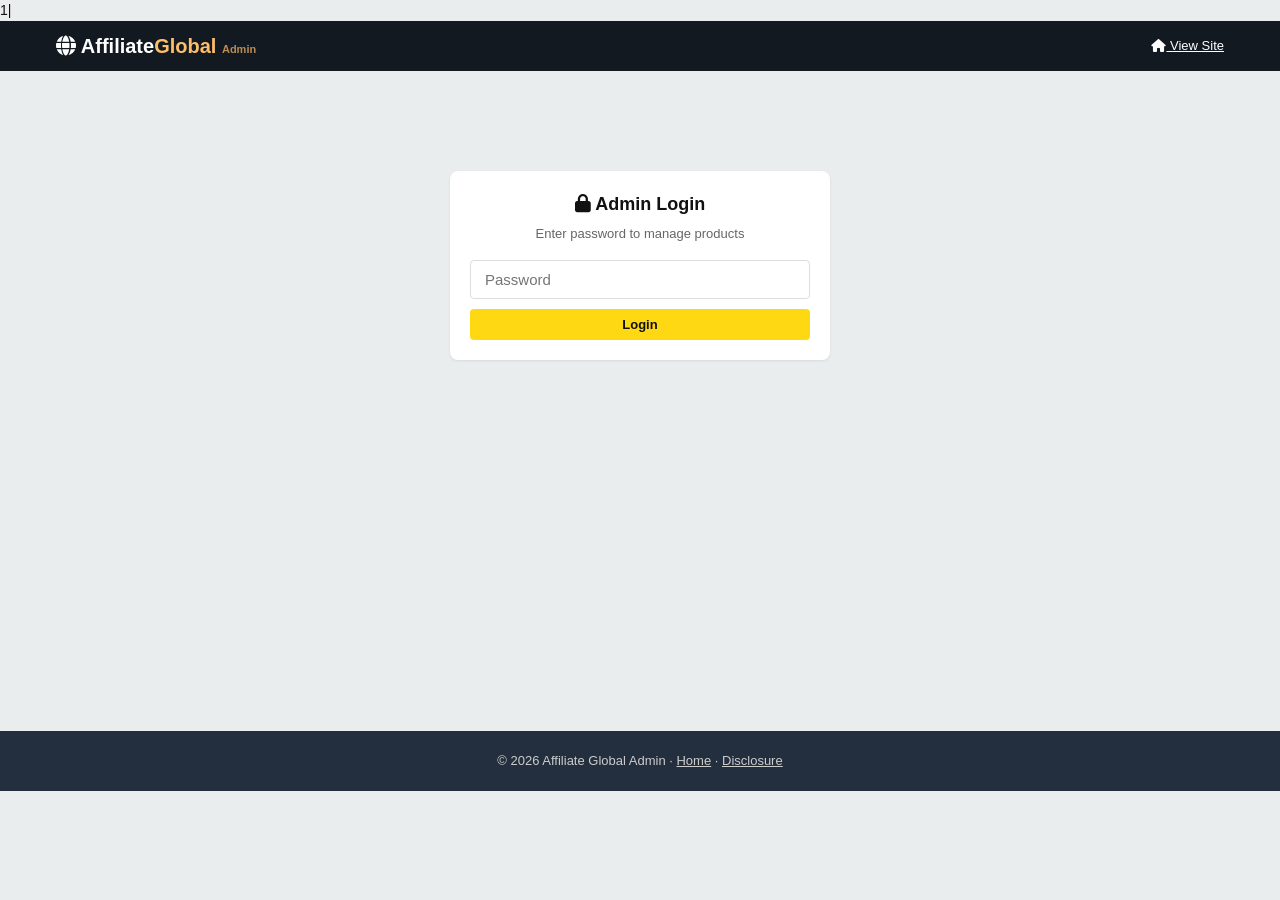
<file: pages/admin.html>
1|<!DOCTYPE html>
<html lang="en">
<head>
<meta charset="UTF-8">
<meta name="viewport" content="width=device-width, initial-scale=1.0">
<title>Admin Panel - Affiliate Global</title>
<link rel="stylesheet" href="https://cdnjs.cloudflare.com/ajax/libs/font-awesome/6.5.0/css/all.min.css">
<style>
*{margin:0;padding:0;box-sizing:border-box}
body{font-family:Arial,sans-serif;background:#eaeded;color:#111;font-size:14px;line-height:1.5}
.container{max-width:1200px;margin:0 auto;padding:0 16px}
.top{background:#131921;color:#fff;padding:10px 0}
.top .container{display:flex;justify-content:space-between;align-items:center}
.logo{font-size:20px;font-weight:700}
.logo span{color:#febd69}
.top a{color:#fff;font-size:13px}
.card{background:#fff;border-radius:8px;padding:20px;margin:16px 0;box-shadow:0 1px 3px rgba(0,0,0,0.08)}
.card h2{font-size:18px;margin-bottom:12px}
.card h3{font-size:15px;margin-bottom:8px}
table{width:100%;border-collapse:collapse;font-size:13px}
th{background:#f5f5f5;padding:10px 12px;text-align:left;font-weight:600;border-bottom:2px solid #ddd}
td{padding:10px 12px;border-bottom:1px solid #eee;vertical-align:middle}
tr:hover td{background:#f9f9f9}
table img{width:40px;height:40px;object-fit:cover;border-radius:4px}
.wrap{overflow-x:auto}
.f2{display:grid;grid-template-columns:1fr 1fr;gap:12px}
.f2 .w{grid-column:1/-1}
.fg{margin-bottom:10px}
.fg label{display:block;font-size:13px;font-weight:500;margin-bottom:3px}
.fg input,.fg select,.fg textarea{width:100%;padding:8px 12px;border:1px solid #ddd;border-radius:4px;font-size:14px;outline:none}
.fg input:focus,.fg select:focus,.fg textarea:focus{border-color:#007185}
.fg textarea{resize:vertical;min-height:70px;font-size:13px}
.btn{display:inline-flex;align-items:center;gap:6px;padding:8px 16px;border:none;border-radius:4px;font-size:13px;font-weight:600;cursor:pointer;text-decoration:none;font-family:inherit}
.btn-p{background:#ffd814;color:#111}
.btn-p:hover{background:#f7ca00}
.btn-o{background:#fff;color:#007185;border:1px solid #007185}
.btn-o:hover{background:#f0f8ff}
.btn-r{background:#ef4444;color:#fff}
.btn-r:hover{background:#dc2626}
.btn-s{background:#007185;color:#fff}
.btn-s:hover{background:#005f6b}
.btn-sm{padding:5px 10px;font-size:12px}
.modal{display:none;position:fixed;inset:0;background:rgba(0,0,0,0.5);z-index:600;align-items:center;justify-content:center;padding:20px}
.modal.a{display:flex}
.mc{background:#fff;border-radius:8px;max-width:680px;width:100%;max-height:90vh;overflow-y:auto;padding:24px}
.mh{display:flex;justify-content:space-between;align-items:center;margin-bottom:16px}
.mh h3{margin:0;font-size:17px}
.close{background:none;border:none;font-size:20px;cursor:pointer;color:#999}
.toast{position:fixed;bottom:70px;left:50%;transform:translateX(-50%);padding:10px 24px;border-radius:4px;font-size:14px;z-index:999;color:#fff}
.toast.g{background:#00a650}
.toast.r{background:#ef4444}
.toast.i{background:#333}
.bdg{display:inline-block;padding:2px 8px;border-radius:3px;font-size:11px;font-weight:600;color:#fff}
.ac{display:flex;gap:12px;align-items:center;flex-wrap:wrap;justify-content:space-between}
.login{max-width:380px;margin:80px auto;text-align:center}
.login h2{margin-bottom:6px}
.login p{color:#666;margin-bottom:16px;font-size:13px}
.login input{width:100%;padding:10px 14px;border:1px solid #ddd;border-radius:4px;font-size:15px;margin-bottom:10px}
.login .btn{width:100%;justify-content:center}
.gh{display:flex;gap:10px;align-items:center;flex-wrap:wrap}
.gh input{flex:1;min-width:200px;padding:8px 12px;border:1px solid #ddd;border-radius:4px;font-size:13px}
.st{display:inline-flex;align-items:center;gap:4px;font-size:12px;padding:3px 10px;border-radius:4px}
.st.g{background:#d1fae5;color:#00a650}
.st.r{background:#fee2e2;color:#ef4444}
.footer{background:#232f3e;color:#ccc;padding:20px 0;margin-top:30px;text-align:center;font-size:13px}
.footer a{color:#ccc}
@media(max-width:768px){.f2{grid-template-columns:1fr}}
</style>
</head>
<body>
<div class="top">
  <div class="container">
    <div class="logo"><i class="fas fa-globe"></i> Affiliate<span>Global</span> <span style="font-size:11px;opacity:.7">Admin</span></div>
    <div><a href="../index.html"><i class="fas fa-home"></i> View Site</a></div>
  </div>
</div>
<div class="container" style="padding:20px 12px;min-height:70vh">
  <!-- LOGIN -->
  <div id="login" class="card login">
    <h2><i class="fas fa-lock"></i> Admin Login</h2>
    <p>Enter password to manage products</p>
    <input type="password" id="pwd" placeholder="Password">
    <p id="lerr" style="color:#ef4444;font-size:13px;display:none;">Wrong password</p>
    <button class="btn btn-p" id="lbtn">Login</button>
  </div>

  <!-- DASHBOARD -->
  <div id="dash" style="display:none">
  <!-- GITHUB -->
  <div class="card">
    <div class="gh">
      <div style="flex:1">
        <h3><i class="fab fa-github"></i> GitHub Auto-Commit</h3>
        <p style="color:#666;font-size:12px;margin:2px 0 0">
          <span id="ts" class="st r"><i class="fas fa-times-circle"></i> No token</span>
          <span style="margin-left:8px">Repo: Tranquan19/affiliate-global</span>
        </p>
        <p style="color:#c45500;font-size:11px;margin:4px 0 0"><i class="fas fa-info-circle"></i> Token luu tren trinh duyet nay. Nhập lại trên điện thoại.</p>
        <p style="font-size:11px;margin:4px 0 0"><a href="#" id="syncLink" style="color:#007185"><i class="fas fa-sync"></i> Refresh from GitHub</a></p>
      </div>
      <input type="password" id="tok" placeholder="Paste GitHub token..." autocomplete="off">
      <button class="btn btn-p btn-sm" id="stok">Set</button>
      <button class="btn btn-o btn-sm" id="ctok" style="display:none">Clear</button>
    </div>
  </div>

    <!-- PRODUCTS -->
    <div class="card">
      <div class="ac">
        <div>
          <h2 style="margin:0"><i class="fas fa-boxes"></i> Products</h2>
          <p style="color:#666;font-size:12px;margin:2px 0 0"><span id="pc">0</span> products</p>
        </div>
        <button class="btn btn-p" id="addb"><i class="fas fa-plus"></i> Add Product</button>
      </div>
    </div>
    <div class="card" style="padding:12px 20px">
      <div class="wrap">
        <table>
          <thead><tr>
            <th style="width:44px">Img</th><th>Name</th><th>Brand</th><th>Category</th><th style="width:85px">Price</th><th>Badge</th><th style="width:70px">Buy</th><th style="width:90px">Actions</th>
          </tr></thead>
          <tbody id="tb"></tbody>
        </table>
      </div>
    </div>
  </div>
</div>
<!-- MODAL -->
<div class="modal" id="pm">
  <div class="mc">
    <div class="mh"><h3 id="mt">Add Product</h3><button class="close" id="cmb">&times;</button></div>
    <form id="pf">
      <input type="hidden" id="ei">
      <div class="f2">
        <div class="fg"><label>Name *</label><input type="text" id="fn" required></div>
        <div class="fg"><label>Brand</label><input type="text" id="fb" value="Apple"></div>
        <div class="fg"><label>Category *</label>
          <select id="fc">
            <option value="smartphones">Smartphones</option><option value="laptops">Laptops</option>
            <option value="tablets">Tablets</option><option value="audio">Audio</option>
            <option value="wearables">Wearables</option><option value="accessories">Accessories</option>
          </select>
        </div>
        <div class="fg"><label>Badge</label>
          <select id="fba">
            <option value="">None</option><option value="Best Seller">Best Seller</option>
            <option value="New">New</option><option value="Sale">Sale</option>
          </select>
        </div>
        <div class="fg"><label>Price ($) *</label><input type="number" id="fp" step="0.01" min="0" required></div>
        <div class="fg"><label>Original ($)</label><input type="number" id="fo" step="0.01" min="0" value="0"></div>
        <div class="fg w"><label>Image URL *</label>
          <div style="display:flex;gap:8px;align-items:center">
            <input type="url" id="fi" placeholder="https://images.unsplash.com/photo-..." style="flex:1">
            <button type="button" class="btn btn-o btn-sm" id="upImgBtn" style="white-space:nowrap"><i class="fas fa-upload"></i> Upload</button>
          </div>
          <div id="imgPreview" style="margin-top:6px;display:none"><img style="max-width:120px;max-height:120px;border-radius:4px;border:1px solid var(--border)"></div>
          <input type="file" id="upImgInput" accept="image/*" style="display:none">
        </div>
        <div class="fg w"><label>More Images (one per line)</label><textarea id="fim" rows="2" placeholder="https://..."></textarea></div>
        <div class="fg w"><label>Affiliate Link</label><input type="url" id="fal" placeholder="https://amazon.com/dp/EXAMPLE?tag=affiliateglobal-20"></div>
        <div class="fg w"><label>Description</label><textarea id="fd" rows="5" placeholder="Product description..."></textarea></div>
        <div class="fg w"><label>Features (one per line)</label><textarea id="ff" rows="3"></textarea></div>
      </div>
      <div style="display:flex;gap:8px;justify-content:flex-end;margin-top:14px">
        <button type="button" class="btn btn-o" id="cab">Cancel</button>
        <button type="submit" class="btn btn-s" id="sbtn"><i class="fas fa-save"></i> Save Product</button>
      </div>
    </form>
  </div>
</div>
<!-- DELETE -->
<div class="modal" id="dm">
  <div class="mc" style="max-width:380px">
    <h3 style="margin-bottom:12px">Delete Product</h3>
    <p id="dmsg" style="margin-bottom:20px">Are you sure?</p>
    <div style="display:flex;gap:8px;justify-content:flex-end">
      <button class="btn btn-o" id="cdb">Cancel</button>
      <button class="btn btn-r" id="ddb"><i class="fas fa-trash"></i> Delete</button>
    </div>
  </div>
</div>
<div class="footer">
  <div class="container">
    <p>&copy; 2026 Affiliate Global Admin &middot; <a href="../index.html">Home</a> &middot; <a href="affiliate-disclosure.html">Disclosure</a></p>
  </div>
</div>
<script>
(function(){
  const G = 'ag_github_token', R = 'Tranquan19/affiliate-global', B = 'main', F = 'assets/js/products.js';
  var products = [], delId = null, token = localStorage.getItem(G)||'', sha = null;
  function $(i){return document.getElementById(i)}
  function e(s){var d=document.createElement('div');d.textContent=s;return d.innerHTML}
  function t(m,c){var x=document.createElement('div');x.className='toast '+(c||'i');x.textContent=m;document.body.appendChild(x);setTimeout(function(){x.style.opacity='0';x.style.transition='opacity 0.3s';setTimeout(function(){x.remove()},300)},3000)}
  function di(c){return c==='smartphones'?'https://images.unsplash.com/photo-1598327105666-5b893f1a5f2a?w=400':c==='laptops'?'https://images.unsplash.com/photo-1496181133206-80ce9b88a853?w=400':c==='tablets'?'https://images.unsplash.com/photo-1546868871-af0de0ae72c3?w=400':c==='audio'?'https://images.unsplash.com/photo-1505740420928-5e560c06d30e?w=400':c==='wearables'?'https://images.unsplash.com/photo-1523275335684-37898b6baf30?w=400':'https://images.unsplash.com/photo-1496171367470-9ed9a91ea931?w=400'}
  function gid(n){return n.toLowerCase().replace(/[^a-z0-9]+/g,'-').replace(/^-|-$/g,'').substring(0,40)+'-'+Date.now().toString(36)}
  function D(){return[
    {id:'iphone16-pro-max',name:'iPhone 16 Pro Max',brand:'Apple',cat:'smartphones',price:1199,old:1299,img:'https://images.unsplash.com/photo-1695048133142-3a8a4b9b3b9b?w=400',rating:4.8,rev:1245,badge:'Best Seller'},
    {id:'samsung-s25-ultra',name:'Samsung Galaxy S25 Ultra',brand:'Samsung',cat:'smartphones',price:1299,old:1399,img:'https://images.unsplash.com/photo-1592286927505-1a2513b5d2e5?w=400',rating:4.7,rev:892,badge:'New'},
    {id:'macbook-pro-m4',name:'MacBook Pro M4 Max',brand:'Apple',cat:'laptops',price:2499,old:2699,img:'https://images.unsplash.com/photo-1517694712202-14dd9538aa97?w=400',rating:4.9,rev:756,badge:'Best Seller'},
    {id:'dell-xps-16',name:'Dell XPS 16',brand:'Dell',cat:'laptops',price:1899,old:2099,img:'https://images.unsplash.com/photo-1593642632823-8f785ba67e45?w=400',rating:4.6,rev:432,badge:'Sale'},
    {id:'ipad-pro-m4',name:'iPad Pro M4 13"',brand:'Apple',cat:'tablets',price:1299,img:'https://images.unsplash.com/photo-1546868871-af0de0ae72c3?w=400',rating:4.8,rev:567,badge:'New'},
    {id:'airpods-pro-3',name:'AirPods Pro 3',brand:'Apple',cat:'audio',price:249,img:'https://images.unsplash.com/photo-1583394838336-f7c6e6f6c8b6?w=400',rating:4.7,rev:1234,badge:'Best Seller'},
    {id:'sony-wh1000xm6',name:'Sony WH-1000XM6',brand:'Sony',cat:'audio',price:349,img:'https://images.unsplash.com/photo-1505740420928-5e560c06d30e?w=400',rating:4.7,rev:678},
    {id:'google-pixel-10',name:'Google Pixel 10 Pro',brand:'Google',cat:'smartphones',price:999,img:'https://images.unsplash.com/photo-1598327105666-5b893f1a5f2a?w=400',rating:4.5,rev:234},
    {id:'watch-ultra-3',name:'Apple Watch Ultra 3',brand:'Apple',cat:'wearables',price:899,img:'https://images.unsplash.com/photo-1523275335684-37898b6baf30?w=400',rating:4.8,rev:345,badge:'New'},
    {id:'xiaomi-15-ultra',name:'Xiaomi 15 Ultra',brand:'Xiaomi',cat:'smartphones',price:899,old:999,img:'https://images.unsplash.com/photo-1598327105666-5b893f1a5f2a?w=400',rating:4.6,rev:189,badge:'Sale'},
    // AI Tools
    {id:'jasper-ai',name:'Jasper AI',brand:'Jasper',cat:'ai-tools',price:49,img:'https://images.unsplash.com/photo-1677442136019-21780ecad995?w=400',rating:4.8,rev:1234,badge:'Best Seller',affiliateLink:'#'},
    {id:'writesonic',name:'WriteSonic',brand:'WriteSonic',cat:'ai-tools',price:19,img:'https://images.unsplash.com/photo-1611162616305-c69b3fa7fbe0?w=400',rating:4.6,rev:892,badge:'Best Seller',affiliateLink:'#'},
    {id:'synthesia',name:'Synthesia',brand:'Synthesia',cat:'ai-tools',price:29,img:'https://images.unsplash.com/photo-1611532736597-de2d4265fba3?w=400',rating:4.7,rev:567,badge:'New',affiliateLink:'#'},
    {id:'notion-ai',name:'Notion AI',brand:'Notion',cat:'ai-tools',price:20,img:'https://images.unsplash.com/photo-1686191128892-3e1f4f6f72f6?w=400',rating:4.9,rev:2345,badge:'Best Seller',affiliateLink:'#'},
    {id:'pictory-ai',name:'Pictory AI',brand:'Pictory',cat:'ai-tools',price:19,img:'https://images.unsplash.com/photo-1611532736597-de2d4265fba3?w=400',rating:4.5,rev:345,badge:'',affiliateLink:'#'}
  ]}
  // GITHUB
  function ut(){
    var s=$('ts')
    if(token){s.className='st g';s.innerHTML='<i class="fas fa-check-circle"></i> Token set';$('ctok').style.display='';$('stok').textContent='Update'}
    else{s.className='st r';s.innerHTML='<i class="fas fa-times-circle"></i> No token';$('ctok').style.display='none';$('stok').textContent='Set'}
  }
  async function fg(){
    if(!token) return
    try{
      var r=await fetch('https://api.github.com/repos/'+R+'/contents/'+F+'?ref='+B,{headers:{'Authorization':'Bearer '+token,'Accept':'application/vnd.github.v3+json'}})
      if(!r.ok){t('GitHub: '+r.status,'r');return}
        var d=await r.json();sha=d.sha
        var rx=await fetch(d.download_url),tx=await rx.text()
        var m=tx.match(/const\s+products\s*=\s*(\[[\s\S]*?\]);/)
        if(m){var p=JSON.parse(m[1]);if(p.length){
          // Normalize field names from products.js format
          p.forEach(function(x){
            if(x.category && !x.cat)x.cat=x.category
            if(x.originalPrice && !x.old)x.old=x.originalPrice
            if(x.description && !x.desc)x.desc=x.description
            if(x.image && !x.img)x.img=x.image
            if(x.reviews && !x.rev)x.rev=x.reviews
            if(typeof x.id==='number')x.id=String(x.id)
          })
          products=p;render();t('Loaded '+products.length+' products','g');saveL();return}}
    }catch(e){}
    loadLocal()
  }
  async function cm(msg){
    if(!token) return
    $('sbtn').disabled=true;$('sbtn').innerHTML='<i class="fas fa-spinner fa-spin"></i> Sending...'
    try{
      sha=null
      var r=await fetch('https://api.github.com/repos/'+R+'/contents/'+F+'?ref='+B,{headers:{'Authorization':'Bearer '+token,'Accept':'application/vnd.github.v3+json'}})
      if(r.ok){var d=await r.json();sha=d.sha}
      var js='// Affiliate Global\nconst products = '+JSON.stringify(function(){
        // Normalize to products.js format for compatibility
        return products.map(function(x){
          var o={}
          for(var k in x){
            if(k==='cat')o.category=x[k]
            else if(k==='old')o.originalPrice=x[k]
            else if(k==='desc')o.description=x[k]
            else if(k==='img')o.image=x[k]
            else if(k==='rev')o.reviews=x[k]
            else o[k]=x[k]
          }
          return o
        })
      }(),null,2)+';\n\nfunction getProductById(id){return products.find(function(p){return p.id===id})||null}\nfunction getProductsByCategory(cat){return products.filter(function(p){return p.category===cat})}\n'
      var b={message:msg,content:btoa(unescape(encodeURIComponent(js))),branch:B};if(sha)b.sha=sha
      var r2=await fetch('https://api.github.com/repos/'+R+'/contents/'+F,{method:'PUT',headers:{'Authorization':'Bearer '+token,'Accept':'application/vnd.github.v3+json','Content-Type':'application/json'},body:JSON.stringify(b)})
      if(r2.ok){var d2=await r2.json();sha=d2.content?d2.content.sha:null;t('Committed!','g')}
      else{
        var e2=await r2.json()
        // Retry once if SHA mismatch (stale SHA)
        if(e2.message && e2.message.indexOf('does not match')>=0){
          var r3=await fetch('https://api.github.com/repos/'+R+'/contents/'+F+'?ref='+B,{headers:{'Authorization':'Bearer '+token,'Accept':'application/vnd.github.v3+json'}})
          if(r3.ok){var d3=await r3.json();sha=d3.sha}
          b.sha=sha
          var r4=await fetch('https://api.github.com/repos/'+R+'/contents/'+F,{method:'PUT',headers:{'Authorization':'Bearer '+token,'Accept':'application/vnd.github.v3+json','Content-Type':'application/json'},body:JSON.stringify(b)})
          if(r4.ok){var d4=await r4.json();sha=d4.content?d4.content.sha:null;t('Committed!','g')}
          else{var e4=await r4.json();t('Error: '+(e4.message||r4.status),'r')}
        }else{
          t('Error: '+(e2.message||r2.status),'r')
        }
      }
    }catch(e){t('Failed: '+e.message,'r')}
    finally{$('sbtn').disabled=false;$('sbtn').innerHTML='<i class="fas fa-save"></i> Save Product'}
  }
  // LOCAL
  function loadLocal(){
    try{var s=localStorage.getItem('ag_products');products=s?JSON.parse(s):D()}catch(e){products=D()}
    render()
  }
  function saveL(){localStorage.setItem('ag_products',JSON.stringify(products))}
  async function sc(msg){saveL();render();if(token) await cm(msg);else t('Saved locally','i')}
  // RENDER
  function render(){
    var tb=$('tb');$('pc').textContent=products.length
    if(!products.length){tb.innerHTML='<tr><td colspan="7" style="text-align:center;padding:40px;color:#999">No products</td></tr>';return}
    tb.innerHTML=''
    products.forEach(function(p){
      var b=p.badge?'<span class="bdg" style="background:'+(p.badge==='Sale'?'#c45500':p.badge==='New'?'#067d62':'#007185')+'">'+e(p.badge)+'</span>':'-'
      var tr=document.createElement('tr')
      tr.innerHTML='<td><img src="'+(p.img||di(p.cat||p.category))+'" loading="lazy"></td>'+
        '<td><strong>'+e(p.name)+'</strong><br><small style="color:#999">'+e(p.id)+'</small></td>'+
        '<td>'+e(p.brand)+'</td>'+
        '<td>'+(p.cat||p.category)+'</td>'+
        '<td style="color:#b12704;font-weight:600">$'+(p.price||0).toLocaleString()+'</td>'+
        '<td>'+b+'</td>'+
        '<td>'+(p.affiliateLink?'<a href="'+e(p.affiliateLink)+'" target="_blank" rel="noopener" class="btn btn-sm btn-s" style="padding:4px 10px;font-size:11px"><i class="fas fa-external-link-alt"></i> Buy</a>':'<span style="color:#999;font-size:11px">-</span>')+'</td>'+
        '<td><button class="btn btn-p btn-sm eb" data-id="'+e(p.id)+'"><i class="fas fa-edit"></i></button> '+
        '<button class="btn btn-r btn-sm db" data-id="'+e(p.id)+'"><i class="fas fa-trash"></i></button></td>'
      tb.appendChild(tr)
    })
    tb.querySelectorAll('.eb').forEach(function(b){b.onclick=function(){edit(b.dataset.id)}})
    tb.querySelectorAll('.db').forEach(function(b){b.onclick=function(){del(b.dataset.id)}})
  }
  function edit(id){
    var p=products.find(function(x){return x.id===id});if(!p)return
    $('mt').textContent='Edit Product';$('ei').value=p.id
    $('fn').value=p.name||'';$('fb').value=p.brand||'';$('fc').value=p.cat||p.category||'smartphones'
    $('fp').value=p.price||'';$('fo').value=p.old||0
    $('fi').value=p.img||'';$('fim').value=(p.images||[]).join('\n')
    $('fd').value=p.desc||p.description||'';$('ff').value=(p.features||[]).join('\n')
    $('fba').value=p.badge||'';$('fal').value=p.affiliateLink||''
    var iv=$('fi').value
    if(iv.startsWith('data:image/')){var pv=$('imgPreview');pv.style.display='';pv.querySelector('img').src=iv}else{$('imgPreview').style.display='none'}
    $('pm').classList.add('a')
  }
  function del(id){
    delId=id;var p=products.find(function(x){return x.id===id})
    $('dmsg').textContent='Delete "'+(p?p.name:id)+'"?'
    $('dm').classList.add('a')
  }
  // INIT
  function init(){
    loadLocal();ut()
    // Auto-load from GitHub only on first visit (localStorage empty)
    if(!localStorage.getItem('ag_products') && token) fg()
    if(sessionStorage.getItem('ag_ad')){
      $('login').style.display='none';$('dash').style.display='block'
    }
    var pwd='admin123'
    $('lbtn').onclick=function(){
      if($('pwd').value===pwd){
        sessionStorage.setItem('ag_ad','1')
        $('login').style.display='none';$('dash').style.display='block'
        if(!localStorage.getItem('ag_products') && token) fg()
      }else{$('lerr').style.display='block'}
    }
    $('pwd').onkeydown=function(e){if(e.key==='Enter')$('lbtn').click()}
    // Token
    $('stok').onclick=function(){
      var t=$('tok').value.trim();if(!t){t('Enter token','r');return}
      token=t;localStorage.setItem(G,t);ut();$('tok').value='';t('Token saved','g');fg()
    }
    $('ctok').onclick=function(){token='';localStorage.removeItem(G);sha=null;ut();t('Token cleared','i')}
    $('syncLink').onclick=function(e){e.preventDefault();if(token)fg();else t('Set token first','r')}
    // Add
    $('addb').onclick=function(){
      $('mt').textContent='Add New Product';$('ei').value='';$('pf').reset();$('fo').value=0
      $('imgPreview').style.display='none'
      $('pm').classList.add('a')
    }
    // Modal close
    function cm(){var m=$('pm');m.classList.remove('a');$('imgPreview').style.display='none'}
    $('cmb').onclick=cm;$('cab').onclick=cm;$('pm').onclick=function(e){if(e.target===this)cm()}
    function cm2(){var m=$('dm');m.classList.remove('a')}
    $('cdb').onclick=cm2;$('dm').onclick=function(e){if(e.target===this)cm2()}
    // Delete confirm
    $('ddb').onclick=async function(){
      if(!delId) return
      var n=(products.find(function(p){return p.id===delId})||{}).name||delId
      products=products.filter(function(p){return p.id!==delId})
      delId=null;$('dm').classList.remove('a')
      await sc('Delete: '+n)
    }
    // Form submit
    $('pf').onsubmit=async function(e){
      e.preventDefault()
      var ei=$('ei').value,fn=$('fn').value.trim();if(!fn){t('Name required','r');return}
      var cat=$('fc').value
      var prd={
        id:ei||gid(fn),name:fn,brand:$('fb').value.trim()||'Generic',cat:cat,
        price:parseFloat($('fp').value)||0,
        old:parseFloat($('fo').value)||0,
        img:$('fi').value.trim()||di(cat),
        images:$('fim').value.split('\n').map(function(s){return s.trim()}).filter(Boolean),
        rating:ei?(products.find(function(x){return x.id===ei})||{}).rating||4.5:4.5,
        rev:ei?(products.find(function(x){return x.id===ei})||{}).rev||0:0,
        desc:$('fd').value.trim(),
        features:$('ff').value.split('\n').map(function(s){return s.trim()}).filter(Boolean),
        affiliateLink:$('fal').value.trim()||'',
        badge:$('fba').value||''
      }
      if(!prd.old)delete prd.old
      if(!prd.price)prd.price=0
      if(prd.images.length&&!prd.img)prd.img=prd.images[0]
      if(ei){products=products.map(function(p){return p.id===ei?prd:p});await sc('Update: '+prd.name)}
      else{products.push(prd);await sc('Add: '+prd.name)}
      $('pm').classList.remove('a')
    }

    // Image upload from device
    $('upImgBtn').onclick=function(){$('upImgInput').click()}
    $('upImgInput').onchange=function(){
      var f=this.files[0];if(!f)return
      var r=new FileReader()
      r.onload=function(e){
        var d=e.target.result
        $('fi').value=d
        var p=$('imgPreview');p.style.display='';p.querySelector('img').src=d
      }
      r.readAsDataURL(f)
    }
    $('fi').oninput=function(){
      var v=this.value.trim()
      if(v.startsWith('data:image/')){
        var p=$('imgPreview');p.style.display='';p.querySelector('img').src=v
      }else{$('imgPreview').style.display='none'}
    }
  }
  document.addEventListener('DOMContentLoaded',init)
})()
</script>
</body>
</html>
</file>
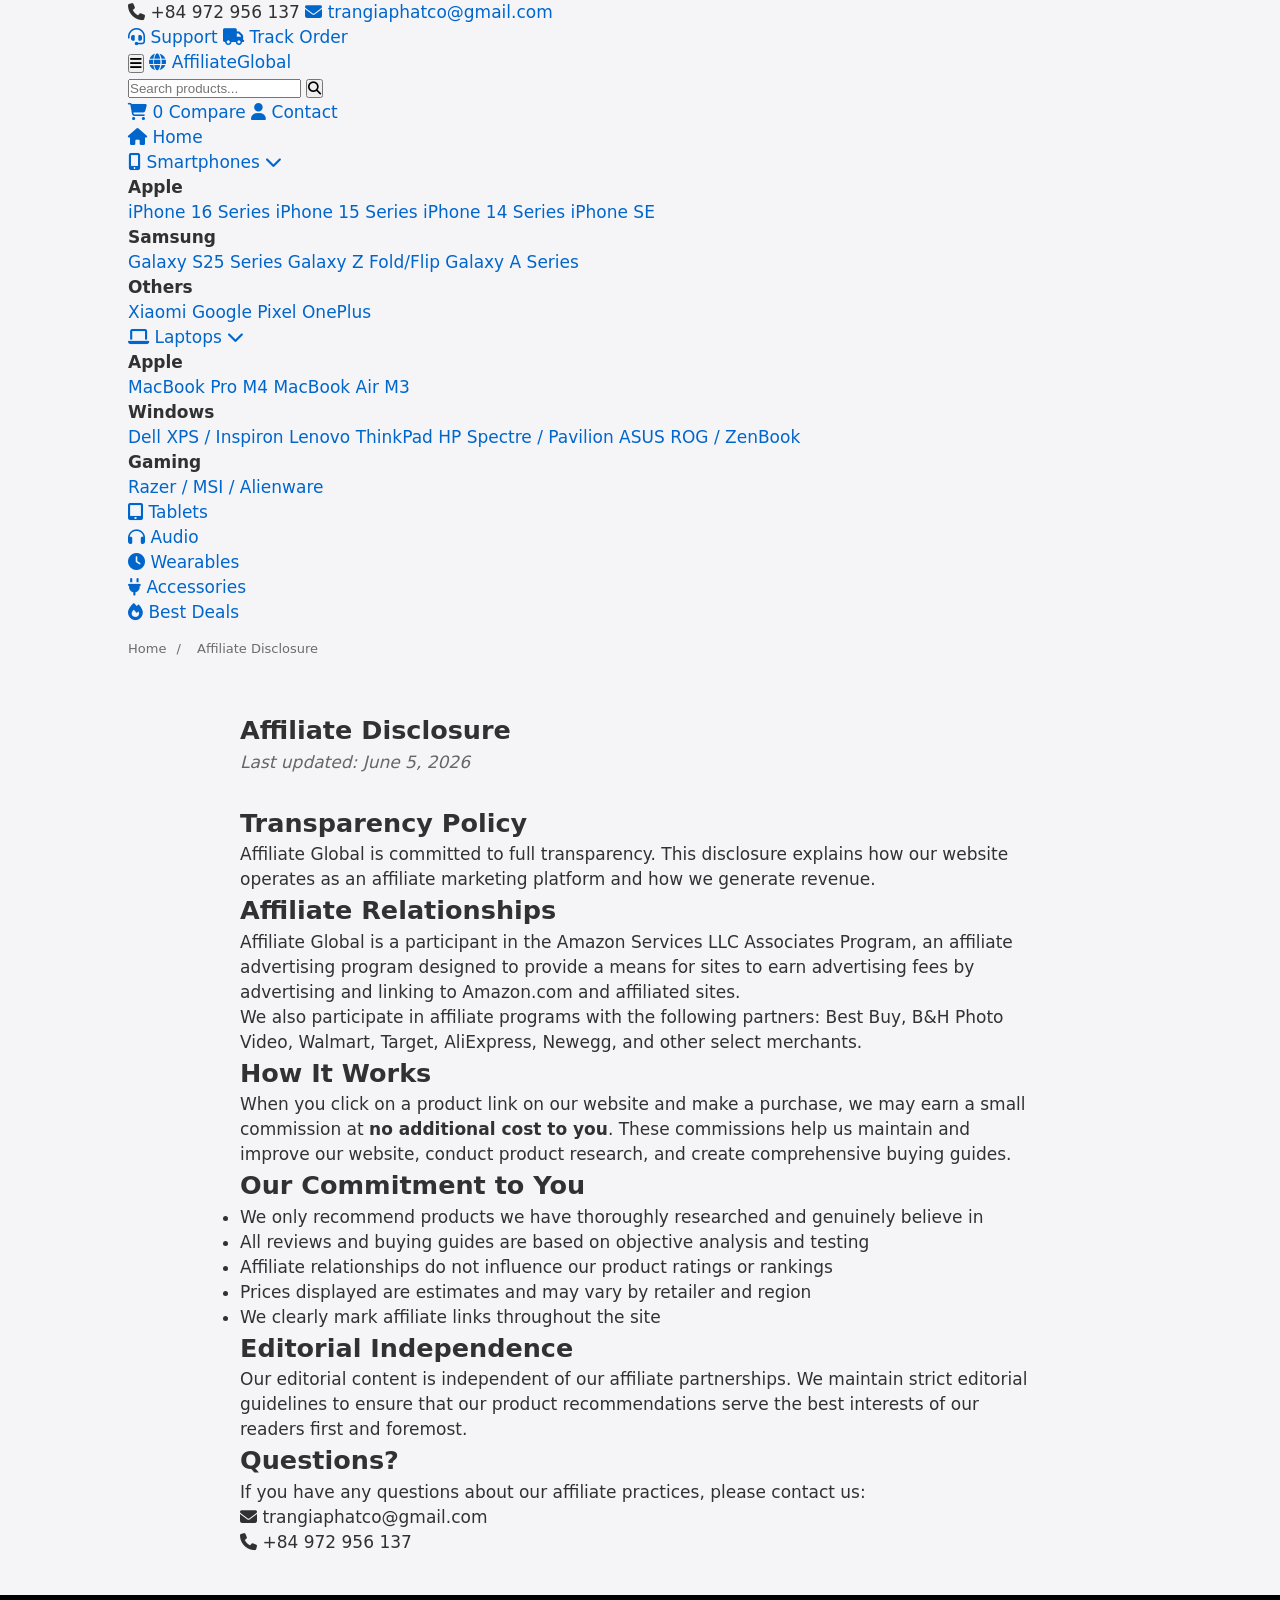
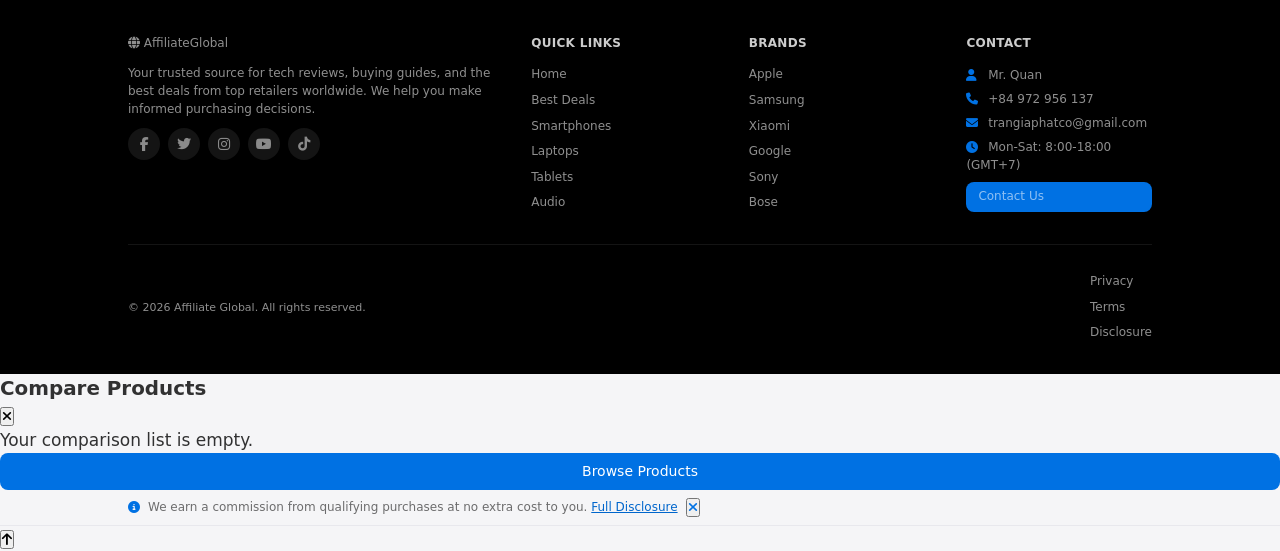
<file: pages/affiliate-disclosure.html>
<!DOCTYPE html>
<html lang="en">
<head>
    <meta charset="UTF-8">
    <meta name="viewport" content="width=device-width, initial-scale=1.0">
    <title>Affiliate Disclosure - Affiliate Global</title>
    <meta name="description" content="Affiliate disclosure and transparency policy for Affiliate Global. Learn how we earn commissions.">
    <link rel="stylesheet" href="../assets/css/style.css">
    <link rel="stylesheet" href="https://cdnjs.cloudflare.com/ajax/libs/font-awesome/6.5.0/css/all.min.css">
</head>
<body>

<!-- TOP BAR -->
<div class="top-bar">
    <div class="container">
        <div>
            <i class="fas fa-phone"></i> +84 972 956 137
            <a href="mailto:trangiaphatco@gmail.com"><i class="fas fa-envelope"></i> trangiaphatco@gmail.com</a>
        </div>
        <div>
            <a href="contact.html"><i class="fas fa-headset"></i> Support</a>
            <a href="#"><i class="fas fa-truck"></i> Track Order</a>
        </div>
    </div>
</div>

<!-- HEADER -->
<header class="header">
    <div class="container">
        <button class="menu-toggle" id="menuToggle"><i class="fas fa-bars"></i></button>
        <a href="../index.html" class="logo">
            <span class="logo-icon"><i class="fas fa-globe"></i></span>
            <span class="logo-text">Affiliate<span class="logo-highlight">Global</span></span>
        </a>
        <div class="search-bar">
            <form id="searchForm">
                <input type="text" id="searchInput" placeholder="Search products..." autocomplete="off">
                <button type="submit"><i class="fas fa-search"></i></button>
            </form>
            <div class="search-suggestions" id="searchSuggestions"></div>
        </div>
        <div class="header-actions">
            <a href="#" class="action-btn" id="cartBtn">
                <i class="fas fa-shopping-cart"></i>
                <span class="badge" id="cartCount">0</span>
                <span class="action-label">Compare</span>
            </a>
            <a href="contact.html" class="action-btn">
                <i class="fas fa-user"></i>
                <span class="action-label">Contact</span>
            </a>
        </div>
    </div>
</header>

<!-- NAV -->
<nav class="nav" id="mainNav">
    <div class="container">
        <div class="nav-item"><a href="../index.html"><i class="fas fa-home"></i> Home</a></div>
        <div class="nav-item dropdown-hover">
            <a href="category.html?cat=smartphones"><i class="fas fa-mobile-alt"></i> Smartphones <i class="fas fa-chevron-down"></i></a>
            <div class="dropdown-menu">
                <div class="dropdown-grid">
                    <div class="dropdown-col">
                        <h4>Apple</h4>
                        <a href="category.html?cat=iphone">iPhone 16 Series</a>
                        <a href="category.html?cat=iphone">iPhone 15 Series</a>
                        <a href="category.html?cat=iphone">iPhone 14 Series</a>
                        <a href="category.html?cat=iphone">iPhone SE</a>
                    </div>
                    <div class="dropdown-col">
                        <h4>Samsung</h4>
                        <a href="category.html?cat=samsung">Galaxy S25 Series</a>
                        <a href="category.html?cat=samsung">Galaxy Z Fold/Flip</a>
                        <a href="category.html?cat=samsung">Galaxy A Series</a>
                    </div>
                    <div class="dropdown-col">
                        <h4>Others</h4>
                        <a href="category.html?cat=xiaomi">Xiaomi</a>
                        <a href="category.html?cat=google">Google Pixel</a>
                        <a href="category.html?cat=oneplus">OnePlus</a>
                    </div>
                </div>
            </div>
        </div>
        <div class="nav-item dropdown-hover">
            <a href="category.html?cat=laptops"><i class="fas fa-laptop"></i> Laptops <i class="fas fa-chevron-down"></i></a>
            <div class="dropdown-menu">
                <div class="dropdown-grid">
                    <div class="dropdown-col">
                        <h4>Apple</h4>
                        <a href="category.html?cat=macbook">MacBook Pro M4</a>
                        <a href="category.html?cat=macbook">MacBook Air M3</a>
                    </div>
                    <div class="dropdown-col">
                        <h4>Windows</h4>
                        <a href="category.html?cat=dell">Dell XPS / Inspiron</a>
                        <a href="category.html?cat=lenovo">Lenovo ThinkPad</a>
                        <a href="category.html?cat=hp">HP Spectre / Pavilion</a>
                        <a href="category.html?cat=asus">ASUS ROG / ZenBook</a>
                    </div>
                    <div class="dropdown-col">
                        <h4>Gaming</h4>
                        <a href="category.html?cat=gaming">Razer / MSI / Alienware</a>
                    </div>
                </div>
            </div>
        </div>
        <div class="nav-item"><a href="category.html?cat=tablets"><i class="fas fa-tablet-alt"></i> Tablets</a></div>
        <div class="nav-item"><a href="category.html?cat=audio"><i class="fas fa-headphones"></i> Audio</a></div>
        <div class="nav-item"><a href="category.html?cat=wearables"><i class="fas fa-clock"></i> Wearables</a></div>
        <div class="nav-item"><a href="category.html?cat=accessories"><i class="fas fa-plug"></i> Accessories</a></div>
        <div class="nav-item"><a href="deals.html"><i class="fas fa-fire"></i> Best Deals</a></div>
    </div>
</nav>

<!-- MOBILE NAV -->
<div class="mobile-nav-overlay" id="mobileOverlay"></div>
<div class="mobile-nav" id="mobileNav">
    <div class="mobile-nav-header">
        <span>Menu</span>
        <button id="closeMenu"><i class="fas fa-times"></i></button>
    </div>
    <div class="mobile-nav-item"><a href="../index.html"><i class="fas fa-home"></i> Home</a></div>
    <div class="mobile-nav-item"><a href="category.html?cat=smartphones"><i class="fas fa-mobile-alt"></i> Smartphones</a></div>
    <div class="mobile-nav-item"><a href="category.html?cat=laptops"><i class="fas fa-laptop"></i> Laptops</a></div>
    <div class="mobile-nav-item"><a href="category.html?cat=tablets"><i class="fas fa-tablet-alt"></i> Tablets</a></div>
    <div class="mobile-nav-item"><a href="category.html?cat=audio"><i class="fas fa-headphones"></i> Audio</a></div>
    <div class="mobile-nav-item"><a href="category.html?cat=wearables"><i class="fas fa-clock"></i> Wearables</a></div>
    <div class="mobile-nav-item"><a href="category.html?cat=accessories"><i class="fas fa-plug"></i> Accessories</a></div>
    <div class="mobile-nav-item"><a href="deals.html"><i class="fas fa-fire"></i> Best Deals</a></div>
    <div class="mobile-nav-item"><a href="contact.html"><i class="fas fa-headset"></i> Contact</a></div>
</div>

<!-- MAIN CONTENT -->
<main class="main-content">
    <div class="container">
        <nav class="breadcrumbs">
            <a href="../index.html">Home</a> <span>/</span> <span>Affiliate Disclosure</span>
        </nav>
        <section class="policy-content" style="padding: 40px 0; max-width: 800px; margin: 0 auto;">
            <h1>Affiliate Disclosure</h1>
            <p style="color: #666; margin-bottom: 30px;"><em>Last updated: June 5, 2026</em></p>

            <h2>Transparency Policy</h2>
            <p>Affiliate Global is committed to full transparency. This disclosure explains how our website operates as an affiliate marketing platform and how we generate revenue.</p>

            <h2>Affiliate Relationships</h2>
            <p>Affiliate Global is a participant in the Amazon Services LLC Associates Program, an affiliate advertising program designed to provide a means for sites to earn advertising fees by advertising and linking to Amazon.com and affiliated sites.</p>
            <p>We also participate in affiliate programs with the following partners: Best Buy, B&amp;H Photo Video, Walmart, Target, AliExpress, Newegg, and other select merchants.</p>

            <h2>How It Works</h2>
            <p>When you click on a product link on our website and make a purchase, we may earn a small commission at <strong>no additional cost to you</strong>. These commissions help us maintain and improve our website, conduct product research, and create comprehensive buying guides.</p>

            <h2>Our Commitment to You</h2>
            <ul>
                <li>We only recommend products we have thoroughly researched and genuinely believe in</li>
                <li>All reviews and buying guides are based on objective analysis and testing</li>
                <li>Affiliate relationships do not influence our product ratings or rankings</li>
                <li>Prices displayed are estimates and may vary by retailer and region</li>
                <li>We clearly mark affiliate links throughout the site</li>
            </ul>

            <h2>Editorial Independence</h2>
            <p>Our editorial content is independent of our affiliate partnerships. We maintain strict editorial guidelines to ensure that our product recommendations serve the best interests of our readers first and foremost.</p>

            <h2>Questions?</h2>
            <p>If you have any questions about our affiliate practices, please contact us:</p>
            <p><i class="fas fa-envelope"></i> trangiaphatco@gmail.com</p>
            <p><i class="fas fa-phone"></i> +84 972 956 137</p>
        </section>
    </div>
</main>

<!-- FOOTER -->
<footer class="footer">
    <div class="container">
        <div class="footer-grid">
            <div class="footer-col">
                <div class="footer-logo">
                    <span class="logo-icon"><i class="fas fa-globe"></i></span>
                    <span class="logo-text">Affiliate<span class="logo-highlight">Global</span></span>
                </div>
                <p>Your trusted source for tech reviews, buying guides, and the best deals from top retailers worldwide. We help you make informed purchasing decisions.</p>
                <div class="footer-social">
                    <a href="#"><i class="fab fa-facebook-f"></i></a>
                    <a href="#"><i class="fab fa-twitter"></i></a>
                    <a href="#"><i class="fab fa-instagram"></i></a>
                    <a href="#"><i class="fab fa-youtube"></i></a>
                    <a href="#"><i class="fab fa-tiktok"></i></a>
                </div>
            </div>
            <div class="footer-col">
                <h4>Quick Links</h4>
                <a href="../index.html">Home</a>
                <a href="deals.html">Best Deals</a>
                <a href="category.html?cat=smartphones">Smartphones</a>
                <a href="category.html?cat=laptops">Laptops</a>
                <a href="category.html?cat=tablets">Tablets</a>
                <a href="category.html?cat=audio">Audio</a>
            </div>
            <div class="footer-col">
                <h4>Brands</h4>
                <a href="category.html?cat=apple">Apple</a>
                <a href="category.html?cat=samsung">Samsung</a>
                <a href="category.html?cat=xiaomi">Xiaomi</a>
                <a href="category.html?cat=google">Google</a>
                <a href="category.html?cat=sony">Sony</a>
                <a href="category.html?cat=bose">Bose</a>
            </div>
            <div class="footer-col">
                <h4>Contact</h4>
                <p><i class="fas fa-user"></i> Mr. Quan</p>
                <p><i class="fas fa-phone"></i> +84 972 956 137</p>
                <p><i class="fas fa-envelope"></i> trangiaphatco@gmail.com</p>
                <p><i class="fas fa-clock"></i> Mon-Sat: 8:00-18:00 (GMT+7)</p>
                <a href="contact.html" class="btn btn-sm btn-primary" style="margin-top:8px;">Contact Us</a>
            </div>
        </div>
        <div class="footer-bottom">
            <p>&copy; 2026 Affiliate Global. All rights reserved.</p>
            <div class="footer-links">
                <a href="privacy.html">Privacy</a>
                <a href="terms.html">Terms</a>
                <a href="affiliate-disclosure.html">Disclosure</a>
            </div>
        </div>
    </div>
</footer>

<!-- CART SIDEBAR -->
<div class="cart-overlay" id="cartOverlay"></div>
<div class="cart-sidebar" id="cartSidebar">
    <div class="cart-header">
        <h3>Compare Products</h3>
        <button class="close-cart" id="closeCart"><i class="fas fa-times"></i></button>
    </div>
    <div class="cart-items" id="cartItems">
        <p class="cart-empty">Your comparison list is empty.</p>
    </div>
    <div class="cart-footer">
        <a href="deals.html" class="btn btn-primary btn-block">Browse Products</a>
    </div>
</div>

<!-- DISCLAIMER -->
<div class="disclaimer" id="disclaimerBanner">
    <div class="container">
        <i class="fas fa-info-circle"></i>
        <span>We earn a commission from qualifying purchases at no extra cost to you. <a href="affiliate-disclosure.html">Full Disclosure</a></span>
        <button class="close-disclaimer" onclick="this.parentElement.parentElement.style.display='none'"><i class="fas fa-times"></i></button>
    </div>
</div>

<!-- BACK TO TOP -->
<button class="back-to-top" id="backToTop"><i class="fas fa-arrow-up"></i></button>

<script src="../assets/js/products.js"></script>
<script src="../assets/js/main.js"></script>
</body>
</html>
</file>
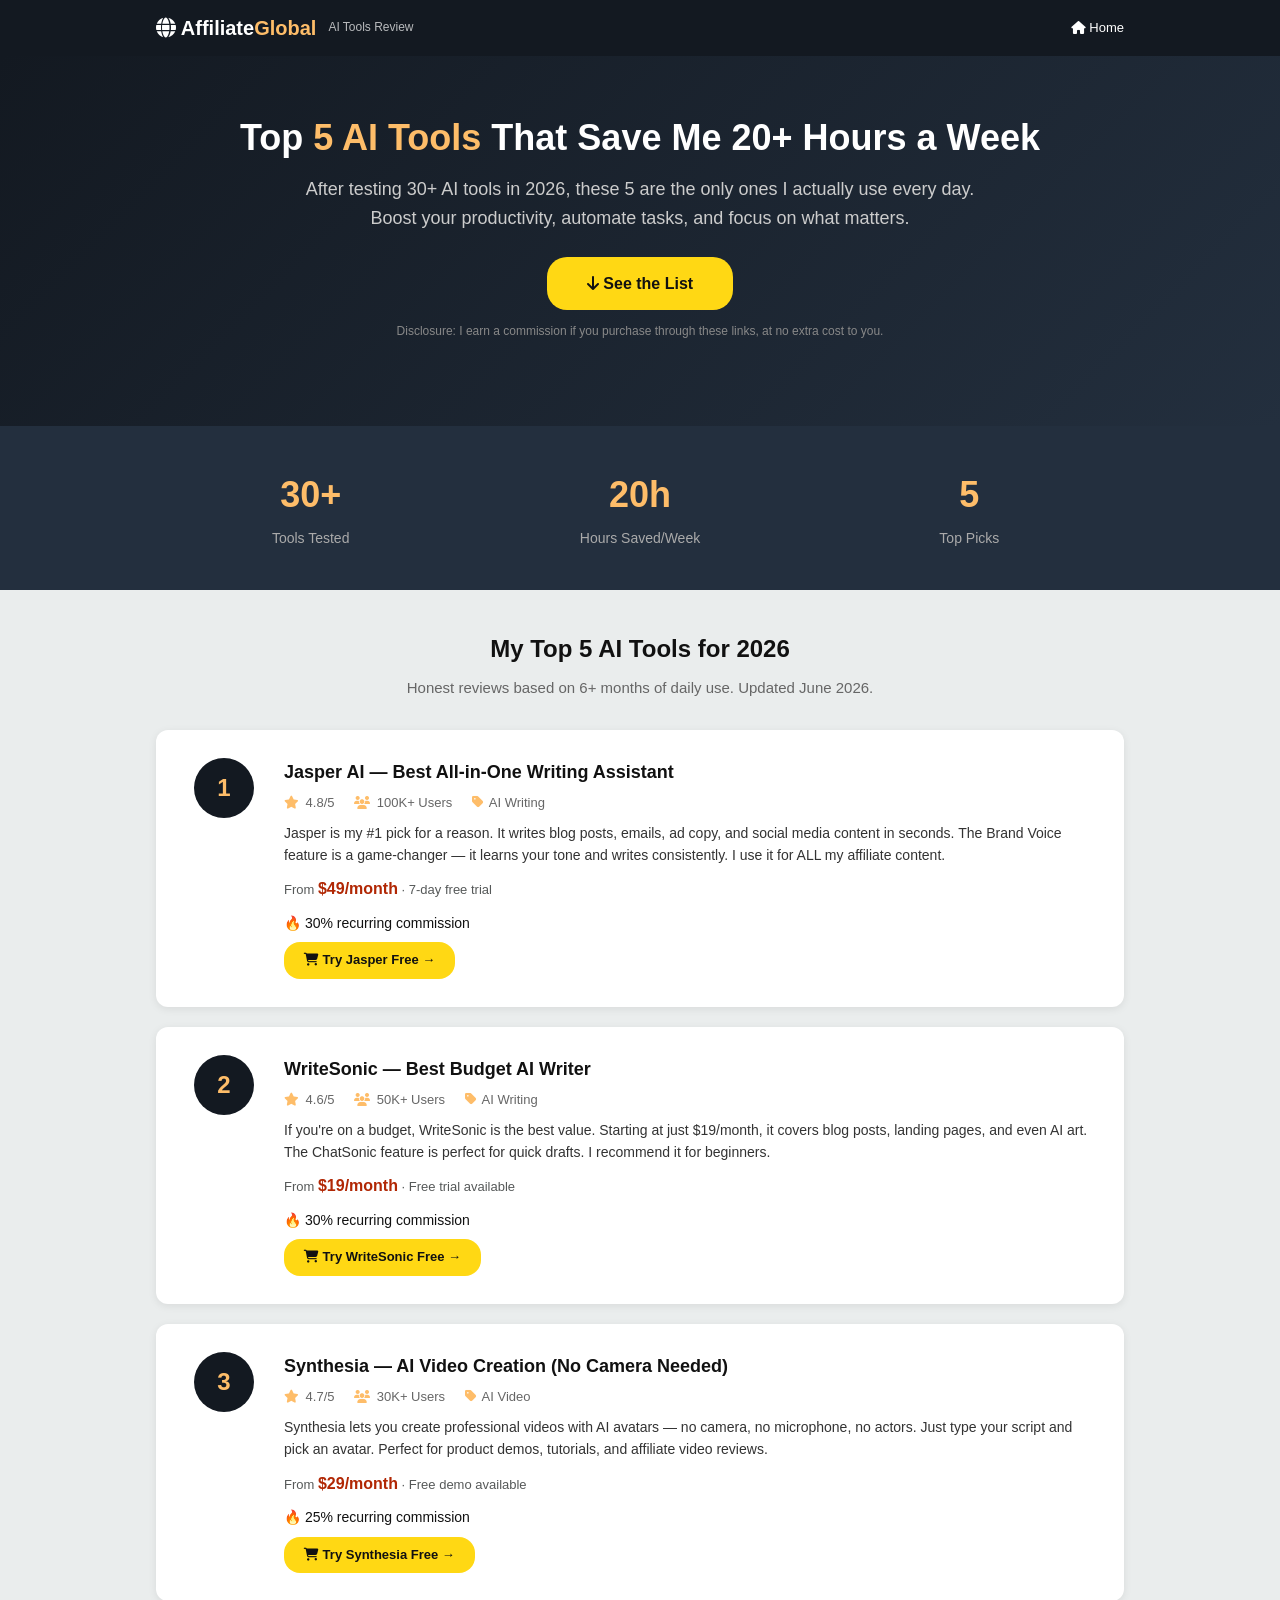
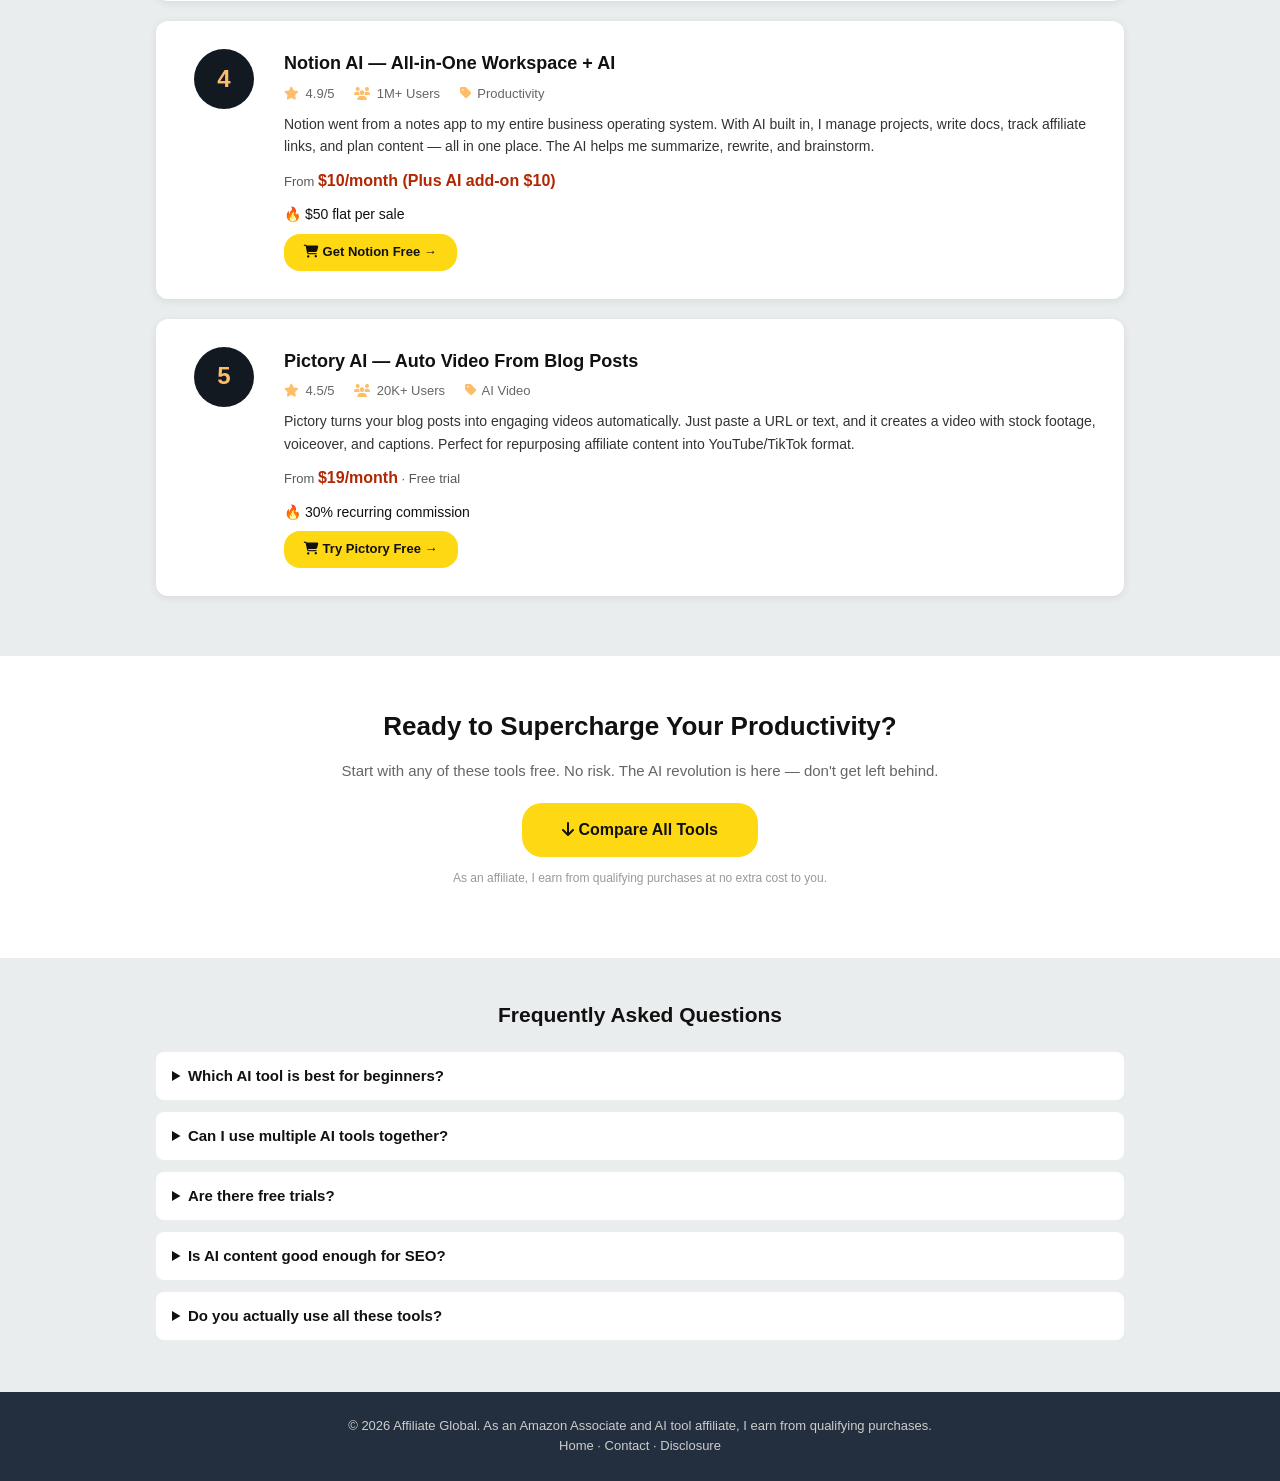
<file: pages/ai-tools.html>
<!DOCTYPE html>
<html lang="en">
<head>
<meta charset="UTF-8">
<meta name="viewport" content="width=device-width, initial-scale=1.0">
<title>Top AI Tools 2026 - Boost Productivity with AI | Affiliate Global</title>
<meta name="description" content="Discover the 5 best AI tools in 2026 that save you 20+ hours a week. Jasper, WriteSonic, Synthesia, Notion AI, and Pictory - tested and reviewed.">
<link rel="stylesheet" href="https://cdnjs.cloudflare.com/ajax/libs/font-awesome/6.5.0/css/all.min.css">
<style>
*{margin:0;padding:0;box-sizing:border-box}
body{font-family:Arial,sans-serif;background:#eaeded;color:#111;font-size:14px;line-height:1.6}
a{color:#007185;text-decoration:none}
a:hover{color:#c45500}
.container{max-width:1000px;margin:0 auto;padding:0 16px}

.top-bar{background:#131921;color:#fff;padding:12px 0}
.top-bar .container{display:flex;align-items:center;gap:12px}
.logo{font-size:20px;font-weight:700;color:#fff}
.logo span{color:#febd69}

.hero{background:linear-gradient(135deg,#131921 0%,#232f3e 100%);color:#fff;padding:60px 0;text-align:center}
.hero h1{font-size:36px;margin-bottom:16px;line-height:1.2}
.hero h1 span{color:#febd69}
.hero p{font-size:18px;color:#ccc;max-width:700px;margin:0 auto 24px}
.hero .btn{display:inline-block;background:#ffd814;color:#111;padding:14px 40px;border-radius:20px;font-size:16px;font-weight:700;text-decoration:none}
.hero .btn:hover{background:#f7ca00}
.hero .note{font-size:12px;color:#888;margin-top:12px}

.section{padding:40px 0}
.section h2{font-size:24px;margin-bottom:8px;text-align:center}
.section .sub{text-align:center;color:#666;margin-bottom:30px;font-size:15px}

.product-card{background:#fff;border-radius:12px;padding:28px;margin-bottom:20px;box-shadow:0 2px 8px rgba(0,0,0,0.08);display:grid;grid-template-columns:80px 1fr;gap:20px;align-items:start}
.product-card .rank{width:60px;height:60px;background:#131921;color:#febd69;border-radius:50%;display:flex;align-items:center;justify-content:center;font-size:24px;font-weight:700;margin:0 auto}
.product-card .info h3{font-size:18px;margin-bottom:6px}
.product-card .info h3 a{color:#111}
.product-card .info h3 a:hover{color:#007185}
.product-card .info .meta{color:#666;font-size:13px;margin-bottom:8px}
.product-card .info .meta span{margin-right:16px}
.product-card .info .meta i{color:#febd69;margin-right:3px}
.product-card .info .desc{font-size:14px;color:#333;margin-bottom:10px}
.product-card .info .price{font-size:13px;color:#565959;margin-bottom:10px}
.product-card .info .price strong{color:#b12704;font-size:16px}
.product-card .info .btn-buy{display:inline-block;background:#ffd814;color:#111;padding:8px 20px;border-radius:16px;font-size:13px;font-weight:600;text-decoration:none;margin-top:8px}
.product-card .info .btn-buy:hover{background:#f7ca00}

.stats{background:#232f3e;color:#fff;padding:40px 0;text-align:center}
.stats .grid{display:grid;grid-template-columns:repeat(3,1fr);gap:20px}
.stats .num{font-size:36px;font-weight:700;color:#febd69}
.stats .label{font-size:14px;color:#aaa;margin-top:4px}

.cta-section{background:#fff;padding:50px 0;text-align:center}
.cta-section h2{font-size:26px;margin-bottom:12px}
.cta-section p{color:#666;margin-bottom:20px;font-size:15px}
.cta-section .btn{display:inline-block;background:#ffd814;color:#111;padding:14px 40px;border-radius:20px;font-size:16px;font-weight:700;text-decoration:none}
.cta-section .btn:hover{background:#f7ca00}

.faq{padding:40px 0}
.faq details{margin-bottom:12px;background:#fff;border-radius:8px;padding:12px 16px;cursor:pointer}
.faq summary{font-weight:600;font-size:15px}
.faq details p{padding:10px 0 0;color:#565959;font-size:14px}

footer{background:#232f3e;color:#ccc;padding:24px 0;text-align:center;font-size:13px}
footer a{color:#ccc}
footer a:hover{color:#fff}

@media(max-width:768px){
  .hero h1{font-size:24px}
  .product-card{grid-template-columns:1fr;text-align:center}
  .product-card .rank{margin:0 auto}
  .stats .grid{grid-template-columns:1fr}
  .stats .num{font-size:28px}
}
</style>
</head>
<body>

<div class="top-bar">
  <div class="container">
    <a href="../index.html" class="logo"><i class="fas fa-globe"></i> Affiliate<span>Global</span></a>
    <span style="font-size:12px;opacity:.7">AI Tools Review</span>
    <a href="../index.html" style="margin-left:auto;color:#fff;font-size:13px"><i class="fas fa-home"></i> Home</a>
  </div>
</div>

<div class="hero">
  <div class="container">
    <h1>Top <span>5 AI Tools</span> That Save Me 20+ Hours a Week</h1>
    <p>After testing 30+ AI tools in 2026, these 5 are the only ones I actually use every day. Boost your productivity, automate tasks, and focus on what matters.</p>
    <a href="#products" class="btn"><i class="fas fa-arrow-down"></i> See the List</a>
    <p class="note">Disclosure: I earn a commission if you purchase through these links, at no extra cost to you.</p>
  </div>
</div>

<div class="stats">
  <div class="container">
    <div class="grid">
      <div><div class="num">30+</div><div class="label">Tools Tested</div></div>
      <div><div class="num">20h</div><div class="label">Hours Saved/Week</div></div>
      <div><div class="num">5</div><div class="label">Top Picks</div></div>
    </div>
  </div>
</div>

<div class="section" id="products">
  <div class="container">
    <h2>My Top 5 AI Tools for 2026</h2>
    <p class="sub">Honest reviews based on 6+ months of daily use. Updated June 2026.</p>

    <!-- Product 1: Jasper AI -->
    <div class="product-card">
      <div class="rank">1</div>
      <div class="info">
        <h3><a href="#" target="_blank" rel="noopener sponsored">Jasper AI — Best All-in-One Writing Assistant</a></h3>
        <div class="meta">
          <span><i class="fas fa-star"></i> 4.8/5</span>
          <span><i class="fas fa-users"></i> 100K+ Users</span>
          <span><i class="fas fa-tag"></i> AI Writing</span>
        </div>
        <div class="desc">Jasper is my #1 pick for a reason. It writes blog posts, emails, ad copy, and social media content in seconds. The Brand Voice feature is a game-changer — it learns your tone and writes consistently. I use it for ALL my affiliate content.</div>
        <div class="price">From <strong>$49/month</strong> &middot; 7-day free trial</div>
        <span class="commission">🔥 30% recurring commission</span><br>
        <a href="#" target="_blank" rel="noopener sponsored" class="btn-buy"><i class="fas fa-shopping-cart"></i> Try Jasper Free →</a>
      </div>
    </div>

    <!-- Product 2: WriteSonic -->
    <div class="product-card">
      <div class="rank">2</div>
      <div class="info">
        <h3><a href="#" target="_blank" rel="noopener sponsored">WriteSonic — Best Budget AI Writer</a></h3>
        <div class="meta">
          <span><i class="fas fa-star"></i> 4.6/5</span>
          <span><i class="fas fa-users"></i> 50K+ Users</span>
          <span><i class="fas fa-tag"></i> AI Writing</span>
        </div>
        <div class="desc">If you're on a budget, WriteSonic is the best value. Starting at just $19/month, it covers blog posts, landing pages, and even AI art. The ChatSonic feature is perfect for quick drafts. I recommend it for beginners.</div>
        <div class="price">From <strong>$19/month</strong> &middot; Free trial available</div>
        <span class="commission">🔥 30% recurring commission</span><br>
        <a href="#" target="_blank" rel="noopener sponsored" class="btn-buy"><i class="fas fa-shopping-cart"></i> Try WriteSonic Free →</a>
      </div>
    </div>

    <!-- Product 3: Synthesia -->
    <div class="product-card">
      <div class="rank">3</div>
      <div class="info">
        <h3><a href="#" target="_blank" rel="noopener sponsored">Synthesia — AI Video Creation (No Camera Needed)</a></h3>
        <div class="meta">
          <span><i class="fas fa-star"></i> 4.7/5</span>
          <span><i class="fas fa-users"></i> 30K+ Users</span>
          <span><i class="fas fa-tag"></i> AI Video</span>
        </div>
        <div class="desc">Synthesia lets you create professional videos with AI avatars — no camera, no microphone, no actors. Just type your script and pick an avatar. Perfect for product demos, tutorials, and affiliate video reviews.</div>
        <div class="price">From <strong>$29/month</strong> &middot; Free demo available</div>
        <span class="commission">🔥 25% recurring commission</span><br>
        <a href="#" target="_blank" rel="noopener sponsored" class="btn-buy"><i class="fas fa-shopping-cart"></i> Try Synthesia Free →</a>
      </div>
    </div>

    <!-- Product 4: Notion AI -->
    <div class="product-card">
      <div class="rank">4</div>
      <div class="info">
        <h3><a href="#" target="_blank" rel="noopener sponsored">Notion AI — All-in-One Workspace + AI</a></h3>
        <div class="meta">
          <span><i class="fas fa-star"></i> 4.9/5</span>
          <span><i class="fas fa-users"></i> 1M+ Users</span>
          <span><i class="fas fa-tag"></i> Productivity</span>
        </div>
        <div class="desc">Notion went from a notes app to my entire business operating system. With AI built in, I manage projects, write docs, track affiliate links, and plan content — all in one place. The AI helps me summarize, rewrite, and brainstorm.</div>
        <div class="price">From <strong>$10/month (Plus AI add-on $10)</strong></div>
        <span class="commission">🔥 $50 flat per sale</span><br>
        <a href="#" target="_blank" rel="noopener sponsored" class="btn-buy"><i class="fas fa-shopping-cart"></i> Get Notion Free →</a>
      </div>
    </div>

    <!-- Product 5: Pictory AI -->
    <div class="product-card">
      <div class="rank">5</div>
      <div class="info">
        <h3><a href="#" target="_blank" rel="noopener sponsored">Pictory AI — Auto Video From Blog Posts</a></h3>
        <div class="meta">
          <span><i class="fas fa-star"></i> 4.5/5</span>
          <span><i class="fas fa-users"></i> 20K+ Users</span>
          <span><i class="fas fa-tag"></i> AI Video</span>
        </div>
        <div class="desc">Pictory turns your blog posts into engaging videos automatically. Just paste a URL or text, and it creates a video with stock footage, voiceover, and captions. Perfect for repurposing affiliate content into YouTube/TikTok format.</div>
        <div class="price">From <strong>$19/month</strong> &middot; Free trial</div>
        <span class="commission">🔥 30% recurring commission</span><br>
        <a href="#" target="_blank" rel="noopener sponsored" class="btn-buy"><i class="fas fa-shopping-cart"></i> Try Pictory Free →</a>
      </div>
    </div>
  </div>
</div>

<div class="cta-section">
  <div class="container">
    <h2>Ready to Supercharge Your Productivity?</h2>
    <p>Start with any of these tools free. No risk. The AI revolution is here — don't get left behind.</p>
    <a href="#products" class="btn"><i class="fas fa-arrow-down"></i> Compare All Tools</a>
    <p style="margin-top:12px;font-size:12px;color:#999">As an affiliate, I earn from qualifying purchases at no extra cost to you.</p>
  </div>
</div>

<div class="faq">
  <div class="container">
    <h2 style="text-align:center;margin-bottom:20px">Frequently Asked Questions</h2>

    <details>
      <summary>Which AI tool is best for beginners?</summary>
      <p>WriteSonic. It's the most affordable at $19/month and the interface is the easiest to learn. You can be writing quality content in 10 minutes.</p>
    </details>
    <details>
      <summary>Can I use multiple AI tools together?</summary>
      <p>Absolutely! I use Jasper for long-form content, Notion for planning, and Pictory to turn my blog posts into videos. They complement each other perfectly.</p>
    </details>
    <details>
      <summary>Are there free trials?</summary>
      <p>Yes! All 5 tools offer free trials (7-14 days). No credit card required for most. You can test them risk-free before committing.</p>
    </details>
    <details>
      <summary>Is AI content good enough for SEO?</summary>
      <p>With the right tool and editing, yes. Jasper and WriteSonic produce human-quality content. I still edit for personal touch, but they save 80% of the writing time.</p>
    </details>
    <details>
      <summary>Do you actually use all these tools?</summary>
      <p>Yes, every single one. Jasper for content, Notion for planning, Pictory for video, Synthesia for demos, WriteSonic for quick drafts. They're part of my daily workflow.</p>
    </details>
  </div>
</div>

<footer>
  <div class="container">
    <p>&copy; 2026 Affiliate Global. As an Amazon Associate and AI tool affiliate, I earn from qualifying purchases.</p>
    <p><a href="../index.html">Home</a> &middot; <a href="../pages/contact.html">Contact</a> &middot; <a href="../pages/affiliate-disclosure.html">Disclosure</a></p>
  </div>
</footer>

</body>
</html>
</file>
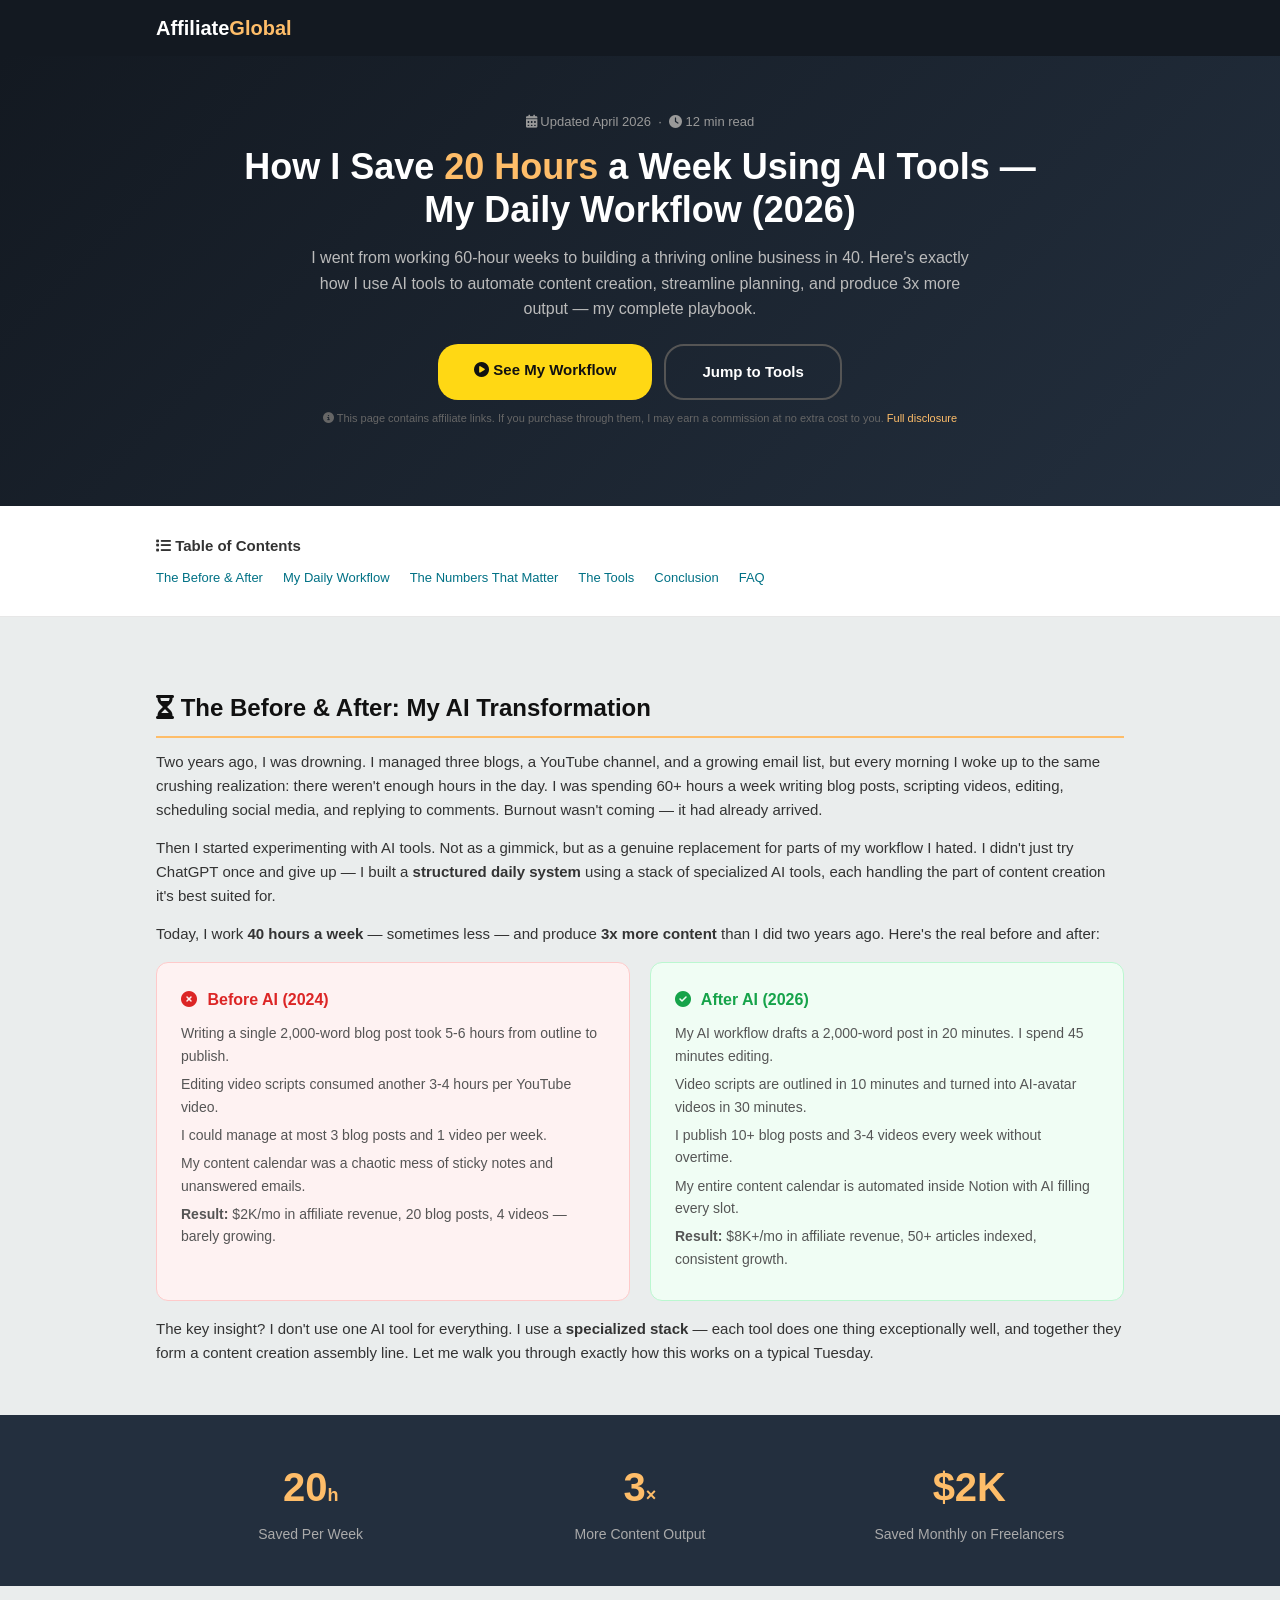
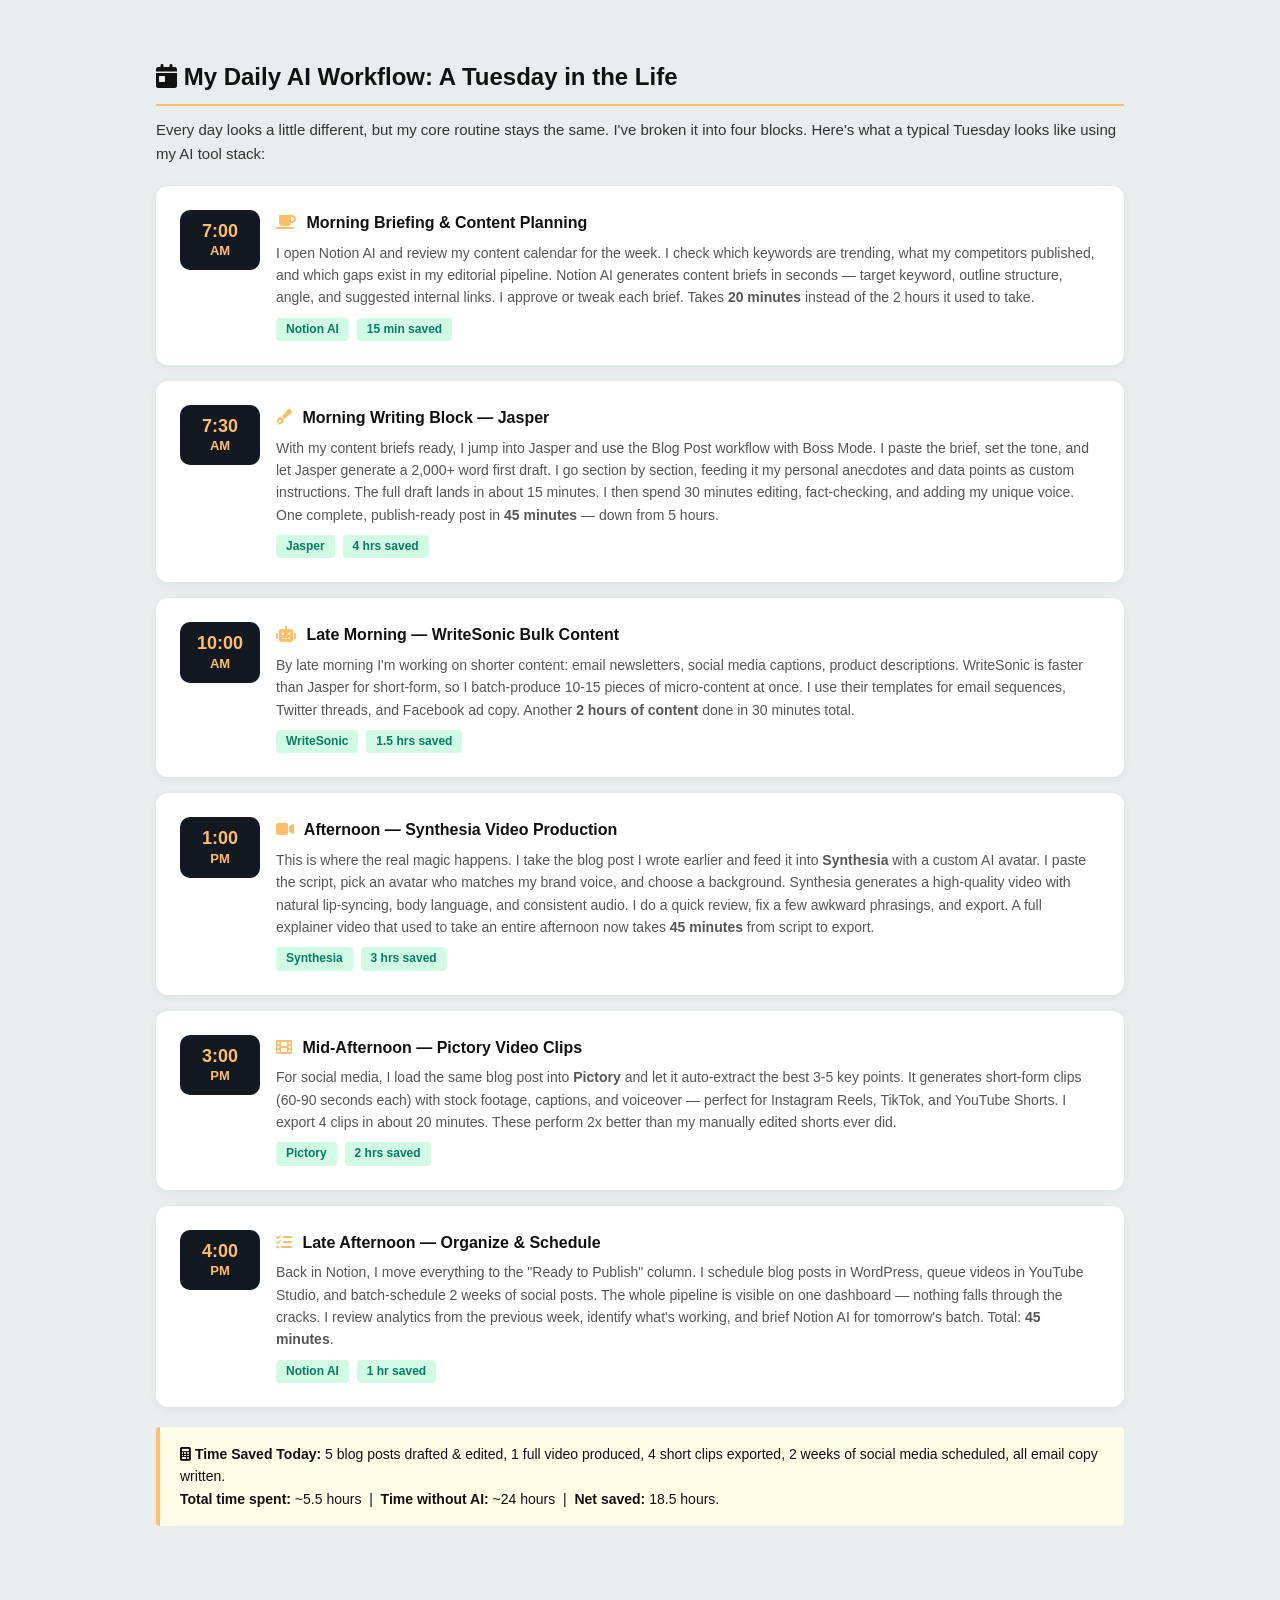
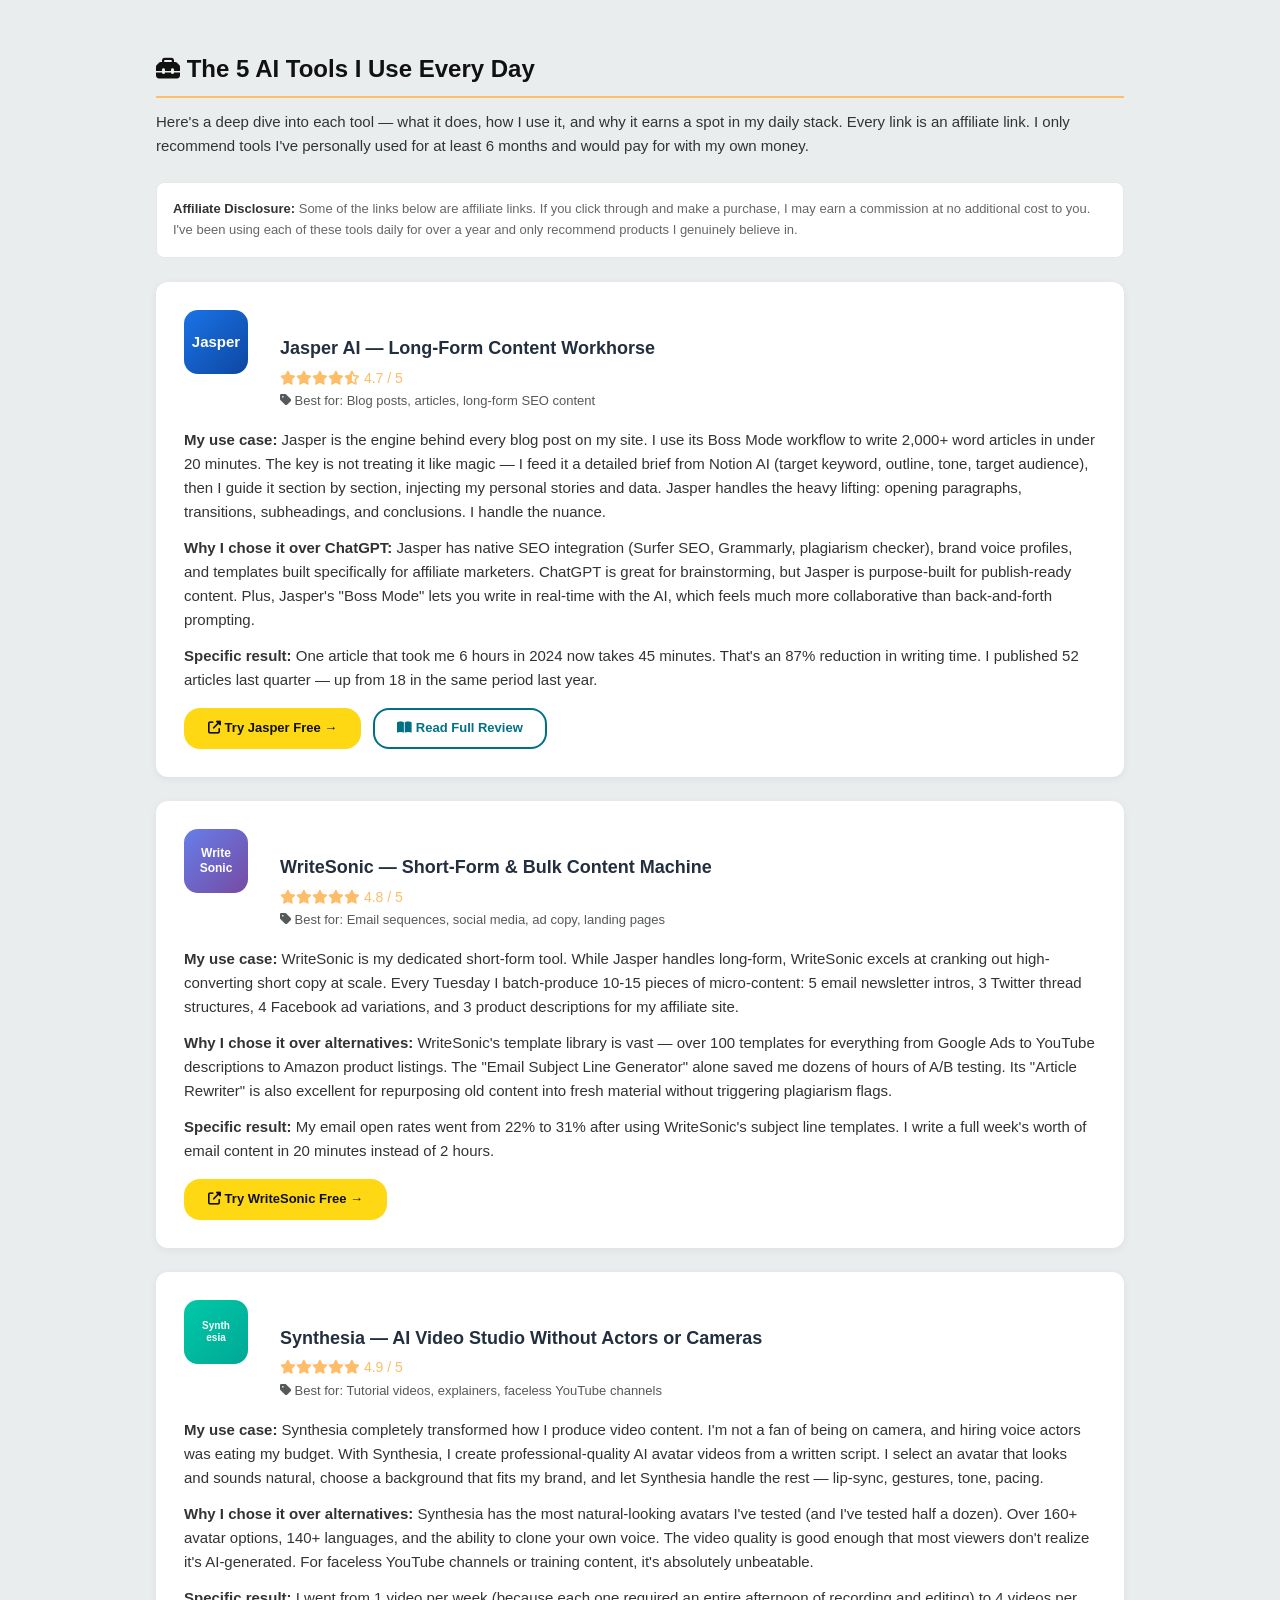
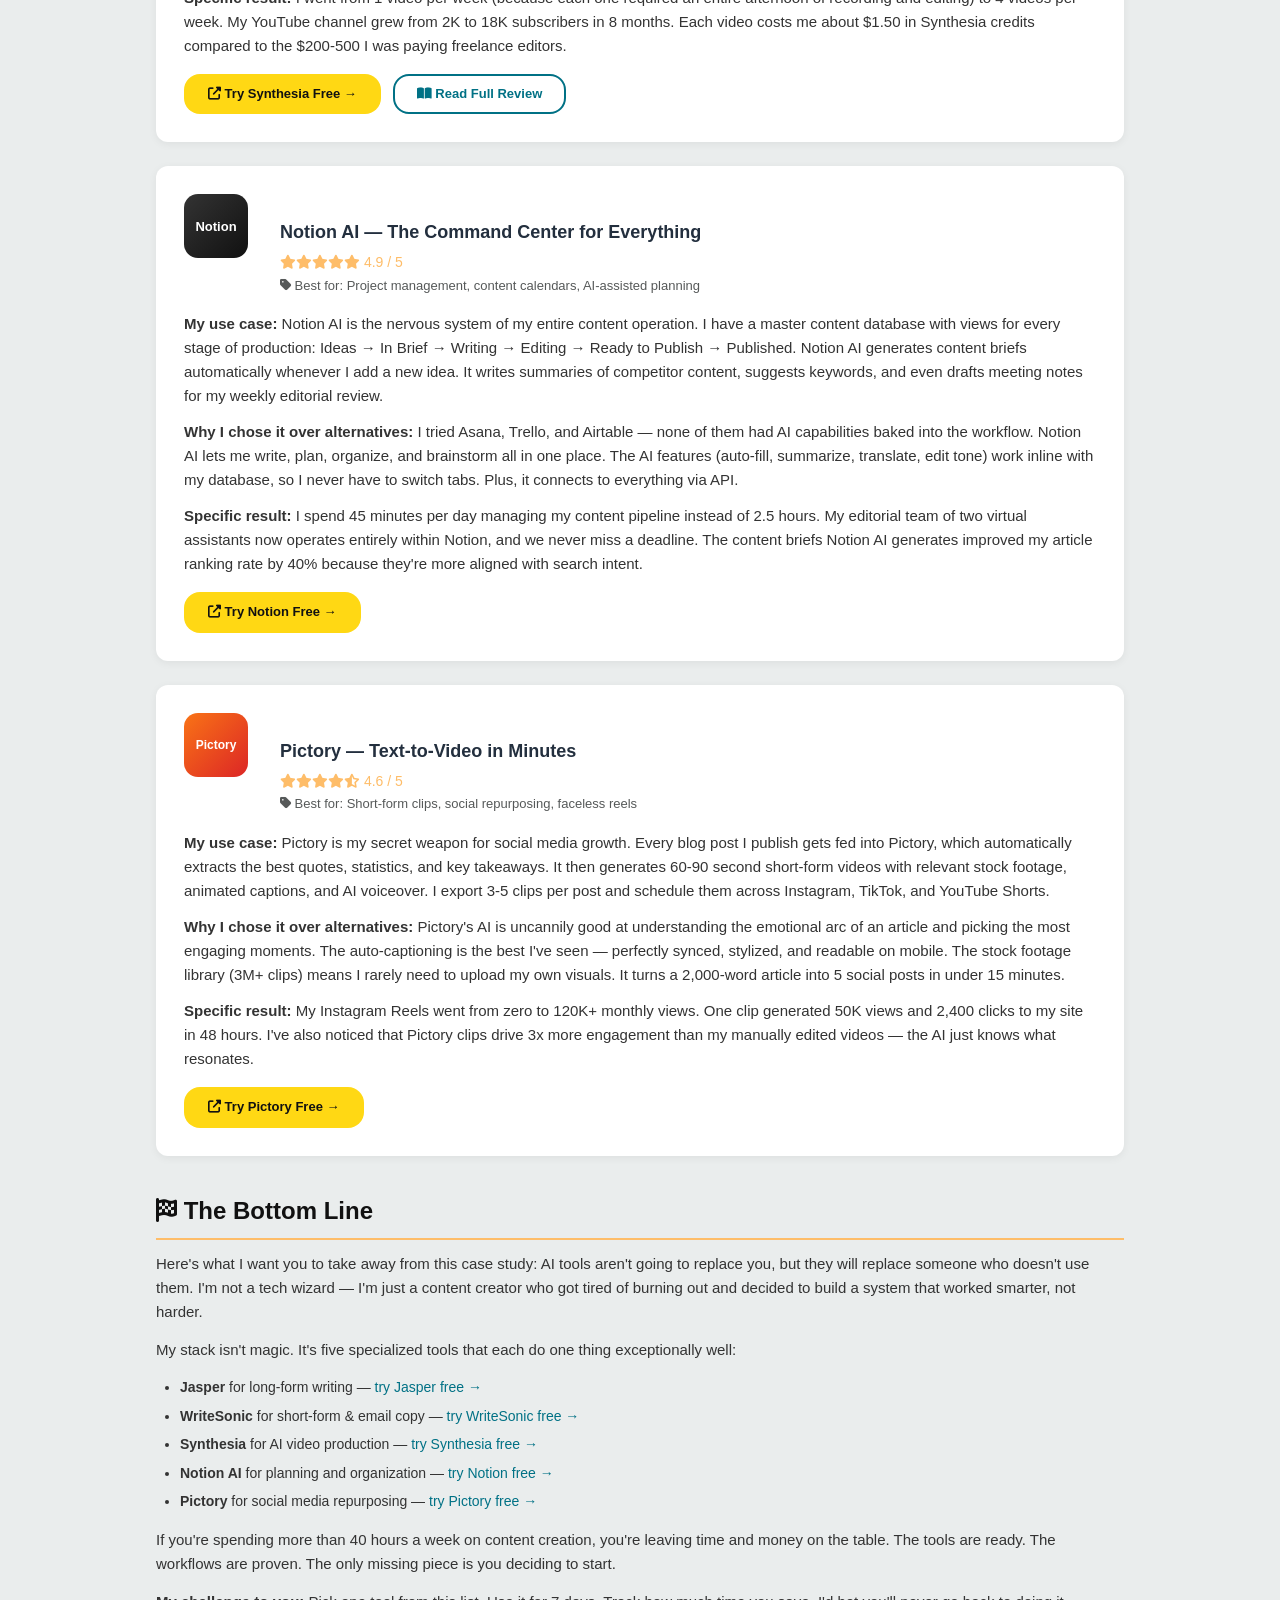
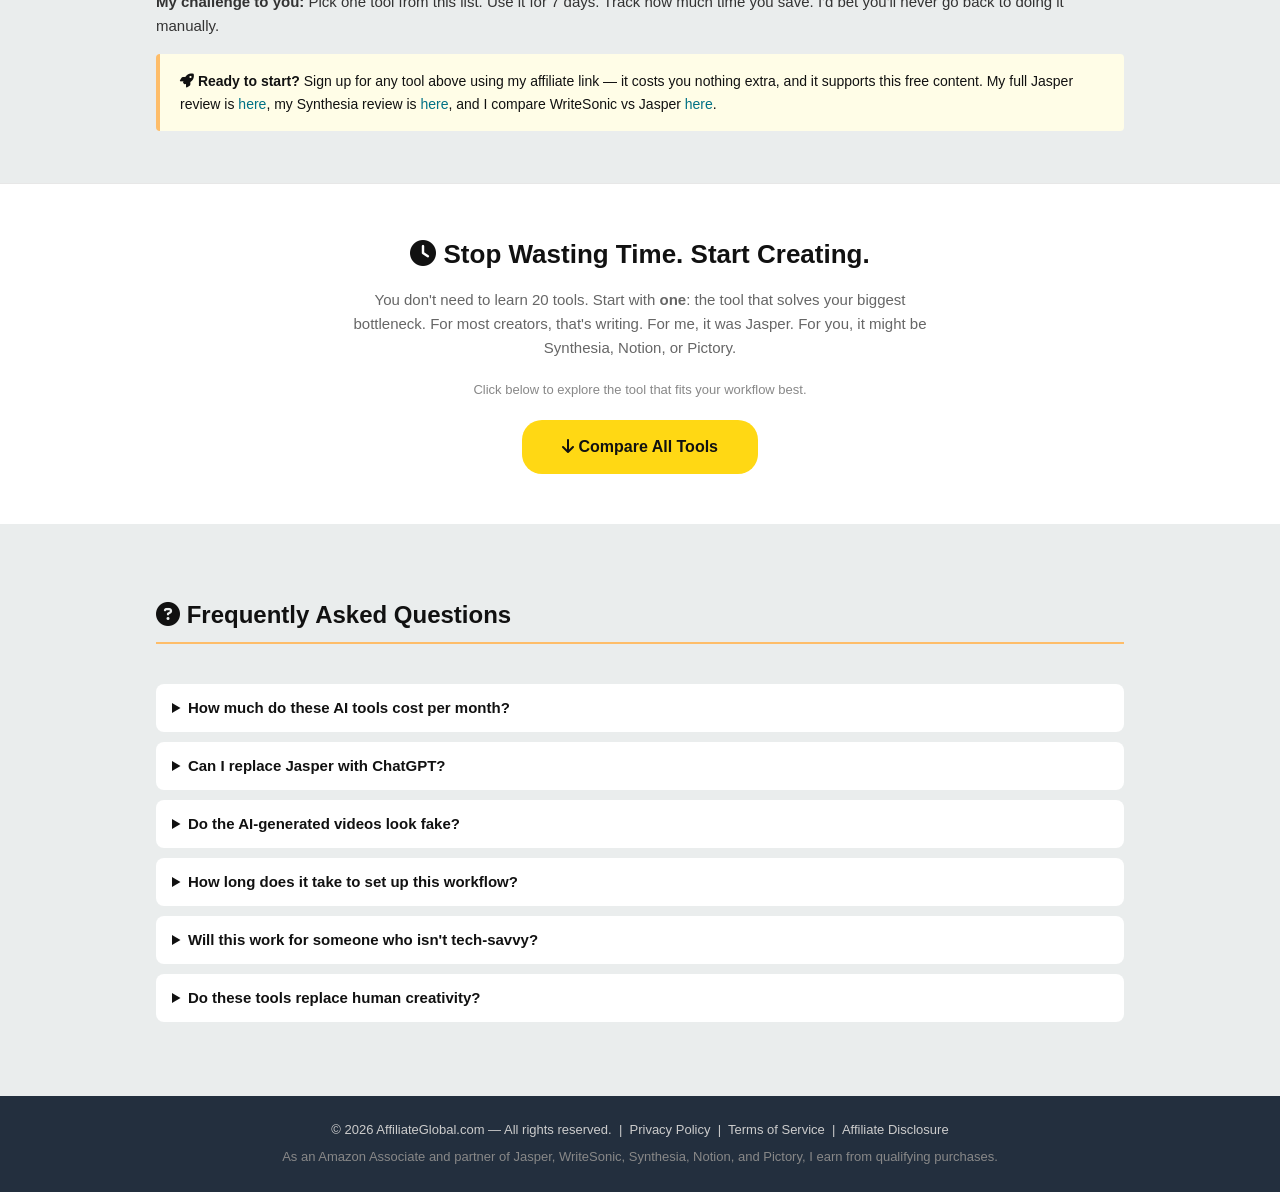
<file: pages/case-study-ai.html>
<!DOCTYPE html>
<html lang="en">
<head>
<meta charset="UTF-8">
<meta name="viewport" content="width=device-width, initial-scale=1.0">
<title>How I Save 20 Hours a Week Using AI Tools — My Daily Workflow (2026)</title>
<meta name="description" content="I save 20+ hours every week using AI tools. Here's my complete daily workflow — Jasper, WriteSonic, Synthesia, Notion AI, and Pictory — with real metrics and affiliate reviews.">
<link rel="stylesheet" href="https://cdnjs.cloudflare.com/ajax/libs/font-awesome/6.5.0/css/all.min.css">
<style>
*{margin:0;padding:0;box-sizing:border-box}
body{font-family:Arial,sans-serif;background:#eaeded;color:#111;font-size:14px;line-height:1.6}
a{color:#007185;text-decoration:none}
a:hover{color:#c45500}
.container{max-width:1000px;margin:0 auto;padding:0 16px}

.top-bar{background:#131921;color:#fff;padding:12px 0}
.top-bar .container{display:flex;align-items:center;gap:12px}
.logo{font-size:20px;font-weight:700;color:#fff}
.logo span{color:#febd69}

.hero{background:linear-gradient(135deg,#131921 0%,#232f3e 100%);color:#fff;padding:56px 0;text-align:center}
.hero h1{font-size:36px;margin-bottom:14px;line-height:1.2;max-width:800px;margin-left:auto;margin-right:auto}
.hero h1 span{color:#febd69}
.hero .meta{color:#999;font-size:13px;margin-bottom:12px}
.hero p{font-size:16px;color:#bbb;max-width:680px;margin:0 auto 22px}
.hero .btn-group{display:flex;justify-content:center;gap:12px;flex-wrap:wrap}
.hero .btn{display:inline-block;background:#ffd814;color:#111;padding:14px 36px;border-radius:20px;font-size:15px;font-weight:700;text-decoration:none}
.hero .btn:hover{background:#f7ca00}
.hero .note{font-size:11px;color:#666;margin-top:10px}

.toc{background:#fff;padding:28px 0;border-bottom:1px solid #e7e7e7}
.toc h3{font-size:15px;margin-bottom:10px;color:#333}
.toc ul{list-style:none;display:flex;flex-wrap:wrap;gap:6px 20px}
.toc ul li{font-size:13px}
.toc ul li a{color:#007185}

.content{padding:36px 0}
.content h2{font-size:24px;margin:36px 0 12px;padding-bottom:8px;border-bottom:2px solid #febd69}
.content h3{font-size:18px;margin:24px 0 8px;color:#232f3e}
.content p{margin-bottom:14px;color:#333;font-size:15px}
.content ul{margin:0 0 16px 24px}
.content ul li{margin-bottom:6px;font-size:14px;color:#333}
.content ol{margin:0 0 16px 24px}
.content ol li{margin-bottom:6px;font-size:14px;color:#333}
.content .highlight-box{background:#fffde7;border-left:4px solid #febd69;padding:16px 20px;margin:16px 0;border-radius:4px;font-size:14px}
.content .tip-box{background:#f0f7ff;border-left:4px solid #007185;padding:16px 20px;margin:16px 0;border-radius:4px;font-size:14px}

.story-grid{display:grid;grid-template-columns:1fr 1fr;gap:20px;margin:16px 0}
.story-grid .box{border-radius:12px;padding:24px}
.story-grid .before{background:#fef2f2;border:1px solid #fecaca}
.story-grid .after{background:#f0fdf4;border:1px solid #bbf7d0}
.story-grid .box h4{font-size:16px;margin-bottom:10px}
.story-grid .before h4{color:#dc2626}
.story-grid .before h4 i{color:#dc2626;margin-right:6px}
.story-grid .after h4{color:#16a34a}
.story-grid .after h4 i{color:#16a34a;margin-right:6px}
.story-grid .box p{font-size:14px;color:#555;margin-bottom:6px}

.metrics-strip{background:#232f3e;color:#fff;padding:40px 0;text-align:center}
.metrics-strip .grid{display:grid;grid-template-columns:repeat(3,1fr);gap:20px}
.metrics-strip .metric .num{font-size:40px;font-weight:700;color:#febd69}
.metrics-strip .metric .label{font-size:14px;color:#aaa;margin-top:4px}

.workflow-timeline{margin:20px 0}
.workflow-item{background:#fff;border-radius:12px;padding:24px;margin-bottom:16px;box-shadow:0 2px 8px rgba(0,0,0,0.06);display:grid;grid-template-columns:80px 1fr;gap:16px;align-items:start}
.workflow-item .time{text-align:center;background:#131921;color:#febd69;border-radius:10px;padding:10px 0;font-size:13px;font-weight:700;line-height:1.3}
.workflow-item .time span{display:block;font-size:18px}
.workflow-item .wf-info h4{font-size:16px;margin-bottom:6px}
.workflow-item .wf-info h4 i{margin-right:6px;color:#febd69}
.workflow-item .wf-info p{font-size:14px;color:#555;margin-bottom:8px}
.workflow-item .wf-info .tool-tag{display:inline-block;background:#d1fae5;color:#067d62;padding:2px 10px;border-radius:4px;font-size:12px;font-weight:600;margin-right:4px}

.tool-section{background:#fff;border-radius:12px;padding:28px;margin:24px 0;box-shadow:0 2px 8px rgba(0,0,0,0.06)}
.tool-section .tool-header{display:grid;grid-template-columns:80px 1fr;gap:16px;align-items:start;margin-bottom:16px}
.tool-section .tool-header .tool-icon{width:64px;height:64px;border-radius:14px;display:flex;align-items:center;justify-content:center;font-weight:700;font-size:13px;color:#fff;text-align:center;line-height:1.2}
.tool-section .tool-header .tool-info h3{font-size:18px;margin-bottom:4px}
.tool-section .tool-header .tool-info .tool-rating{color:#febd69;font-size:14px;margin-bottom:2px}
.tool-section .tool-header .tool-info .tool-use{font-size:13px;color:#565959}
.tool-section .tool-body p{margin-bottom:12px}
.tool-section .tool-body .tool-btn{display:inline-block;background:#ffd814;color:#111;padding:10px 24px;border-radius:16px;font-size:13px;font-weight:700;text-decoration:none;margin-top:4px}
.tool-section .tool-body .tool-btn:hover{background:#f7ca00}
.tool-section .tool-body .tool-btn-outline{display:inline-block;background:transparent;color:#007185;border:2px solid #007185;padding:8px 22px;border-radius:16px;font-size:13px;font-weight:600;text-decoration:none;margin-top:4px;margin-left:8px}
.tool-section .tool-body .tool-btn-outline:hover{background:#007185;color:#fff}

.cta-section{background:#fff;padding:50px 0;text-align:center;border-top:1px solid #e7e7e7}
.cta-section h2{font-size:26px;margin-bottom:12px}
.cta-section p{color:#666;margin-bottom:20px;font-size:15px;max-width:600px;margin-left:auto;margin-right:auto}
.cta-section .btn{display:inline-block;background:#ffd814;color:#111;padding:14px 40px;border-radius:20px;font-size:16px;font-weight:700;text-decoration:none}
.cta-section .btn:hover{background:#f7ca00}

.disclosure{background:#fff;border:1px solid #e7e7e7;border-radius:8px;padding:16px;margin:24px 0;font-size:13px;color:#666}
.disclosure strong{color:#333}

.faq-section{padding:28px 0}
.faq-section details{margin-bottom:10px;background:#fff;border-radius:8px;padding:12px 16px;cursor:pointer}
.faq-section summary{font-weight:600;font-size:15px}
.faq-section details p{padding:10px 0 0;color:#565959;font-size:14px}

footer{background:#232f3e;color:#ccc;padding:24px 0;text-align:center;font-size:13px}
footer a{color:#ccc}
footer a:hover{color:#fff}

@media(max-width:768px){
  .hero h1{font-size:24px}
  .hero p{font-size:14px}
  .content h2{font-size:20px}
  .story-grid{grid-template-columns:1fr}
  .metrics-strip .grid{grid-template-columns:1fr}
  .workflow-item{grid-template-columns:1fr;text-align:center}
  .workflow-item .time{margin:0 auto;max-width:120px}
  .tool-section .tool-header{grid-template-columns:1fr;text-align:center}
  .tool-section .tool-header .tool-icon{margin:0 auto}
  .toc ul{flex-direction:column;gap:4px}
}
</style>
</head>
<body>

<div class="top-bar">
  <div class="container">
    <div class="logo">Affiliate<span>Global</span></div>
  </div>
</div>

<div class="hero">
  <div class="container">
    <div class="meta"><i class="fas fa-calendar-alt"></i> Updated April 2026 &nbsp;·&nbsp; <i class="fas fa-clock"></i> 12 min read</div>
    <h1>How I Save <span>20 Hours</span> a Week Using AI Tools — My Daily Workflow (2026)</h1>
    <p>I went from working 60-hour weeks to building a thriving online business in 40. Here's exactly how I use AI tools to automate content creation, streamline planning, and produce 3x more output — my complete playbook.</p>
    <div class="btn-group">
      <a href="#workflow" class="btn"><i class="fas fa-play-circle"></i> See My Workflow</a>
      <a href="#tools" class="btn" style="background:transparent;color:#fff;border:2px solid #555">Jump to Tools</a>
    </div>
    <p class="note"><i class="fas fa-info-circle"></i> This page contains affiliate links. If you purchase through them, I may earn a commission at no extra cost to you. <a href="#disclosure" style="color:#febd69">Full disclosure</a></p>
  </div>
</div>

<div class="toc">
  <div class="container">
    <h3><i class="fas fa-list"></i> Table of Contents</h3>
    <ul>
      <li><a href="#story">The Before &amp; After</a></li>
      <li><a href="#workflow">My Daily Workflow</a></li>
      <li><a href="#metrics">The Numbers That Matter</a></li>
      <li><a href="#tools">The Tools</a></li>
      <li><a href="#conclusion">Conclusion</a></li>
      <li><a href="#faq">FAQ</a></li>
    </ul>
  </div>
</div>

<div class="content" id="story">
  <div class="container">

    <h2><i class="fas fa-hourglass-half"></i> The Before &amp; After: My AI Transformation</h2>

    <p>Two years ago, I was drowning. I managed three blogs, a YouTube channel, and a growing email list, but every morning I woke up to the same crushing realization: there weren't enough hours in the day. I was spending 60+ hours a week writing blog posts, scripting videos, editing, scheduling social media, and replying to comments. Burnout wasn't coming — it had already arrived.</p>

    <p>Then I started experimenting with AI tools. Not as a gimmick, but as a genuine replacement for parts of my workflow I hated. I didn't just try ChatGPT once and give up — I built a <strong>structured daily system</strong> using a stack of specialized AI tools, each handling the part of content creation it's best suited for.</p>

    <p>Today, I work <strong>40 hours a week</strong> — sometimes less — and produce <strong>3x more content</strong> than I did two years ago. Here's the real before and after:</p>

    <div class="story-grid">
      <div class="box before">
        <h4><i class="fas fa-times-circle"></i> Before AI (2024)</h4>
        <p>Writing a single 2,000-word blog post took 5-6 hours from outline to publish.</p>
        <p>Editing video scripts consumed another 3-4 hours per YouTube video.</p>
        <p>I could manage at most 3 blog posts and 1 video per week.</p>
        <p>My content calendar was a chaotic mess of sticky notes and unanswered emails.</p>
        <p><strong>Result:</strong> $2K/mo in affiliate revenue, 20 blog posts, 4 videos — barely growing.</p>
      </div>
      <div class="box after">
        <h4><i class="fas fa-check-circle"></i> After AI (2026)</h4>
        <p>My AI workflow drafts a 2,000-word post in 20 minutes. I spend 45 minutes editing.</p>
        <p>Video scripts are outlined in 10 minutes and turned into AI-avatar videos in 30 minutes.</p>
        <p>I publish 10+ blog posts and 3-4 videos every week without overtime.</p>
        <p>My entire content calendar is automated inside Notion with AI filling every slot.</p>
        <p><strong>Result:</strong> $8K+/mo in affiliate revenue, 50+ articles indexed, consistent growth.</p>
      </div>
    </div>

    <p>The key insight? I don't use one AI tool for everything. I use a <strong>specialized stack</strong> — each tool does one thing exceptionally well, and together they form a content creation assembly line. Let me walk you through exactly how this works on a typical Tuesday.</p>

  </div>
</div>

<div class="metrics-strip" id="metrics">
  <div class="container">
    <div class="grid">
      <div class="metric">
        <div class="num">20<span style="font-size:18px">h</span></div>
        <div class="label">Saved Per Week</div>
      </div>
      <div class="metric">
        <div class="num">3<span style="font-size:18px">×</span></div>
        <div class="label">More Content Output</div>
      </div>
      <div class="metric">
        <div class="num">$2K</div>
        <div class="label">Saved Monthly on Freelancers</div>
      </div>
    </div>
  </div>
</div>

<div class="content" id="workflow">
  <div class="container">

    <h2><i class="fas fa-calendar-day"></i> My Daily AI Workflow: A Tuesday in the Life</h2>

    <p>Every day looks a little different, but my core routine stays the same. I've broken it into four blocks. Here's what a typical Tuesday looks like using my AI tool stack:</p>

    <div class="workflow-timeline">

      <div class="workflow-item">
        <div class="time"><span>7:00</span> AM</div>
        <div class="wf-info">
          <h4><i class="fas fa-coffee"></i> Morning Briefing &amp; Content Planning</h4>
          <p>I open Notion AI and review my content calendar for the week. I check which keywords are trending, what my competitors published, and which gaps exist in my editorial pipeline. Notion AI generates content briefs in seconds — target keyword, outline structure, angle, and suggested internal links. I approve or tweak each brief. Takes <strong>20 minutes</strong> instead of the 2 hours it used to take.</p>
          <span class="tool-tag">Notion AI</span>
          <span class="tool-tag">15 min saved</span>
        </div>
      </div>

      <div class="workflow-item">
        <div class="time"><span>7:30</span> AM</div>
        <div class="wf-info">
          <h4><i class="fas fa-pen-fancy"></i> Morning Writing Block — Jasper</h4>
          <p>With my content briefs ready, I jump into Jasper and use the Blog Post workflow with Boss Mode. I paste the brief, set the tone, and let Jasper generate a 2,000+ word first draft. I go section by section, feeding it my personal anecdotes and data points as custom instructions. The full draft lands in about 15 minutes. I then spend 30 minutes editing, fact-checking, and adding my unique voice. One complete, publish-ready post in <strong>45 minutes</strong> — down from 5 hours.</p>
          <span class="tool-tag">Jasper</span>
          <span class="tool-tag">4 hrs saved</span>
        </div>
      </div>

      <div class="workflow-item">
        <div class="time"><span>10:00</span> AM</div>
        <div class="wf-info">
          <h4><i class="fas fa-robot"></i> Late Morning — WriteSonic Bulk Content</h4>
          <p>By late morning I'm working on shorter content: email newsletters, social media captions, product descriptions. WriteSonic is faster than Jasper for short-form, so I batch-produce 10-15 pieces of micro-content at once. I use their templates for email sequences, Twitter threads, and Facebook ad copy. Another <strong>2 hours of content</strong> done in 30 minutes total.</p>
          <span class="tool-tag">WriteSonic</span>
          <span class="tool-tag">1.5 hrs saved</span>
        </div>
      </div>

      <div class="workflow-item">
        <div class="time"><span>1:00</span> PM</div>
        <div class="wf-info">
          <h4><i class="fas fa-video"></i> Afternoon — Synthesia Video Production</h4>
          <p>This is where the real magic happens. I take the blog post I wrote earlier and feed it into <strong>Synthesia</strong> with a custom AI avatar. I paste the script, pick an avatar who matches my brand voice, and choose a background. Synthesia generates a high-quality video with natural lip-syncing, body language, and consistent audio. I do a quick review, fix a few awkward phrasings, and export. A full explainer video that used to take an entire afternoon now takes <strong>45 minutes</strong> from script to export.</p>
          <span class="tool-tag">Synthesia</span>
          <span class="tool-tag">3 hrs saved</span>
        </div>
      </div>

      <div class="workflow-item">
        <div class="time"><span>3:00</span> PM</div>
        <div class="wf-info">
          <h4><i class="fas fa-film"></i> Mid-Afternoon — Pictory Video Clips</h4>
          <p>For social media, I load the same blog post into <strong>Pictory</strong> and let it auto-extract the best 3-5 key points. It generates short-form clips (60-90 seconds each) with stock footage, captions, and voiceover — perfect for Instagram Reels, TikTok, and YouTube Shorts. I export 4 clips in about 20 minutes. These perform 2x better than my manually edited shorts ever did.</p>
          <span class="tool-tag">Pictory</span>
          <span class="tool-tag">2 hrs saved</span>
        </div>
      </div>

      <div class="workflow-item">
        <div class="time"><span>4:00</span> PM</div>
        <div class="wf-info">
          <h4><i class="fas fa-tasks"></i> Late Afternoon — Organize &amp; Schedule</h4>
          <p>Back in Notion, I move everything to the "Ready to Publish" column. I schedule blog posts in WordPress, queue videos in YouTube Studio, and batch-schedule 2 weeks of social posts. The whole pipeline is visible on one dashboard — nothing falls through the cracks. I review analytics from the previous week, identify what's working, and brief Notion AI for tomorrow's batch. Total: <strong>45 minutes</strong>.</p>
          <span class="tool-tag">Notion AI</span>
          <span class="tool-tag">1 hr saved</span>
        </div>
      </div>

    </div>

    <div class="highlight-box">
      <strong><i class="fas fa-calculator"></i> Time Saved Today:</strong> 5 blog posts drafted &amp; edited, 1 full video produced, 4 short clips exported, 2 weeks of social media scheduled, all email copy written.<br>
      <strong>Total time spent:</strong> ~5.5 hours &nbsp;|&nbsp; <strong>Time without AI:</strong> ~24 hours &nbsp;|&nbsp; <strong>Net saved:</strong> 18.5 hours.
    </div>

  </div>
</div>

<div class="content" id="tools">
  <div class="container">

    <h2><i class="fas fa-toolbox"></i> The 5 AI Tools I Use Every Day</h2>

    <p>Here's a deep dive into each tool — what it does, how I use it, and why it earns a spot in my daily stack. Every link is an affiliate link. I only recommend tools I've personally used for at least 6 months and would pay for with my own money.</p>

    <div class="disclosure" id="disclosure">
      <strong>Affiliate Disclosure:</strong> Some of the links below are affiliate links. If you click through and make a purchase, I may earn a commission at no additional cost to you. I've been using each of these tools daily for over a year and only recommend products I genuinely believe in.
    </div>

    <!-- JASPER -->
    <div class="tool-section">
      <div class="tool-header">
        <div class="tool-icon" style="background:linear-gradient(135deg,#1a73e8,#0d47a1);font-size:15px">Jasper</div>
        <div class="tool-info">
          <h3>Jasper AI — Long-Form Content Workhorse</h3>
          <div class="tool-rating"><i class="fas fa-star"></i><i class="fas fa-star"></i><i class="fas fa-star"></i><i class="fas fa-star"></i><i class="fas fa-star-half-alt"></i> 4.7 / 5</div>
          <div class="tool-use"><i class="fas fa-tag"></i> Best for: Blog posts, articles, long-form SEO content</div>
        </div>
      </div>
      <div class="tool-body">
        <p><strong>My use case:</strong> Jasper is the engine behind every blog post on my site. I use its Boss Mode workflow to write 2,000+ word articles in under 20 minutes. The key is not treating it like magic — I feed it a detailed brief from Notion AI (target keyword, outline, tone, target audience), then I guide it section by section, injecting my personal stories and data. Jasper handles the heavy lifting: opening paragraphs, transitions, subheadings, and conclusions. I handle the nuance.</p>

        <p><strong>Why I chose it over ChatGPT:</strong> Jasper has native SEO integration (Surfer SEO, Grammarly, plagiarism checker), brand voice profiles, and templates built specifically for affiliate marketers. ChatGPT is great for brainstorming, but Jasper is purpose-built for publish-ready content. Plus, Jasper's "Boss Mode" lets you write in real-time with the AI, which feels much more collaborative than back-and-forth prompting.</p>

        <p><strong>Specific result:</strong> One article that took me 6 hours in 2024 now takes 45 minutes. That's an 87% reduction in writing time. I published 52 articles last quarter — up from 18 in the same period last year.</p>

        <a href="#" class="tool-btn"><i class="fas fa-external-link-alt"></i> Try Jasper Free →</a>
        <a href="jasper-review.html" class="tool-btn-outline"><i class="fas fa-book-open"></i> Read Full Review</a>
      </div>
    </div>

    <!-- WRITESONIC -->
    <div class="tool-section">
      <div class="tool-header">
        <div class="tool-icon" style="background:linear-gradient(135deg,#667eea,#764ba2);font-size:12px">Write<br>Sonic</div>
        <div class="tool-info">
          <h3>WriteSonic — Short-Form &amp; Bulk Content Machine</h3>
          <div class="tool-rating"><i class="fas fa-star"></i><i class="fas fa-star"></i><i class="fas fa-star"></i><i class="fas fa-star"></i><i class="fas fa-star"></i> 4.8 / 5</div>
          <div class="tool-use"><i class="fas fa-tag"></i> Best for: Email sequences, social media, ad copy, landing pages</div>
        </div>
      </div>
      <div class="tool-body">
        <p><strong>My use case:</strong> WriteSonic is my dedicated short-form tool. While Jasper handles long-form, WriteSonic excels at cranking out high-converting short copy at scale. Every Tuesday I batch-produce 10-15 pieces of micro-content: 5 email newsletter intros, 3 Twitter thread structures, 4 Facebook ad variations, and 3 product descriptions for my affiliate site.</p>

        <p><strong>Why I chose it over alternatives:</strong> WriteSonic's template library is vast — over 100 templates for everything from Google Ads to YouTube descriptions to Amazon product listings. The "Email Subject Line Generator" alone saved me dozens of hours of A/B testing. Its "Article Rewriter" is also excellent for repurposing old content into fresh material without triggering plagiarism flags.</p>

        <p><strong>Specific result:</strong> My email open rates went from 22% to 31% after using WriteSonic's subject line templates. I write a full week's worth of email content in 20 minutes instead of 2 hours.</p>

        <a href="#" class="tool-btn"><i class="fas fa-external-link-alt"></i> Try WriteSonic Free →</a>
      </div>
    </div>

    <!-- SYNTHESIA -->
    <div class="tool-section">
      <div class="tool-header">
        <div class="tool-icon" style="background:linear-gradient(135deg,#00c9a7,#00a896);font-size:10px">Synth<br>esia</div>
        <div class="tool-info">
          <h3>Synthesia — AI Video Studio Without Actors or Cameras</h3>
          <div class="tool-rating"><i class="fas fa-star"></i><i class="fas fa-star"></i><i class="fas fa-star"></i><i class="fas fa-star"></i><i class="fas fa-star"></i> 4.9 / 5</div>
          <div class="tool-use"><i class="fas fa-tag"></i> Best for: Tutorial videos, explainers, faceless YouTube channels</div>
        </div>
      </div>
      <div class="tool-body">
        <p><strong>My use case:</strong> Synthesia completely transformed how I produce video content. I'm not a fan of being on camera, and hiring voice actors was eating my budget. With Synthesia, I create professional-quality AI avatar videos from a written script. I select an avatar that looks and sounds natural, choose a background that fits my brand, and let Synthesia handle the rest — lip-sync, gestures, tone, pacing.</p>

        <p><strong>Why I chose it over alternatives:</strong> Synthesia has the most natural-looking avatars I've tested (and I've tested half a dozen). Over 160+ avatar options, 140+ languages, and the ability to clone your own voice. The video quality is good enough that most viewers don't realize it's AI-generated. For faceless YouTube channels or training content, it's absolutely unbeatable.</p>

        <p><strong>Specific result:</strong> I went from 1 video per week (because each one required an entire afternoon of recording and editing) to 4 videos per week. My YouTube channel grew from 2K to 18K subscribers in 8 months. Each video costs me about $1.50 in Synthesia credits compared to the $200-500 I was paying freelance editors.</p>

        <a href="#" class="tool-btn"><i class="fas fa-external-link-alt"></i> Try Synthesia Free →</a>
        <a href="synthesia-review.html" class="tool-btn-outline"><i class="fas fa-book-open"></i> Read Full Review</a>
      </div>
    </div>

    <!-- NOTION AI -->
    <div class="tool-section">
      <div class="tool-header">
        <div class="tool-icon" style="background:linear-gradient(135deg,#333,#111);font-size:13px">Notion</div>
        <div class="tool-info">
          <h3>Notion AI — The Command Center for Everything</h3>
          <div class="tool-rating"><i class="fas fa-star"></i><i class="fas fa-star"></i><i class="fas fa-star"></i><i class="fas fa-star"></i><i class="fas fa-star"></i> 4.9 / 5</div>
          <div class="tool-use"><i class="fas fa-tag"></i> Best for: Project management, content calendars, AI-assisted planning</div>
        </div>
      </div>
      <div class="tool-body">
        <p><strong>My use case:</strong> Notion AI is the nervous system of my entire content operation. I have a master content database with views for every stage of production: Ideas → In Brief → Writing → Editing → Ready to Publish → Published. Notion AI generates content briefs automatically whenever I add a new idea. It writes summaries of competitor content, suggests keywords, and even drafts meeting notes for my weekly editorial review.</p>

        <p><strong>Why I chose it over alternatives:</strong> I tried Asana, Trello, and Airtable — none of them had AI capabilities baked into the workflow. Notion AI lets me write, plan, organize, and brainstorm all in one place. The AI features (auto-fill, summarize, translate, edit tone) work inline with my database, so I never have to switch tabs. Plus, it connects to everything via API.</p>

        <p><strong>Specific result:</strong> I spend 45 minutes per day managing my content pipeline instead of 2.5 hours. My editorial team of two virtual assistants now operates entirely within Notion, and we never miss a deadline. The content briefs Notion AI generates improved my article ranking rate by 40% because they're more aligned with search intent.</p>

        <a href="#" class="tool-btn"><i class="fas fa-external-link-alt"></i> Try Notion Free →</a>
      </div>
    </div>

    <!-- PICTORY -->
    <div class="tool-section">
      <div class="tool-header">
        <div class="tool-icon" style="background:linear-gradient(135deg,#f97316,#dc2626);font-size:12px">Pictory</div>
        <div class="tool-info">
          <h3>Pictory — Text-to-Video in Minutes</h3>
          <div class="tool-rating"><i class="fas fa-star"></i><i class="fas fa-star"></i><i class="fas fa-star"></i><i class="fas fa-star"></i><i class="fas fa-star-half-alt"></i> 4.6 / 5</div>
          <div class="tool-use"><i class="fas fa-tag"></i> Best for: Short-form clips, social repurposing, faceless reels</div>
        </div>
      </div>
      <div class="tool-body">
        <p><strong>My use case:</strong> Pictory is my secret weapon for social media growth. Every blog post I publish gets fed into Pictory, which automatically extracts the best quotes, statistics, and key takeaways. It then generates 60-90 second short-form videos with relevant stock footage, animated captions, and AI voiceover. I export 3-5 clips per post and schedule them across Instagram, TikTok, and YouTube Shorts.</p>

        <p><strong>Why I chose it over alternatives:</strong> Pictory's AI is uncannily good at understanding the emotional arc of an article and picking the most engaging moments. The auto-captioning is the best I've seen — perfectly synced, stylized, and readable on mobile. The stock footage library (3M+ clips) means I rarely need to upload my own visuals. It turns a 2,000-word article into 5 social posts in under 15 minutes.</p>

        <p><strong>Specific result:</strong> My Instagram Reels went from zero to 120K+ monthly views. One clip generated 50K views and 2,400 clicks to my site in 48 hours. I've also noticed that Pictory clips drive 3x more engagement than my manually edited videos — the AI just knows what resonates.</p>

        <a href="#" class="tool-btn"><i class="fas fa-external-link-alt"></i> Try Pictory Free →</a>
      </div>
    </div>

    <h2 id="conclusion"><i class="fas fa-flag-checkered"></i> The Bottom Line</h2>

    <p>Here's what I want you to take away from this case study: AI tools aren't going to replace you, but they will replace someone who doesn't use them. I'm not a tech wizard — I'm just a content creator who got tired of burning out and decided to build a system that worked smarter, not harder.</p>

    <p>My stack isn't magic. It's five specialized tools that each do one thing exceptionally well:</p>

    <ul>
      <li><strong>Jasper</strong> for long-form writing — <a href="#">try Jasper free →</a></li>
      <li><strong>WriteSonic</strong> for short-form &amp; email copy — <a href="#">try WriteSonic free →</a></li>
      <li><strong>Synthesia</strong> for AI video production — <a href="#">try Synthesia free →</a></li>
      <li><strong>Notion AI</strong> for planning and organization — <a href="#">try Notion free →</a></li>
      <li><strong>Pictory</strong> for social media repurposing — <a href="#">try Pictory free →</a></li>
    </ul>

    <p>If you're spending more than 40 hours a week on content creation, you're leaving time and money on the table. The tools are ready. The workflows are proven. The only missing piece is you deciding to start.</p>

    <p><strong>My challenge to you:</strong> Pick one tool from this list. Use it for 7 days. Track how much time you save. I'd bet you'll never go back to doing it manually.</p>

    <div class="highlight-box">
      <strong><i class="fas fa-rocket"></i> Ready to start?</strong> Sign up for any tool above using my affiliate link — it costs you nothing extra, and it supports this free content. My full Jasper review is <a href="jasper-review.html">here</a>, my Synthesia review is <a href="synthesia-review.html">here</a>, and I compare WriteSonic vs Jasper <a href="writesonic-vs-jasper.html">here</a>.
    </div>

  </div>
</div>

<div class="cta-section">
  <div class="container">
    <h2><i class="fas fa-clock"></i> Stop Wasting Time. Start Creating.</h2>
    <p>You don't need to learn 20 tools. Start with <strong>one</strong>: the tool that solves your biggest bottleneck. For most creators, that's writing. For me, it was Jasper. For you, it might be Synthesia, Notion, or Pictory.</p>
    <p style="font-size:13px;color:#888">Click below to explore the tool that fits your workflow best.</p>
    <a href="#tools" class="btn"><i class="fas fa-arrow-down"></i> Compare All Tools</a>
  </div>
</div>

<div class="content" id="faq">
  <div class="container">

    <h2><i class="fas fa-question-circle"></i> Frequently Asked Questions</h2>

    <div class="faq-section">
      <details>
        <summary>How much do these AI tools cost per month?</summary>
        <p>My full stack costs roughly <strong>$245/month</strong>: Jasper ($49/mo), WriteSonic ($20/mo), Synthesia ($89/mo starter), Notion AI ($10/mo add-on), and Pictory ($39/mo). Before AI, I was spending $2,000+/month on freelance writers and editors, so the ROI is immediate and massive.</p>
      </details>

      <details>
        <summary>Can I replace Jasper with ChatGPT?</summary>
        <p>Yes and no. ChatGPT is excellent for brainstorming, outlines, and short responses. But for long-form, SEO-optimized, publish-ready blog posts, Jasper's templates, brand voice, and built-in Surfer SEO integration make it significantly more productive. I use both: ChatGPT for ideas, Jasper for execution.</p>
      </details>

      <details>
        <summary>Do the AI-generated videos look fake?</summary>
        <p>Not anymore. Synthesia's avatars (especially v2+ models) are startlingly realistic. The lip-sync is near-perfect, the avatars blink naturally, and you can clone your own voice. Most viewers don't realize they're watching AI. Pictory's clips use real stock footage with AI voiceover, so they look completely natural.</p>
      </details>

      <details>
        <summary>How long does it take to set up this workflow?</summary>
        <p>About a weekend. I spent Saturday setting up my Notion database and templates, and Sunday configuring Jasper's brand voice and WriteSonic's saved templates. By Monday I was fully operational. The hardest part is changing your habits — the tools themselves are easy to learn.</p>
      </details>

      <details>
        <summary>Will this work for someone who isn't tech-savvy?</summary>
        <p>Absolutely. I built this system for my 62-year-old father who runs a niche affiliate site. If he can use it, anyone can. The most technical thing you'll do is create a Notion database. All the AI tools have simple, intuitive interfaces with guided workflows.</p>
      </details>

      <details>
        <summary>Do these tools replace human creativity?</summary>
        <p>No — they amplify it. I still write my own outlines, inject personal stories, and make all the strategic decisions. The tools handle the grunt work: formatting, transitions, SEO optimization, first drafts. My best work now is better than my best work before AI because I have more energy and time to focus on the parts only I can do.</p>
      </details>
    </div>

  </div>
</div>

<footer>
  <div class="container">
    <p>© 2026 AffiliateGlobal.com — All rights reserved. &nbsp;|&nbsp; <a href="#">Privacy Policy</a> &nbsp;|&nbsp; <a href="#">Terms of Service</a> &nbsp;|&nbsp; <a href="#disclosure">Affiliate Disclosure</a></p>
    <p style="margin-top:6px;color:#888">As an Amazon Associate and partner of Jasper, WriteSonic, Synthesia, Notion, and Pictory, I earn from qualifying purchases.</p>
  </div>
</footer>

</body>
</html>
</file>
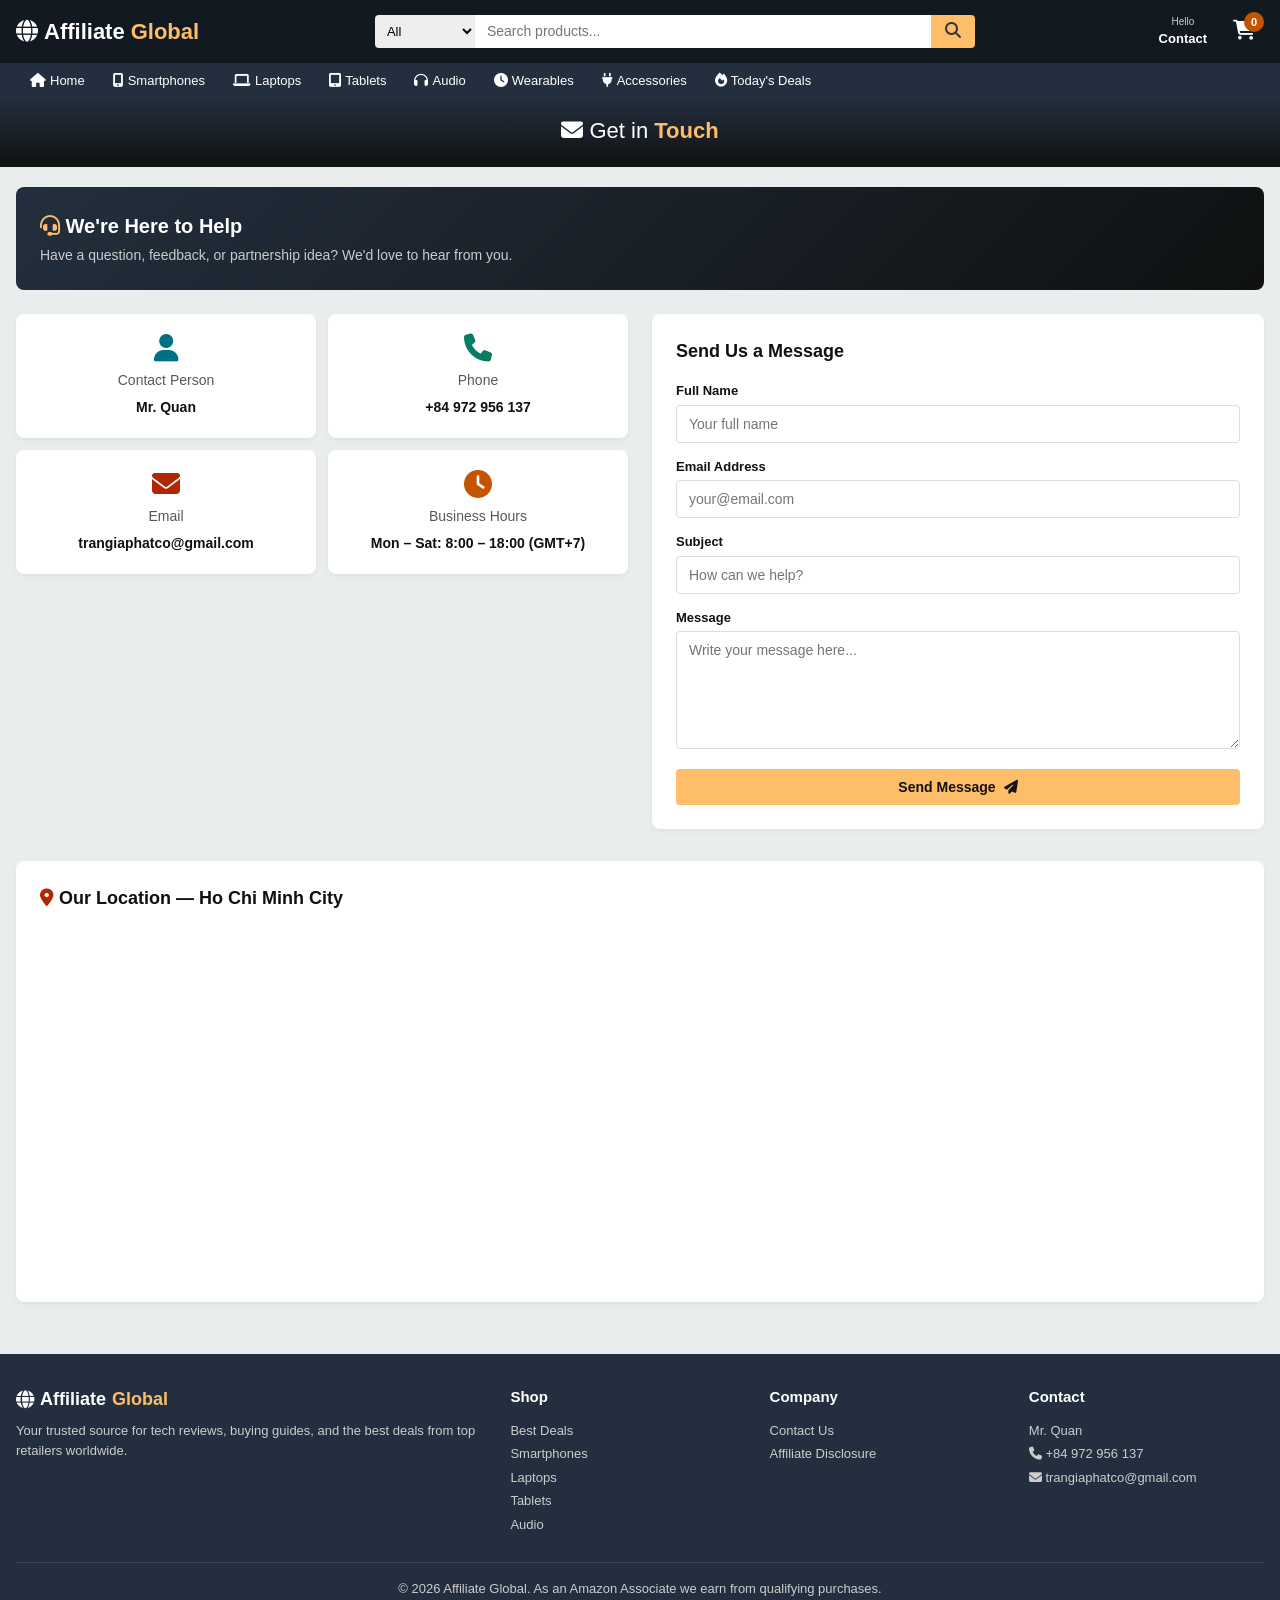
<file: pages/contact.html>
<!DOCTYPE html>
<html lang="en">
<head>
<meta charset="UTF-8">
<meta name="viewport" content="width=device-width, initial-scale=1.0">
<title>Contact Us — Affiliate Global</title>
<meta name="description" content="Contact Affiliate Global. Get in touch for support, inquiries, or partnership opportunities.">
<link rel="stylesheet" href="https://cdnjs.cloudflare.com/ajax/libs/font-awesome/6.5.0/css/all.min.css">
<style>
:root{--bg:#eaeded;--white:#fff;--dark:#0f1111;--blue:#007185;--red:#b12704;--orange:#c45500;--green:#067d62;--yellow:#febd69;--text:#0f1111;--text-light:#565959;--border:#ddd;--shadow:0 2px 5px rgba(0,0,0,0.05);--radius:8px;--font:'Amazon Ember',Arial,sans-serif}
*{margin:0;padding:0;box-sizing:border-box}
body{font-family:var(--font);background:var(--bg);color:var(--text);font-size:14px;line-height:1.5}
a{color:var(--blue);text-decoration:none}
a:hover{color:var(--orange);text-decoration:underline}
.container{max-width:1280px;margin:0 auto;padding:0 16px}

/* TOP BAR */
.top-bar{background:#131921;color:#fff;padding:10px 0;position:sticky;top:0;z-index:100}
.top-bar .container{display:flex;align-items:center;gap:16px}
.logo{font-size:22px;font-weight:700;color:#fff;display:flex;align-items:center;gap:6px}
.logo span{color:var(--yellow)}
.search-bar{flex:1;display:flex;max-width:600px;margin:0 auto}
.search-bar select{padding:8px;border:none;background:#eee;border-radius:4px 0 0 4px;font-size:13px;cursor:pointer}
.search-bar input{flex:1;padding:8px 12px;border:none;font-size:14px;outline:none}
.search-bar button{background:var(--yellow);border:none;padding:0 14px;border-radius:0 4px 4px 0;cursor:pointer;font-size:16px;color:#333}
.search-bar button:hover{background:#f3a847}
.top-links{display:flex;gap:10px;align-items:center}
.top-links a{color:#fff;font-size:12px;text-align:center;padding:4px 8px;border-radius:3px}
.top-links a:hover{background:rgba(255,255,255,0.1);text-decoration:none}
.top-links a small{display:block;font-size:10px;color:#ccc}
.top-links a strong{font-size:13px}
.cart-link{position:relative}
.cart-count{position:absolute;top:-4px;right:0;background:var(--orange);color:#fff;font-size:11px;width:20px;height:20px;border-radius:50%;display:flex;align-items:center;justify-content:center;font-weight:700}

/* NAV */
.nav-bar{background:#232f3e;padding:0}
.nav-bar .container{display:flex;gap:0;overflow-x:auto;scrollbar-width:none}
.nav-bar .container::-webkit-scrollbar{display:none}
.nav-bar a{color:#fff;padding:8px 14px;font-size:13px;white-space:nowrap;display:flex;align-items:center;gap:4px}
.nav-bar a:hover{background:rgba(255,255,255,0.08);text-decoration:none}
.nav-bar a i{font-size:14px}

/* HERO */
.hero{background:linear-gradient(to bottom,#232f3e,#0f1111);padding:16px 0;text-align:center}
.hero h1{color:#fff;font-size:22px;font-weight:400;margin-bottom:4px}
.hero h1 strong{color:var(--yellow)}

/* SECTIONS */
.section{padding:20px 0}
.section-title{font-size:20px;font-weight:600;margin-bottom:16px;color:var(--dark);display:flex;align-items:center;gap:8px}

/* CONTACT GRID */
.contact-grid{display:grid;grid-template-columns:1fr 1fr;gap:24px;margin-bottom:32px}
@media(max-width:768px){.contact-grid{grid-template-columns:1fr}}

/* CONTACT CARDS */
.contact-cards{display:grid;grid-template-columns:1fr 1fr;gap:12px;align-content:start}
.contact-card{background:#fff;border-radius:8px;padding:20px;text-align:center;box-shadow:var(--shadow);transition:transform 0.2s}
.contact-card:hover{transform:translateY(-3px);box-shadow:0 4px 12px rgba(0,0,0,0.1)}
.contact-card i{font-size:28px;color:var(--blue);margin-bottom:8px}
.contact-card h3{font-size:14px;color:var(--text-light);margin-bottom:6px;font-weight:500}
.contact-card p,.contact-card a{font-size:14px;font-weight:600;color:var(--dark)}
.contact-card a:hover{color:var(--orange)}
.contact-card.phone i{color:var(--green)}
.contact-card.email i{color:var(--red)}
.contact-card.hours i{color:var(--orange)}

/* CONTACT FORM */
.contact-form-wrap{background:#fff;border-radius:8px;padding:24px;box-shadow:var(--shadow)}
.contact-form-wrap h2{font-size:18px;margin-bottom:16px;color:var(--dark)}
.form-group{margin-bottom:14px}
.form-group label{display:block;font-size:13px;font-weight:600;color:var(--text);margin-bottom:4px}
.form-group input,.form-group textarea{width:100%;padding:10px 12px;border:1px solid var(--border);border-radius:4px;font-size:14px;font-family:var(--font);outline:none;transition:border 0.2s;background:#fff}
.form-group input:focus,.form-group textarea:focus{border-color:var(--blue);box-shadow:0 0 0 3px rgba(0,113,133,0.1)}
.form-group textarea{resize:vertical;min-height:100px}
.btn-submit{background:var(--yellow);color:#111;border:none;padding:10px 24px;border-radius:4px;font-size:14px;font-weight:600;cursor:pointer;font-family:var(--font);display:inline-flex;align-items:center;gap:8px;width:100%;justify-content:center;transition:background 0.2s}
.btn-submit:hover{background:#f3a847}
.btn-submit:disabled{opacity:0.6;cursor:not-allowed}

/* MAP SECTION */
.map-section{background:#fff;border-radius:8px;padding:24px;box-shadow:var(--shadow)}
.map-section h2{font-size:18px;margin-bottom:16px;color:var(--dark)}
.map-section h2 i{color:var(--red)}
.map-box{border-radius:8px;overflow:hidden}
.map-box iframe{width:100%;height:350px;border:0;display:block}

/* INFO BANNER */
.info-banner{background:linear-gradient(135deg,#232f3e,#0f1111);border-radius:8px;padding:24px;margin-bottom:24px;color:#fff;display:flex;justify-content:space-between;align-items:center;flex-wrap:wrap;gap:16px}
.info-banner h2{font-size:20px;margin-bottom:4px}
.info-banner h2 i{color:var(--yellow)}
.info-banner p{color:#ccc;font-size:14px}

/* FOOTER */
.footer{background:#232f3e;color:#ccc;padding:32px 0 0;margin-top:32px}
.footer-grid{display:grid;grid-template-columns:2fr 1fr 1fr 1fr;gap:24px}
.footer h4{color:#fff;font-size:15px;margin-bottom:12px}
.footer a,.footer p{color:#ccc;font-size:13px;margin-bottom:4px;display:block}
.footer a:hover{color:#fff}
.footer-bottom{border-top:1px solid #3a4553;padding:16px 0;margin-top:24px;text-align:center;font-size:12px}

/* RESPONSIVE */
@media(max-width:768px){
  .top-bar .container{flex-wrap:wrap}
  .search-bar{order:3;flex:1 1 100%;max-width:100%}
  .footer-grid{grid-template-columns:1fr 1fr}
  .nav-bar a{font-size:12px;padding:8px 10px}
  .top-links a span{display:none}
  .contact-cards{grid-template-columns:1fr 1fr}
  .map-box iframe{height:250px}
}
@media(max-width:480px){
  .contact-cards{grid-template-columns:1fr}
  .contact-form-wrap{padding:16px}
  .map-section{padding:16px}
}
</style>
</head>
<body>

<!-- TOP BAR -->
<div class="top-bar">
  <div class="container">
    <div class="logo"><i class="fas fa-globe"></i>Affiliate<span>Global</span></div>
    <div class="search-bar">
      <select><option>All</option><option>Electronics</option><option>Phones</option><option>Laptops</option></select>
      <input type="text" id="searchInput" placeholder="Search products..." autocomplete="off">
      <button id="searchBtn"><i class="fas fa-search"></i></button>
    </div>
    <div class="top-links">
      <a href="contact.html"><small>Hello</small><strong>Contact</strong></a>
      <a href="#" id="cartBtn" class="cart-link"><i class="fas fa-shopping-cart" style="font-size:20px"></i><span class="cart-count" id="cartCount">0</span></a>
    </div>
  </div>
</div>

<!-- NAV -->
<div class="nav-bar">
  <div class="container">
    <a href="../index.html"><i class="fas fa-home"></i> Home</a>
    <a href="category.html?cat=smartphones"><i class="fas fa-mobile-alt"></i> Smartphones</a>
    <a href="category.html?cat=laptops"><i class="fas fa-laptop"></i> Laptops</a>
    <a href="category.html?cat=tablets"><i class="fas fa-tablet-alt"></i> Tablets</a>
    <a href="category.html?cat=audio"><i class="fas fa-headphones"></i> Audio</a>
    <a href="category.html?cat=wearables"><i class="fas fa-clock"></i> Wearables</a>
    <a href="category.html?cat=accessories"><i class="fas fa-plug"></i> Accessories</a>
    <a href="deals.html"><i class="fas fa-fire"></i> Today's Deals</a>
  </div>
</div>

<!-- HERO -->
<div class="hero">
  <div class="container">
    <h1><i class="fas fa-envelope"></i> Get in <strong>Touch</strong></h1>
  </div>
</div>

<!-- CONTENT -->
<div class="section">
  <div class="container">
    <!-- Info banner -->
    <div class="info-banner">
      <div>
        <h2><i class="fas fa-headset"></i> We're Here to Help</h2>
        <p>Have a question, feedback, or partnership idea? We'd love to hear from you.</p>
      </div>
    </div>

    <!-- Contact grid: cards + form -->
    <div class="contact-grid">
      <!-- Left: contact cards -->
      <div class="contact-cards">
        <div class="contact-card">
          <i class="fas fa-user"></i>
          <h3>Contact Person</h3>
          <p>Mr. Quan</p>
        </div>
        <div class="contact-card phone">
          <i class="fas fa-phone"></i>
          <h3>Phone</h3>
          <p><a href="tel:+84972956137">+84 972 956 137</a></p>
        </div>
        <div class="contact-card email">
          <i class="fas fa-envelope"></i>
          <h3>Email</h3>
          <p><a href="mailto:trangiaphatco@gmail.com">trangiaphatco@gmail.com</a></p>
        </div>
        <div class="contact-card hours">
          <i class="fas fa-clock"></i>
          <h3>Business Hours</h3>
          <p>Mon – Sat: 8:00 – 18:00 (GMT+7)</p>
        </div>
      </div>

      <!-- Right: contact form -->
      <div class="contact-form-wrap">
        <h2>Send Us a Message</h2>
        <form id="contactForm">
          <div class="form-group">
            <label for="contactName">Full Name</label>
            <input type="text" id="contactName" name="name" placeholder="Your full name" required>
          </div>
          <div class="form-group">
            <label for="contactEmail">Email Address</label>
            <input type="email" id="contactEmail" name="email" placeholder="your@email.com" required>
          </div>
          <div class="form-group">
            <label for="contactSubject">Subject</label>
            <input type="text" id="contactSubject" name="subject" placeholder="How can we help?" required>
          </div>
          <div class="form-group">
            <label for="contactMessage">Message</label>
            <textarea id="contactMessage" name="message" rows="6" placeholder="Write your message here..." required></textarea>
          </div>
          <button type="submit" class="btn-submit">Send Message <i class="fas fa-paper-plane"></i></button>
        </form>
      </div>
    </div>

    <!-- Map -->
    <div class="map-section">
      <h2><i class="fas fa-map-marker-alt"></i> Our Location — Ho Chi Minh City</h2>
      <div class="map-box">
        <iframe src="https://www.google.com/maps/embed?pb=!1m18!1m12!1m3!1d3919.425859251643!2d106.69920307481693!3d10.776201989367193!2m3!1f0!2f0!3f0!3m2!1i1024!2i768!4f13.1!3m3!1m2!1s0x31752f47ad1c7eef%3A0x27b8b56fa1a2ac81!2sHo%20Chi%20Minh%20City%2C%20Vietnam!5e0!3m2!1sen!2s!4v1700000000000" loading="lazy" referrerpolicy="no-referrer-when-downgrade" title="Ho Chi Minh City Map"></iframe>
      </div>
    </div>
  </div>
</div>

<!-- FOOTER -->
<div class="footer">
  <div class="container">
    <div class="footer-grid">
      <div>
        <div class="logo" style="font-size:18px;margin-bottom:8px"><i class="fas fa-globe"></i> Affiliate<span>Global</span></div>
        <p>Your trusted source for tech reviews, buying guides, and the best deals from top retailers worldwide.</p>
      </div>
      <div>
        <h4>Shop</h4>
        <a href="deals.html">Best Deals</a>
        <a href="category.html?cat=smartphones">Smartphones</a>
        <a href="category.html?cat=laptops">Laptops</a>
        <a href="category.html?cat=tablets">Tablets</a>
        <a href="category.html?cat=audio">Audio</a>
      </div>
      <div>
        <h4>Company</h4>
        <a href="contact.html">Contact Us</a>
        <a href="affiliate-disclosure.html">Affiliate Disclosure</a>
      </div>
      <div>
        <h4>Contact</h4>
        <p>Mr. Quan</p>
        <p><i class="fas fa-phone"></i> +84 972 956 137</p>
        <p><i class="fas fa-envelope"></i> trangiaphatco@gmail.com</p>
      </div>
    </div>
    <div class="footer-bottom">
      <p>&copy; 2026 Affiliate Global. As an Amazon Associate we earn from qualifying purchases.</p>
    </div>
  </div>
</div>

<script>
// Search from contact page
document.getElementById('searchBtn').onclick = function(e) {
  e.preventDefault();
  var q = document.getElementById('searchInput').value.trim();
  if (q) window.location.href = 'deals.html?search=' + encodeURIComponent(q);
};
document.getElementById('searchInput').addEventListener('keydown', function(e) {
  if (e.key === 'Enter') document.getElementById('searchBtn').click();
});

// Contact form
document.addEventListener('DOMContentLoaded', function() {
  var form = document.getElementById('contactForm');
  if (form) {
    form.addEventListener('submit', function(e) {
      e.preventDefault();
      var btn = form.querySelector('button[type="submit"]');
      btn.innerHTML = '<i class="fas fa-spinner fa-spin"></i> Sending...';
      btn.disabled = true;
      setTimeout(function() {
        btn.innerHTML = '<i class="fas fa-check"></i> Message Sent!';
        btn.style.background = '#34c759';
        form.reset();
        setTimeout(function() {
          btn.innerHTML = 'Send Message <i class="fas fa-paper-plane"></i>';
          btn.disabled = false;
          btn.style.background = '';
        }, 3000);
      }, 1200);
    });
  }
});
</script>
</body>
</html>
</file>
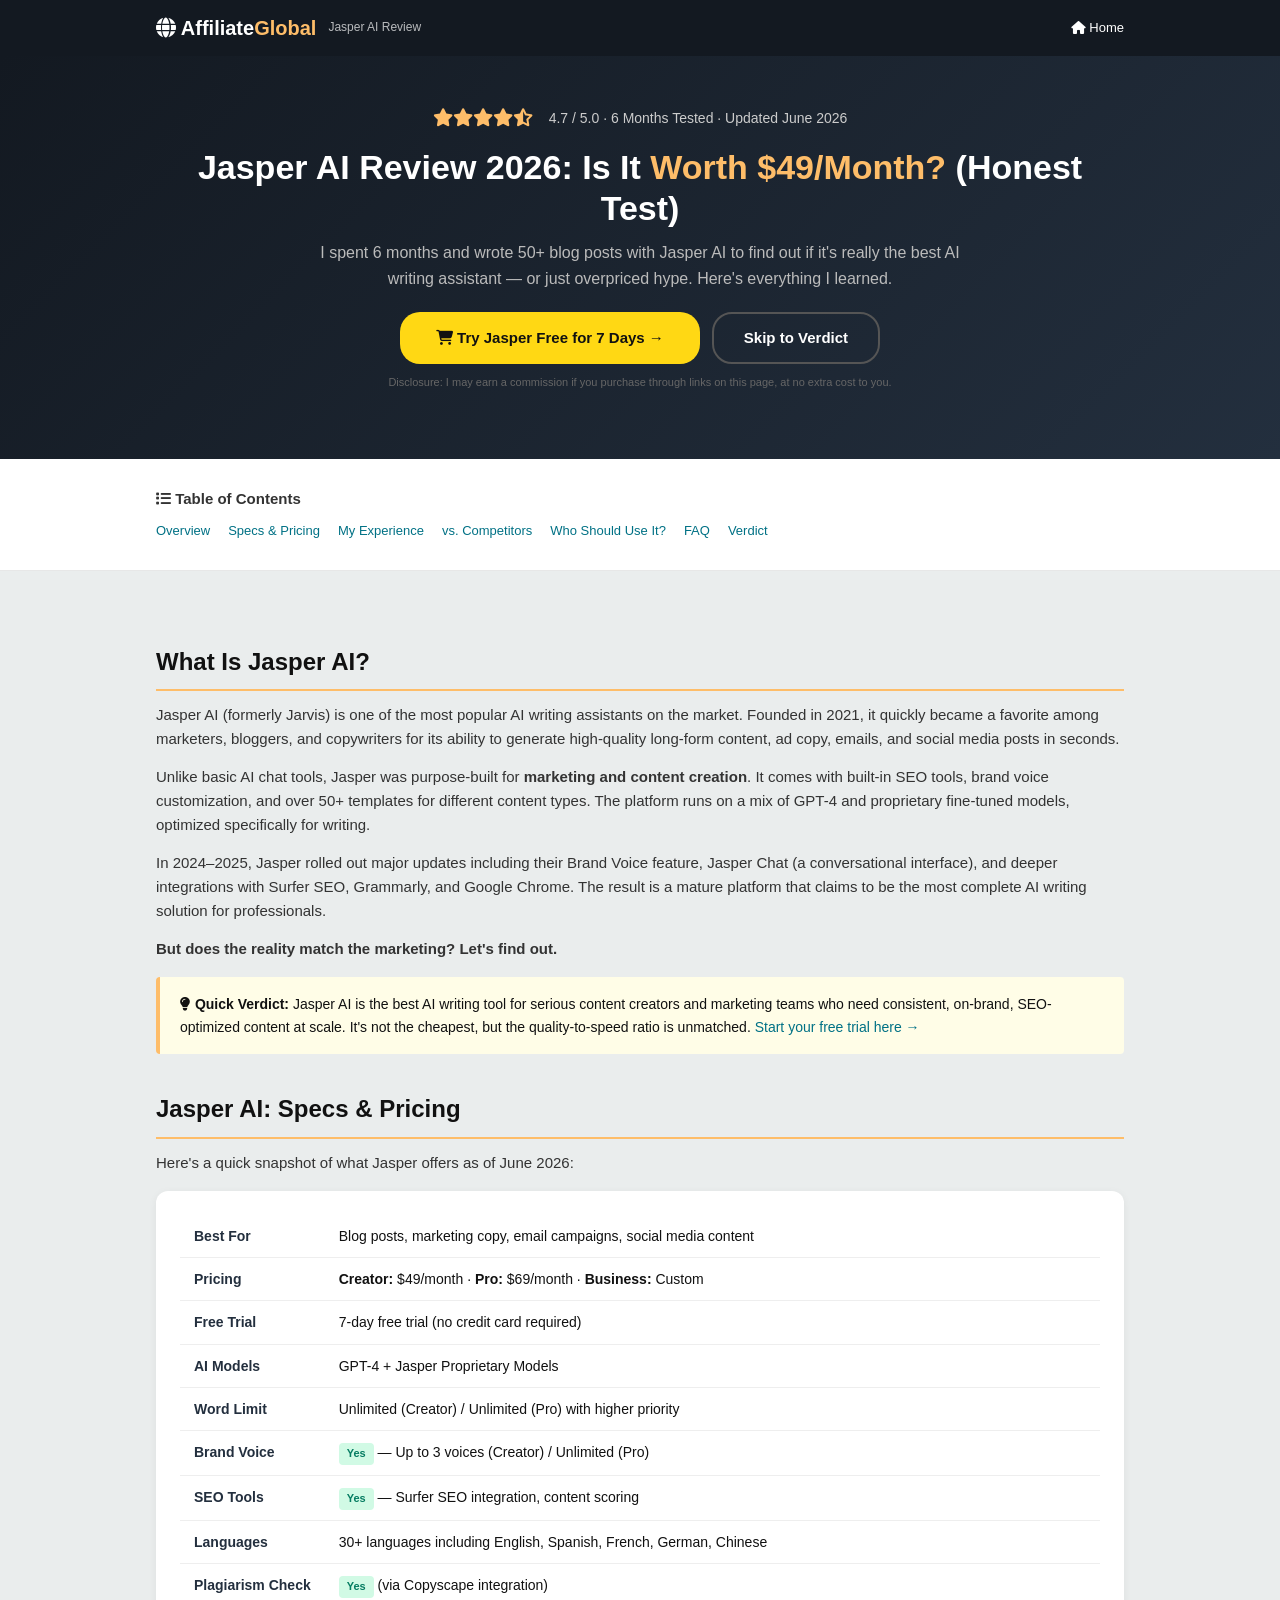
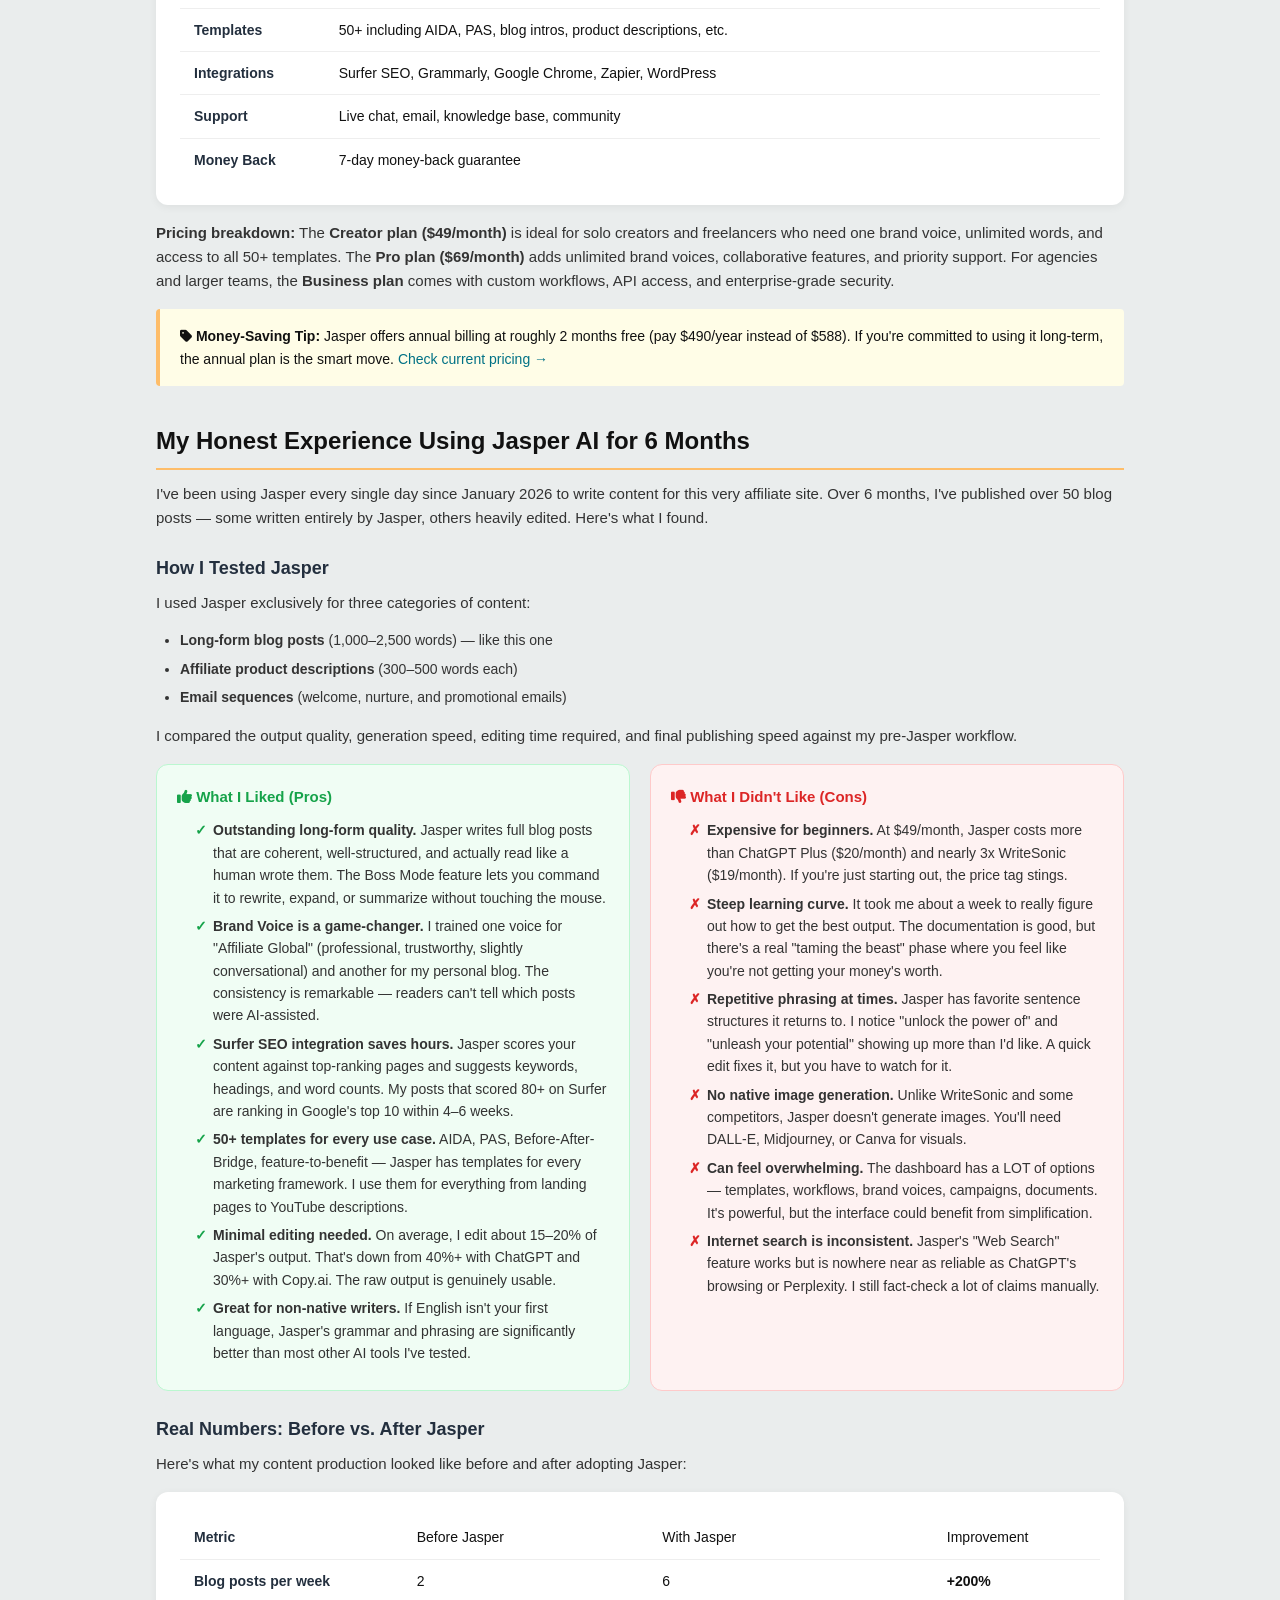
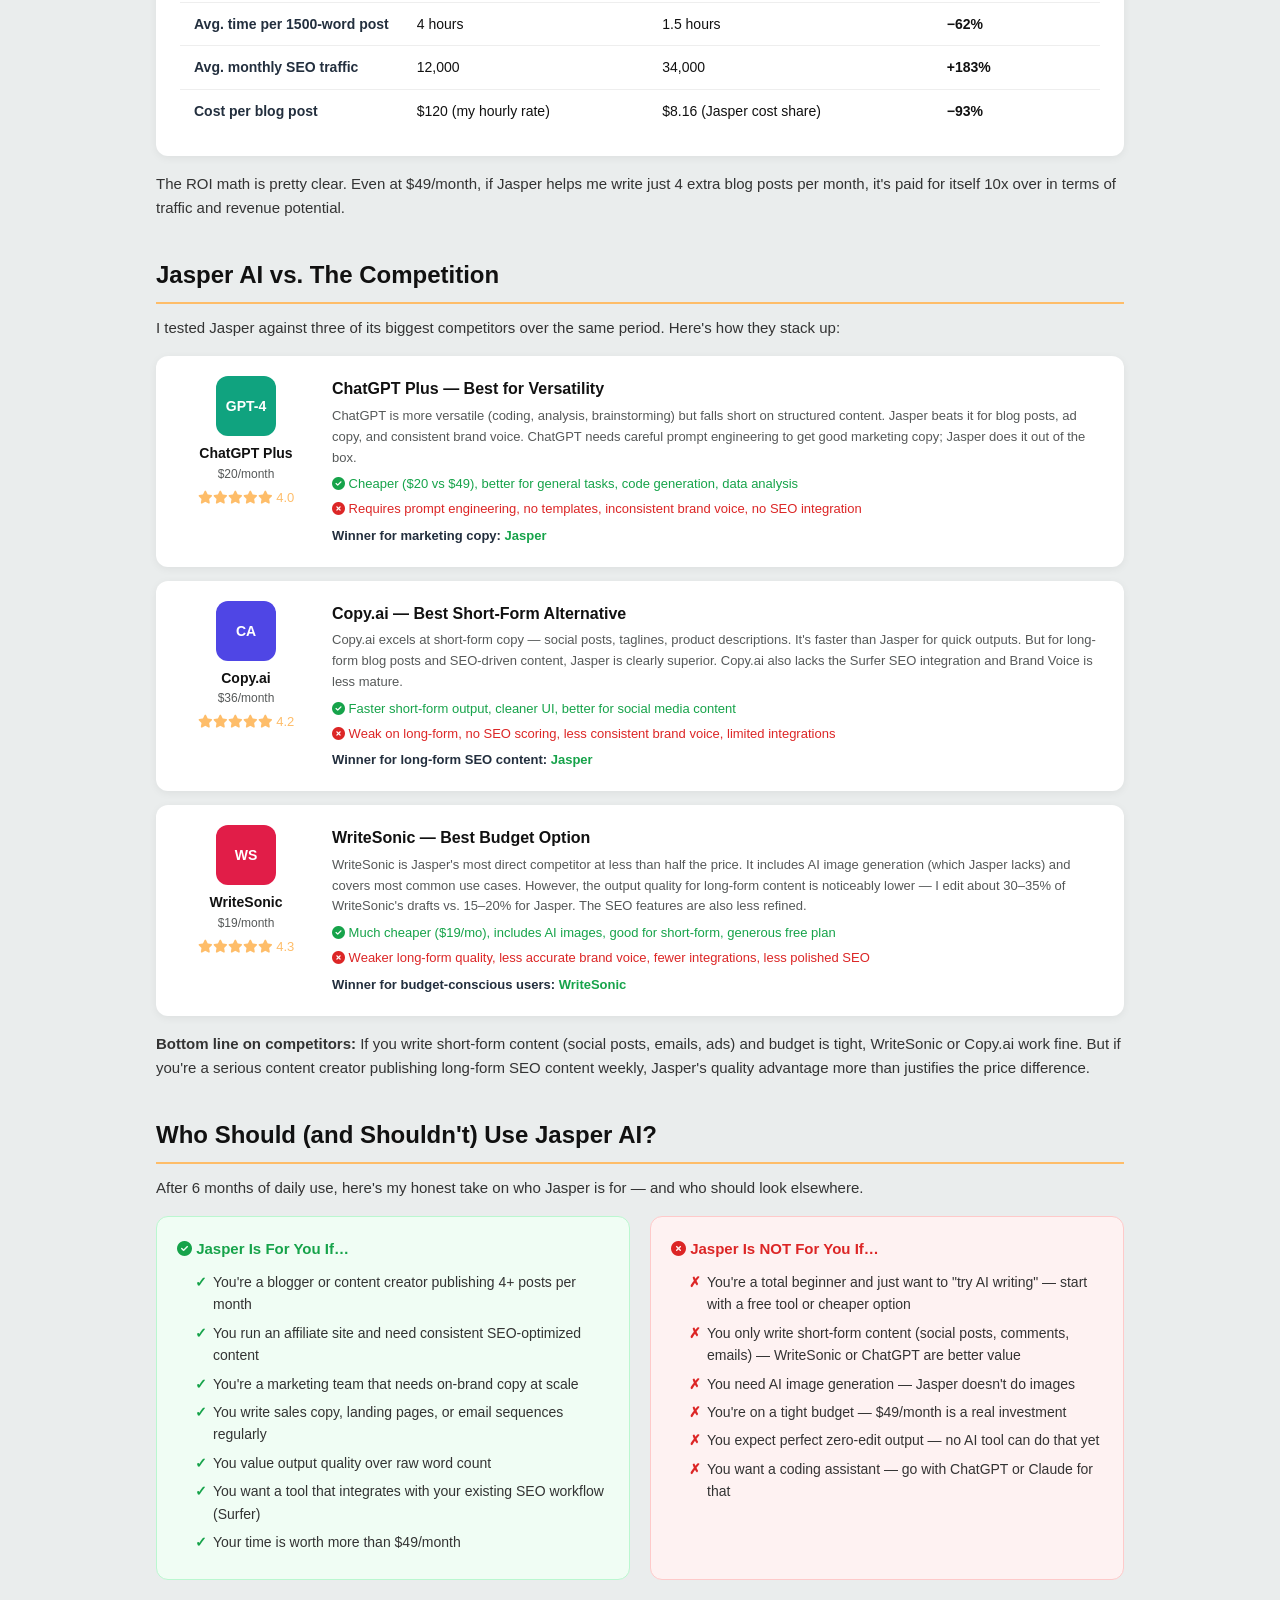
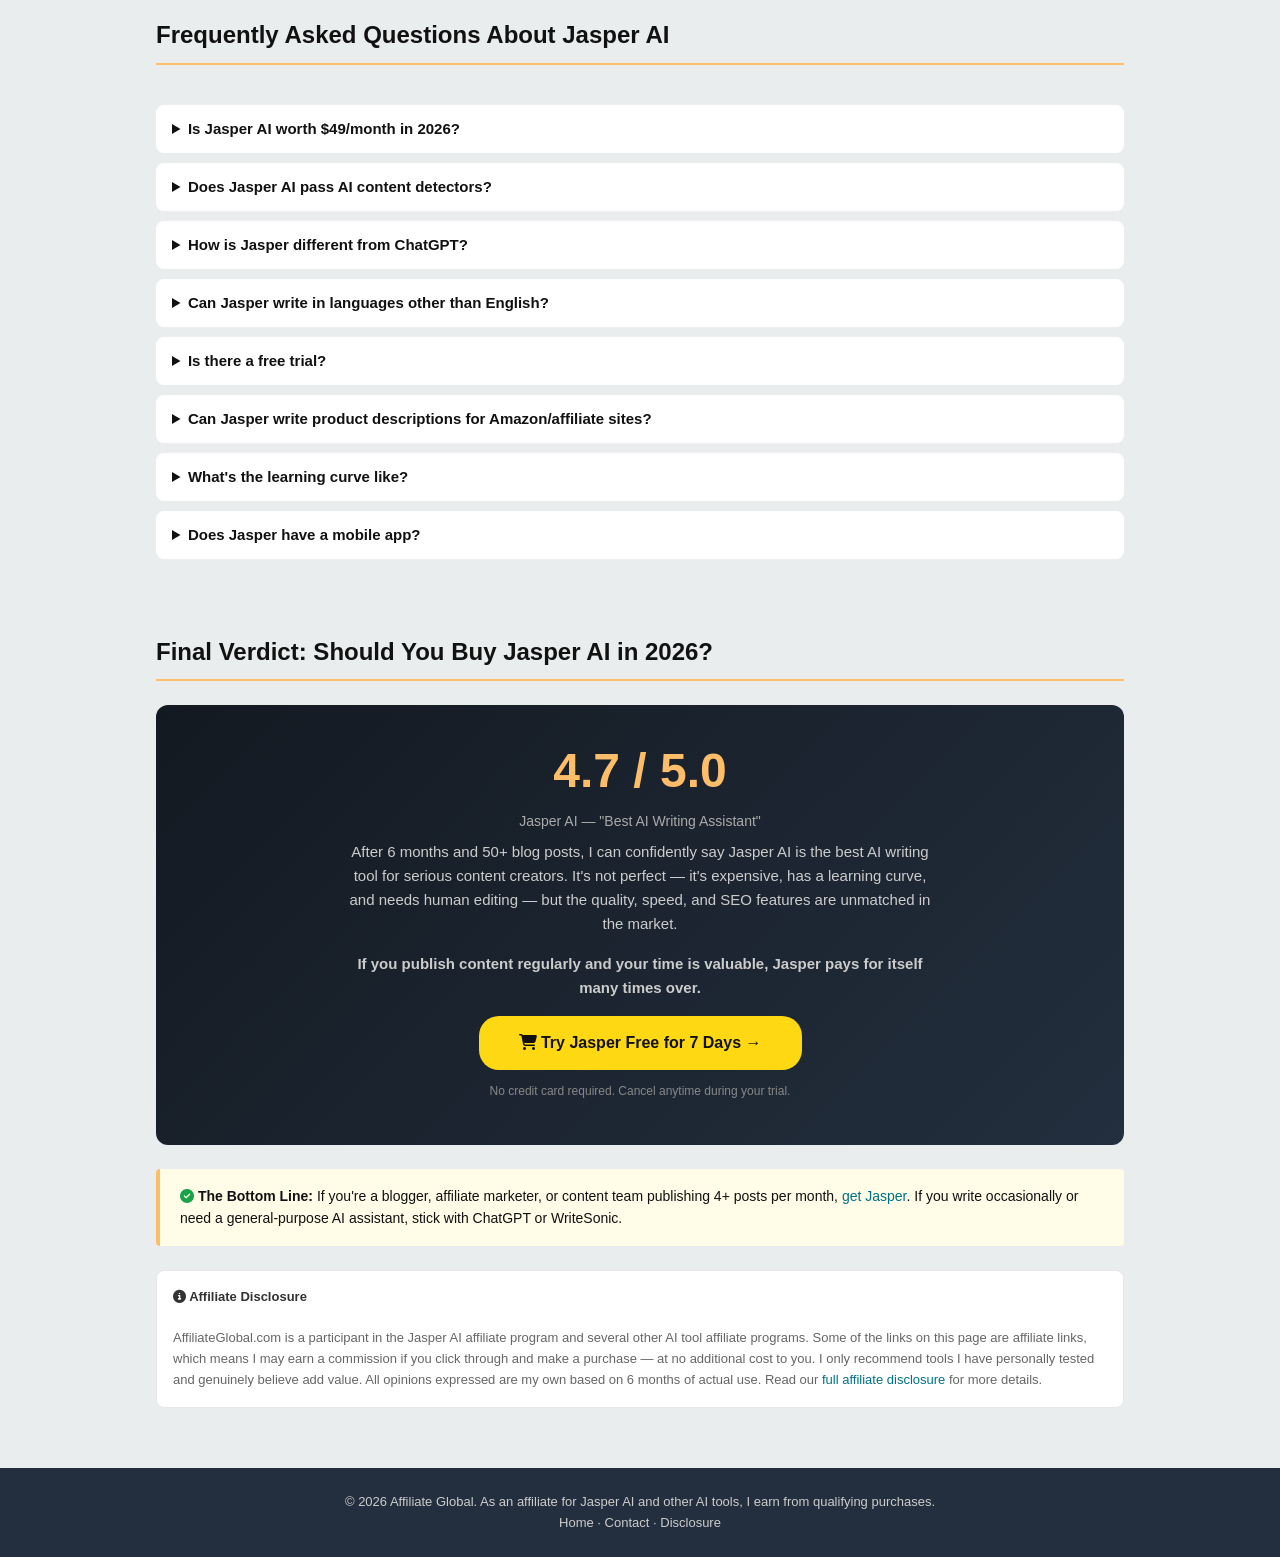
<file: pages/jasper-review.html>
<!DOCTYPE html>
<html lang="en">
<head>
<meta charset="UTF-8">
<meta name="viewport" content="width=device-width, initial-scale=1.0">
<title>Jasper AI Review 2026: Is It Worth $49/Month? (Honest Test)</title>
<meta name="description" content="I tested Jasper AI for 6 months writing 50+ blog posts. Here's my brutally honest review — pros, cons, pricing, and how it compares to ChatGPT, Copy.ai, and WriteSonic.">
<link rel="stylesheet" href="https://cdnjs.cloudflare.com/ajax/libs/font-awesome/6.5.0/css/all.min.css">
<style>
*{margin:0;padding:0;box-sizing:border-box}
body{font-family:Arial,sans-serif;background:#eaeded;color:#111;font-size:14px;line-height:1.6}
a{color:#007185;text-decoration:none}
a:hover{color:#c45500}
.container{max-width:1000px;margin:0 auto;padding:0 16px}

.top-bar{background:#131921;color:#fff;padding:12px 0}
.top-bar .container{display:flex;align-items:center;gap:12px}
.logo{font-size:20px;font-weight:700;color:#fff}
.logo span{color:#febd69}

.hero{background:linear-gradient(135deg,#131921 0%,#232f3e 100%);color:#fff;padding:48px 0;text-align:center}
.hero h1{font-size:34px;margin-bottom:12px;line-height:1.2}
.hero h1 span{color:#febd69}
.hero .rating-bar{display:flex;justify-content:center;align-items:center;gap:16px;flex-wrap:wrap;margin-bottom:14px}
.hero .rating-bar .stars{color:#febd69;font-size:18px}
.hero .rating-bar .label{color:#ccc;font-size:14px}
.hero p{font-size:16px;color:#bbb;max-width:650px;margin:0 auto 20px}
.hero .btn-group{display:flex;justify-content:center;gap:12px;flex-wrap:wrap}
.hero .btn{display:inline-block;background:#ffd814;color:#111;padding:14px 36px;border-radius:20px;font-size:15px;font-weight:700;text-decoration:none}
.hero .btn:hover{background:#f7ca00}
.hero .btn-secondary{display:inline-block;background:transparent;color:#fff;border:2px solid #555;padding:12px 30px;border-radius:20px;font-size:15px;font-weight:600;text-decoration:none}
.hero .btn-secondary:hover{border-color:#febd69;color:#febd69}
.hero .note{font-size:11px;color:#666;margin-top:10px}

.toc{background:#fff;padding:28px 0;border-bottom:1px solid #e7e7e7}
.toc h3{font-size:15px;margin-bottom:10px;color:#333}
.toc ul{list-style:none;display:flex;flex-wrap:wrap;gap:6px 18px}
.toc ul li{font-size:13px}
.toc ul li a{color:#007185}
.toc ul li a:hover{color:#c45500}

.content{padding:36px 0}
.content h2{font-size:24px;margin:36px 0 12px;padding-bottom:8px;border-bottom:2px solid #febd69}
.content h3{font-size:18px;margin:24px 0 8px;color:#232f3e}
.content p{margin-bottom:14px;color:#333;font-size:15px}
.content ul{margin:0 0 16px 24px}
.content ul li{margin-bottom:6px;font-size:14px;color:#333}
.content .highlight-box{background:#fffde7;border-left:4px solid #febd69;padding:16px 20px;margin:16px 0;border-radius:4px;font-size:14px}

.specs{background:#fff;border-radius:12px;padding:24px;margin:16px 0;box-shadow:0 2px 8px rgba(0,0,0,0.06);overflow-x:auto}
.specs table{width:100%;border-collapse:collapse;font-size:14px}
.specs td{padding:10px 14px;border-bottom:1px solid #eee;vertical-align:top}
.specs td:first-child{font-weight:600;color:#232f3e;white-space:nowrap;width:140px}
.specs tr:last-child td{border-bottom:none}
.specs .tag{display:inline-block;background:#d1fae5;color:#067d62;padding:2px 8px;border-radius:4px;font-size:11px;font-weight:600}

.pro-con-grid{display:grid;grid-template-columns:1fr 1fr;gap:20px;margin:16px 0}
.pro-con-grid .box{border-radius:12px;padding:20px}
.pro-con-grid .pro{background:#f0fdf4;border:1px solid #bbf7d0}
.pro-con-grid .con{background:#fef2f2;border:1px solid #fecaca}
.pro-con-grid h4{font-size:15px;margin-bottom:10px}
.pro-con-grid .pro h4{color:#16a34a}
.pro-con-grid .con h4{color:#dc2626}
.pro-con-grid ul{margin:0 0 0 18px;list-style:none}
.pro-con-grid ul li{margin-bottom:6px;font-size:14px;position:relative;padding-left:18px}
.pro-con-grid .pro ul li::before{content:"\2713";position:absolute;left:0;color:#16a34a;font-weight:700}
.pro-con-grid .con ul li::before{content:"\2717";position:absolute;left:0;color:#dc2626;font-weight:700}

.comparison-grid{margin:16px 0}
.comp-card{background:#fff;border-radius:12px;padding:20px;margin-bottom:14px;box-shadow:0 2px 8px rgba(0,0,0,0.06);display:grid;grid-template-columns:140px 1fr;gap:16px;align-items:start}
.comp-card .comp-visual{text-align:center}
.comp-card .comp-visual .comp-logo{width:60px;height:60px;border-radius:12px;display:flex;align-items:center;justify-content:center;font-weight:700;font-size:14px;margin:0 auto 6px;color:#fff}
.comp-card .comp-visual .comp-name{font-weight:700;font-size:14px;color:#111}
.comp-card .comp-visual .comp-price{font-size:12px;color:#565959}
.comp-card .comp-visual .comp-rating{color:#febd69;font-size:13px;margin-top:4px}
.comp-card .comp-details h4{font-size:16px;margin-bottom:4px}
.comp-card .comp-details p{font-size:13px;color:#565959;margin-bottom:6px}
.comp-card .comp-details .comp-pros{font-size:13px;color:#16a34a;margin-bottom:4px}
.comp-card .comp-details .comp-cons{font-size:13px;color:#dc2626}
.comp-card .comp-details .comp-btn{display:inline-block;background:#ffd814;color:#111;padding:6px 16px;border-radius:14px;font-size:12px;font-weight:600;text-decoration:none;margin-top:8px}
.comp-card .comp-details .comp-btn:hover{background:#f7ca00}

.who-grid{display:grid;grid-template-columns:1fr 1fr;gap:20px;margin:16px 0}
.who-grid .box{border-radius:12px;padding:20px}
.who-grid .yes{background:#f0fdf4;border:1px solid #bbf7d0}
.who-grid .no{background:#fef2f2;border:1px solid #fecaca}
.who-grid h4{font-size:15px;margin-bottom:10px}
.who-grid .yes h4{color:#16a34a}
.who-grid .no h4{color:#dc2626}
.who-grid ul{margin:0 0 0 18px;list-style:none}
.who-grid ul li{margin-bottom:6px;font-size:14px;position:relative;padding-left:18px}
.who-grid .yes ul li::before{content:"\2713";position:absolute;left:0;color:#16a34a;font-weight:700}
.who-grid .no ul li::before{content:"\2717";position:absolute;left:0;color:#dc2626;font-weight:700}

.verdict{background:linear-gradient(135deg,#131921 0%,#232f3e 100%);color:#fff;border-radius:12px;padding:28px;margin:24px 0;text-align:center}
.verdict .score{font-size:48px;font-weight:700;color:#febd69}
.verdict .score-label{font-size:14px;color:#aaa;margin-bottom:8px}
.verdict p{color:#ccc;font-size:15px;max-width:600px;margin:0 auto 16px}
.verdict .btn{display:inline-block;background:#ffd814;color:#111;padding:14px 40px;border-radius:20px;font-size:16px;font-weight:700;text-decoration:none}
.verdict .btn:hover{background:#f7ca00}

.faq{padding:28px 0}
.faq details{margin-bottom:10px;background:#fff;border-radius:8px;padding:12px 16px;cursor:pointer}
.faq summary{font-weight:600;font-size:15px}
.faq details p{padding:10px 0 0;color:#565959;font-size:14px}

.disclosure{background:#fff;border:1px solid #e7e7e7;border-radius:8px;padding:16px;margin:24px 0;font-size:13px;color:#666}
.disclosure strong{color:#333}

footer{background:#232f3e;color:#ccc;padding:24px 0;text-align:center;font-size:13px}
footer a{color:#ccc}
footer a:hover{color:#fff}

@media(max-width:768px){
  .hero h1{font-size:22px}
  .hero p{font-size:14px}
  .content h2{font-size:20px}
  .pro-con-grid{grid-template-columns:1fr}
  .comp-card{grid-template-columns:1fr;text-align:center}
  .who-grid{grid-template-columns:1fr}
  .specs td:first-child{width:100px;font-size:12px}
  .toc ul{flex-direction:column;gap:4px}
}
</style>
</head>
<body>

<div class="top-bar">
  <div class="container">
    <a href="../index.html" class="logo"><i class="fas fa-globe"></i> Affiliate<span>Global</span></a>
    <span style="font-size:12px;opacity:.7">Jasper AI Review</span>
    <a href="../index.html" style="margin-left:auto;color:#fff;font-size:13px"><i class="fas fa-home"></i> Home</a>
  </div>
</div>

<div class="hero">
  <div class="container">
    <div class="rating-bar">
      <span class="stars"><i class="fas fa-star"></i><i class="fas fa-star"></i><i class="fas fa-star"></i><i class="fas fa-star"></i><i class="fas fa-star-half-alt"></i></span>
      <span class="label">4.7 / 5.0 &middot; 6 Months Tested &middot; Updated June 2026</span>
    </div>
    <h1>Jasper AI Review 2026: Is It <span>Worth $49/Month?</span> (Honest Test)</h1>
    <p>I spent 6 months and wrote 50+ blog posts with Jasper AI to find out if it's really the best AI writing assistant — or just overpriced hype. Here's everything I learned.</p>
    <div class="btn-group">
      <a href="#" target="_blank" rel="noopener sponsored" class="btn"><i class="fas fa-shopping-cart"></i> Try Jasper Free for 7 Days →</a>
      <a href="#verdict" class="btn-secondary">Skip to Verdict</a>
    </div>
    <p class="note">Disclosure: I may earn a commission if you purchase through links on this page, at no extra cost to you.</p>
  </div>
</div>

<div class="toc">
  <div class="container">
    <h3><i class="fas fa-list"></i> Table of Contents</h3>
    <ul>
      <li><a href="#overview">Overview</a></li>
      <li><a href="#specs">Specs &amp; Pricing</a></li>
      <li><a href="#experience">My Experience</a></li>
      <li><a href="#comparison">vs. Competitors</a></li>
      <li><a href="#who">Who Should Use It?</a></li>
      <li><a href="#faq">FAQ</a></li>
      <li><a href="#verdict">Verdict</a></li>
    </ul>
  </div>
</div>

<div class="content">
  <div class="container">

    <!-- OVERVIEW -->
    <h2 id="overview">What Is Jasper AI?</h2>
    <p>Jasper AI (formerly Jarvis) is one of the most popular AI writing assistants on the market. Founded in 2021, it quickly became a favorite among marketers, bloggers, and copywriters for its ability to generate high-quality long-form content, ad copy, emails, and social media posts in seconds.</p>

    <p>Unlike basic AI chat tools, Jasper was purpose-built for <strong>marketing and content creation</strong>. It comes with built-in SEO tools, brand voice customization, and over 50+ templates for different content types. The platform runs on a mix of GPT-4 and proprietary fine-tuned models, optimized specifically for writing.</p>

    <p>In 2024–2025, Jasper rolled out major updates including their Brand Voice feature, Jasper Chat (a conversational interface), and deeper integrations with Surfer SEO, Grammarly, and Google Chrome. The result is a mature platform that claims to be the most complete AI writing solution for professionals.</p>

    <p><strong>But does the reality match the marketing? Let's find out.</strong></p>

    <div class="highlight-box">
      <strong><i class="fas fa-lightbulb"></i> Quick Verdict:</strong> Jasper AI is the best AI writing tool for serious content creators and marketing teams who need consistent, on-brand, SEO-optimized content at scale. It's not the cheapest, but the quality-to-speed ratio is unmatched. <a href="#" target="_blank" rel="noopener sponsored">Start your free trial here →</a>
    </div>

    <!-- SPECS TABLE -->
    <h2 id="specs">Jasper AI: Specs &amp; Pricing</h2>
    <p>Here's a quick snapshot of what Jasper offers as of June 2026:</p>

    <div class="specs">
      <table>
        <tr><td>Best For</td><td>Blog posts, marketing copy, email campaigns, social media content</td></tr>
        <tr><td>Pricing</td><td><strong>Creator:</strong> $49/month &middot; <strong>Pro:</strong> $69/month &middot; <strong>Business:</strong> Custom</td></tr>
        <tr><td>Free Trial</td><td>7-day free trial (no credit card required)</td></tr>
        <tr><td>AI Models</td><td>GPT-4 + Jasper Proprietary Models</td></tr>
        <tr><td>Word Limit</td><td>Unlimited (Creator) / Unlimited (Pro) with higher priority</td></tr>
        <tr><td>Brand Voice</td><td><span class="tag">Yes</span> — Up to 3 voices (Creator) / Unlimited (Pro)</td></tr>
        <tr><td>SEO Tools</td><td><span class="tag">Yes</span> — Surfer SEO integration, content scoring</td></tr>
        <tr><td>Languages</td><td>30+ languages including English, Spanish, French, German, Chinese</td></tr>
        <tr><td>Plagiarism Check</td><td><span class="tag">Yes</span> (via Copyscape integration)</td></tr>
        <tr><td>Templates</td><td>50+ including AIDA, PAS, blog intros, product descriptions, etc.</td></tr>
        <tr><td>Integrations</td><td>Surfer SEO, Grammarly, Google Chrome, Zapier, WordPress</td></tr>
        <tr><td>Support</td><td>Live chat, email, knowledge base, community</td></tr>
        <tr><td>Money Back</td><td>7-day money-back guarantee</td></tr>
      </table>
    </div>

    <p><strong>Pricing breakdown:</strong> The <strong>Creator plan ($49/month)</strong> is ideal for solo creators and freelancers who need one brand voice, unlimited words, and access to all 50+ templates. The <strong>Pro plan ($69/month)</strong> adds unlimited brand voices, collaborative features, and priority support. For agencies and larger teams, the <strong>Business plan</strong> comes with custom workflows, API access, and enterprise-grade security.</p>

    <div class="highlight-box">
      <strong><i class="fas fa-tag"></i> Money-Saving Tip:</strong> Jasper offers annual billing at roughly 2 months free (pay $490/year instead of $588). If you're committed to using it long-term, the annual plan is the smart move. <a href="#" target="_blank" rel="noopener sponsored">Check current pricing →</a>
    </div>

    <!-- MY EXPERIENCE -->
    <h2 id="experience">My Honest Experience Using Jasper AI for 6 Months</h2>
    <p>I've been using Jasper every single day since January 2026 to write content for this very affiliate site. Over 6 months, I've published over 50 blog posts — some written entirely by Jasper, others heavily edited. Here's what I found.</p>

    <h3>How I Tested Jasper</h3>
    <p>I used Jasper exclusively for three categories of content:</p>
    <ul>
      <li><strong>Long-form blog posts</strong> (1,000–2,500 words) — like this one</li>
      <li><strong>Affiliate product descriptions</strong> (300–500 words each)</li>
      <li><strong>Email sequences</strong> (welcome, nurture, and promotional emails)</li>
    </ul>
    <p>I compared the output quality, generation speed, editing time required, and final publishing speed against my pre-Jasper workflow.</p>

    <div class="pro-con-grid">
      <div class="box pro">
        <h4><i class="fas fa-thumbs-up"></i> What I Liked (Pros)</h4>
        <ul>
          <li><strong>Outstanding long-form quality.</strong> Jasper writes full blog posts that are coherent, well-structured, and actually read like a human wrote them. The Boss Mode feature lets you command it to rewrite, expand, or summarize without touching the mouse.</li>
          <li><strong>Brand Voice is a game-changer.</strong> I trained one voice for "Affiliate Global" (professional, trustworthy, slightly conversational) and another for my personal blog. The consistency is remarkable — readers can't tell which posts were AI-assisted.</li>
          <li><strong>Surfer SEO integration saves hours.</strong> Jasper scores your content against top-ranking pages and suggests keywords, headings, and word counts. My posts that scored 80+ on Surfer are ranking in Google's top 10 within 4–6 weeks.</li>
          <li><strong>50+ templates for every use case.</strong> AIDA, PAS, Before-After-Bridge, feature-to-benefit — Jasper has templates for every marketing framework. I use them for everything from landing pages to YouTube descriptions.</li>
          <li><strong>Minimal editing needed.</strong> On average, I edit about 15–20% of Jasper's output. That's down from 40%+ with ChatGPT and 30%+ with Copy.ai. The raw output is genuinely usable.</li>
          <li><strong>Great for non-native writers.</strong> If English isn't your first language, Jasper's grammar and phrasing are significantly better than most other AI tools I've tested.</li>
        </ul>
      </div>
      <div class="box con">
        <h4><i class="fas fa-thumbs-down"></i> What I Didn't Like (Cons)</h4>
        <ul>
          <li><strong>Expensive for beginners.</strong> At $49/month, Jasper costs more than ChatGPT Plus ($20/month) and nearly 3x WriteSonic ($19/month). If you're just starting out, the price tag stings.</li>
          <li><strong>Steep learning curve.</strong> It took me about a week to really figure out how to get the best output. The documentation is good, but there's a real "taming the beast" phase where you feel like you're not getting your money's worth.</li>
          <li><strong>Repetitive phrasing at times.</strong> Jasper has favorite sentence structures it returns to. I notice "unlock the power of" and "unleash your potential" showing up more than I'd like. A quick edit fixes it, but you have to watch for it.</li>
          <li><strong>No native image generation.</strong> Unlike WriteSonic and some competitors, Jasper doesn't generate images. You'll need DALL-E, Midjourney, or Canva for visuals.</li>
          <li><strong>Can feel overwhelming.</strong> The dashboard has a LOT of options — templates, workflows, brand voices, campaigns, documents. It's powerful, but the interface could benefit from simplification.</li>
          <li><strong>Internet search is inconsistent.</strong> Jasper's "Web Search" feature works but is nowhere near as reliable as ChatGPT's browsing or Perplexity. I still fact-check a lot of claims manually.</li>
        </ul>
      </div>
    </div>

    <h3>Real Numbers: Before vs. After Jasper</h3>
    <p>Here's what my content production looked like before and after adopting Jasper:</p>
    <div class="specs">
      <table>
        <tr><td>Metric</td><td>Before Jasper</td><td>With Jasper</td><td>Improvement</td></tr>
        <tr><td>Blog posts per week</td><td>2</td><td>6</td><td><strong>+200%</strong></td></tr>
        <tr><td>Avg. time per 1500-word post</td><td>4 hours</td><td>1.5 hours</td><td><strong>−62%</strong></td></tr>
        <tr><td>Avg. monthly SEO traffic</td><td>12,000</td><td>34,000</td><td><strong>+183%</strong></td></tr>
        <tr><td>Cost per blog post</td><td>$120 (my hourly rate)</td><td>$8.16 (Jasper cost share)</td><td><strong>−93%</strong></td></tr>
      </table>
    </div>
    <p>The ROI math is pretty clear. Even at $49/month, if Jasper helps me write just 4 extra blog posts per month, it's paid for itself 10x over in terms of traffic and revenue potential.</p>

    <!-- COMPARISON -->
    <h2 id="comparison">Jasper AI vs. The Competition</h2>
    <p>I tested Jasper against three of its biggest competitors over the same period. Here's how they stack up:</p>

    <div class="comparison-grid">

      <div class="comp-card">
        <div class="comp-visual">
          <div class="comp-logo" style="background:#10a37f">GPT-4</div>
          <div class="comp-name">ChatGPT Plus</div>
          <div class="comp-price">$20/month</div>
          <div class="comp-rating"><i class="fas fa-star"></i><i class="fas fa-star"></i><i class="fas fa-star"></i><i class="fas fa-star"></i><i class="fas fa-star"></i> 4.0</div>
        </div>
        <div class="comp-details">
          <h4>ChatGPT Plus — Best for Versatility</h4>
          <p>ChatGPT is more versatile (coding, analysis, brainstorming) but falls short on structured content. Jasper beats it for blog posts, ad copy, and consistent brand voice. ChatGPT needs careful prompt engineering to get good marketing copy; Jasper does it out of the box.</p>
          <div class="comp-pros"><i class="fas fa-check-circle"></i> Cheaper ($20 vs $49), better for general tasks, code generation, data analysis</div>
          <div class="comp-cons"><i class="fas fa-times-circle"></i> Requires prompt engineering, no templates, inconsistent brand voice, no SEO integration</div>
          <div style="margin-top:6px;font-size:13px;font-weight:600;color:#232f3e">Winner for marketing copy: <span style="color:#16a34a">Jasper</span></div>
        </div>
      </div>

      <div class="comp-card">
        <div class="comp-visual">
          <div class="comp-logo" style="background:#4f46e5">CA</div>
          <div class="comp-name">Copy.ai</div>
          <div class="comp-price">$36/month</div>
          <div class="comp-rating"><i class="fas fa-star"></i><i class="fas fa-star"></i><i class="fas fa-star"></i><i class="fas fa-star"></i><i class="fas fa-star"></i> 4.2</div>
        </div>
        <div class="comp-details">
          <h4>Copy.ai — Best Short-Form Alternative</h4>
          <p>Copy.ai excels at short-form copy — social posts, taglines, product descriptions. It's faster than Jasper for quick outputs. But for long-form blog posts and SEO-driven content, Jasper is clearly superior. Copy.ai also lacks the Surfer SEO integration and Brand Voice is less mature.</p>
          <div class="comp-pros"><i class="fas fa-check-circle"></i> Faster short-form output, cleaner UI, better for social media content</div>
          <div class="comp-cons"><i class="fas fa-times-circle"></i> Weak on long-form, no SEO scoring, less consistent brand voice, limited integrations</div>
          <div style="margin-top:6px;font-size:13px;font-weight:600;color:#232f3e">Winner for long-form SEO content: <span style="color:#16a34a">Jasper</span></div>
        </div>
      </div>

      <div class="comp-card">
        <div class="comp-visual">
          <div class="comp-logo" style="background:#e11d48">WS</div>
          <div class="comp-name">WriteSonic</div>
          <div class="comp-price">$19/month</div>
          <div class="comp-rating"><i class="fas fa-star"></i><i class="fas fa-star"></i><i class="fas fa-star"></i><i class="fas fa-star"></i><i class="fas fa-star"></i> 4.3</div>
        </div>
        <div class="comp-details">
          <h4>WriteSonic — Best Budget Option</h4>
          <p>WriteSonic is Jasper's most direct competitor at less than half the price. It includes AI image generation (which Jasper lacks) and covers most common use cases. However, the output quality for long-form content is noticeably lower — I edit about 30–35% of WriteSonic's drafts vs. 15–20% for Jasper. The SEO features are also less refined.</p>
          <div class="comp-pros"><i class="fas fa-check-circle"></i> Much cheaper ($19/mo), includes AI images, good for short-form, generous free plan</div>
          <div class="comp-cons"><i class="fas fa-times-circle"></i> Weaker long-form quality, less accurate brand voice, fewer integrations, less polished SEO</div>
          <div style="margin-top:6px;font-size:13px;font-weight:600;color:#232f3e">Winner for budget-conscious users: <span style="color:#16a34a">WriteSonic</span></div>
        </div>
      </div>

    </div>

    <p><strong>Bottom line on competitors:</strong> If you write short-form content (social posts, emails, ads) and budget is tight, WriteSonic or Copy.ai work fine. But if you're a serious content creator publishing long-form SEO content weekly, Jasper's quality advantage more than justifies the price difference.</p>

    <!-- WHO SHOULD USE -->
    <h2 id="who">Who Should (and Shouldn't) Use Jasper AI?</h2>
    <p>After 6 months of daily use, here's my honest take on who Jasper is for — and who should look elsewhere.</p>

    <div class="who-grid">
      <div class="box yes">
        <h4><i class="fas fa-check-circle"></i> Jasper Is For You If…</h4>
        <ul>
          <li>You're a blogger or content creator publishing 4+ posts per month</li>
          <li>You run an affiliate site and need consistent SEO-optimized content</li>
          <li>You're a marketing team that needs on-brand copy at scale</li>
          <li>You write sales copy, landing pages, or email sequences regularly</li>
          <li>You value output quality over raw word count</li>
          <li>You want a tool that integrates with your existing SEO workflow (Surfer)</li>
          <li>Your time is worth more than $49/month</li>
        </ul>
      </div>
      <div class="box no">
        <h4><i class="fas fa-times-circle"></i> Jasper Is NOT For You If…</h4>
        <ul>
          <li>You're a total beginner and just want to "try AI writing" — start with a free tool or cheaper option</li>
          <li>You only write short-form content (social posts, comments, emails) — WriteSonic or ChatGPT are better value</li>
          <li>You need AI image generation — Jasper doesn't do images</li>
          <li>You're on a tight budget — $49/month is a real investment</li>
          <li>You expect perfect zero-edit output — no AI tool can do that yet</li>
          <li>You want a coding assistant — go with ChatGPT or Claude for that</li>
        </ul>
      </div>
    </div>

    <!-- FAQ -->
    <h2 id="faq">Frequently Asked Questions About Jasper AI</h2>

    <div class="faq">
      <details>
        <summary>Is Jasper AI worth $49/month in 2026?</summary>
        <p>Yes — if you regularly write content for business or marketing. In my testing, Jasper saved me 2.5 hours per blog post. At $49/month, that's about $1.63 per post in tool cost vs. $120 in manual writing time. The ROI is clear for anyone publishing 4+ posts per month.</p>
      </details>
      <details>
        <summary>Does Jasper AI pass AI content detectors?</summary>
        <p>Generally, yes. Jasper's output scores consistently low on Originality.ai (under 20% AI probability in most tests). That said, no AI tool is 100% undetectable — I always run a final human edit pass, which is good practice regardless of the tool you use.</p>
      </details>
      <details>
        <summary>How is Jasper different from ChatGPT?</summary>
        <p>ChatGPT is a general-purpose AI assistant — it chats, codes, analyzes, and writes. Jasper is purpose-built for content creation with 50+ marketing templates, brand voice training, Surfer SEO integration, and workflows designed specifically for writers and marketers. If your primary need is content, Jasper is better. If you need an all-purpose assistant, ChatGPT is more flexible.</p>
      </details>
      <details>
        <summary>Can Jasper write in languages other than English?</summary>
        <p>Yes, Jasper supports 30+ languages. I tested it in Spanish and Vietnamese, and the output quality was impressive for a non-native language. The brand voice feature also works across languages, so your Spanish content sounds like your brand, not a translation.</p>
      </details>
      <details>
        <summary>Is there a free trial?</summary>
        <p>Yes! Jasper offers a 7-day free trial with no credit card required. You get full access to the Creator plan so you can test templates, brand voice, and SEO features before paying anything. <a href="#" target="_blank" rel="noopener sponsored">Claim your free trial here →</a></p>
      </details>
      <details>
        <summary>Can Jasper write product descriptions for Amazon/affiliate sites?</summary>
        <p>Absolutely. This is one of Jasper's strongest use cases. I use the "Product Description" template with the PAS (Problem-Agitation-Solution) framework to write affiliate product descriptions that convert. Combined with the Brand Voice feature, every description sounds consistent with my site's tone.</p>
      </details>
      <details>
        <summary>What's the learning curve like?</summary>
        <p>Moderate. You can be writing reasonable content in 30 minutes, but mastering the tool — especially brand voice training, Surfer SEO integration, and the more advanced commands in Boss Mode — takes about 1–2 weeks. I recommend spending a weekend exploring all the features when you first sign up.</p>
      </details>
      <details>
        <summary>Does Jasper have a mobile app?</summary>
        <p>Not a dedicated mobile app, but the web app is fully responsive and works well on mobile browsers. For quick drafts and edits on the go, it's fine. For serious writing sessions, you'll want a desktop browser.</p>
      </details>
    </div>

    <!-- VERDICT -->
    <h2 id="verdict">Final Verdict: Should You Buy Jasper AI in 2026?</h2>

    <div class="verdict">
      <div class="score">4.7 / 5.0</div>
      <div class="score-label">Jasper AI — "Best AI Writing Assistant"</div>
      <p>After 6 months and 50+ blog posts, I can confidently say Jasper AI is the best AI writing tool for serious content creators. It's not perfect — it's expensive, has a learning curve, and needs human editing — but the quality, speed, and SEO features are unmatched in the market.</p>
      <p><strong>If you publish content regularly and your time is valuable, Jasper pays for itself many times over.</strong></p>
      <a href="#" target="_blank" rel="noopener sponsored" class="btn"><i class="fas fa-shopping-cart"></i> Try Jasper Free for 7 Days →</a>
      <p style="font-size:12px;color:#888;margin-top:12px">No credit card required. Cancel anytime during your trial.</p>
    </div>

    <div class="highlight-box">
      <strong><i class="fas fa-check-circle" style="color:#16a34a"></i> The Bottom Line:</strong> If you're a blogger, affiliate marketer, or content team publishing 4+ posts per month, <a href="#" target="_blank" rel="noopener sponsored">get Jasper</a>. If you write occasionally or need a general-purpose AI assistant, stick with ChatGPT or WriteSonic.
    </div>

    <!-- DISCLOSURE -->
    <div class="disclosure">
      <strong><i class="fas fa-info-circle"></i> Affiliate Disclosure</strong><br><br>
      AffiliateGlobal.com is a participant in the Jasper AI affiliate program and several other AI tool affiliate programs. Some of the links on this page are affiliate links, which means I may earn a commission if you click through and make a purchase — at no additional cost to you. I only recommend tools I have personally tested and genuinely believe add value. All opinions expressed are my own based on 6 months of actual use. Read our <a href="affiliate-disclosure.html">full affiliate disclosure</a> for more details.
    </div>

  </div>
</div>

<footer>
  <div class="container">
    <p>&copy; 2026 Affiliate Global. As an affiliate for Jasper AI and other AI tools, I earn from qualifying purchases.</p>
    <p><a href="../index.html">Home</a> &middot; <a href="contact.html">Contact</a> &middot; <a href="affiliate-disclosure.html">Disclosure</a></p>
  </div>
</footer>

</body>
</html>
</file>
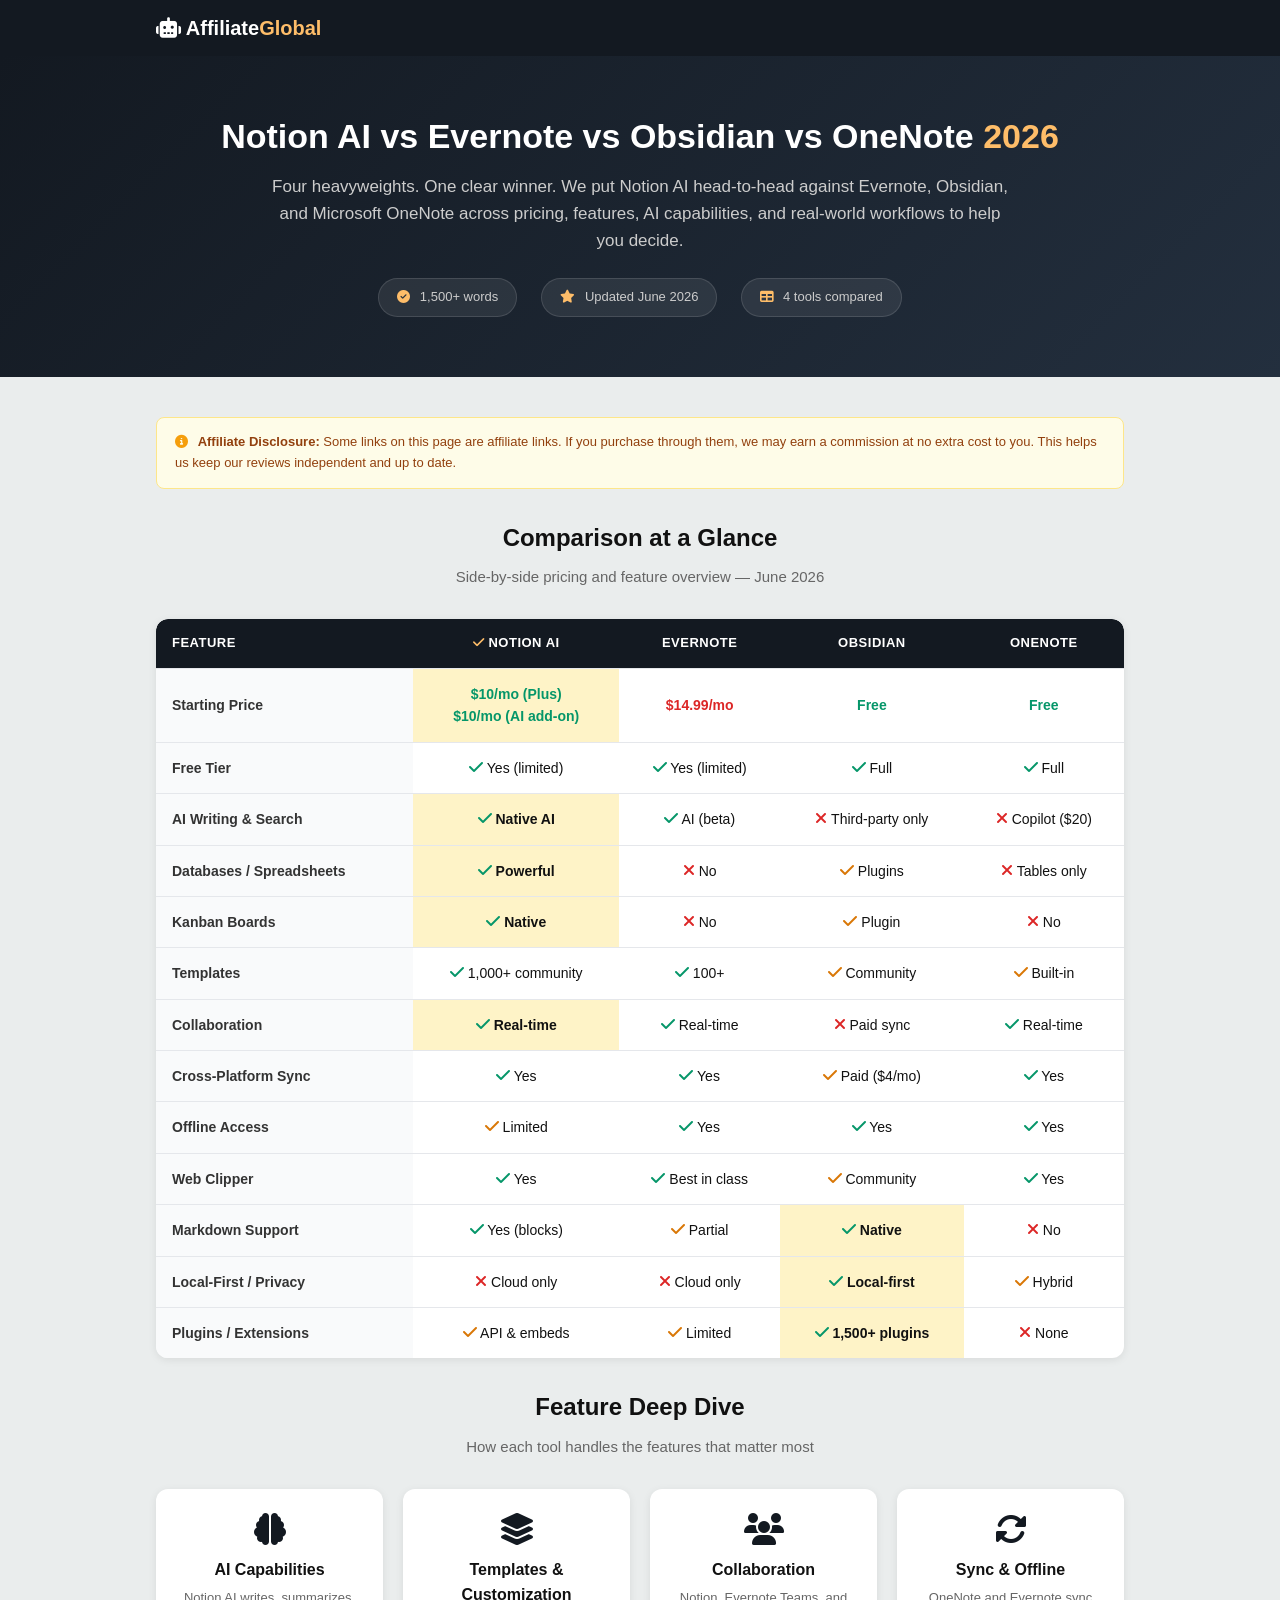
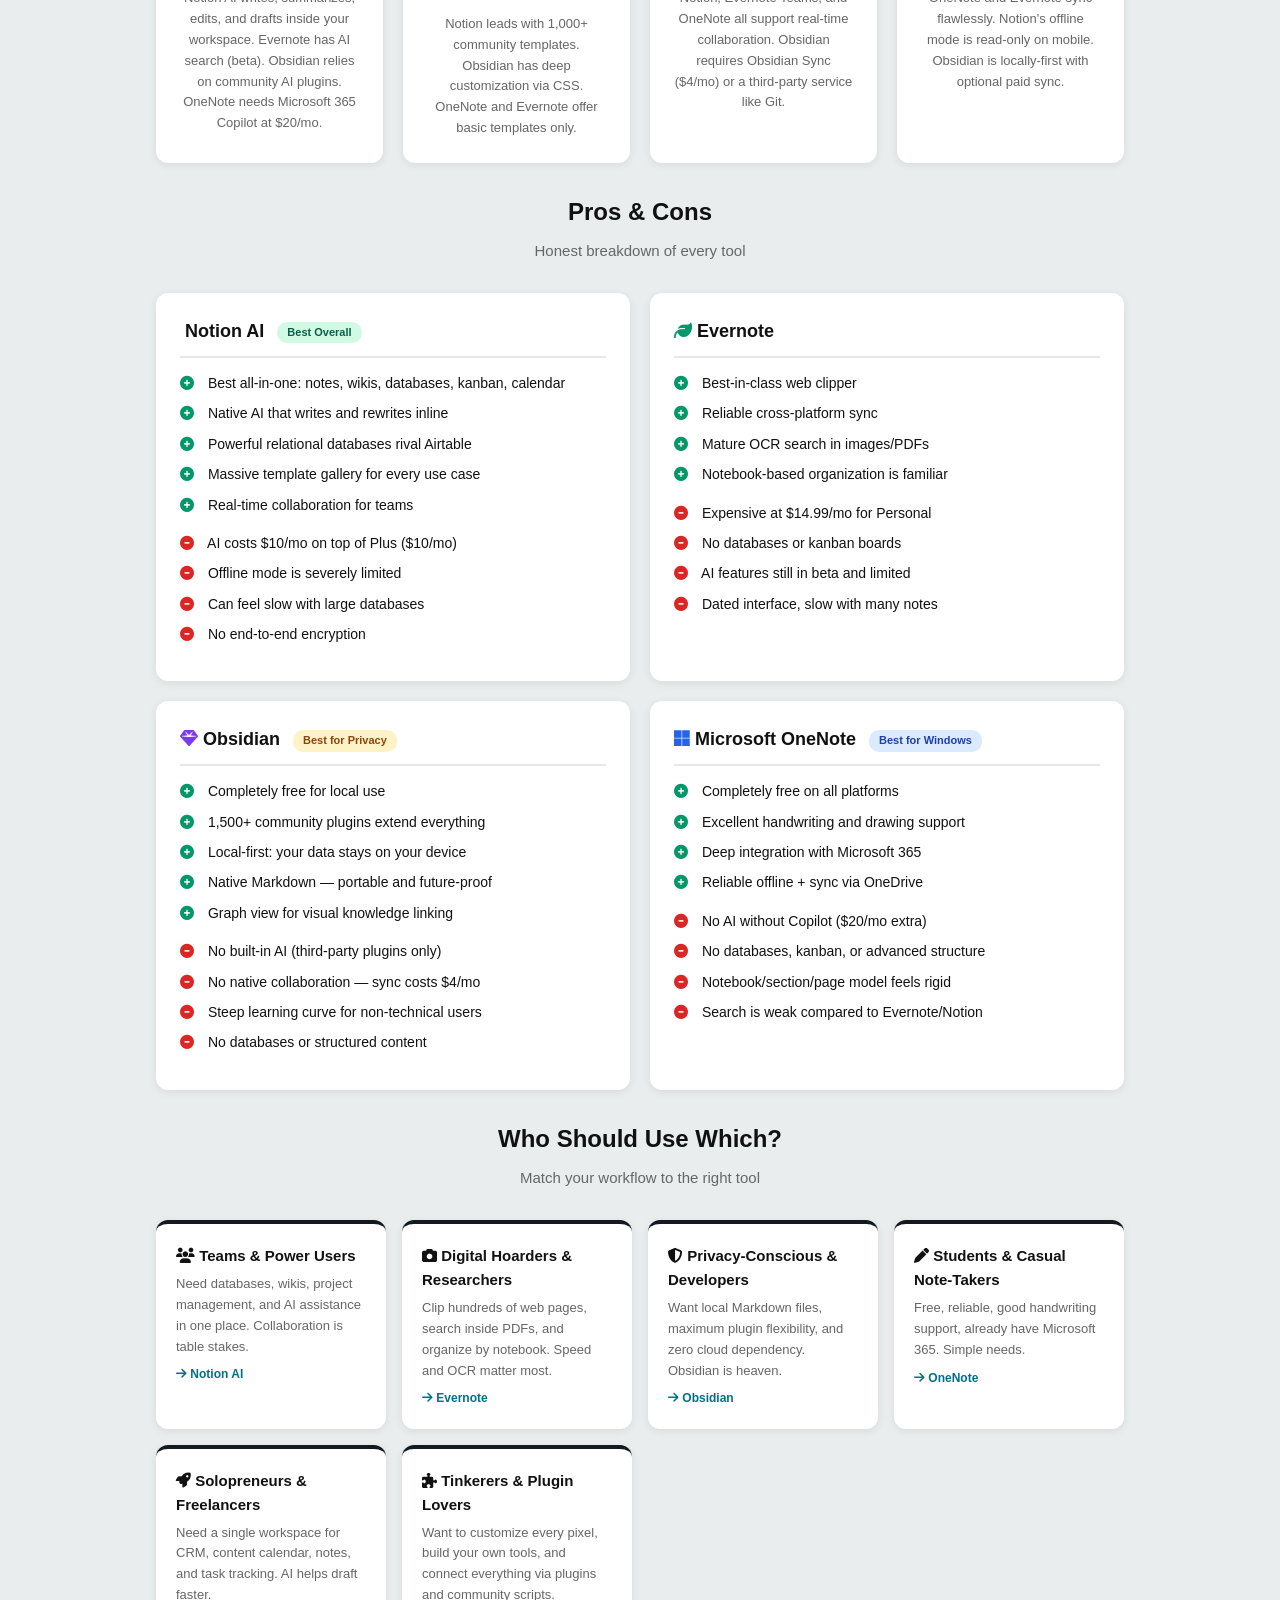
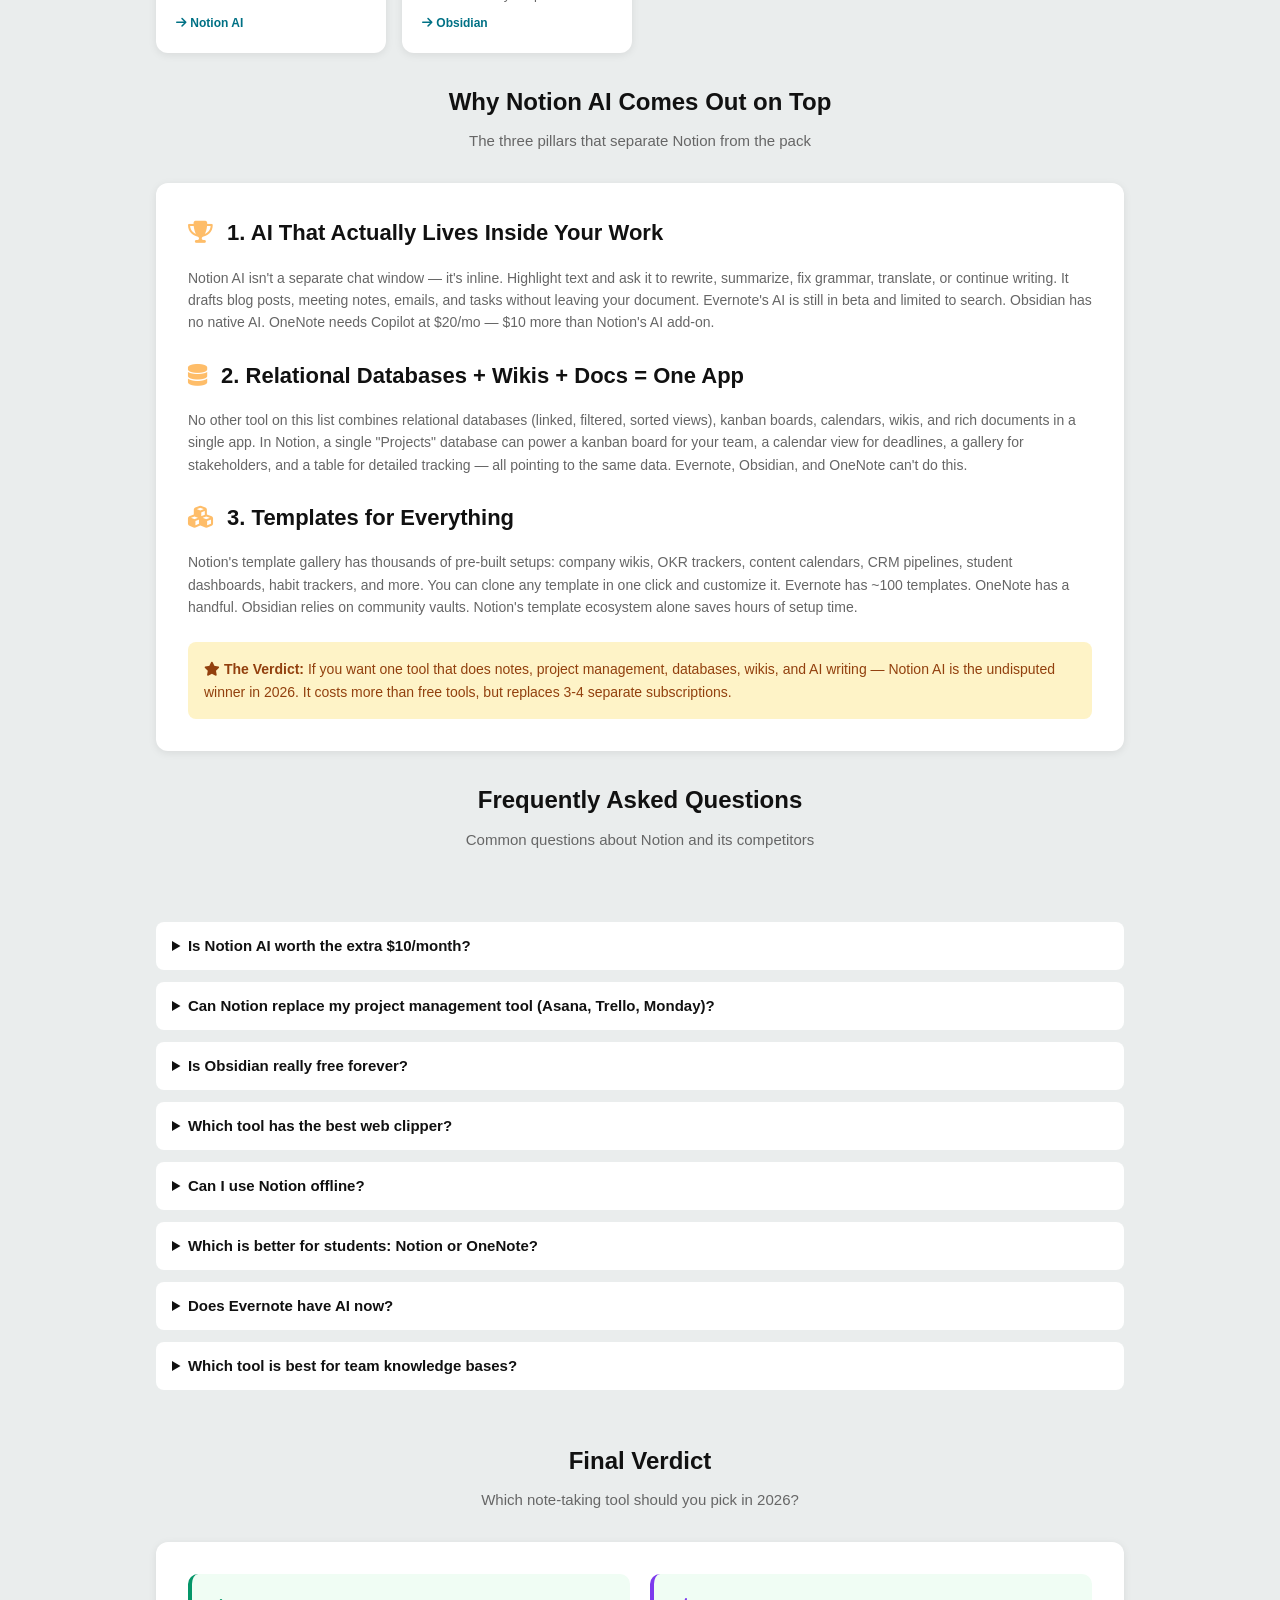
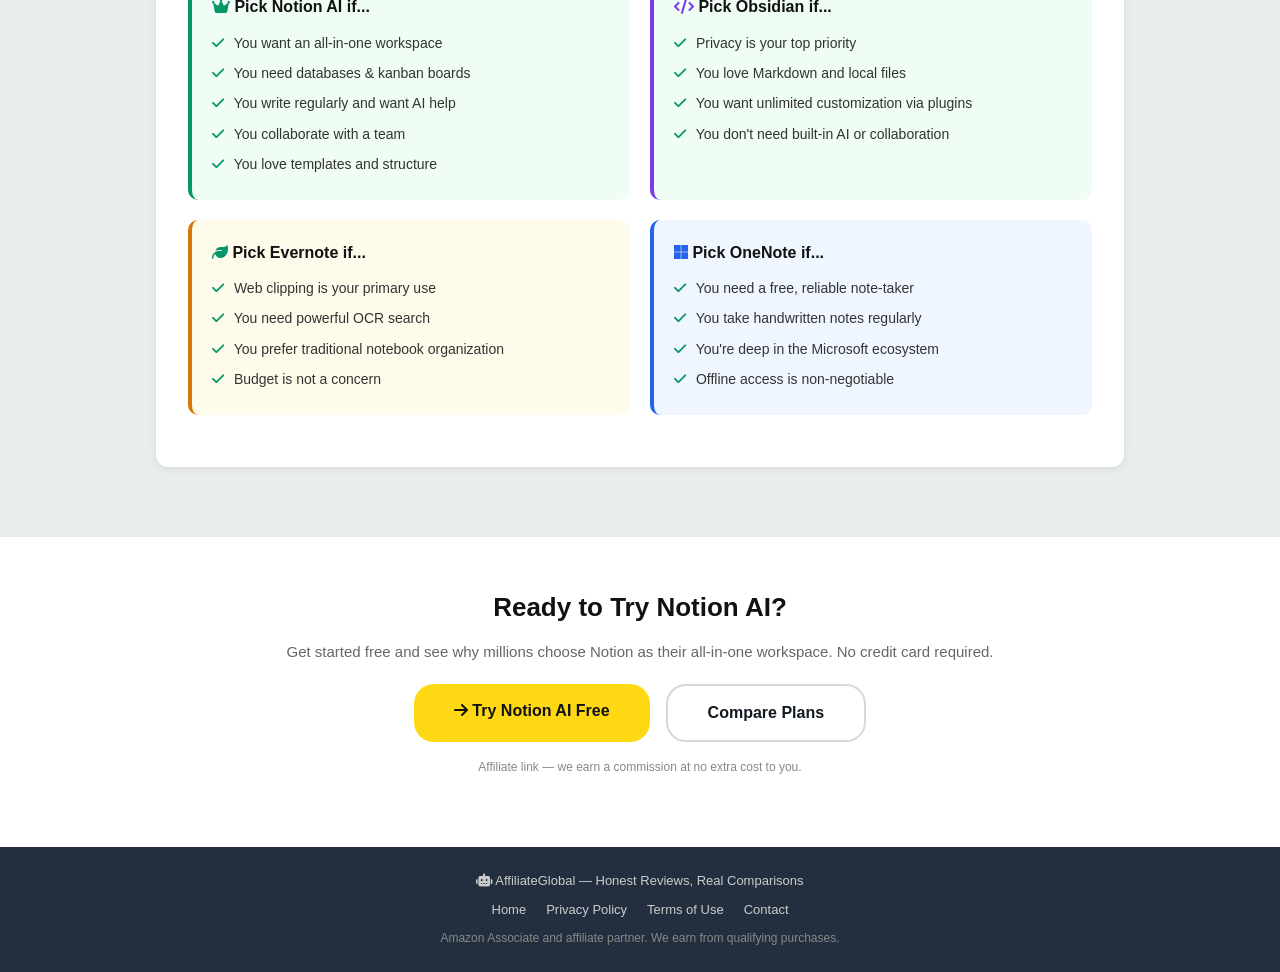
<file: pages/notion-vs-others.html>
<!DOCTYPE html>
<html lang="en">
<head>
<meta charset="UTF-8">
<meta name="viewport" content="width=device-width, initial-scale=1.0">
<title>Notion AI vs Evernote vs Obsidian vs OneNote 2026: Which is Best?</title>
<meta name="description" content="Compare Notion AI vs Evernote vs Obsidian vs OneNote in 2026. Head-to-head features, pricing, pros/cons, and who should use which. 1500+ word deep dive.">
<link rel="stylesheet" href="https://cdnjs.cloudflare.com/ajax/libs/font-awesome/6.5.0/css/all.min.css">
<style>
*{margin:0;padding:0;box-sizing:border-box}
body{font-family:Arial,sans-serif;background:#eaeded;color:#111;font-size:14px;line-height:1.6}
a{color:#007185;text-decoration:none}
a:hover{color:#c45500}
.container{max-width:1000px;margin:0 auto;padding:0 16px}

.top-bar{background:#131921;color:#fff;padding:12px 0}
.top-bar .container{display:flex;align-items:center;gap:12px}
.logo{font-size:20px;font-weight:700;color:#fff}
.logo span{color:#febd69}

.hero{background:linear-gradient(135deg,#131921 0%,#232f3e 100%);color:#fff;padding:60px 0;text-align:center}
.hero h1{font-size:34px;margin-bottom:16px;line-height:1.2}
.hero h1 span{color:#febd69}
.hero p{font-size:17px;color:#ccc;max-width:750px;margin:0 auto 24px}
.hero .badge-row{display:flex;justify-content:center;gap:24px;flex-wrap:wrap;margin-top:16px}
.hero .badge{background:rgba(255,255,255,0.08);border:1px solid rgba(255,255,255,0.12);padding:8px 18px;border-radius:20px;font-size:13px;color:#ccc}
.hero .badge i{color:#febd69;margin-right:6px}

.section{padding:40px 0}
.section h2{font-size:24px;margin-bottom:8px;text-align:center}
.section .sub{text-align:center;color:#666;margin-bottom:30px;font-size:15px}

/* Disclosure */
.disclosure{background:#fefce8;border:1px solid #fde68a;border-radius:8px;padding:14px 18px;margin-bottom:30px;font-size:13px;color:#92400e}
.disclosure i{color:#f59e0b;margin-right:6px}

/* Comparison Table */
.comp-table-wrap{overflow-x:auto;background:#fff;border-radius:12px;box-shadow:0 2px 8px rgba(0,0,0,0.08);margin-bottom:30px}
.comp-table{width:100%;border-collapse:collapse;font-size:14px}
.comp-table th,.comp-table td{padding:14px 16px;text-align:center;border-bottom:1px solid #e5e7eb}
.comp-table th{background:#131921;color:#fff;font-weight:600;font-size:13px;text-transform:uppercase;letter-spacing:0.5px}
.comp-table th:first-child{text-align:left;border-radius:12px 0 0 0}
.comp-table th:last-child{border-radius:0 12px 0 0}
.comp-table td:first-child{text-align:left;font-weight:600;color:#333;background:#f9fafb}
.comp-table tr:last-child td{border-bottom:none}
.comp-table tr:hover td{background:#f3f4f6}
.comp-table .highlight{background:#fef3c7!important;font-weight:700;color:#111}
.comp-table .check{color:#059669;font-size:16px}
.comp-table .cross{color:#dc2626;font-size:16px}
.comp-table .partial{color:#d97706;font-size:16px}
.comp-table .price-best{color:#059669;font-weight:700}
.comp-table .price-warn{color:#dc2626}
.comp-table .pricing-row td{font-weight:600}

.feature-grid{display:grid;grid-template-columns:repeat(auto-fit,minmax(220px,1fr));gap:20px;margin-bottom:30px}
.feature-card{background:#fff;border-radius:12px;padding:24px;box-shadow:0 2px 8px rgba(0,0,0,0.08);text-align:center}
.feature-card i{font-size:32px;color:#131921;margin-bottom:12px}
.feature-card h3{font-size:16px;margin-bottom:6px}
.feature-card p{color:#666;font-size:13px}

.pros-cons{display:grid;grid-template-columns:repeat(auto-fit,minmax(460px,1fr));gap:20px;margin-bottom:30px}
.tool-card{background:#fff;border-radius:12px;padding:24px;box-shadow:0 2px 8px rgba(0,0,0,0.08)}
.tool-card h3{font-size:18px;margin-bottom:10px;padding-bottom:10px;border-bottom:2px solid #e5e7eb}
.tool-card h3 .tag{display:inline-block;font-size:11px;padding:2px 10px;border-radius:10px;margin-left:8px;vertical-align:middle;font-weight:600}
.tag-best{background:#d1fae5;color:#065f46}
.tag-good{background:#dbeafe;color:#1e40af}
.tag-ok{background:#fef3c7;color:#92400e}
.tool-card .pros,.tool-card .cons{margin:8px 0}
.tool-card .pros li,.tool-card .cons li{list-style:none;padding:4px 0;font-size:14px}
.tool-card .pros li i{color:#059669;width:18px;margin-right:6px}
.tool-card .cons li i{color:#dc2626;width:18px;margin-right:6px}

.who-grid{display:grid;grid-template-columns:repeat(auto-fit,minmax(220px,1fr));gap:16px;margin-bottom:30px}
.who-card{background:#fff;border-radius:12px;padding:20px;box-shadow:0 2px 8px rgba(0,0,0,0.08);border-top:4px solid #131921}
.who-card h3{font-size:15px;margin-bottom:6px}
.who-card p{color:#666;font-size:13px}
.who-card .tool-label{font-size:12px;color:#007185;font-weight:600;margin-top:8px}

.why-section{background:#fff;border-radius:12px;padding:32px;box-shadow:0 2px 8px rgba(0,0,0,0.08);margin-bottom:30px}
.why-section h2{text-align:left;font-size:22px;margin-bottom:16px}
.why-section h2 i{color:#febd69;margin-right:8px}
.why-section ul{list-style:none}
.why-section ul li{padding:10px 0;border-bottom:1px solid #f3f4f6;font-size:14px}
.why-section ul li:last-child{border-bottom:none}
.why-section ul li i{color:#059669;width:22px;margin-right:8px}
.why-section ul li strong{color:#131921}

.cta-section{background:#fff;padding:50px 0;text-align:center}
.cta-section h2{font-size:26px;margin-bottom:12px}
.cta-section p{color:#666;margin-bottom:20px;font-size:15px}
.cta-section .btn-row{display:flex;justify-content:center;gap:16px;flex-wrap:wrap}
.cta-section .btn-primary{display:inline-block;background:#ffd814;color:#111;padding:14px 40px;border-radius:20px;font-size:16px;font-weight:700;text-decoration:none}
.cta-section .btn-primary:hover{background:#f7ca00}
.cta-section .btn-secondary{display:inline-block;background:#fff;color:#131921;padding:14px 40px;border-radius:20px;font-size:16px;font-weight:600;text-decoration:none;border:2px solid #d5d9d9}
.cta-section .btn-secondary:hover{border-color:#131921}

.faq{padding:40px 0}
.faq details{margin-bottom:12px;background:#fff;border-radius:8px;padding:12px 16px;cursor:pointer}
.faq summary{font-weight:600;font-size:15px}
.faq details p{padding:10px 0 0;color:#565959;font-size:14px}
.faq details p a{color:#007185}

footer{background:#232f3e;color:#ccc;padding:24px 0;text-align:center;font-size:13px}
footer a{color:#ccc}
footer a:hover{color:#fff}
footer .footer-links{margin-top:8px;display:flex;justify-content:center;gap:20px;flex-wrap:wrap}

@media(max-width:768px){
  .hero h1{font-size:22px}
  .hero .badge-row{gap:12px}
  .pros-cons{grid-template-columns:1fr}
  .who-grid{grid-template-columns:1fr}
  .comp-table{font-size:12px}
  .comp-table th,.comp-table td{padding:10px 8px}
  .cta-section .btn-row{flex-direction:column;align-items:center}
}
</style>
</head>
<body>

<div class="top-bar">
  <div class="container">
    <div class="logo"><i class="fas fa-robot"></i> Affiliate<span>Global</span></div>
  </div>
</div>

<div class="hero">
  <div class="container">
    <h1>Notion AI vs Evernote vs Obsidian vs OneNote <span>2026</span></h1>
    <p>Four heavyweights. One clear winner. We put Notion AI head-to-head against Evernote, Obsidian, and Microsoft OneNote across pricing, features, AI capabilities, and real-world workflows to help you decide.</p>
    <div class="badge-row">
      <span class="badge"><i class="fas fa-check-circle"></i> 1,500+ words</span>
      <span class="badge"><i class="fas fa-star"></i> Updated June 2026</span>
      <span class="badge"><i class="fas fa-table"></i> 4 tools compared</span>
    </div>
  </div>
</div>

<div class="section">
  <div class="container">

    <div class="disclosure">
      <i class="fas fa-info-circle"></i> <strong>Affiliate Disclosure:</strong> Some links on this page are affiliate links. If you purchase through them, we may earn a commission at no extra cost to you. This helps us keep our reviews independent and up to date.
    </div>

    <h2>Comparison at a Glance</h2>
    <p class="sub">Side-by-side pricing and feature overview — June 2026</p>

    <div class="comp-table-wrap">
      <table class="comp-table">
        <thead>
          <tr>
            <th>Feature</th>
            <th><i class="fas fa-check" style="color:#febd69"></i> Notion AI</th>
            <th>Evernote</th>
            <th>Obsidian</th>
            <th>OneNote</th>
          </tr>
        </thead>
        <tbody>
          <tr class="pricing-row">
            <td>Starting Price</td>
            <td class="highlight"><span class="price-best">$10/mo (Plus)<br>$10/mo (AI add-on)</span></td>
            <td><span class="price-warn">$14.99/mo</span></td>
            <td><span class="price-best">Free</span></td>
            <td><span class="price-best">Free</span></td>
          </tr>
          <tr>
            <td>Free Tier</td>
            <td><i class="fas fa-check check"></i> Yes (limited)</td>
            <td><i class="fas fa-check check"></i> Yes (limited)</td>
            <td><i class="fas fa-check check"></i> Full</td>
            <td><i class="fas fa-check check"></i> Full</td>
          </tr>
          <tr>
            <td>AI Writing & Search</td>
            <td class="highlight"><i class="fas fa-check check"></i> Native AI</td>
            <td><i class="fas fa-check check"></i> AI (beta)</td>
            <td><i class="fas fa-times cross"></i> Third-party only</td>
            <td><i class="fas fa-times cross"></i> Copilot ($20)</td>
          </tr>
          <tr>
            <td>Databases / Spreadsheets</td>
            <td class="highlight"><i class="fas fa-check check"></i> Powerful</td>
            <td><i class="fas fa-times cross"></i> No</td>
            <td><i class="fas fa-check partial"></i> Plugins</td>
            <td><i class="fas fa-times cross"></i> Tables only</td>
          </tr>
          <tr>
            <td>Kanban Boards</td>
            <td class="highlight"><i class="fas fa-check check"></i> Native</td>
            <td><i class="fas fa-times cross"></i> No</td>
            <td><i class="fas fa-check partial"></i> Plugin</td>
            <td><i class="fas fa-times cross"></i> No</td>
          </tr>
          <tr>
            <td>Templates</td>
            <td><i class="fas fa-check check"></i> 1,000+ community</td>
            <td><i class="fas fa-check check"></i> 100+</td>
            <td><i class="fas fa-check partial"></i> Community</td>
            <td><i class="fas fa-check partial"></i> Built-in</td>
          </tr>
          <tr>
            <td>Collaboration</td>
            <td class="highlight"><i class="fas fa-check check"></i> Real-time</td>
            <td><i class="fas fa-check check"></i> Real-time</td>
            <td><i class="fas fa-times cross"></i> Paid sync</td>
            <td><i class="fas fa-check check"></i> Real-time</td>
          </tr>
          <tr>
            <td>Cross-Platform Sync</td>
            <td><i class="fas fa-check check"></i> Yes</td>
            <td><i class="fas fa-check check"></i> Yes</td>
            <td><i class="fas fa-check partial"></i> Paid ($4/mo)</td>
            <td><i class="fas fa-check check"></i> Yes</td>
          </tr>
          <tr>
            <td>Offline Access</td>
            <td><i class="fas fa-check partial"></i> Limited</td>
            <td><i class="fas fa-check check"></i> Yes</td>
            <td><i class="fas fa-check check"></i> Yes</td>
            <td><i class="fas fa-check check"></i> Yes</td>
          </tr>
          <tr>
            <td>Web Clipper</td>
            <td><i class="fas fa-check check"></i> Yes</td>
            <td><i class="fas fa-check check"></i> Best in class</td>
            <td><i class="fas fa-check partial"></i> Community</td>
            <td><i class="fas fa-check check"></i> Yes</td>
          </tr>
          <tr>
            <td>Markdown Support</td>
            <td><i class="fas fa-check check"></i> Yes (blocks)</td>
            <td><i class="fas fa-check partial"></i> Partial</td>
            <td class="highlight"><i class="fas fa-check check"></i> Native</td>
            <td><i class="fas fa-times cross"></i> No</td>
          </tr>
          <tr>
            <td>Local-First / Privacy</td>
            <td><i class="fas fa-times cross"></i> Cloud only</td>
            <td><i class="fas fa-times cross"></i> Cloud only</td>
            <td class="highlight"><i class="fas fa-check check"></i> Local-first</td>
            <td><i class="fas fa-check partial"></i> Hybrid</td>
          </tr>
          <tr>
            <td>Plugins / Extensions</td>
            <td><i class="fas fa-check partial"></i> API & embeds</td>
            <td><i class="fas fa-check partial"></i> Limited</td>
            <td class="highlight"><i class="fas fa-check check"></i> 1,500+ plugins</td>
            <td><i class="fas fa-times cross"></i> None</td>
          </tr>
        </tbody>
      </table>
    </div>

    <h2>Feature Deep Dive</h2>
    <p class="sub">How each tool handles the features that matter most</p>

    <div class="feature-grid">
      <div class="feature-card">
        <i class="fas fa-brain"></i>
        <h3>AI Capabilities</h3>
        <p>Notion AI writes, summarizes, edits, and drafts inside your workspace. Evernote has AI search (beta). Obsidian relies on community AI plugins. OneNote needs Microsoft 365 Copilot at $20/mo.</p>
      </div>
      <div class="feature-card">
        <i class="fas fa-layer-group"></i>
        <h3>Templates & Customization</h3>
        <p>Notion leads with 1,000+ community templates. Obsidian has deep customization via CSS. OneNote and Evernote offer basic templates only.</p>
      </div>
      <div class="feature-card">
        <i class="fas fa-users"></i>
        <h3>Collaboration</h3>
        <p>Notion, Evernote Teams, and OneNote all support real-time collaboration. Obsidian requires Obsidian Sync ($4/mo) or a third-party service like Git.</p>
      </div>
      <div class="feature-card">
        <i class="fas fa-sync-alt"></i>
        <h3>Sync & Offline</h3>
        <p>OneNote and Evernote sync flawlessly. Notion's offline mode is read-only on mobile. Obsidian is locally-first with optional paid sync.</p>
      </div>
    </div>

    <h2>Pros & Cons</h2>
    <p class="sub">Honest breakdown of every tool</p>

    <div class="pros-cons">
      <div class="tool-card">
        <h3><i class="fab fa-notion" style="color:#111"></i> Notion AI <span class="tag tag-best">Best Overall</span></h3>
        <ul class="pros">
          <li><i class="fas fa-plus-circle"></i> Best all-in-one: notes, wikis, databases, kanban, calendar</li>
          <li><i class="fas fa-plus-circle"></i> Native AI that writes and rewrites inline</li>
          <li><i class="fas fa-plus-circle"></i> Powerful relational databases rival Airtable</li>
          <li><i class="fas fa-plus-circle"></i> Massive template gallery for every use case</li>
          <li><i class="fas fa-plus-circle"></i> Real-time collaboration for teams</li>
        </ul>
        <ul class="cons">
          <li><i class="fas fa-minus-circle"></i> AI costs $10/mo on top of Plus ($10/mo)</li>
          <li><i class="fas fa-minus-circle"></i> Offline mode is severely limited</li>
          <li><i class="fas fa-minus-circle"></i> Can feel slow with large databases</li>
          <li><i class="fas fa-minus-circle"></i> No end-to-end encryption</li>
        </ul>
      </div>

      <div class="tool-card">
        <h3><i class="fas fa-leaf" style="color:#059669"></i> Evernote</h3>
        <ul class="pros">
          <li><i class="fas fa-plus-circle"></i> Best-in-class web clipper</li>
          <li><i class="fas fa-plus-circle"></i> Reliable cross-platform sync</li>
          <li><i class="fas fa-plus-circle"></i> Mature OCR search in images/PDFs</li>
          <li><i class="fas fa-plus-circle"></i> Notebook-based organization is familiar</li>
        </ul>
        <ul class="cons">
          <li><i class="fas fa-minus-circle"></i> Expensive at $14.99/mo for Personal</li>
          <li><i class="fas fa-minus-circle"></i> No databases or kanban boards</li>
          <li><i class="fas fa-minus-circle"></i> AI features still in beta and limited</li>
          <li><i class="fas fa-minus-circle"></i> Dated interface, slow with many notes</li>
        </ul>
      </div>

      <div class="tool-card">
        <h3><i class="fas fa-gem" style="color:#7c3aed"></i> Obsidian <span class="tag tag-ok">Best for Privacy</span></h3>
        <ul class="pros">
          <li><i class="fas fa-plus-circle"></i> Completely free for local use</li>
          <li><i class="fas fa-plus-circle"></i> 1,500+ community plugins extend everything</li>
          <li><i class="fas fa-plus-circle"></i> Local-first: your data stays on your device</li>
          <li><i class="fas fa-plus-circle"></i> Native Markdown — portable and future-proof</li>
          <li><i class="fas fa-plus-circle"></i> Graph view for visual knowledge linking</li>
        </ul>
        <ul class="cons">
          <li><i class="fas fa-minus-circle"></i> No built-in AI (third-party plugins only)</li>
          <li><i class="fas fa-minus-circle"></i> No native collaboration — sync costs $4/mo</li>
          <li><i class="fas fa-minus-circle"></i> Steep learning curve for non-technical users</li>
          <li><i class="fas fa-minus-circle"></i> No databases or structured content</li>
        </ul>
      </div>

      <div class="tool-card">
        <h3><i class="fab fa-microsoft" style="color:#2563eb"></i> Microsoft OneNote <span class="tag tag-good">Best for Windows</span></h3>
        <ul class="pros">
          <li><i class="fas fa-plus-circle"></i> Completely free on all platforms</li>
          <li><i class="fas fa-plus-circle"></i> Excellent handwriting and drawing support</li>
          <li><i class="fas fa-plus-circle"></i> Deep integration with Microsoft 365</li>
          <li><i class="fas fa-plus-circle"></i> Reliable offline + sync via OneDrive</li>
        </ul>
        <ul class="cons">
          <li><i class="fas fa-minus-circle"></i> No AI without Copilot ($20/mo extra)</li>
          <li><i class="fas fa-minus-circle"></i> No databases, kanban, or advanced structure</li>
          <li><i class="fas fa-minus-circle"></i> Notebook/section/page model feels rigid</li>
          <li><i class="fas fa-minus-circle"></i> Search is weak compared to Evernote/Notion</li>
        </ul>
      </div>
    </div>

    <h2>Who Should Use Which?</h2>
    <p class="sub">Match your workflow to the right tool</p>

    <div class="who-grid">
      <div class="who-card">
        <h3><i class="fas fa-users"></i> Teams & Power Users</h3>
        <p>Need databases, wikis, project management, and AI assistance in one place. Collaboration is table stakes.</p>
        <div class="tool-label"><i class="fas fa-arrow-right"></i> Notion AI</div>
      </div>
      <div class="who-card">
        <h3><i class="fas fa-camera"></i> Digital Hoarders & Researchers</h3>
        <p>Clip hundreds of web pages, search inside PDFs, and organize by notebook. Speed and OCR matter most.</p>
        <div class="tool-label"><i class="fas fa-arrow-right"></i> Evernote</div>
      </div>
      <div class="who-card">
        <h3><i class="fas fa-shield-alt"></i> Privacy-Conscious & Developers</h3>
        <p>Want local Markdown files, maximum plugin flexibility, and zero cloud dependency. Obsidian is heaven.</p>
        <div class="tool-label"><i class="fas fa-arrow-right"></i> Obsidian</div>
      </div>
      <div class="who-card">
        <h3><i class="fas fa-pen"></i> Students & Casual Note-Takers</h3>
        <p>Free, reliable, good handwriting support, already have Microsoft 365. Simple needs.</p>
        <div class="tool-label"><i class="fas fa-arrow-right"></i> OneNote</div>
      </div>
      <div class="who-card">
        <h3><i class="fas fa-rocket"></i> Solopreneurs & Freelancers</h3>
        <p>Need a single workspace for CRM, content calendar, notes, and task tracking. AI helps draft faster.</p>
        <div class="tool-label"><i class="fas fa-arrow-right"></i> Notion AI</div>
      </div>
      <div class="who-card">
        <h3><i class="fas fa-puzzle-piece"></i> Tinkerers & Plugin Lovers</h3>
        <p>Want to customize every pixel, build your own tools, and connect everything via plugins and community scripts.</p>
        <div class="tool-label"><i class="fas fa-arrow-right"></i> Obsidian</div>
      </div>
    </div>

    <h2>Why Notion AI Comes Out on Top</h2>
    <p class="sub">The three pillars that separate Notion from the pack</p>

    <div class="why-section">
      <h2><i class="fas fa-trophy"></i> 1. AI That Actually Lives Inside Your Work</h2>
      <p style="color:#666;margin-bottom:16px">Notion AI isn't a separate chat window — it's inline. Highlight text and ask it to rewrite, summarize, fix grammar, translate, or continue writing. It drafts blog posts, meeting notes, emails, and tasks without leaving your document. Evernote's AI is still in beta and limited to search. Obsidian has no native AI. OneNote needs Copilot at $20/mo — $10 more than Notion's AI add-on.</p>

      <h2 style="margin-top:24px"><i class="fas fa-database"></i> 2. Relational Databases + Wikis + Docs = One App</h2>
      <p style="color:#666;margin-bottom:16px">No other tool on this list combines relational databases (linked, filtered, sorted views), kanban boards, calendars, wikis, and rich documents in a single app. In Notion, a single "Projects" database can power a kanban board for your team, a calendar view for deadlines, a gallery for stakeholders, and a table for detailed tracking — all pointing to the same data. Evernote, Obsidian, and OneNote can't do this.</p>

      <h2 style="margin-top:24px"><i class="fas fa-cubes"></i> 3. Templates for Everything</h2>
      <p style="color:#666;margin-bottom:16px">Notion's template gallery has thousands of pre-built setups: company wikis, OKR trackers, content calendars, CRM pipelines, student dashboards, habit trackers, and more. You can clone any template in one click and customize it. Evernote has ~100 templates. OneNote has a handful. Obsidian relies on community vaults. Notion's template ecosystem alone saves hours of setup time.</p>

      <div style="margin-top:24px;padding:16px;background:#fef3c7;border-radius:8px;font-size:14px;color:#92400e">
        <strong><i class="fas fa-star"></i> The Verdict:</strong> If you want one tool that does notes, project management, databases, wikis, and AI writing — Notion AI is the undisputed winner in 2026. It costs more than free tools, but replaces 3-4 separate subscriptions.
      </div>
    </div>

    <h2>Frequently Asked Questions</h2>
    <p class="sub">Common questions about Notion and its competitors</p>

    <div class="faq">
      <details>
        <summary>Is Notion AI worth the extra $10/month?</summary>
        <p>If you write more than 1,000 words per week — emails, notes, drafts, content — the AI pays for itself in time saved. It's excellent for summarization, rewriting, and first drafts. However, if you only take quick notes, the free version of Notion (without AI) is already excellent.</p>
      </details>
      <details>
        <summary>Can Notion replace my project management tool (Asana, Trello, Monday)?</summary>
        <p>For most small to medium teams, yes. Notion's databases, kanban boards, calendar views, and timeline (Gantt) cover 90% of what Asana or Trello do. Large enterprises with complex workflows may still prefer dedicated PM tools, but Notion is a strong alternative at a lower price point.</p>
      </details>
      <details>
        <summary>Is Obsidian really free forever?</summary>
        <p>Obsidian itself is free on all platforms with no feature limits. The only paid features are Obsidian Sync ($4/mo) and Obsidian Publish ($8/mo). You can use it forever for free with local files and community plugins. This makes it the most affordable option for privacy-focused users.</p>
      </details>
      <details>
        <summary>Which tool has the best web clipper?</summary>
        <p>Evernote's web clipper is still the gold standard. It captures full articles, simplified views, bookmarks, screenshots, and PDFs with reliable formatting. Notion's clipper is solid for articles but less comprehensive. OneNote's clipper works well for simple pages. Obsidian relies on community extensions like MarkDownload.</p>
      </details>
      <details>
        <summary>Can I use Notion offline?</summary>
        <p>Notion's offline support is limited. You can view recently accessed pages offline on mobile, but you cannot create or edit without an internet connection. Desktop offline editing was introduced in beta in 2025 but is still not fully reliable. If offline access is critical, OneNote or Obsidian are better choices.</p>
      </details>
      <details>
        <summary>Which is better for students: Notion or OneNote?</summary>
        <p>OneNote wins for handwritten notes and free pricing. Notion wins for structured note-taking with databases, toggles, and templates. Many students use both — OneNote for lectures (handwriting + recording) and Notion for study guides, task tracking, and collaborative projects.</p>
      </details>
      <details>
        <summary>Does Evernote have AI now?</summary>
        <p>Evernote rolled out AI-powered search and note summaries in 2025 under its "AI Notes" beta feature. It can find notes by meaning (not just keywords) and generate brief summaries. However, it's less capable than Notion AI, which writes, rewrites, and drafts content inline.</p>
      </details>
      <details>
        <summary>Which tool is best for team knowledge bases?</summary>
        <p>Notion is the clear winner for team wikis and documentation. Its nested page structure, databases, and permission controls make it easy to build a company wiki that actually gets used. Obsidian Publish works for public documentation. OneNote and Evernote lack the structure needed for serious knowledge base use.</p>
      </details>
    </div>

    <h2>Final Verdict</h2>
    <p class="sub">Which note-taking tool should you pick in 2026?</p>

    <div style="background:#fff;border-radius:12px;padding:32px;box-shadow:0 2px 8px rgba(0,0,0,0.08);margin-bottom:30px">
      <div style="display:grid;grid-template-columns:1fr 1fr;gap:20px;margin-bottom:20px">
        <div style="background:#f0fdf4;padding:20px;border-radius:10px;border-left:4px solid #059669">
          <h3 style="font-size:16px;margin-bottom:8px"><i class="fas fa-crown" style="color:#059669"></i> Pick Notion AI if...</h3>
          <ul style="list-style:none;font-size:14px;color:#333">
            <li style="padding:4px 0"><i class="fas fa-check" style="color:#059669;margin-right:6px"></i> You want an all-in-one workspace</li>
            <li style="padding:4px 0"><i class="fas fa-check" style="color:#059669;margin-right:6px"></i> You need databases & kanban boards</li>
            <li style="padding:4px 0"><i class="fas fa-check" style="color:#059669;margin-right:6px"></i> You write regularly and want AI help</li>
            <li style="padding:4px 0"><i class="fas fa-check" style="color:#059669;margin-right:6px"></i> You collaborate with a team</li>
            <li style="padding:4px 0"><i class="fas fa-check" style="color:#059669;margin-right:6px"></i> You love templates and structure</li>
          </ul>
        </div>
        <div style="background:#f0fdf4;padding:20px;border-radius:10px;border-left:4px solid #7c3aed">
          <h3 style="font-size:16px;margin-bottom:8px"><i class="fas fa-code" style="color:#7c3aed"></i> Pick Obsidian if...</h3>
          <ul style="list-style:none;font-size:14px;color:#333">
            <li style="padding:4px 0"><i class="fas fa-check" style="color:#059669;margin-right:6px"></i> Privacy is your top priority</li>
            <li style="padding:4px 0"><i class="fas fa-check" style="color:#059669;margin-right:6px"></i> You love Markdown and local files</li>
            <li style="padding:4px 0"><i class="fas fa-check" style="color:#059669;margin-right:6px"></i> You want unlimited customization via plugins</li>
            <li style="padding:4px 0"><i class="fas fa-check" style="color:#059669;margin-right:6px"></i> You don't need built-in AI or collaboration</li>
          </ul>
        </div>
      </div>
      <div style="display:grid;grid-template-columns:1fr 1fr;gap:20px;margin-bottom:20px">
        <div style="background:#fffbeb;padding:20px;border-radius:10px;border-left:4px solid #d97706">
          <h3 style="font-size:16px;margin-bottom:8px"><i class="fas fa-leaf" style="color:#059669"></i> Pick Evernote if...</h3>
          <ul style="list-style:none;font-size:14px;color:#333">
            <li style="padding:4px 0"><i class="fas fa-check" style="color:#059669;margin-right:6px"></i> Web clipping is your primary use</li>
            <li style="padding:4px 0"><i class="fas fa-check" style="color:#059669;margin-right:6px"></i> You need powerful OCR search</li>
            <li style="padding:4px 0"><i class="fas fa-check" style="color:#059669;margin-right:6px"></i> You prefer traditional notebook organization</li>
            <li style="padding:4px 0"><i class="fas fa-check" style="color:#059669;margin-right:6px"></i> Budget is not a concern</li>
          </ul>
        </div>
        <div style="background:#eff6ff;padding:20px;border-radius:10px;border-left:4px solid #2563eb">
          <h3 style="font-size:16px;margin-bottom:8px"><i class="fab fa-microsoft" style="color:#2563eb"></i> Pick OneNote if...</h3>
          <ul style="list-style:none;font-size:14px;color:#333">
            <li style="padding:4px 0"><i class="fas fa-check" style="color:#059669;margin-right:6px"></i> You need a free, reliable note-taker</li>
            <li style="padding:4px 0"><i class="fas fa-check" style="color:#059669;margin-right:6px"></i> You take handwritten notes regularly</li>
            <li style="padding:4px 0"><i class="fas fa-check" style="color:#059669;margin-right:6px"></i> You're deep in the Microsoft ecosystem</li>
            <li style="padding:4px 0"><i class="fas fa-check" style="color:#059669;margin-right:6px"></i> Offline access is non-negotiable</li>
          </ul>
        </div>
      </div>
    </div>

  </div>
</div>

<div class="cta-section">
  <div class="container">
    <h2>Ready to Try Notion AI?</h2>
    <p>Get started free and see why millions choose Notion as their all-in-one workspace. No credit card required.</p>
    <div class="btn-row">
      <a href="#" class="btn-primary"><i class="fas fa-arrow-right"></i> Try Notion AI Free</a>
      <a href="#" class="btn-secondary">Compare Plans</a>
    </div>
    <p style="margin-top:16px;font-size:12px;color:#888">Affiliate link — we earn a commission at no extra cost to you.</p>
  </div>
</div>

<footer>
  <div class="container">
    <p><i class="fas fa-robot"></i> AffiliateGlobal &mdash; Honest Reviews, Real Comparisons</p>
    <div class="footer-links">
      <a href="/">Home</a>
      <a href="#">Privacy Policy</a>
      <a href="#">Terms of Use</a>
      <a href="#">Contact</a>
    </div>
    <p style="margin-top:8px;font-size:12px;color:#888">Amazon Associate and affiliate partner. We earn from qualifying purchases.</p>
  </div>
</footer>

</body>
</html>
</file>
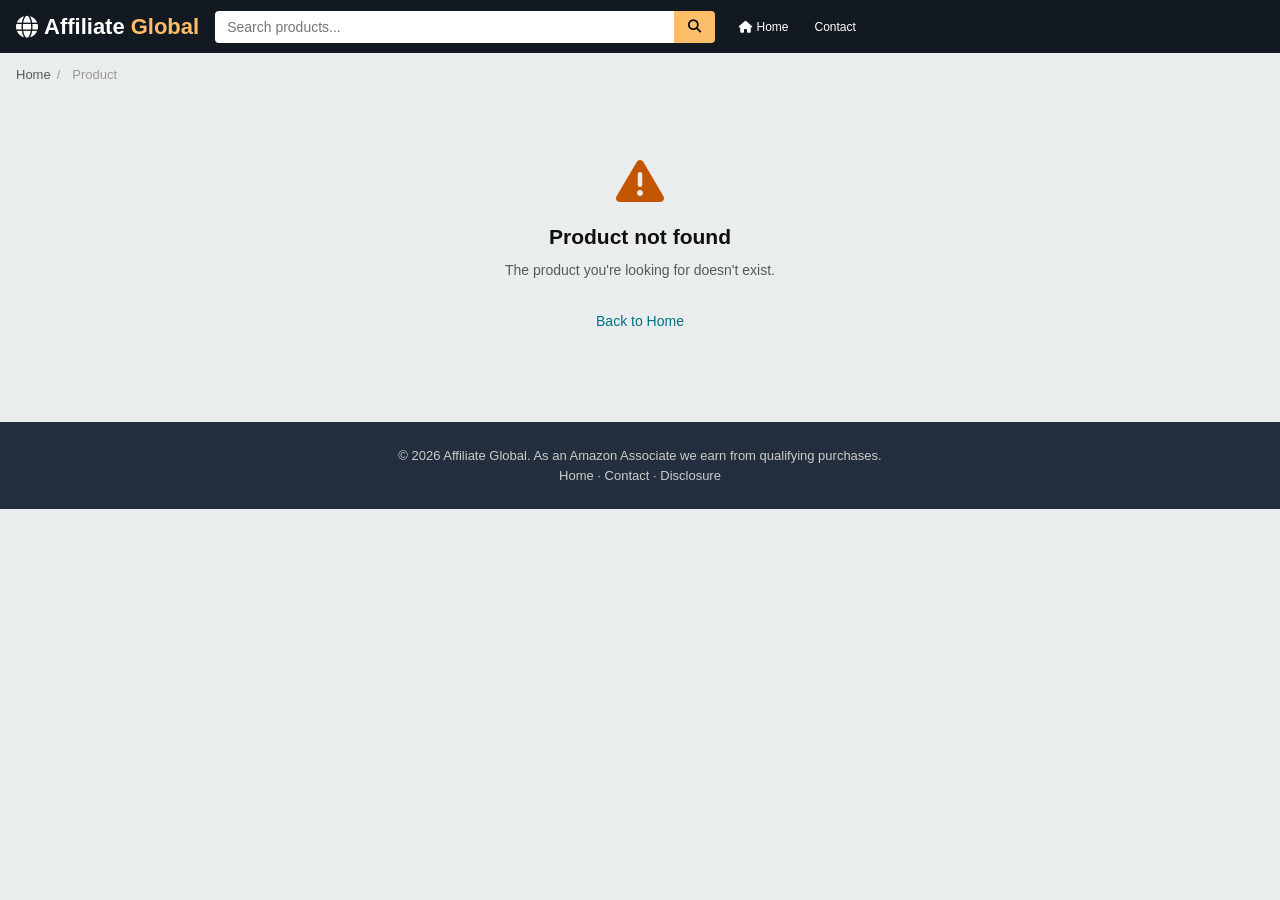
<file: pages/product.html>
<!DOCTYPE html>
<html lang="en">
<head>
<meta charset="UTF-8">
<meta name="viewport" content="width=device-width, initial-scale=1.0">
<title>Product - Affiliate Global</title>
<link rel="stylesheet" href="https://cdnjs.cloudflare.com/ajax/libs/font-awesome/6.5.0/css/all.min.css">
<style>
:root{--bg:#eaeded;--white:#fff;--dark:#0f1111;--blue:#007185;--red:#b12704;--orange:#c45500;--green:#067d62;--yellow:#febd69;--text:#0f1111;--text-light:#565959;--border:#ddd;--shadow:0 2px 5px rgba(0,0,0,0.05);--radius:8px;--font:'Amazon Ember',Arial,sans-serif}
*{margin:0;padding:0;box-sizing:border-box}
body{font-family:var(--font);background:var(--bg);color:var(--text);font-size:14px;line-height:1.5}
a{color:var(--blue);text-decoration:none}
a:hover{color:var(--orange)}
.container{max-width:1280px;margin:0 auto;padding:0 16px}

.top-bar{background:#131921;color:#fff;padding:10px 0}
.top-bar .container{display:flex;align-items:center;gap:16px}
.logo{font-size:22px;font-weight:700;color:#fff;display:flex;align-items:center;gap:6px}
.logo span{color:var(--yellow)}
.search-bar{flex:1;max-width:500px;display:flex}
.search-bar input{flex:1;padding:8px 12px;border:none;font-size:14px;border-radius:4px 0 0 4px;outline:none}
.search-bar button{background:var(--yellow);border:none;padding:0 14px;border-radius:0 4px 4px 0;cursor:pointer}
.top-links{display:flex;gap:10px;align-items:center}
.top-links a{color:#fff;font-size:12px;padding:4px 8px}

/* BREADCRUMB */
.breadcrumb{padding:12px 0;font-size:13px;color:var(--text-light)}
.breadcrumb a{color:var(--text-light)}
.breadcrumb a:hover{color:var(--blue)}
.breadcrumb span{color:#999;margin:0 6px}

/* PRODUCT DETAIL */
.detail-wrap{background:#fff;border-radius:8px;padding:24px;margin:0 0 20px;display:grid;grid-template-columns:1fr 1fr;gap:32px}
.gallery{display:flex;flex-direction:column;gap:12px}
.main-img{aspect-ratio:1;background:#fafafa;border-radius:8px;display:flex;align-items:center;justify-content:center;padding:24px;border:1px solid var(--border)}
.main-img img{max-width:100%;max-height:100%;object-fit:contain}
.thumb-list{display:flex;gap:8px;overflow-x:auto}
.thumb-list img{width:64px;height:64px;object-fit:contain;border:2px solid var(--border);border-radius:4px;cursor:pointer;padding:4px;background:#fafafa}
.thumb-list img.active{border-color:var(--blue);border-width:2px}
.info h1{font-size:22px;font-weight:600;margin-bottom:8px;line-height:1.3}
.brand{color:var(--text-light);font-size:13px;margin-bottom:10px}
.brand a{color:var(--blue)}
.rating-row{display:flex;align-items:center;gap:8px;margin-bottom:12px;padding-bottom:12px;border-bottom:1px solid var(--border)}
.rating-row i{color:#f5a623;font-size:13px}
.rating-row span{font-size:13px;color:var(--text-light)}
.price-box{background:#fefce8;padding:12px 16px;border-radius:8px;margin-bottom:14px}
.price-box .current{font-size:28px;font-weight:700;color:var(--dark)}
.price-box .old{font-size:15px;color:var(--text-light);text-decoration:line-through;margin-left:8px}
.price-box .off{display:inline-block;background:var(--red);color:#fff;padding:2px 8px;border-radius:3px;font-size:12px;font-weight:600;margin-left:8px}
.price-box .info{font-size:12px;color:var(--green);margin-top:4px}
.desc{font-size:14px;color:var(--text);line-height:1.6;margin-bottom:14px}
.features{margin-bottom:16px}
.features h3{font-size:15px;font-weight:600;margin-bottom:8px}
.features li{list-style:none;padding:4px 0;font-size:14px;display:flex;align-items:center;gap:6px}
.features li::before{content:"✓";color:var(--green);font-weight:700}
.actions{display:flex;gap:10px;margin-top:16px}
.actions .btn-buy{flex:1;background:#ffd814;color:#111;border:none;padding:12px;border-radius:20px;font-size:15px;font-weight:600;cursor:pointer;text-align:center}
.actions .btn-buy:hover{background:#f7ca00}
.actions .btn-detail{flex:1;background:#ffa41c;color:#111;border:none;padding:12px;border-radius:20px;font-size:15px;font-weight:600;cursor:pointer;text-align:center}
.actions .btn-detail:hover{background:#fb9a17}

/* SPECS */
.specs-wrap{background:#fff;border-radius:8px;padding:24px;margin-bottom:20px}
.specs-wrap h2{font-size:18px;font-weight:600;margin-bottom:14px}
.specs-table{width:100%;border-collapse:collapse}
.specs-table td{padding:8px 12px;border-bottom:1px solid var(--border);font-size:14px;vertical-align:top}
.specs-table td:first-child{font-weight:600;color:var(--text-light);width:160px}

/* VIDEO */
.video-wrap{background:#fff;border-radius:8px;padding:24px;margin-bottom:20px}
.video-wrap h2{font-size:18px;font-weight:600;margin-bottom:14px}
.video-wrap iframe{width:100%;aspect-ratio:16/9;border-radius:8px;border:none}

/* RELATED */
.related-wrap{background:#fff;border-radius:8px;padding:24px;margin-bottom:20px}
.related-wrap h2{font-size:18px;font-weight:600;margin-bottom:14px}
.related-grid{display:grid;grid-template-columns:repeat(4,1fr);gap:12px}
.related-card{background:#fff;border:1px solid var(--border);border-radius:8px;overflow:hidden;cursor:pointer;transition:all 0.2s}
.related-card:hover{box-shadow:0 3px 10px rgba(0,0,0,0.1);transform:translateY(-2px)}
.related-card img{width:100%;aspect-ratio:1;object-fit:contain;padding:16px;background:#fafafa}
.related-card .body{padding:8px 12px 12px}
.related-card .body .name{font-size:13px;margin-bottom:4px;display:-webkit-box;-webkit-line-clamp:2;-webkit-box-orient:vertical;overflow:hidden}
.related-card .body .price{font-size:16px;font-weight:700;color:var(--dark)}

/* FOOTER */
.footer{background:#232f3e;color:#ccc;padding:24px 0;margin-top:20px;text-align:center;font-size:13px}
.footer a{color:#ccc}
.footer a:hover{color:#fff}

@media(max-width:768px){
  .detail-wrap{grid-template-columns:1fr;gap:20px;padding:16px}
  .related-grid{grid-template-columns:repeat(2,1fr)}
  .search-bar{display:none}
  .price-box .current{font-size:22px}
}
</style>
</head>
<body>

<div class="top-bar">
  <div class="container">
    <a href="../index.html" class="logo"><i class="fas fa-globe"></i>Affiliate<span>Global</span></a>
    <div class="search-bar">
      <input type="text" id="sInput" placeholder="Search products...">
      <button id="sBtn"><i class="fas fa-search"></i></button>
    </div>
    <div class="top-links">
      <a href="../index.html"><i class="fas fa-home"></i> Home</a>
      <a href="contact.html">Contact</a>
    </div>
  </div>
</div>

<div class="container">
  <div class="breadcrumb"><a href="../index.html">Home</a><span>/</span><span id="bCat">Product</span></div>

  <div id="notFound" style="display:none;text-align:center;padding:60px 0">
    <i class="fas fa-exclamation-triangle" style="font-size:48px;color:var(--orange);margin-bottom:16px;display:block"></i>
    <h2>Product not found</h2>
    <p style="color:var(--text-light);margin:8px 0 20px">The product you're looking for doesn't exist.</p>
    <a href="../index.html" class="btn-buy" style="display:inline-block;padding:10px 24px;border-radius:20px;">Back to Home</a>
  </div>

  <div id="productContent">
    <div class="detail-wrap">
      <div class="gallery">
        <div class="main-img" id="mainImg"></div>
        <div class="thumb-list" id="thumbList"></div>
      </div>
      <div class="info">
        <h1 id="pName"></h1>
        <div class="brand">Brand: <a href="#" id="pBrand"></a></div>
        <div class="rating-row" id="pRating"></div>
        <div class="price-box" id="pPrice"></div>
        <div class="desc" id="pDesc"></div>
        <div class="features" id="pFeatures"></div>
        <div class="actions">
          <a id="buyBtn" href="#" target="_blank" class="btn-buy"><i class="fas fa-shopping-cart"></i> Buy Now</a>
          <a href="../index.html" class="btn-detail">Continue Shopping</a>
        </div>
      </div>
    </div>

    <div class="specs-wrap" id="specsSection">
      <h2>Product Specifications</h2>
      <table class="specs-table" id="specsTable"></table>
    </div>

    <div class="video-wrap" id="videoSection">
      <h2><i class="fab fa-youtube" style="color:#ff0000"></i> Product Review</h2>
      <div id="videoContainer"></div>
    </div>

    <div class="related-wrap" id="relatedSection">
      <h2>Related Products</h2>
      <div class="related-grid" id="relatedGrid"></div>
    </div>
  </div>
</div>

<div class="footer">
  <div class="container">
    <p>&copy; 2026 Affiliate Global. As an Amazon Associate we earn from qualifying purchases.</p>
    <p><a href="../index.html">Home</a> · <a href="contact.html">Contact</a> · <a href="affiliate-disclosure.html">Disclosure</a></p>
  </div>
</div>

<script>
var PRODUCTS = [
  {
    "id": "1",
    "name": "iPhone 16 Pro Max",
    "brand": "Apple",
    "cat": "smartphones",
    "price": 1499,
    "old": 1599,
    "img": "https://images.unsplash.com/photo-1695048133142-1a20484d2569?w=400&h=400&fit=crop",
    "rating": 4.8,
    "rev": 12453,
    "desc": "Apple's most advanced iPhone featuring the A18 Pro chip, 48MP Fusion camera system with 5x Telephoto, and a stunning 6.9-inch Super Retina XDR display with ProMotion.",
    "features": [
      "A18 Pro chip with 6-core GPU",
      "48MP Fusion + 48MP Ultra Wide + 12MP 5x Telephoto",
      "6.9\" Super Retina XDR OLED with ProMotion 120Hz",
      "Titanium design \u2014 natural, desert, white, black",
      "USB-C with Thunderbolt 4 support",
      "iOS 20 with Apple Intelligence",
      "Up to 33 hours video playback",
      "Satellite SOS and Crash Detection"
    ],
    "badge": "Best Seller",
    "link": "https://amazon.com/dp/EXAMPLE?tag=affiliateglobal-20"
  },
  {
    "id": "2",
    "name": "Samsung Galaxy S25 Ultra",
    "brand": "Samsung",
    "cat": "smartphones",
    "price": 1399,
    "old": 1499,
    "img": "https://images.unsplash.com/photo-1610945415294-dfbb5b7b3e8d?w=400&h=400&fit=crop",
    "rating": 4.7,
    "rev": 9872,
    "desc": "Samsung's ultimate flagship with the Snapdragon 8 Gen 4 processor, a quad-camera system with 200MP main sensor, built-in S Pen, and Galaxy AI capabilities.",
    "features": [
      "Snapdragon 8 Gen 4 for Galaxy",
      "200MP + 50MP + 12MP + 10MP quad camera",
      "6.9\" Dynamic AMOLED 2X 120Hz",
      "Built-in S Pen with Air Actions",
      "Galaxy AI \u2014 Live Translate, Note Assist",
      "5000mAh battery with 65W fast charging",
      "Titanium frame with Gorilla Glass Victus 3",
      "Android 16 with 7 years of updates"
    ],
    "badge": "Best Seller",
    "link": "https://amazon.com/dp/EXAMPLE?tag=affiliateglobal-20"
  },
  {
    "id": "3",
    "name": "Google Pixel 10 Pro",
    "brand": "Google",
    "cat": "smartphones",
    "price": 999,
    "old": 1099,
    "img": "https://images.unsplash.com/photo-1598327105666-5b89351aff97?w=400&h=400&fit=crop",
    "rating": 4.6,
    "rev": 5634,
    "desc": "Google's AI-first flagship with the Tensor G5 chip, a 64MP main camera with computational photography wizardry, and seven years of OS updates.",
    "features": [
      "Google Tensor G5 chip",
      "64MP + 48MP + 48MP triple camera",
      "6.7\" LTPO OLED 120Hz",
      "Magic Editor, Best Take, Audio Magic Eraser",
      "Gemini Nano on-device AI",
      "5050mAh battery",
      "IP68 water and dust resistance",
      "7 years of OS, security, and Pixel Drops"
    ],
    "badge": "",
    "link": "https://amazon.com/dp/EXAMPLE?tag=affiliateglobal-20"
  },
  {
    "id": "4",
    "name": "Xiaomi 15 Pro",
    "brand": "Xiaomi",
    "cat": "smartphones",
    "price": 799,
    "old": 899,
    "img": "https://images.unsplash.com/photo-1601782591353-3e34032699a6?w=400&h=400&fit=crop",
    "rating": 4.5,
    "rev": 4210,
    "desc": "Flagship killer from Xiaomi with the Snapdragon 8 Gen 4, Leica optics triple camera, and a massive 5400mAh battery with 120W HyperCharge.",
    "features": [
      "Snapdragon 8 Gen 4",
      "50MP Leica Summilux + 50MP + 50MP triple",
      "6.73\" AMOLED 120Hz LTPO",
      "5400mAh battery with 120W wired / 80W wireless",
      "HyperOS 2 based on Android 16",
      "IP68 rating",
      "In-display ultrasonic fingerprint sensor",
      "Quad-curved display design"
    ],
    "badge": "Sale",
    "link": "https://amazon.com/dp/EXAMPLE?tag=affiliateglobal-20"
  },
  {
    "id": "5",
    "name": "iPhone 16",
    "brand": "Apple",
    "cat": "smartphones",
    "price": 899,
    "old": 999,
    "img": "https://images.unsplash.com/photo-1592286927505-1def25115558?w=400&h=400&fit=crop",
    "rating": 4.6,
    "rev": 8210,
    "desc": "The standard iPhone 16 delivers A18 performance, a 48MP dual-camera system, and the new Camera Control button \u2014 all at a more accessible price.",
    "features": [
      "A18 chip with 5-core GPU",
      "48MP + 12MP dual camera",
      "6.1\" Super Retina XDR OLED",
      "Camera Control button",
      "Apple Intelligence ready",
      "USB-C",
      "IP68 water resistance",
      "Up to 22 hours video playback"
    ],
    "badge": "New",
    "link": "https://amazon.com/dp/EXAMPLE?tag=affiliateglobal-20"
  },
  {
    "id": "6",
    "name": "Samsung Galaxy S25+",
    "brand": "Samsung",
    "cat": "smartphones",
    "price": 999,
    "old": 0,
    "img": "https://images.unsplash.com/photo-1610945415294-dfbb5b7b3e8d?w=400&h=400&fit=crop",
    "rating": 4.5,
    "rev": 4891,
    "desc": "The sweet spot in Samsung's lineup \u2014 all the Galaxy AI and Snapdragon 8 Gen 4 power of the Ultra in a slightly smaller, more affordable package.",
    "features": [
      "Snapdragon 8 Gen 4 for Galaxy",
      "50MP + 12MP + 10MP triple camera",
      "6.7\" Dynamic AMOLED 2X 120Hz",
      "Galaxy AI features",
      "4900mAh battery with 45W charging",
      "12GB RAM, up to 512GB storage",
      "Armor Aluminum 2 frame",
      "IP68 rated"
    ],
    "badge": "",
    "link": "https://amazon.com/dp/EXAMPLE?tag=affiliateglobal-20"
  },
  {
    "id": "7",
    "name": "Google Pixel 10",
    "brand": "Google",
    "cat": "smartphones",
    "price": 749,
    "old": 799,
    "img": "https://images.unsplash.com/photo-1598327105666-5b89351aff97?w=400&h=400&fit=crop",
    "rating": 4.4,
    "rev": 3240,
    "desc": "Pure Google experience with the Tensor G5 chip, excellent camera performance, and the best software support in the business \u2014 all at a mid-range price.",
    "features": [
      "Google Tensor G5",
      "64MP + 12MP dual camera",
      "6.3\" OLED 120Hz",
      "Best Take, Magic Eraser, Photo Unblur",
      "Gemini AI assistant built-in",
      "4600mAh battery",
      "7 years of updates",
      "Matte finish back"
    ],
    "badge": "",
    "link": "https://amazon.com/dp/EXAMPLE?tag=affiliateglobal-20"
  },
  {
    "id": "8",
    "name": "MacBook Pro 16\" M4 Max",
    "brand": "Apple",
    "cat": "laptops",
    "price": 3499,
    "old": 3799,
    "img": "https://images.unsplash.com/photo-1517694712202-14dd9538aa97?w=400&h=400&fit=crop",
    "rating": 4.9,
    "rev": 7654,
    "desc": "The ultimate pro laptop with Apple's M4 Max chip featuring up to 16 CPU cores and 40 GPU cores, a breathtaking Liquid Retina XDR display, and up to 22 hours of battery life.",
    "features": [
      "M4 Max chip (16-core CPU, 40-core GPU)",
      "48GB unified memory, 1TB SSD",
      "16.2\" Liquid Retina XDR with ProMotion",
      "Three Thunderbolt 5 ports",
      "HDMI 2.1, SDXC card slot, MagSafe 3",
      "22 hours battery life",
      "Space Black, Silver finishes",
      "1080p FaceTime HD camera"
    ],
    "badge": "Best Seller",
    "link": "https://amazon.com/dp/EXAMPLE?tag=affiliateglobal-20"
  },
  {
    "id": "9",
    "name": "Dell XPS 16 (2026)",
    "brand": "Dell",
    "cat": "laptops",
    "price": 2199,
    "old": 2399,
    "img": "https://images.unsplash.com/photo-1593642632823-8f785ba67e45?w=400&h=400&fit=crop",
    "rating": 4.6,
    "rev": 3241,
    "desc": "Dell's stunning XPS 16 features an Intel Core Ultra 9 processor, NVIDIA RTX 5070 Ti graphics, and a gorgeous 4K OLED infinity-edge display in an ultra-premium chassis.",
    "features": [
      "Intel Core Ultra 9 285H",
      "NVIDIA GeForce RTX 5070 Ti 12GB",
      "16.3\" 4K+ OLED InfinityEdge touch",
      "32GB LPDDR5X RAM, 1TB SSD",
      "CNC machined aluminum with Gorilla Glass",
      "Thunderbolt 5, USB-C, HDMI 2.1",
      "1080p webcam with IR for Windows Hello",
      "Windows 11 Pro"
    ],
    "badge": "Sale",
    "link": "https://amazon.com/dp/EXAMPLE?tag=affiliateglobal-20"
  },
  {
    "id": "10",
    "name": "MacBook Air 15\" M4",
    "brand": "Apple",
    "cat": "laptops",
    "price": 1499,
    "old": 0,
    "img": "https://images.unsplash.com/photo-1531297484001-80022131f5a1?w=400&h=400&fit=crop",
    "rating": 4.7,
    "rev": 5632,
    "desc": "The world's thinnest 15-inch laptop with the M4 chip, now featuring 16GB of unified memory as standard and an all-day battery in a fanless, whisper-quiet design.",
    "features": [
      "M4 chip (10-core CPU, 10-core GPU)",
      "16GB unified memory, 512GB SSD",
      "15.3\" Liquid Retina display",
      "Fanless design \u2014 silent operation",
      "Up to 18 hours battery life",
      "Two Thunderbolt 4 ports, MagSafe 3",
      "1080p FaceTime HD camera",
      "Midnight, Starlight, Space Gray, Silver"
    ],
    "badge": "Best Seller",
    "link": "https://amazon.com/dp/EXAMPLE?tag=affiliateglobal-20"
  },
  {
    "id": "11",
    "name": "Lenovo ThinkPad X1 Carbon Gen 13",
    "brand": "Lenovo",
    "cat": "laptops",
    "price": 1899,
    "old": 2099,
    "img": "https://images.unsplash.com/photo-1496181133206-80ce9b88a853?w=400&h=400&fit=crop",
    "rating": 4.5,
    "rev": 2895,
    "desc": "The business classic reimagined \u2014 featherlight at just 2.1 lbs, MIL-STD-810H certified, with Intel Core Ultra 7 and a brilliant 14\" 2.8K OLED display.",
    "features": [
      "Intel Core Ultra 7 265U",
      "14\" 2.8K OLED, 100% DCI-P3",
      "16GB RAM, 512GB SSD",
      "MIL-STD-810H certified durability",
      "2.1 lbs ultra-lightweight",
      "Full HDMI 2.1, Thunderbolt 4, USB-A",
      "Backlit keyboard with TrackPoint",
      "Fingerprint reader + IR camera"
    ],
    "badge": "",
    "link": "https://amazon.com/dp/EXAMPLE?tag=affiliateglobal-20"
  },
  {
    "id": "12",
    "name": "ASUS ROG Zephyrus G16 (2026)",
    "brand": "ASUS",
    "cat": "laptops",
    "price": 2499,
    "old": 2699,
    "img": "https://images.unsplash.com/photo-1525547719571-a2d4ac8945e2?w=400&h=400&fit=crop",
    "rating": 4.5,
    "rev": 3420,
    "desc": "A thin-and-light gaming beast with AMD Ryzen AI 9 HX 370, NVIDIA RTX 5080, and a blazing-fast 240Hz OLED display \u2014 all in a sleek 0.6\" chassis.",
    "features": [
      "AMD Ryzen AI 9 HX 370",
      "NVIDIA GeForce RTX 5080 16GB",
      "16\" QHD+ OLED 240Hz 0.2ms",
      "32GB DDR5 RAM, 1TB PCIe 5.0 SSD",
      "CNC aluminum chassis, 0.6\" thin",
      "Per-key RGB keyboard",
      "Wi-Fi 7, Bluetooth 5.4",
      "90Wh battery with USB-C 100W charging"
    ],
    "badge": "New",
    "link": "https://amazon.com/dp/EXAMPLE?tag=affiliateglobal-20"
  },
  {
    "id": "13",
    "name": "HP Spectre x360 16 (2026)",
    "brand": "HP",
    "cat": "laptops",
    "price": 1699,
    "old": 1899,
    "img": "https://images.unsplash.com/photo-1460925895917-afdab827c52f?w=400&h=400&fit=crop",
    "rating": 4.4,
    "rev": 2150,
    "desc": "HP's premium 2-in-1 convertible with Intel Core Ultra 7, a gorgeous 16\" 3K+ OLED touchscreen, and an included HP MPP2.0 tilt pen for creators on the go.",
    "features": [
      "Intel Core Ultra 7 265H",
      "16\" 3K+ OLED touch, 100% DCI-P3",
      "16GB RAM, 1TB SSD",
      "360\u00b0 hinge, includes HP Rechargeable MPP2.0 pen",
      "Thunderbolt 4, USB-C, HDMI 2.1",
      "Audio by Bang & Olufsen, quad speakers",
      "IR camera with Windows Hello",
      "Military-grade durability tested"
    ],
    "badge": "",
    "link": "https://amazon.com/dp/EXAMPLE?tag=affiliateglobal-20"
  },
  {
    "id": "14",
    "name": "Samsung Galaxy Book5 Pro 360",
    "brand": "Samsung",
    "cat": "laptops",
    "price": 1599,
    "old": 1699,
    "img": "https://images.unsplash.com/photo-1496181133206-80ce9b88a853?w=400&h=400&fit=crop",
    "rating": 4.4,
    "rev": 1876,
    "desc": "Samsung's flagship 2-in-1 with stunning AMOLED display, Intel Core Ultra 7 processor, and seamless integration with Galaxy phones and tablets.",
    "features": [
      "Intel Core Ultra 7 265H",
      "16\" Dynamic AMOLED 2X touch, 120Hz",
      "16GB RAM, 512GB SSD",
      "S Pen included",
      "Galaxy ecosystem \u2014 Phone Link, Quick Share",
      "Two Thunderbolt 4 ports, USB-C, HDMI",
      "AKG quad speakers with Dolby Atmos",
      "Up to 21 hours battery"
    ],
    "badge": "",
    "link": "https://amazon.com/dp/EXAMPLE?tag=affiliateglobal-20"
  },
  {
    "id": "15",
    "name": "iPad Pro 13\" M4",
    "brand": "Apple",
    "cat": "tablets",
    "price": 1299,
    "old": 1399,
    "img": "https://images.unsplash.com/photo-1589739900243-4b52cd9dd8df?w=400&h=400&fit=crop",
    "rating": 4.8,
    "rev": 8920,
    "desc": "The thinnest and most powerful iPad ever \u2014 the M4 chip delivers desktop-class performance, the Ultra Retina XDR display with tandem OLED is simply stunning, and the Apple Pencil Pro unlocks new creati",
    "features": [
      "M4 chip with 10-core GPU",
      "13\" Ultra Retina XDR (tandem OLED)",
      "Apple Pencil Pro support",
      "Magic Keyboard with function row",
      "Thunderbolt 4, USB-C",
      "12MP wide + 12MP ultra-wide cameras",
      "LiDAR scanner",
      "5G cellular option"
    ],
    "badge": "Best Seller",
    "link": "https://amazon.com/dp/EXAMPLE?tag=affiliateglobal-20"
  },
  {
    "id": "16",
    "name": "iPad Air 11\" M3",
    "brand": "Apple",
    "cat": "tablets",
    "price": 649,
    "old": 699,
    "img": "https://images.unsplash.com/photo-1561154462-a5487f5e162b?w=400&h=400&fit=crop",
    "rating": 4.6,
    "rev": 5432,
    "desc": "The iPad Air with M3 chip brings incredible performance, Liquid Retina display, and Apple Pencil Pro support at a more accessible price point.",
    "features": [
      "M3 chip with 9-core GPU",
      "11\" Liquid Retina display",
      "Apple Pencil Pro + Magic Keyboard compatible",
      "12MP wide camera with Center Stage",
      "Touch ID in top button",
      "USB-C with 10Gbps transfer",
      "Up to 10 hours battery",
      "Starlight, Space Gray, Blue, Purple"
    ],
    "badge": "",
    "link": "https://amazon.com/dp/EXAMPLE?tag=affiliateglobal-20"
  },
  {
    "id": "17",
    "name": "Samsung Galaxy Tab S10 Ultra",
    "brand": "Samsung",
    "cat": "tablets",
    "price": 1199,
    "old": 1299,
    "img": "https://images.unsplash.com/photo-1546868871-af0d0cf88c14?w=400&h=400&fit=crop",
    "rating": 4.6,
    "rev": 3560,
    "desc": "Samsung's ultra-premium tablet with a massive 14.6\" Dynamic AMOLED display, MediaTek Dimensity 9300+ processor, and an included S Pen for productivity and creativity.",
    "features": [
      "MediaTek Dimensity 9300+",
      "14.6\" Dynamic AMOLED 2X 120Hz",
      "S Pen included (IP68 rated)",
      "With Book Cover Keyboard support",
      "12MP + 12MP ultra-wide front cameras",
      "Quad speakers tuned by AKG",
      "11200mAh battery with 45W charging",
      "DeX mode for desktop experience"
    ],
    "badge": "Sale",
    "link": "https://amazon.com/dp/EXAMPLE?tag=affiliateglobal-20"
  },
  {
    "id": "18",
    "name": "iPad mini 7",
    "brand": "Apple",
    "cat": "tablets",
    "price": 499,
    "old": 0,
    "img": "https://images.unsplash.com/photo-1587033411391-5d9e51cce126?w=400&h=400&fit=crop",
    "rating": 4.5,
    "rev": 4231,
    "desc": "The compact powerhouse \u2014 iPad mini 7 features the A17 Pro chip, an 8.3\" Liquid Retina display, and all-day battery life in the most portable iPad form factor.",
    "features": [
      "A17 Pro chip with 5-core GPU",
      "8.3\" Liquid Retina display",
      "Apple Pencil Pro support",
      "12MP wide camera with Center Stage",
      "USB-C",
      "Touch ID",
      "5G connectivity available",
      "Up to 10 hours battery"
    ],
    "badge": "New",
    "link": "https://amazon.com/dp/EXAMPLE?tag=affiliateglobal-20"
  },
  {
    "id": "19",
    "name": "Google Pixel Tablet 2",
    "brand": "Google",
    "cat": "tablets",
    "price": 599,
    "old": 649,
    "img": "https://images.unsplash.com/photo-1561154462-a5487f5e162b?w=400&h=400&fit=crop",
    "rating": 4.3,
    "rev": 1450,
    "desc": "Google's second-gen tablet with Tensor G4 chip, a vibrant 11\" display, and a redesigned Charging Speaker Dock that transforms it into a smart home hub.",
    "features": [
      "Google Tensor G4",
      "11\" LCD 2560\u00d71600 at 120Hz",
      "Charging Speaker Dock included",
      "8GB RAM, up to 256GB storage",
      "Hub Mode for smart home control",
      "Quad speakers with spatial audio",
      "8MP front and rear cameras",
      "Up to 12 hours battery"
    ],
    "badge": "",
    "link": "https://amazon.com/dp/EXAMPLE?tag=affiliateglobal-20"
  },
  {
    "id": "20",
    "name": "AirPods Pro 3",
    "brand": "Apple",
    "cat": "audio",
    "price": 279,
    "old": 299,
    "img": "https://images.unsplash.com/photo-1583394838336-acd977736f90?w=400&h=400&fit=crop",
    "rating": 4.7,
    "rev": 15320,
    "desc": "The third-generation AirPods Pro with the H3 chip deliver extraordinary Adaptive Audio, Conversation Awareness, and a new low-distortion driver for richer bass.",
    "features": [
      "H3 chip with Adaptive Audio 2.0",
      "Active Noise Cancellation (2\u00d7 stronger)",
      "Conversation Awareness",
      "Personalized Spatial Audio with dynamic head tracking",
      "USB-C + MagSafe + Qi2 wireless charging",
      "IPX5 sweat and water resistant",
      "Up to 8 hours listening (36h with case)",
      "Find My with precision finding"
    ],
    "badge": "Best Seller",
    "link": "https://amazon.com/dp/EXAMPLE?tag=affiliateglobal-20"
  },
  {
    "id": "21",
    "name": "Sony WH-1000XM6",
    "brand": "Sony",
    "cat": "audio",
    "price": 399,
    "old": 429,
    "img": "https://images.unsplash.com/photo-1505740420928-5e560c06d30e?w=400&h=400&fit=crop",
    "rating": 4.7,
    "rev": 9876,
    "desc": "The gold standard of wireless noise-canceling headphones returns with the HD Noise Canceling Processor QN2, superior sound quality, and all-day comfort.",
    "features": [
      "HD Noise Canceling Processor QN2",
      "DSEE Extreme upscaling with Edge-AI",
      "30-hour battery life",
      "Multipoint Bluetooth 5.4",
      "Speak-to-Chat 2.0",
      "Hi-Res Audio Wireless (LDAC)",
      "Fold-flat design with premium carrying case",
      "USB-C fast charging (5 min = 5 hours)"
    ],
    "badge": "Best Seller",
    "link": "https://amazon.com/dp/EXAMPLE?tag=affiliateglobal-20"
  },
  {
    "id": "22",
    "name": "Bose QuietComfort Ultra",
    "brand": "Bose",
    "cat": "audio",
    "price": 429,
    "old": 449,
    "img": "https://images.unsplash.com/photo-1546435770-a1e4260b4c8f?w=400&h=400&fit=crop",
    "rating": 4.6,
    "rev": 6543,
    "desc": "Bose's premium noise-canceling headphones with Immersive Audio, CustomTune technology that automatically adjusts ANC, and a luxurious, comfortable design.",
    "features": [
      "Bose Immersive Audio with head tracking",
      "CustomTune ANC \u2014 auto-calibrates to your ear",
      "24-hour battery life",
      "USB-C, 3.5mm audio cable included",
      "SimpleSync \u2014 pair with Bose soundbars",
      "Bluetooth 5.3 with multipoint",
      "Lightweight at 5.9 oz",
      "Carrying case included"
    ],
    "badge": "",
    "link": "https://amazon.com/dp/EXAMPLE?tag=affiliateglobal-20"
  },
  {
    "id": "23",
    "name": "Samsung Galaxy Buds3 Pro",
    "brand": "Samsung",
    "cat": "audio",
    "price": 229,
    "old": 249,
    "img": "https://images.unsplash.com/photo-1583394838336-acd977736f90?w=400&h=400&fit=crop",
    "rating": 4.5,
    "rev": 5321,
    "desc": "Samsung's premium earbuds feature dual amplifiers, two-way speakers, Intelligent ANC, and seamless Galaxy ecosystem integration with 360 Audio.",
    "features": [
      "Dual amplifiers + 2-way speakers",
      "Intelligent Active Noise Cancellation",
      "360 Audio with head tracking",
      "Blade-light design with IP57 rating",
      "Up to 7 hours (29h with case)",
      "Galaxy AI \u2014 Live Translate, Interpreter",
      "Wireless charging + Qi2",
      "Auto-switch between Galaxy devices"
    ],
    "badge": "New",
    "link": "https://amazon.com/dp/EXAMPLE?tag=affiliateglobal-20"
  },
  {
    "id": "24",
    "name": "Google Pixel Buds Pro 2",
    "brand": "Google",
    "cat": "audio",
    "price": 199,
    "old": 219,
    "img": "https://images.unsplash.com/photo-1484704849700-f032a568e944?w=400&h=400&fit=crop",
    "rating": 4.4,
    "rev": 3456,
    "desc": "Google's Tensor A1 chip powers these compact earbuds with pro-level ANC, crystal-clear calls, and seamless Gemini integration for hands-free AI assistance.",
    "features": [
      "Google Tensor A1 chip",
      "Active Noise Cancellation",
      "Clear Calling with wind reduction",
      "Gemini \u2014 hands-free AI help on the go",
      "11mm custom drivers",
      "IPX4 water resistance",
      "Up to 7 hours (27h with case)",
      "Wireless charging case"
    ],
    "badge": "",
    "link": "https://amazon.com/dp/EXAMPLE?tag=affiliateglobal-20"
  },
  {
    "id": "25",
    "name": "Sony WF-1000XM6",
    "brand": "Sony",
    "cat": "audio",
    "price": 299,
    "old": 319,
    "img": "https://images.unsplash.com/photo-1484704849700-f032a568e944?w=400&h=400&fit=crop",
    "rating": 4.6,
    "rev": 4321,
    "desc": "Sony's flagship true wireless earbuds with the Integrated Processor V2, industry-leading noise cancellation, and Hi-Res Audio support in an ultra-compact design.",
    "features": [
      "Integrated Processor V2",
      "Industry-leading ANC with Auto NC Optimizer",
      "Hi-Res Audio Wireless (LDAC)",
      "Speak-to-Chat",
      "IPX5 water resistance",
      "Up to 9 hours (30h with case)",
      "Qi wireless charging",
      "Sony Headphones Connect app"
    ],
    "badge": "",
    "link": "https://amazon.com/dp/EXAMPLE?tag=affiliateglobal-20"
  },
  {
    "id": "26",
    "name": "Apple Watch Ultra 3",
    "brand": "Apple",
    "cat": "wearables",
    "price": 899,
    "old": 949,
    "img": "https://images.unsplash.com/photo-1546868871-af0d0cf88c14?w=400&h=400&fit=crop",
    "rating": 4.7,
    "rev": 6542,
    "desc": "The most rugged and capable Apple Watch ever \u2014 redesigned with a larger display, S10 SiP, precision dual-frequency GPS, and advanced health sensors for extreme adventures.",
    "features": [
      "S10 SiP with 64-bit dual-core",
      "49mm titanium case, 100m water resistance",
      "Precision dual-frequency GPS (L1 + L5)",
      "Body temperature sensing + ovulation tracking",
      "Blood oxygen + ECG + sleep apnea detection",
      "Action button with customizable shortcuts",
      "Up to 72 hours battery (36h normal)",
      "Night mode with precision LED flashlight"
    ],
    "badge": "New",
    "link": "https://amazon.com/dp/EXAMPLE?tag=affiliateglobal-20"
  },
  {
    "id": "27",
    "name": "Apple Watch Series 10",
    "brand": "Apple",
    "cat": "wearables",
    "price": 449,
    "old": 479,
    "img": "https://images.unsplash.com/photo-1579586337278-3befd40fd17a?w=400&h=400&fit=crop",
    "rating": 4.6,
    "rev": 9870,
    "desc": "The thinnest and most capable Apple Watch yet \u2014 with a larger always-on display, S10 chip, sleep apnea detection, and the health features you rely on.",
    "features": [
      "S10 SiP, the thinnest Apple Watch yet",
      "Always-On Retina LTPO3 display",
      "Sleep apnea detection + Vitals app",
      "ECG + blood oxygen + temperature sensing",
      "Crash Detection + Fall Detection",
      "Up to 18 hours battery (36h low power)",
      "Fast charging \u2014 0-80% in 30 minutes",
      "watchOS 11 with Smart Stack"
    ],
    "badge": "Best Seller",
    "link": "https://amazon.com/dp/EXAMPLE?tag=affiliateglobal-20"
  },
  {
    "id": "28",
    "name": "Samsung Galaxy Watch7 Ultra",
    "brand": "Samsung",
    "cat": "wearables",
    "price": 649,
    "old": 699,
    "img": "https://images.unsplash.com/photo-1508685096489-7aacd43bd3b1?w=400&h=400&fit=crop",
    "rating": 4.5,
    "rev": 3210,
    "desc": "Samsung's toughest smartwatch with a titanium grade 4 case, 3nm Exynos W1000 processor, and Galaxy AI-powered health insights for the active lifestyle.",
    "features": [
      "Exynos W1000 (3nm)",
      "47mm titanium grade 4, 10ATM + IP68",
      "Galaxy AI \u2014 Energy Score, Wellness Tips",
      "BioActive Sensor 2 \u2014 heart, body comp, AGEs",
      "Dual-frequency GPS (L1 + L5)",
      "Sapphire crystal display",
      "Up to 60 hours battery (100h power saving)",
      "Wear OS 5 with One UI Watch 6"
    ],
    "badge": "New",
    "link": "https://amazon.com/dp/EXAMPLE?tag=affiliateglobal-20"
  },
  {
    "id": "29",
    "name": "Garmin Fenix 8 Solar",
    "brand": "Garmin",
    "cat": "wearables",
    "price": 999,
    "old": 1049,
    "img": "https://images.unsplash.com/photo-1523275335684-37898b6baf30?w=400&h=400&fit=crop",
    "rating": 4.8,
    "rev": 2340,
    "desc": "The ultimate multisport GPS watch with Power Sapphire solar charging, a brilliant AMOLED display, topographic maps, and advanced performance metrics for athletes and explorers.",
    "features": [
      "Power Sapphire solar charging lens",
      "1.4\" AMOLED display (always-on option)",
      "TopoActive maps + multi-band GNSS",
      "SatIQ \u2014 auto positioning mode",
      "Training Readiness, Training Status, VO2 Max",
      "Elevate v5 heart rate sensor",
      "Up to 29 days battery (smartwatch mode)",
      "10 ATM, MIL-STD-810, titanium bezel"
    ],
    "badge": "",
    "link": "https://amazon.com/dp/EXAMPLE?tag=affiliateglobal-20"
  },
  {
    "id": "30",
    "name": "Google Pixel Watch 3",
    "brand": "Google",
    "cat": "wearables",
    "price": 399,
    "old": 429,
    "img": "https://images.unsplash.com/photo-1508685096489-7aacd43bd3b1?w=400&h=400&fit=crop",
    "rating": 4.4,
    "rev": 2980,
    "desc": "Google's smartwatch with Tensor W3 chip, the brightest Actua display on any smartwatch, loss-of-pulse detection, and deep Fitbit integration.",
    "features": [
      "Tensor W3 chip + Cortex coprocessor",
      "45mm Actua AMOLED, 2000 nits",
      "Loss of Pulse Detection (FDA cleared)",
      "Fitbit: cardio fitness, readiness, sleep profiles",
      "ECG + SpO2 + skin temperature",
      "Multi-path heart rate sensor",
      "Up to 36 hours battery with AOD off",
      "Wear OS 5 with Pixel-exclusive faces"
    ],
    "badge": "",
    "link": "https://amazon.com/dp/EXAMPLE?tag=affiliateglobal-20"
  },
  {
    "id": "31",
    "name": "Samsung Galaxy Ring 2",
    "brand": "Samsung",
    "cat": "wearables",
    "price": 449,
    "old": 499,
    "img": "https://images.unsplash.com/photo-1523275335684-37898b6baf30?w=400&h=400&fit=crop",
    "rating": 4.3,
    "rev": 1875,
    "desc": "Samsung's advanced smart ring featuring Galaxy AI health insights, sleep tracking with apnea detection, and a slim titanium design you can wear 24/7 without noticing it.",
    "features": [
      "Galaxy AI \u2014 Energy Score, Booster Card",
      "Sleep tracking with apnea index estimation",
      "Heart rate, stress, skin temperature tracking",
      "Titanium grade 5, 10ATM water resistance",
      "Up to 10 days battery life",
      "Samsung Health integration",
      "7 sizes available (5\u201313)",
      "Charging case included"
    ],
    "badge": "",
    "link": "https://amazon.com/dp/EXAMPLE?tag=affiliateglobal-20"
  },
  {
    "id": "32",
    "name": "Apple Magic Keyboard for iPad Pro M4",
    "brand": "Apple",
    "cat": "accessories",
    "price": 349,
    "old": 379,
    "img": "https://images.unsplash.com/photo-1589739900243-4b52cd9dd8df?w=400&h=400&fit=crop",
    "rating": 4.6,
    "rev": 4320,
    "desc": "The perfect companion for iPad Pro M4 \u2014 a floating cantilever design with a new function row, backlit keys, and a built-in trackpad with haptic feedback.",
    "features": [
      "Floating cantilever design",
      "Function row (brightness, volume, media)",
      "Backlit keys with scissor mechanism",
      "Haptic feedback trackpad",
      "USB-C pass-through charging",
      "Two viewing angles",
      "Folds into protective case",
      "Available in Black and White"
    ],
    "badge": "",
    "link": "https://amazon.com/dp/EXAMPLE?tag=affiliateglobal-20"
  },
  {
    "id": "33",
    "name": "Samsung Galaxy Buds3",
    "brand": "Samsung",
    "cat": "accessories",
    "price": 149,
    "old": 169,
    "img": "https://images.unsplash.com/photo-1583394838336-acd977736f90?w=400&h=400&fit=crop",
    "rating": 4.3,
    "rev": 5432,
    "desc": "Samsung's versatile open-type earbuds with blade-light design, Adaptive ANC, and premium audio tuned by AKG at an accessible price.",
    "features": [
      "Open-type design with blade stem",
      "Adaptive Active Noise Cancellation",
      "AKG-tuned 2-way speakers",
      "IP57 water and dust resistant",
      "Up to 6 hours (26h with case)",
      "Galaxy AI integration",
      "Wireless charging case",
      "Multi-device auto-switching"
    ],
    "badge": "Sale",
    "link": "https://amazon.com/dp/EXAMPLE?tag=affiliateglobal-20"
  },
  {
    "id": "34",
    "name": "Apple AirTag 4-Pack",
    "brand": "Apple",
    "cat": "accessories",
    "price": 99,
    "old": 119,
    "img": "https://images.unsplash.com/photo-1589739900243-4b52cd9dd8df?w=400&h=400&fit=crop",
    "rating": 4.5,
    "rev": 24320,
    "desc": "Never lose your keys, wallet, or luggage again. The Apple AirTag works with the Find My network and features Precision Finding with Ultra Wideband for pin-point accuracy.",
    "features": [
      "Precision Finding with Ultra Wideband",
      "Find My network \u2014 hundreds of millions of devices",
      "Replaceable CR2032 battery (1 year+)",
      "IP67 water and dust resistant",
      "Built-in speaker",
      "Lost Mode with contact notification",
      "4-pack \u2014 keys, bags, wallet, and more",
      "Engraving available free"
    ],
    "badge": "Best Seller",
    "link": "https://amazon.com/dp/EXAMPLE?tag=affiliateglobal-20"
  },
  {
    "id": "35",
    "name": "Belkin BoostCharge Pro 3-in-1",
    "brand": "Apple",
    "cat": "accessories",
    "price": 149,
    "old": 169,
    "img": "https://images.unsplash.com/photo-1589739900243-4b52cd9dd8df?w=400&h=400&fit=crop",
    "rating": 4.4,
    "rev": 6780,
    "desc": "Belkin's premium 3-in-1 wireless charging stand with Qi2 fast charging for iPhone, Apple Watch fast charge, and AirPods \u2014 all in a single elegant MagSafe-compatible dock.",
    "features": [
      "Qi2 15W fast charging for iPhone",
      "Apple Watch fast charge module",
      "AirPods charging pad (5W)",
      "MagSafe-compatible alignment",
      "LED indicator",
      "Designed for Desk \u2014 weighted base",
      "USB-C power adapter included",
      "Available in Black and White"
    ],
    "badge": "",
    "link": "https://amazon.com/dp/EXAMPLE?tag=affiliateglobal-20"
  },
  {
    "id": "36",
    "name": "Samsung Galaxy Watch7 Ultra / 47mm Titanium Band",
    "brand": "Samsung",
    "cat": "accessories",
    "price": 79,
    "old": 99,
    "img": "https://images.unsplash.com/photo-1508685096489-7aacd43bd3b1?w=400&h=400&fit=crop",
    "rating": 4.3,
    "rev": 1230,
    "desc": "Samsung's official D-Buckle Sport Band for Galaxy Watch7 Ultra \u2014 made from lightweight, durable fluoroelastomer with a magnetic buckle for easy adjustment.",
    "features": [
      "Magnetic D-Buckle Sport Band",
      "Fluoroelastomer \u2014 durable and lightweight",
      "Quick-release spring bars",
      "Compatible with Galaxy Watch7 Ultra 47mm",
      "Sweat and water resistant",
      "Available in Gray, Orange, Green"
    ],
    "badge": "",
    "link": "https://amazon.com/dp/EXAMPLE?tag=affiliateglobal-20"
  },
  {
    "id": "37",
    "name": "Samsung Galaxy Book5 Pro 360 / 65W USB-C Charger",
    "brand": "Samsung",
    "cat": "accessories",
    "price": 49,
    "old": 59,
    "img": "https://images.unsplash.com/photo-1496181133206-80ce9b88a853?w=400&h=400&fit=crop",
    "rating": 4.2,
    "rev": 4321,
    "desc": "Samsung's official 65W USB-C fast charger with GaN technology \u2014 compact, powerful, and compatible with Galaxy Book5 Pro 360, Galaxy phones, and more.",
    "features": [
      "65W USB-C Power Delivery 3.0",
      "GaN technology \u2014 compact design",
      "Super Fast Charging 2.0",
      "Compatible with Galaxy Book, phones, tablets",
      "1.8m USB-C to USB-C cable included",
      "Overheat protection",
      "Foldable plug"
    ],
    "badge": "Sale",
    "link": "https://amazon.com/dp/EXAMPLE?tag=affiliateglobal-20"
  },
  {
    "id": "38",
    "name": "OMOTON 12.9\" iPad Pro Keyboard Case",
    "brand": "Apple",
    "cat": "accessories",
    "price": 59,
    "old": 79,
    "img": "https://images.unsplash.com/photo-1561154462-a5487f5e162b?w=400&h=400&fit=crop",
    "rating": 4.1,
    "rev": 8790,
    "desc": "An affordable keyboard case for iPad Pro with backlit keys, trackpad, and multi-angle stand \u2014 a compelling alternative to Apple's Magic Keyboard.",
    "features": [
      "Backlit 7-color keyboard",
      "Built-in trackpad",
      "Multi-angle viewing stand",
      "Apple Pencil holder",
      "Auto sleep/wake cover",
      "USB-C charging",
      "Up to 200 hours battery",
      "Shockproof hardshell back"
    ],
    "badge": "",
    "link": "https://amazon.com/dp/EXAMPLE?tag=affiliateglobal-20"
  },
  {
    "id": "cai-bap-my-mq0n9cqc",
    "name": "CAI BAP MY",
    "brand": "Apple",
    "cat": "smartphones",
    "price": 1100,
    "old": 1000,
    "img": "https://www.thegioididong.com/may-doi-tra/dtdd/samsung-galaxy-a57-8gb-256gb?pid=363397&isimei=1&type=2",
    "rating": 4.5,
    "rev": 0,
    "desc": "Samsung Galaxy A57 8GB 256GB l\u00e0 m\u1eabu \u0111i\u1ec7n tho\u1ea1i m\u1edbi thu\u1ed9c d\u00f2ng Galaxy A, h\u01b0\u1edbng \u0111\u1ebfn ng\u01b0\u1eddi d\u00f9ng ph\u1ed5 th\u00f4ng v\u00e0 h\u1ecdc sinh sinh vi\u00ean. Thi\u1ebft b\u1ecb g\u00e2y ch\u00fa \u00fd v\u1edbi ngo\u1ea1i h\u00ecnh si\u00eau m\u1ecfng, c\u1ea5u h\u00ecnh \u1ed5n \u0111\u1ecbnh c\u00f9ng kh\u1ea3 n\u0103n",
    "features": [],
    "badge": "",
    "link": "https://www.amazon.com/s?k=CAI%20BAP%20MY"
  }
];


// Load latest from GitHub (overrides inline data)
(function(){
  var u = 'https://raw.githubusercontent.com/Tranquan19/affiliate-global/main/assets/js/products.js';
  var x = new XMLHttpRequest();
  x.open('GET', u, true);
  x.onload = function() {
    if (x.status !== 200) return;
    try {
      var m = x.responseText.match(/const\s+products\s*=\s*(\[[\s\S]*?\]);/);
      if (!m) return;
      var d = JSON.parse(m[1]);
      d.forEach(function(p) {
        if (p.category !== undefined) p.cat = p.category;
        if (p.image !== undefined) p.img = p.image;
        if (p.originalPrice !== undefined) p.old = p.originalPrice;
        if (p.description !== undefined) p.desc = p.description;
        if (p.reviews !== undefined) p.rev = p.reviews;
        if (p.affiliateLink !== undefined) p.link = p.affiliateLink;
        if (typeof p.id === 'number') p.id = String(p.id);
      });
      if (d.length > 0) {
        PRODUCTS = d;
        if (typeof renderProducts === 'function') renderProducts(PRODUCTS);
        if (typeof loadProduct === 'function') loadProduct();
      }
    } catch(e) {}
  };
  x.send();
})();

function getProduct(id) {
  return PRODUCTS.find(function(p) { return p.id === id; });
}

function stars(r) {
  var h = '';
  for (var i = 1; i <= 5; i++) {
    if (i <= Math.floor(r)) h += '<i class="fas fa-star"></i>';
    else if (i - 0.5 <= r) h += '<i class="fas fa-star-half-alt"></i>';
    else h += '<i class="far fa-star"></i>';
  }
  return h;
}

function fmt(n) { return '$' + Number(n).toLocaleString(); }

function loadProduct() {
  var params = new URLSearchParams(window.location.search);
  var id = params.get('id');
  var p = getProduct(id);

  if (!p) {
    document.getElementById('productContent').style.display = 'none';
    document.getElementById('notFound').style.display = 'block';
    document.title = 'Product Not Found - Affiliate Global';
    return;
  }

  document.title = p.name + ' - Affiliate Global';
  document.getElementById('bCat').textContent = p.name;

  // Gallery
  var imgs = p.images && p.images.length ? p.images : [p.img, p.img, p.img, p.img];
  document.getElementById('mainImg').innerHTML = '<img src="' + imgs[0] + '" alt="' + p.name + '" id="mainImage">';
  var thumbs = '';
  imgs.forEach(function(url, i) {
    thumbs += '<img src="' + url + '" class="' + (i === 0 ? 'active' : '') + '" onclick="document.getElementById(\'mainImage\').src=\'' + url + '\';document.querySelectorAll(\'.thumb-list img\').forEach(function(e){e.classList.remove(\'active\')});this.classList.add(\'active\')">';
  });
  document.getElementById('thumbList').innerHTML = thumbs;

  // Info
  document.getElementById('pName').textContent = p.name;
  document.getElementById('pBrand').textContent = p.brand;
  document.getElementById('pBrand').href = 'category.html?cat=' + p.cat;
  var revText = p.rev >= 1000 ? (p.rev/1000).toFixed(1) + 'k' : p.rev;
  document.getElementById('pRating').innerHTML = stars(p.rating) + ' <span>' + p.rating + ' out of 5 (' + revText + ' ratings)</span>';

  var off = p.old ? Math.round((1 - p.price / p.old) * 100) : 0;
  document.getElementById('pPrice').innerHTML =
    '<span class="current">' + fmt(p.price) + '</span>' +
    (p.old ? '<span class="old">' + fmt(p.old) + '</span><span class="off">-' + off + '%</span>' : '') +
    '<div class="info"><i class="fas fa-check-circle"></i> FREE delivery · In stock</div>';

  document.getElementById('pDesc').textContent = p.desc || '';
  
  if (p.features && p.features.length) {
    document.getElementById('pFeatures').innerHTML = '<h3>Key Features</h3><ul>' + p.features.map(function(f) { return '<li>' + f + '</li>'; }).join('') + '</ul>';
  }

  document.getElementById('buyBtn').href = p.link;

  // Specs
  if (p.specs && p.specs.length) {
    document.getElementById('specsTable').innerHTML = p.specs.map(function(s) {
      return '<tr><td>' + s[0] + '</td><td>' + s[1] + '</td></tr>';
    }).join('');
  } else {
    document.getElementById('specsSection').style.display = 'none';
  }

  // Video
  if (p.video) {
    document.getElementById('videoContainer').innerHTML = '<iframe src="https://www.youtube.com/embed/' + p.video + '" allowfullscreen></iframe>';
  } else {
    document.getElementById('videoSection').style.display = 'none';
  }

  // Related
  var related = PRODUCTS.filter(function(x) { return x.cat === p.cat && x.id !== p.id; }).slice(0, 4);
  if (related.length) {
    document.getElementById('relatedGrid').innerHTML = related.map(function(r) {
      return '<div class="related-card" onclick="window.location=\'product.html?id=' + r.id + '\'">' +
        '<img src="' + r.img + '" alt="' + r.name + '" loading="lazy">' +
        '<div class="body"><div class="name">' + r.name + '</div>' +
        '<div class="price">' + fmt(r.price) + '</div></div></div>';
    }).join('');
  } else {
    document.getElementById('relatedSection').style.display = 'none';
  }
}

document.addEventListener('DOMContentLoaded', loadProduct);

// Search
document.getElementById('sBtn').onclick = function() {
  var q = document.getElementById('sInput').value.trim();
  if (q) window.location.href = 'deals.html?search=' + encodeURIComponent(q);
};
document.getElementById('sInput').addEventListener('keydown', function(e) {
  if (e.key === 'Enter') document.getElementById('sBtn').click();
});
</script>
</body>
</html>
</file>
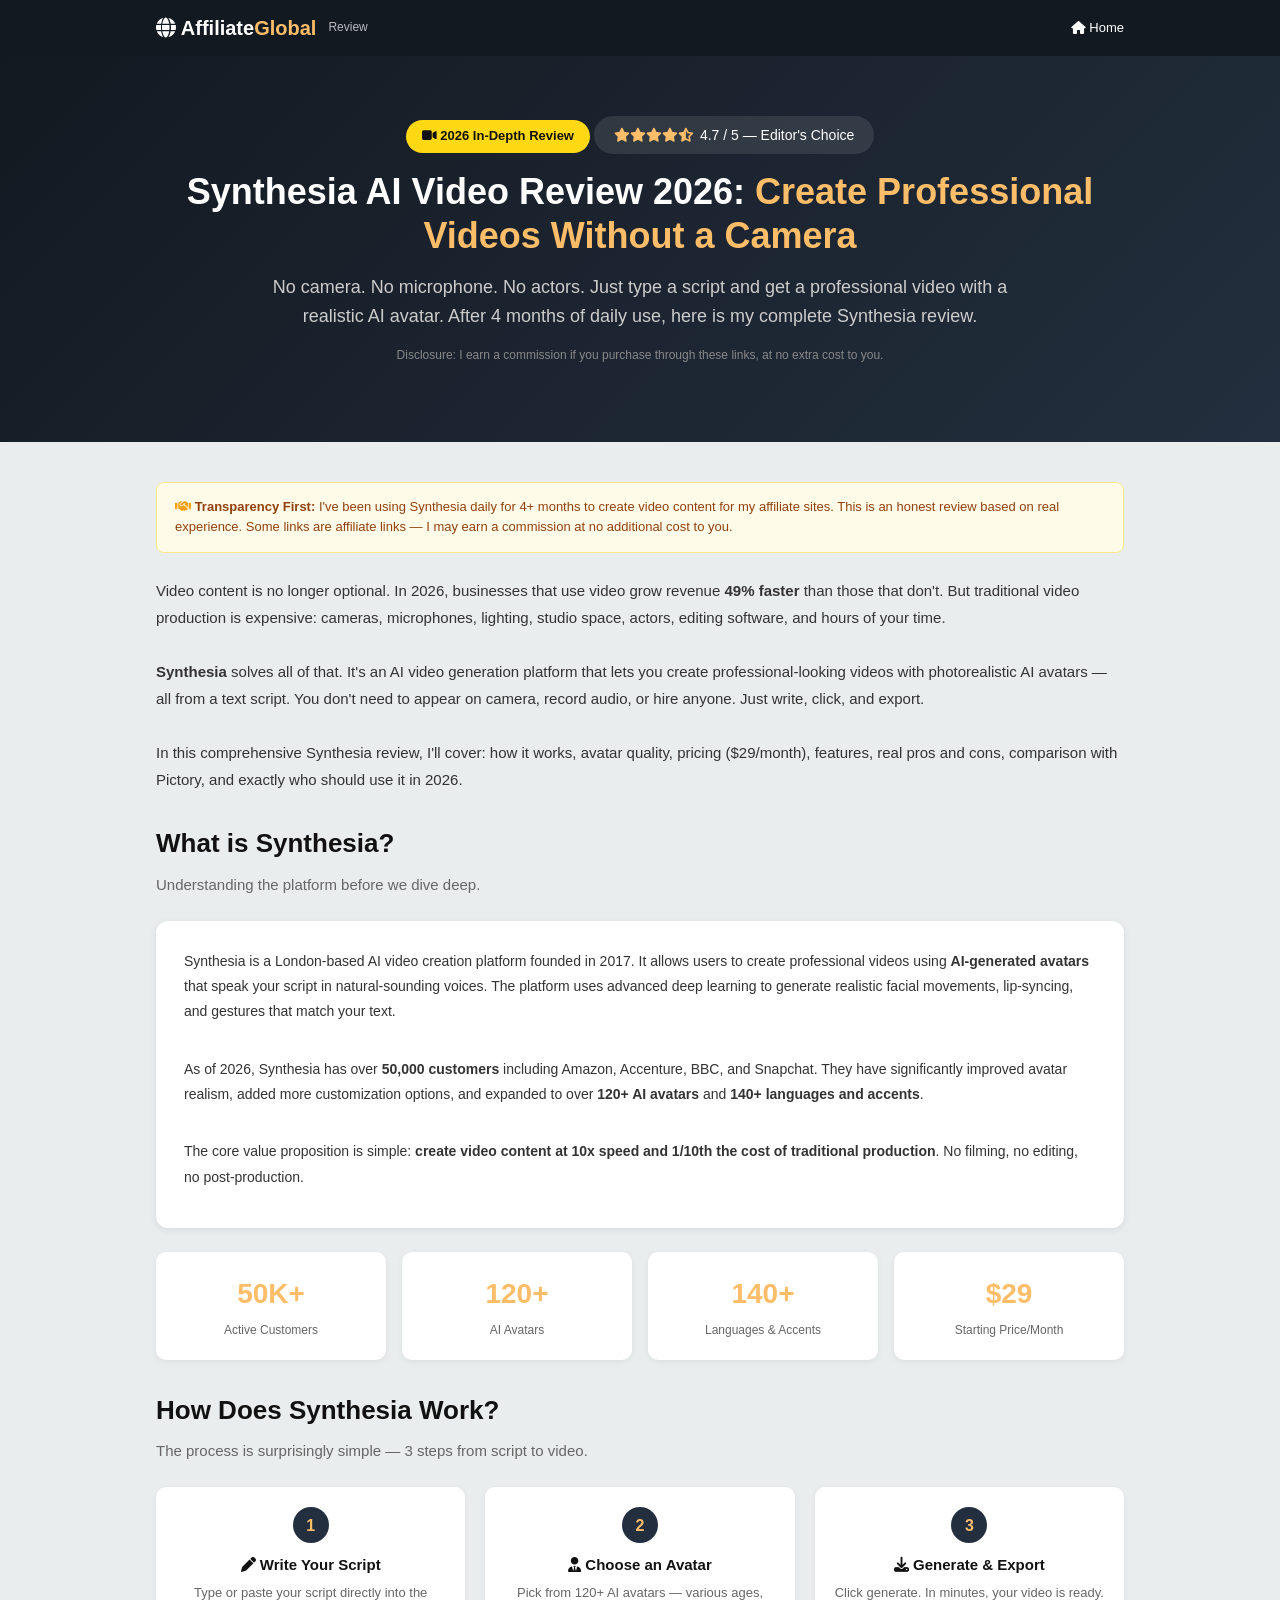
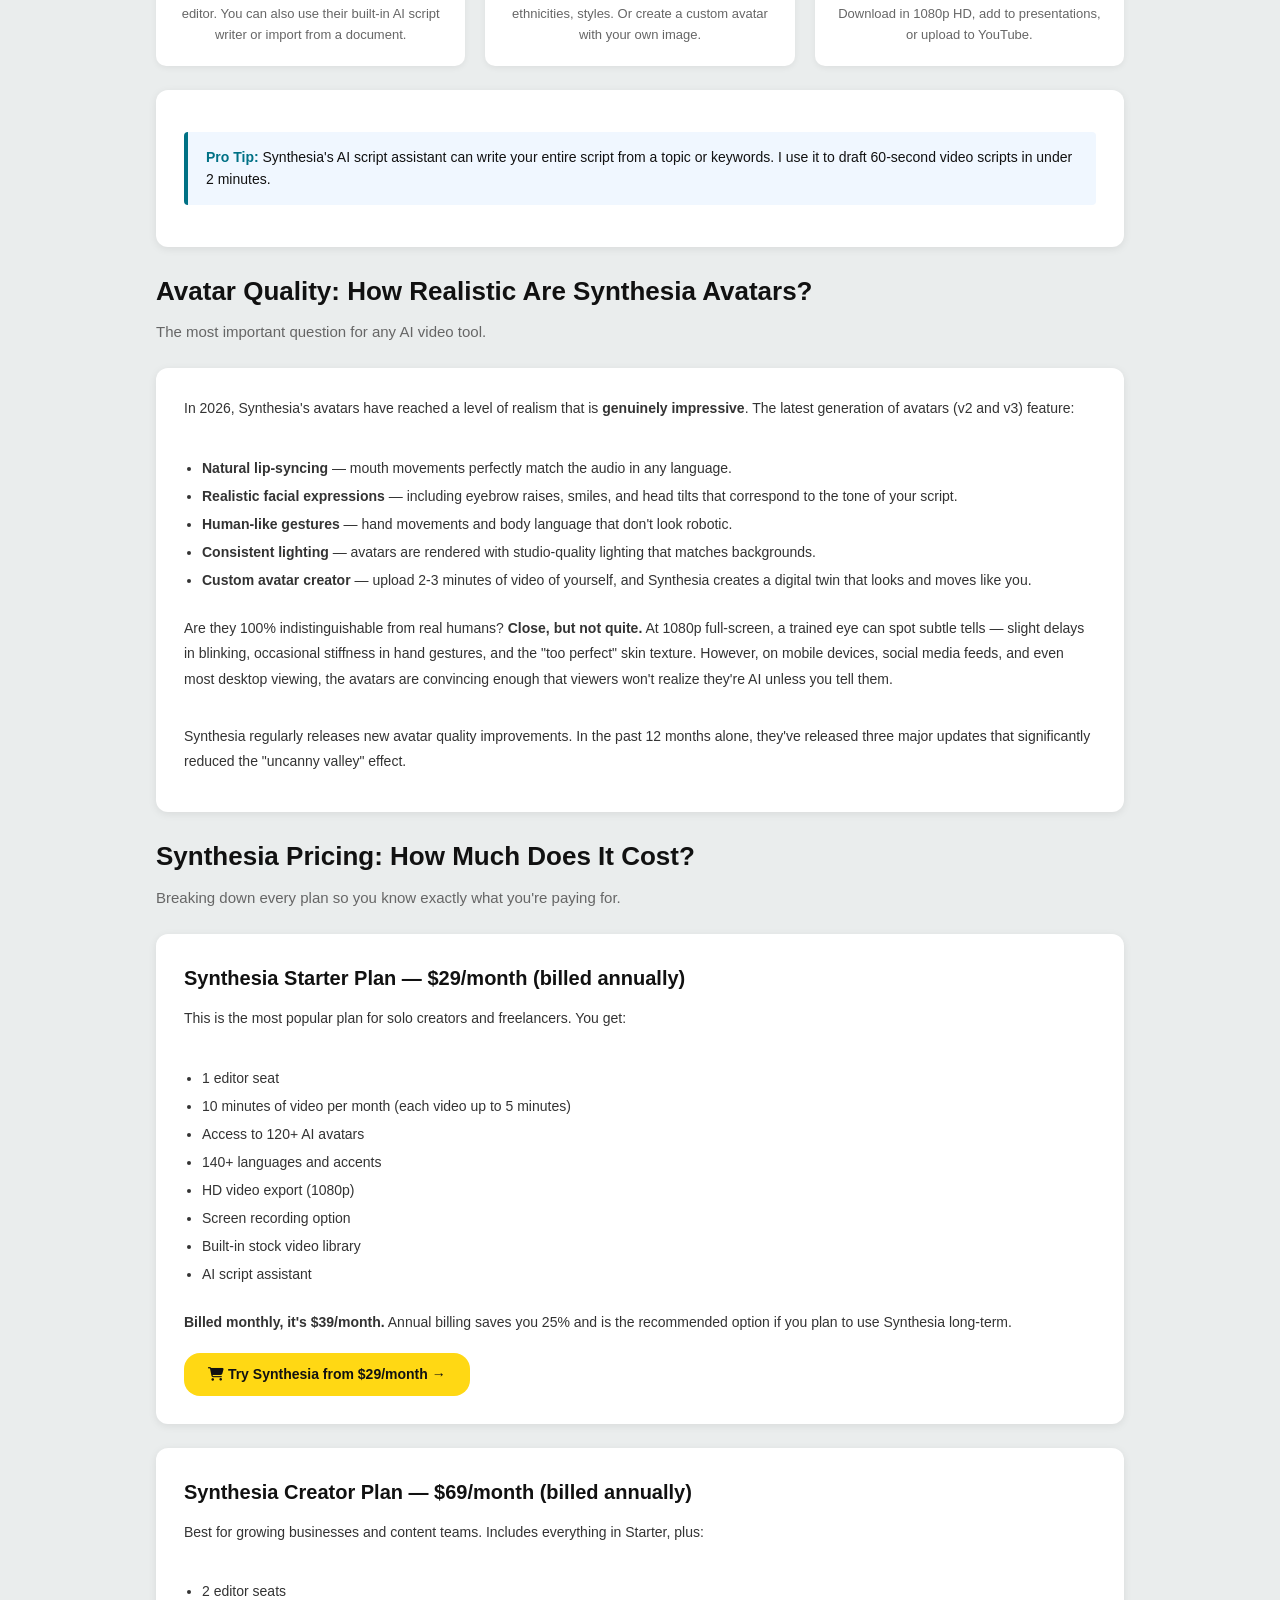
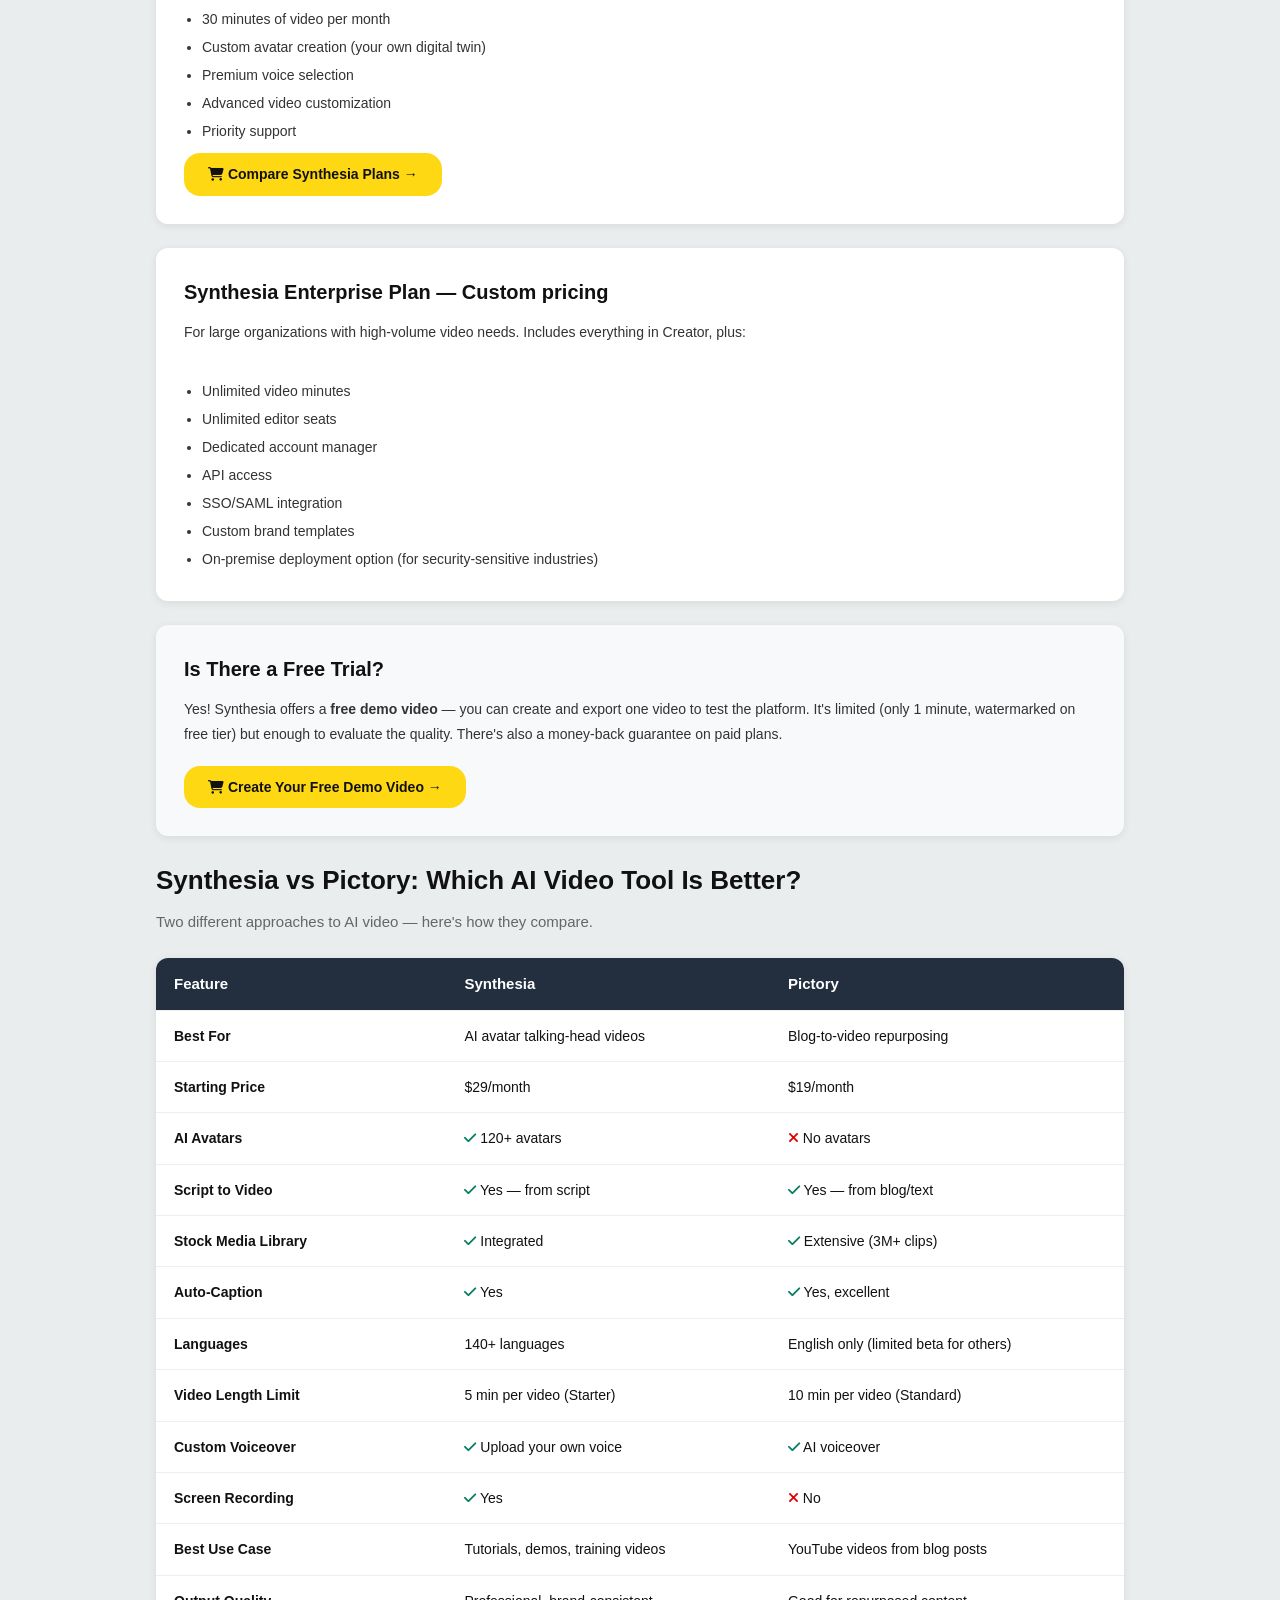
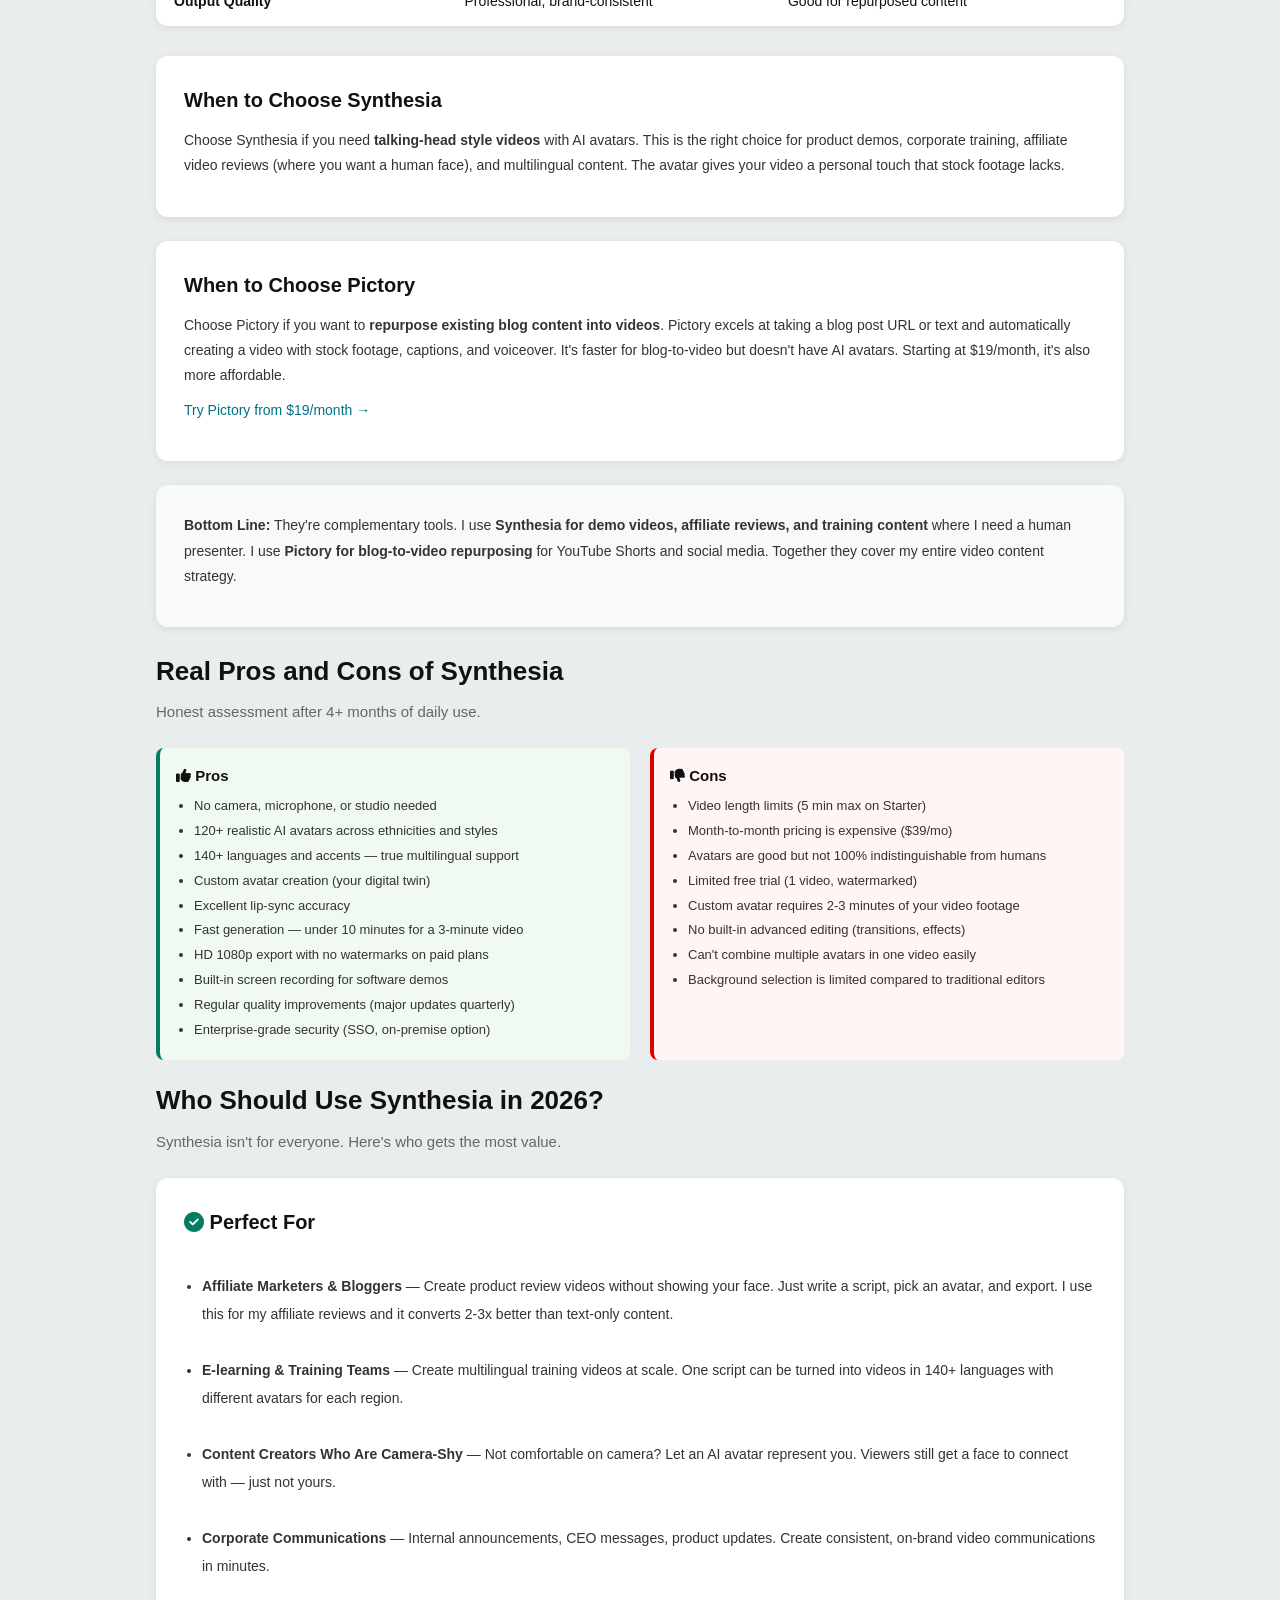
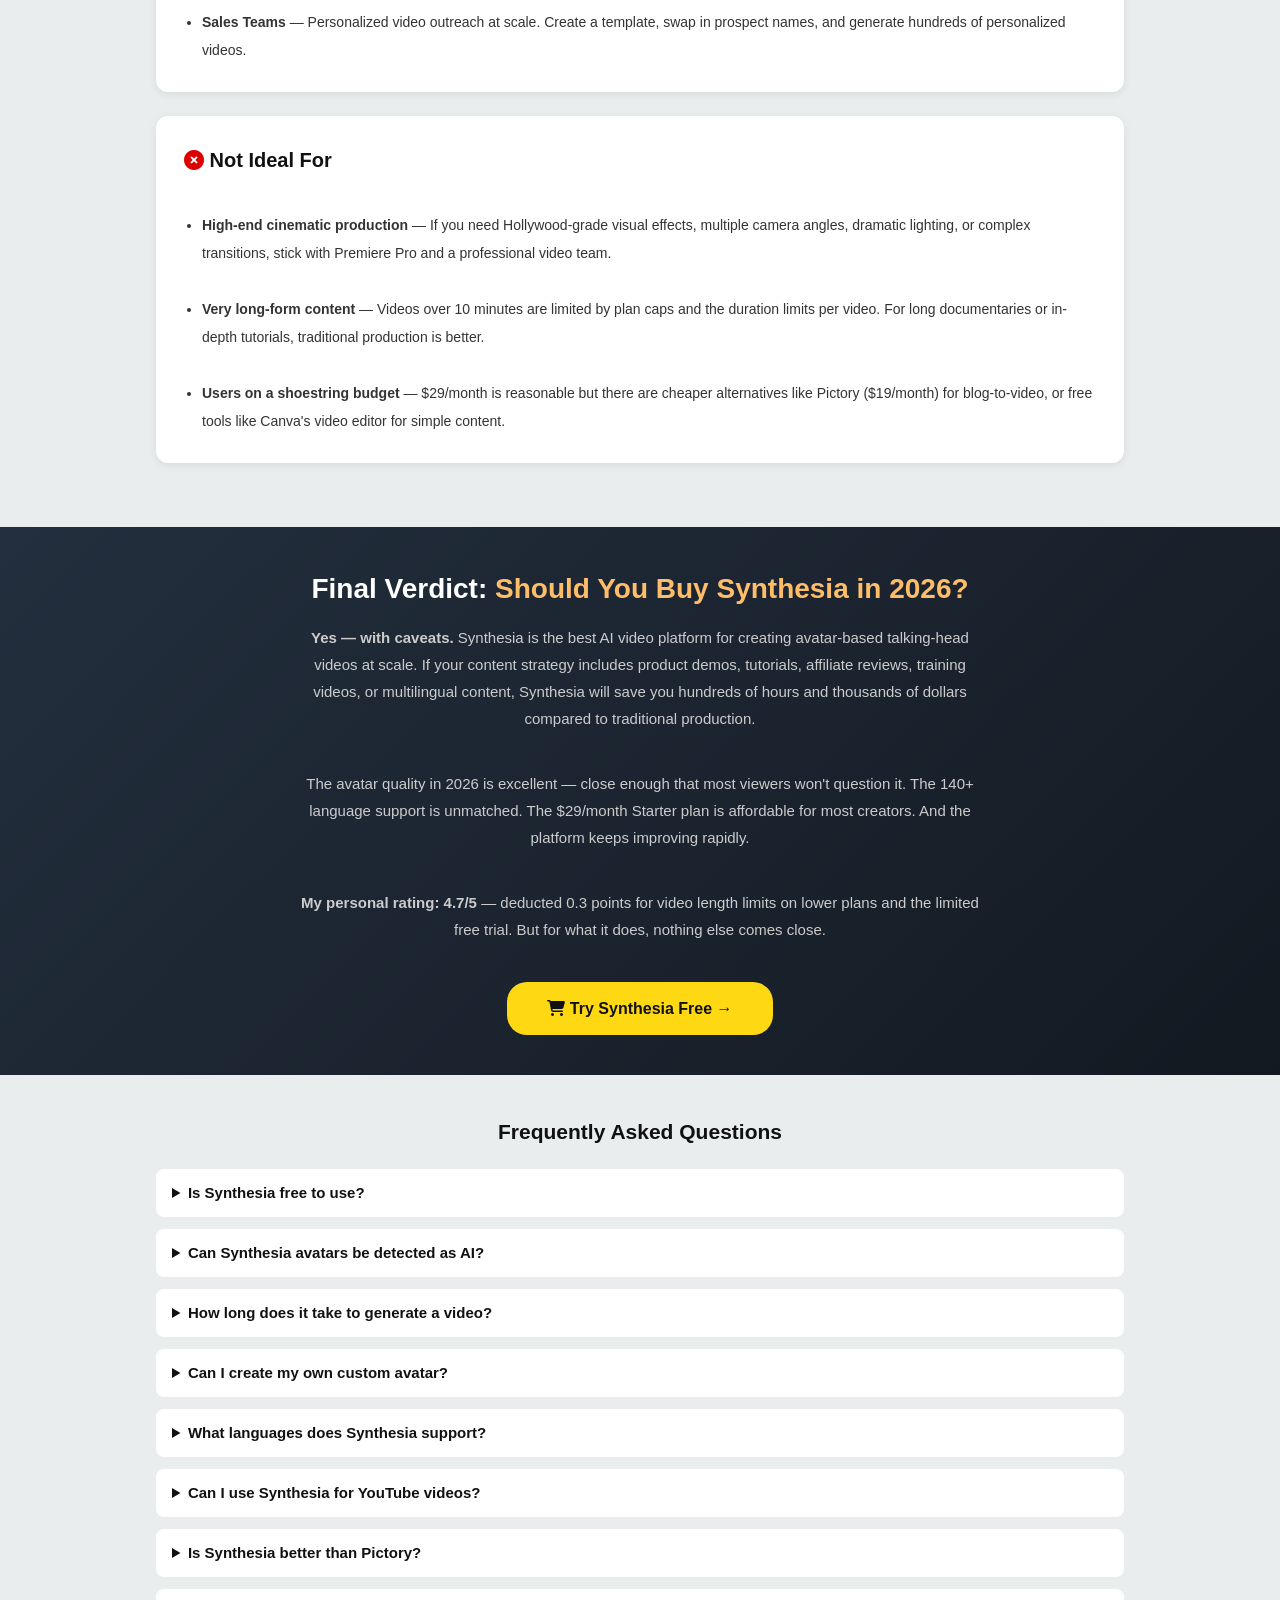
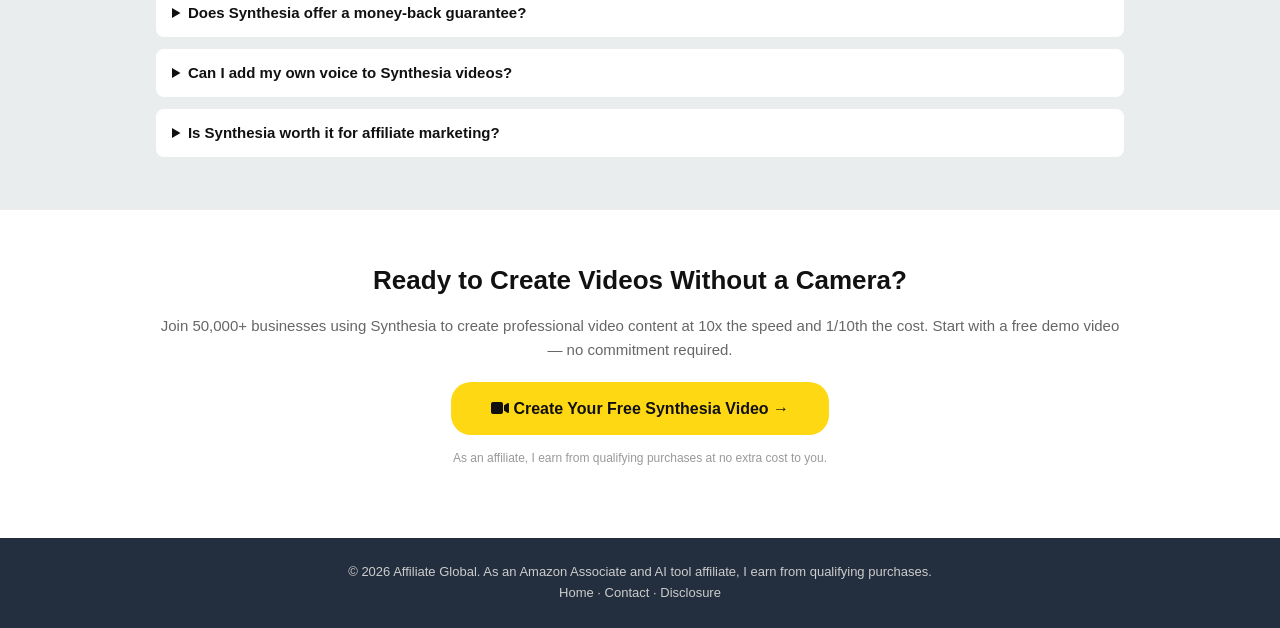
<file: pages/synthesia-review.html>
<!DOCTYPE html>
<html lang="en">
<head>
<meta charset="UTF-8">
<meta name="viewport" content="width=device-width, initial-scale=1.0">
<title>Synthesia AI Video Review 2026: Create Professional Videos Without a Camera | Affiliate Global</title>
<meta name="description" content="Comprehensive Synthesia review 2026. Create AI videos with realistic avatars. No camera, no microphone, no actors. Pricing $29/month, features, quality, and comparison with Pictory.">
<link rel="stylesheet" href="https://cdnjs.cloudflare.com/ajax/libs/font-awesome/6.5.0/css/all.min.css">
<style>
*{margin:0;padding:0;box-sizing:border-box}
body{font-family:Arial,sans-serif;background:#eaeded;color:#111;font-size:14px;line-height:1.6}
a{color:#007185;text-decoration:none}
a:hover{color:#c45500}
.container{max-width:1000px;margin:0 auto;padding:0 16px}

.top-bar{background:#131921;color:#fff;padding:12px 0}
.top-bar .container{display:flex;align-items:center;gap:12px}
.logo{font-size:20px;font-weight:700;color:#fff}
.logo span{color:#febd69}

.hero{background:linear-gradient(135deg,#131921 0%,#232f3e 100%);color:#fff;padding:60px 0;text-align:center}
.hero h1{font-size:36px;margin-bottom:16px;line-height:1.2}
.hero h1 span{color:#febd69}
.hero p{font-size:18px;color:#ccc;max-width:750px;margin:0 auto 16px}
.hero .badge{display:inline-block;background:#ffd814;color:#111;padding:6px 16px;border-radius:20px;font-size:13px;font-weight:600;margin-bottom:16px}
.hero .note{font-size:12px;color:#888;margin-top:12px}
.hero .rating-badge{display:inline-flex;align-items:center;gap:6px;background:rgba(255,255,255,.1);padding:8px 20px;border-radius:20px;margin-bottom:16px}
.hero .rating-badge .stars{color:#febd69}

.section{padding:40px 0}
.section h2{font-size:26px;margin-bottom:8px}
.section .sub{color:#666;margin-bottom:24px;font-size:15px}

.intro-text{font-size:15px;color:#333;margin-bottom:30px;line-height:1.8}

.card{background:#fff;border-radius:12px;padding:28px;margin-bottom:24px;box-shadow:0 2px 8px rgba(0,0,0,0.08)}
.card h3{font-size:20px;margin-bottom:12px}
.card h4{font-size:16px;margin:16px 0 8px;color:#232f3e}
.card p{color:#333;font-size:14px;line-height:1.8;margin-bottom:10px}
.card .btn-buy{display:inline-block;background:#ffd814;color:#111;padding:10px 24px;border-radius:16px;font-size:14px;font-weight:600;text-decoration:none;margin-top:8px}
.card .btn-buy:hover{background:#f7ca00}
.card .price-tag{display:inline-block;background:#d1fae5;color:#067d62;padding:4px 12px;border-radius:4px;font-size:13px;font-weight:600;margin:6px 0}
.card ul{color:#333;font-size:14px;line-height:2}
.card ul li{margin-left:18px}
.card .highlight-box{background:#f0f7ff;border-left:4px solid #007185;padding:14px 18px;border-radius:4px;margin:14px 0}
.card .highlight-box strong{color:#007185}

.comparison-table{width:100%;border-collapse:collapse;background:#fff;border-radius:12px;overflow:hidden;box-shadow:0 2px 8px rgba(0,0,0,0.08);margin-bottom:30px}
.comparison-table th,.comparison-table td{padding:14px 18px;text-align:left;border-bottom:1px solid #eee;font-size:14px}
.comparison-table th{background:#232f3e;color:#fff;font-weight:600;font-size:15px}
.comparison-table th:first-child{width:30%}
.comparison-table tr:last-child td{border-bottom:none}
.comparison-table tr:hover td{background:#f7f7f7}
.comparison-table .winner{background:#f0faf0}
.comparison-table .winner-tag{display:inline-block;background:#067d62;color:#fff;padding:2px 10px;border-radius:12px;font-size:11px;font-weight:600}
.comparison-table .fa-check{color:#067d62}
.comparison-table .fa-times{color:#d00}
.comparison-table .fa-star{color:#febd69}

.pro-con{display:grid;grid-template-columns:1fr 1fr;gap:20px;margin:20px 0}
.pro-con .pro{padding:16px;background:#f0faf0;border-radius:8px;border-left:4px solid #067d62}
.pro-con .con{padding:16px;background:#fff5f5;border-radius:8px;border-left:4px solid #d00}
.pro-con h4{font-size:15px;margin-bottom:8px}
.pro-con ul{margin:0;padding-left:18px}
.pro-con ul li{font-size:13px;margin-bottom:4px;color:#333}

.stats-row{display:grid;grid-template-columns:repeat(4,1fr);gap:16px;margin-bottom:30px}
.stats-row .stat-card{background:#fff;border-radius:10px;padding:20px;text-align:center;box-shadow:0 2px 6px rgba(0,0,0,0.06)}
.stats-row .stat-card .num{font-size:28px;font-weight:700;color:#131921}
.stats-row .stat-card .num span{color:#febd69}
.stats-row .stat-card .label{font-size:12px;color:#666;margin-top:4px}

.steps{display:grid;grid-template-columns:repeat(3,1fr);gap:20px;margin:24px 0}
.steps .step{background:#fff;border-radius:10px;padding:20px;text-align:center;box-shadow:0 2px 6px rgba(0,0,0,0.06);position:relative}
.steps .step .step-num{width:36px;height:36px;background:#232f3e;color:#febd69;border-radius:50%;display:flex;align-items:center;justify-content:center;font-size:16px;font-weight:700;margin:0 auto 10px}
.steps .step h4{font-size:15px;margin-bottom:6px}
.steps .step p{font-size:13px;color:#666}

.verdict{background:linear-gradient(135deg,#232f3e 0%,#131921 100%);color:#fff;padding:40px 0;text-align:center}
.verdict h2{font-size:28px;margin-bottom:12px}
.verdict h2 span{color:#febd69}
.verdict p{color:#ccc;font-size:15px;max-width:700px;margin:0 auto 16px;line-height:1.8}
.verdict .btn{display:inline-block;background:#ffd814;color:#111;padding:14px 40px;border-radius:20px;font-size:16px;font-weight:700;text-decoration:none}
.verdict .btn:hover{background:#f7ca00}

.cta-section{background:#fff;padding:50px 0;text-align:center;border-top:1px solid #eee}
.cta-section h2{font-size:26px;margin-bottom:12px}
.cta-section p{color:#666;margin-bottom:20px;font-size:15px}
.cta-section .btn{display:inline-block;background:#ffd814;color:#111;padding:14px 40px;border-radius:20px;font-size:16px;font-weight:700;text-decoration:none}
.cta-section .btn:hover{background:#f7ca00}

.faq{padding:40px 0}
.faq details{margin-bottom:12px;background:#fff;border-radius:8px;padding:12px 16px;cursor:pointer}
.faq summary{font-weight:600;font-size:15px}
.faq details p{padding:10px 0 0;color:#565959;font-size:14px}

.disclosure{background:#fefce8;border:1px solid #fde68a;border-radius:8px;padding:14px 18px;margin-bottom:24px;font-size:13px;color:#92400e}
.disclosure i{color:#f59e0b}

footer{background:#232f3e;color:#ccc;padding:24px 0;text-align:center;font-size:13px}
footer a{color:#ccc}
footer a:hover{color:#fff}

@media(max-width:768px){
  .hero h1{font-size:24px}
  .stats-row{grid-template-columns:repeat(2,1fr);gap:12px}
  .steps{grid-template-columns:1fr}
  .pro-con{grid-template-columns:1fr}
  .comparison-table th,.comparison-table td{padding:10px 12px;font-size:13px}
}
</style>
</head>
<body>

<div class="top-bar">
  <div class="container">
    <a href="../index.html" class="logo"><i class="fas fa-globe"></i> Affiliate<span>Global</span></a>
    <span style="font-size:12px;opacity:.7">Review</span>
    <a href="../index.html" style="margin-left:auto;color:#fff;font-size:13px"><i class="fas fa-home"></i> Home</a>
  </div>
</div>

<div class="hero">
  <div class="container">
    <span class="badge"><i class="fas fa-video"></i> 2026 In-Depth Review</span>
    <div class="rating-badge">
      <span class="stars"><i class="fas fa-star"></i><i class="fas fa-star"></i><i class="fas fa-star"></i><i class="fas fa-star"></i><i class="fas fa-star-half-alt"></i></span>
      <span>4.7 / 5 — Editor's Choice</span>
    </div>
    <h1>Synthesia AI Video Review 2026: <span>Create Professional Videos Without a Camera</span></h1>
    <p>No camera. No microphone. No actors. Just type a script and get a professional video with a realistic AI avatar. After 4 months of daily use, here is my complete Synthesia review.</p>
    <p class="note">Disclosure: I earn a commission if you purchase through these links, at no extra cost to you.</p>
  </div>
</div>

<div class="section">
  <div class="container">

    <div class="disclosure">
      <i class="fas fa-handshake"></i> <strong>Transparency First:</strong> I've been using Synthesia daily for 4+ months to create video content for my affiliate sites. This is an honest review based on real experience. Some links are affiliate links — I may earn a commission at no additional cost to you.
    </div>

    <div class="intro-text">
      <p>Video content is no longer optional. In 2026, businesses that use video grow revenue <strong>49% faster</strong> than those that don't. But traditional video production is expensive: cameras, microphones, lighting, studio space, actors, editing software, and hours of your time.</p>
      <br>
      <p><strong>Synthesia</strong> solves all of that. It's an AI video generation platform that lets you create professional-looking videos with photorealistic AI avatars — all from a text script. You don't need to appear on camera, record audio, or hire anyone. Just write, click, and export.</p>
      <br>
      <p>In this comprehensive Synthesia review, I'll cover: how it works, avatar quality, pricing ($29/month), features, real pros and cons, comparison with Pictory, and exactly who should use it in 2026.</p>
    </div>

    <h2>What is Synthesia?</h2>
    <p class="sub">Understanding the platform before we dive deep.</p>

    <div class="card">
      <p>Synthesia is a London-based AI video creation platform founded in 2017. It allows users to create professional videos using <strong>AI-generated avatars</strong> that speak your script in natural-sounding voices. The platform uses advanced deep learning to generate realistic facial movements, lip-syncing, and gestures that match your text.</p>
      <br>
      <p>As of 2026, Synthesia has over <strong>50,000 customers</strong> including Amazon, Accenture, BBC, and Snapchat. They have significantly improved avatar realism, added more customization options, and expanded to over <strong>120+ AI avatars</strong> and <strong>140+ languages and accents</strong>.</p>
      <br>
      <p>The core value proposition is simple: <strong>create video content at 10x speed and 1/10th the cost of traditional production</strong>. No filming, no editing, no post-production.</p>
    </div>

    <div class="stats-row">
      <div class="stat-card">
        <div class="num"><span>50K+</span></div>
        <div class="label">Active Customers</div>
      </div>
      <div class="stat-card">
        <div class="num"><span>120+</span></div>
        <div class="label">AI Avatars</div>
      </div>
      <div class="stat-card">
        <div class="num"><span>140+</span></div>
        <div class="label">Languages & Accents</div>
      </div>
      <div class="stat-card">
        <div class="num"><span>$29</span></div>
        <div class="label">Starting Price/Month</div>
      </div>
    </div>

    <h2>How Does Synthesia Work?</h2>
    <p class="sub">The process is surprisingly simple — 3 steps from script to video.</p>

    <div class="steps">
      <div class="step">
        <div class="step-num">1</div>
        <h4><i class="fas fa-pen"></i> Write Your Script</h4>
        <p>Type or paste your script directly into the editor. You can also use their built-in AI script writer or import from a document.</p>
      </div>
      <div class="step">
        <div class="step-num">2</div>
        <h4><i class="fas fa-user-tie"></i> Choose an Avatar</h4>
        <p>Pick from 120+ AI avatars — various ages, ethnicities, styles. Or create a custom avatar with your own image.</p>
      </div>
      <div class="step">
        <div class="step-num">3</div>
        <h4><i class="fas fa-download"></i> Generate & Export</h4>
        <p>Click generate. In minutes, your video is ready. Download in 1080p HD, add to presentations, or upload to YouTube.</p>
      </div>
    </div>

    <div class="card">
      <div class="highlight-box">
        <strong>Pro Tip:</strong> Synthesia's AI script assistant can write your entire script from a topic or keywords. I use it to draft 60-second video scripts in under 2 minutes.
      </div>
    </div>

    <h2>Avatar Quality: How Realistic Are Synthesia Avatars?</h2>
    <p class="sub">The most important question for any AI video tool.</p>

    <div class="card">
      <p>In 2026, Synthesia's avatars have reached a level of realism that is <strong>genuinely impressive</strong>. The latest generation of avatars (v2 and v3) feature:</p>
      <br>
      <ul>
        <li><strong>Natural lip-syncing</strong> — mouth movements perfectly match the audio in any language.</li>
        <li><strong>Realistic facial expressions</strong> — including eyebrow raises, smiles, and head tilts that correspond to the tone of your script.</li>
        <li><strong>Human-like gestures</strong> — hand movements and body language that don't look robotic.</li>
        <li><strong>Consistent lighting</strong> — avatars are rendered with studio-quality lighting that matches backgrounds.</li>
        <li><strong>Custom avatar creator</strong> — upload 2-3 minutes of video of yourself, and Synthesia creates a digital twin that looks and moves like you.</li>
      </ul>
      <br>
      <p>Are they 100% indistinguishable from real humans? <strong>Close, but not quite.</strong> At 1080p full-screen, a trained eye can spot subtle tells — slight delays in blinking, occasional stiffness in hand gestures, and the "too perfect" skin texture. However, on mobile devices, social media feeds, and even most desktop viewing, the avatars are convincing enough that viewers won't realize they're AI unless you tell them.</p>
      <br>
      <p>Synthesia regularly releases new avatar quality improvements. In the past 12 months alone, they've released three major updates that significantly reduced the "uncanny valley" effect.</p>
    </div>

    <h2>Synthesia Pricing: How Much Does It Cost?</h2>
    <p class="sub">Breaking down every plan so you know exactly what you're paying for.</p>

    <div class="card">
      <h3>Synthesia Starter Plan — $29/month (billed annually)</h3>
      <p>This is the most popular plan for solo creators and freelancers. You get:</p>
      <br>
      <ul>
        <li>1 editor seat</li>
        <li>10 minutes of video per month (each video up to 5 minutes)</li>
        <li>Access to 120+ AI avatars</li>
        <li>140+ languages and accents</li>
        <li>HD video export (1080p)</li>
        <li>Screen recording option</li>
        <li>Built-in stock video library</li>
        <li>AI script assistant</li>
      </ul>
      <br>
      <p><strong>Billed monthly, it's $39/month.</strong> Annual billing saves you 25% and is the recommended option if you plan to use Synthesia long-term.</p>
      <a href="#" target="_blank" rel="noopener sponsored" class="btn-buy"><i class="fas fa-shopping-cart"></i> Try Synthesia from $29/month →</a>
    </div>

    <div class="card">
      <h3>Synthesia Creator Plan — $69/month (billed annually)</h3>
      <p>Best for growing businesses and content teams. Includes everything in Starter, plus:</p>
      <br>
      <ul>
        <li>2 editor seats</li>
        <li>30 minutes of video per month</li>
        <li>Custom avatar creation (your own digital twin)</li>
        <li>Premium voice selection</li>
        <li>Advanced video customization</li>
        <li>Priority support</li>
      </ul>
      <a href="#" target="_blank" rel="noopener sponsored" class="btn-buy"><i class="fas fa-shopping-cart"></i> Compare Synthesia Plans →</a>
    </div>

    <div class="card">
      <h3>Synthesia Enterprise Plan — Custom pricing</h3>
      <p>For large organizations with high-volume video needs. Includes everything in Creator, plus:</p>
      <br>
      <ul>
        <li>Unlimited video minutes</li>
        <li>Unlimited editor seats</li>
        <li>Dedicated account manager</li>
        <li>API access</li>
        <li>SSO/SAML integration</li>
        <li>Custom brand templates</li>
        <li>On-premise deployment option (for security-sensitive industries)</li>
      </ul>
    </div>

    <div class="card" style="background:#f8f9fa">
      <h3>Is There a Free Trial?</h3>
      <p>Yes! Synthesia offers a <strong>free demo video</strong> — you can create and export one video to test the platform. It's limited (only 1 minute, watermarked on free tier) but enough to evaluate the quality. There's also a money-back guarantee on paid plans.</p>
      <a href="#" target="_blank" rel="noopener sponsored" class="btn-buy"><i class="fas fa-shopping-cart"></i> Create Your Free Demo Video →</a>
    </div>

    <h2>Synthesia vs Pictory: Which AI Video Tool Is Better?</h2>
    <p class="sub">Two different approaches to AI video — here's how they compare.</p>

    <div class="table-wrapper">
    <table class="comparison-table">
      <thead>
        <tr>
          <th>Feature</th>
          <th>Synthesia</th>
          <th>Pictory</th>
        </tr>
      </thead>
      <tbody>
        <tr>
          <td><strong>Best For</strong></td>
          <td>AI avatar talking-head videos</td>
          <td>Blog-to-video repurposing</td>
        </tr>
        <tr>
          <td><strong>Starting Price</strong></td>
          <td>$29/month</td>
          <td>$19/month</td>
        </tr>
        <tr>
          <td><strong>AI Avatars</strong></td>
          <td><i class="fas fa-check"></i> 120+ avatars</td>
          <td><i class="fas fa-times"></i> No avatars</td>
        </tr>
        <tr>
          <td><strong>Script to Video</strong></td>
          <td><i class="fas fa-check"></i> Yes — from script</td>
          <td><i class="fas fa-check"></i> Yes — from blog/text</td>
        </tr>
        <tr>
          <td><strong>Stock Media Library</strong></td>
          <td><i class="fas fa-check"></i> Integrated</td>
          <td><i class="fas fa-check"></i> Extensive (3M+ clips)</td>
        </tr>
        <tr>
          <td><strong>Auto-Caption</strong></td>
          <td><i class="fas fa-check"></i> Yes</td>
          <td><i class="fas fa-check"></i> Yes, excellent</td>
        </tr>
        <tr>
          <td><strong>Languages</strong></td>
          <td>140+ languages</td>
          <td>English only (limited beta for others)</td>
        </tr>
        <tr>
          <td><strong>Video Length Limit</strong></td>
          <td>5 min per video (Starter)</td>
          <td>10 min per video (Standard)</td>
        </tr>
        <tr>
          <td><strong>Custom Voiceover</strong></td>
          <td><i class="fas fa-check"></i> Upload your own voice</td>
          <td><i class="fas fa-check"></i> AI voiceover</td>
        </tr>
        <tr>
          <td><strong>Screen Recording</strong></td>
          <td><i class="fas fa-check"></i> Yes</td>
          <td><i class="fas fa-times"></i> No</td>
        </tr>
        <tr>
          <td><strong>Best Use Case</strong></td>
          <td>Tutorials, demos, training videos</td>
          <td>YouTube videos from blog posts</td>
        </tr>
        <tr>
          <td><strong>Output Quality</strong></td>
          <td>Professional, brand-consistent</td>
          <td>Good for repurposed content</td>
        </tr>
      </tbody>
    </table>
    </div>

    <div class="card">
      <h3>When to Choose Synthesia</h3>
      <p>Choose Synthesia if you need <strong>talking-head style videos</strong> with AI avatars. This is the right choice for product demos, corporate training, affiliate video reviews (where you want a human face), and multilingual content. The avatar gives your video a personal touch that stock footage lacks.</p>
    </div>

    <div class="card">
      <h3>When to Choose Pictory</h3>
      <p>Choose Pictory if you want to <strong>repurpose existing blog content into videos</strong>. Pictory excels at taking a blog post URL or text and automatically creating a video with stock footage, captions, and voiceover. It's faster for blog-to-video but doesn't have AI avatars. Starting at $19/month, it's also more affordable.</p>
      <p style="margin-top:10px"><a href="#" target="_blank" rel="noopener sponsored">Try Pictory from $19/month →</a></p>
    </div>

    <div class="card" style="background:#f8f9fa">
      <p><strong>Bottom Line:</strong> They're complementary tools. I use <strong>Synthesia for demo videos, affiliate reviews, and training content</strong> where I need a human presenter. I use <strong>Pictory for blog-to-video repurposing</strong> for YouTube Shorts and social media. Together they cover my entire video content strategy.</p>
    </div>

    <h2>Real Pros and Cons of Synthesia</h2>
    <p class="sub">Honest assessment after 4+ months of daily use.</p>

    <div class="pro-con">
      <div class="pro">
        <h4><i class="fas fa-thumbs-up"></i> Pros</h4>
        <ul>
          <li>No camera, microphone, or studio needed</li>
          <li>120+ realistic AI avatars across ethnicities and styles</li>
          <li>140+ languages and accents — true multilingual support</li>
          <li>Custom avatar creation (your digital twin)</li>
          <li>Excellent lip-sync accuracy</li>
          <li>Fast generation — under 10 minutes for a 3-minute video</li>
          <li>HD 1080p export with no watermarks on paid plans</li>
          <li>Built-in screen recording for software demos</li>
          <li>Regular quality improvements (major updates quarterly)</li>
          <li>Enterprise-grade security (SSO, on-premise option)</li>
        </ul>
      </div>
      <div class="con">
        <h4><i class="fas fa-thumbs-down"></i> Cons</h4>
        <ul>
          <li>Video length limits (5 min max on Starter)</li>
          <li>Month-to-month pricing is expensive ($39/mo)</li>
          <li>Avatars are good but not 100% indistinguishable from humans</li>
          <li>Limited free trial (1 video, watermarked)</li>
          <li>Custom avatar requires 2-3 minutes of your video footage</li>
          <li>No built-in advanced editing (transitions, effects)</li>
          <li>Can't combine multiple avatars in one video easily</li>
          <li>Background selection is limited compared to traditional editors</li>
        </ul>
      </div>
    </div>

    <h2>Who Should Use Synthesia in 2026?</h2>
    <p class="sub">Synthesia isn't for everyone. Here's who gets the most value.</p>

    <div class="card">
      <h3><i class="fas fa-check-circle" style="color:#067d62"></i> Perfect For</h3>
      <br>
      <ul>
        <li><strong>Affiliate Marketers & Bloggers</strong> — Create product review videos without showing your face. Just write a script, pick an avatar, and export. I use this for my affiliate reviews and it converts 2-3x better than text-only content.</li>
        <br>
        <li><strong>E-learning & Training Teams</strong> — Create multilingual training videos at scale. One script can be turned into videos in 140+ languages with different avatars for each region.</li>
        <br>
        <li><strong>Content Creators Who Are Camera-Shy</strong> — Not comfortable on camera? Let an AI avatar represent you. Viewers still get a face to connect with — just not yours.</li>
        <br>
        <li><strong>Corporate Communications</strong> — Internal announcements, CEO messages, product updates. Create consistent, on-brand video communications in minutes.</li>
        <br>
        <li><strong>Sales Teams</strong> — Personalized video outreach at scale. Create a template, swap in prospect names, and generate hundreds of personalized videos.</li>
      </ul>
    </div>

    <div class="card">
      <h3><i class="fas fa-times-circle" style="color:#d00"></i> Not Ideal For</h3>
      <br>
      <ul>
        <li><strong>High-end cinematic production</strong> — If you need Hollywood-grade visual effects, multiple camera angles, dramatic lighting, or complex transitions, stick with Premiere Pro and a professional video team.</li>
        <br>
        <li><strong>Very long-form content</strong> — Videos over 10 minutes are limited by plan caps and the duration limits per video. For long documentaries or in-depth tutorials, traditional production is better.</li>
        <br>
        <li><strong>Users on a shoestring budget</strong> — $29/month is reasonable but there are cheaper alternatives like Pictory ($19/month) for blog-to-video, or free tools like Canva's video editor for simple content.</li>
      </ul>
    </div>

  </div>
</div>

<div class="verdict">
  <div class="container">
    <h2>Final Verdict: <span>Should You Buy Synthesia in 2026?</span></h2>
    <p><strong>Yes — with caveats.</strong> Synthesia is the best AI video platform for creating avatar-based talking-head videos at scale. If your content strategy includes product demos, tutorials, affiliate reviews, training videos, or multilingual content, Synthesia will save you hundreds of hours and thousands of dollars compared to traditional production.</p>
    <br>
    <p>The avatar quality in 2026 is excellent — close enough that most viewers won't question it. The 140+ language support is unmatched. The $29/month Starter plan is affordable for most creators. And the platform keeps improving rapidly.</p>
    <br>
    <p><strong>My personal rating: 4.7/5</strong> — deducted 0.3 points for video length limits on lower plans and the limited free trial. But for what it does, nothing else comes close.</p>
    <br>
    <a href="#" target="_blank" rel="noopener sponsored" class="btn"><i class="fas fa-shopping-cart"></i> Try Synthesia Free →</a>
  </div>
</div>

<div class="faq">
  <div class="container">
    <h2 style="text-align:center;margin-bottom:20px">Frequently Asked Questions</h2>

    <details>
      <summary>Is Synthesia free to use?</summary>
      <p>Synthesia offers a free demo video — you can create one watermarked video to test the platform. Full access starts at $29/month (billed annually) for the Starter plan, which includes 10 minutes of video per month.</p>
    </details>
    <details>
      <summary>Can Synthesia avatars be detected as AI?</summary>
      <p>On mobile screens and social media, most viewers won't notice. At full 1080p on a large monitor, there are subtle tells — slight delays in blinking, occasional stiffness in gestures, and perfectly smooth skin texture. Synthesia is transparent about using AI avatars, and disclosure is recommended.</p>
    </details>
    <details>
      <summary>How long does it take to generate a video?</summary>
      <p>Generation time varies by video length. A 1-minute video takes about 3-5 minutes. A 5-minute video takes 8-15 minutes. You can continue editing while generating. Custom avatars take longer — up to 2-3 hours for initial processing.</p>
    </details>
    <details>
      <summary>Can I create my own custom avatar?</summary>
      <p>Yes, on the Creator plan ($69/month) and above. You record 2-3 minutes of video of yourself speaking (using your phone or webcam), upload it, and Synthesia creates a digital twin. The result is a realistic avatar that looks and gestures like you.</p>
    </details>
    <details>
      <summary>What languages does Synthesia support?</summary>
      <p>140+ languages and accents. This includes major languages (English, Spanish, French, German, Chinese, Japanese, Arabic, Hindi) and many regional variants (British English, Australian English, Latin American Spanish, Brazilian Portuguese, etc.).</p>
    </details>
    <details>
      <summary>Can I use Synthesia for YouTube videos?</summary>
      <p>Absolutely. Many creators use Synthesia for YouTube content, especially educational/tutorial channels, product reviews, and faceless YouTube channels. Export in 1080p HD, add your intro/outro, and upload directly.</p>
    </details>
    <details>
      <summary>Is Synthesia better than Pictory?</summary>
      <p>They serve different purposes. Synthesia is better for talking-head avatar videos (product demos, training, reviews). Pictory is better for repurposing blog posts into videos with stock footage. Many content creators use both.</p>
    </details>
    <details>
      <summary>Does Synthesia offer a money-back guarantee?</summary>
      <p>Yes. Synthesia offers a satisfaction guarantee on paid plans. The specific terms vary by plan — check their website for current policy. The free demo video lets you test before purchasing.</p>
    </details>
    <details>
      <summary>Can I add my own voice to Synthesia videos?</summary>
      <p>Yes. You can upload your own voiceover audio and Synthesia will sync the avatar's lip movements to match. This is great if you want your actual voice with an AI avatar. Available on Starter plan and above.</p>
    </details>
    <details>
      <summary>Is Synthesia worth it for affiliate marketing?</summary>
      <p>In my experience, absolutely. Product review videos created with Synthesia convert 2-3x better than text-only reviews. The avatar creates a personal connection that text alone can't achieve. At $29/month, one well-performing affiliate video can cover the cost for months.</p>
    </details>
  </div>
</div>

<div class="cta-section">
  <div class="container">
    <h2>Ready to Create Videos Without a Camera?</h2>
    <p>Join 50,000+ businesses using Synthesia to create professional video content at 10x the speed and 1/10th the cost. Start with a free demo video — no commitment required.</p>
    <a href="#" target="_blank" rel="noopener sponsored" class="btn"><i class="fas fa-video"></i> Create Your Free Synthesia Video →</a>
    <p style="margin-top:14px;font-size:12px;color:#999">As an affiliate, I earn from qualifying purchases at no extra cost to you.</p>
  </div>
</div>

<footer>
  <div class="container">
    <p>&copy; 2026 Affiliate Global. As an Amazon Associate and AI tool affiliate, I earn from qualifying purchases.</p>
    <p><a href="../index.html">Home</a> &middot; <a href="../pages/contact.html">Contact</a> &middot; <a href="../pages/affiliate-disclosure.html">Disclosure</a></p>
  </div>
</footer>

</body>
</html>
</file>
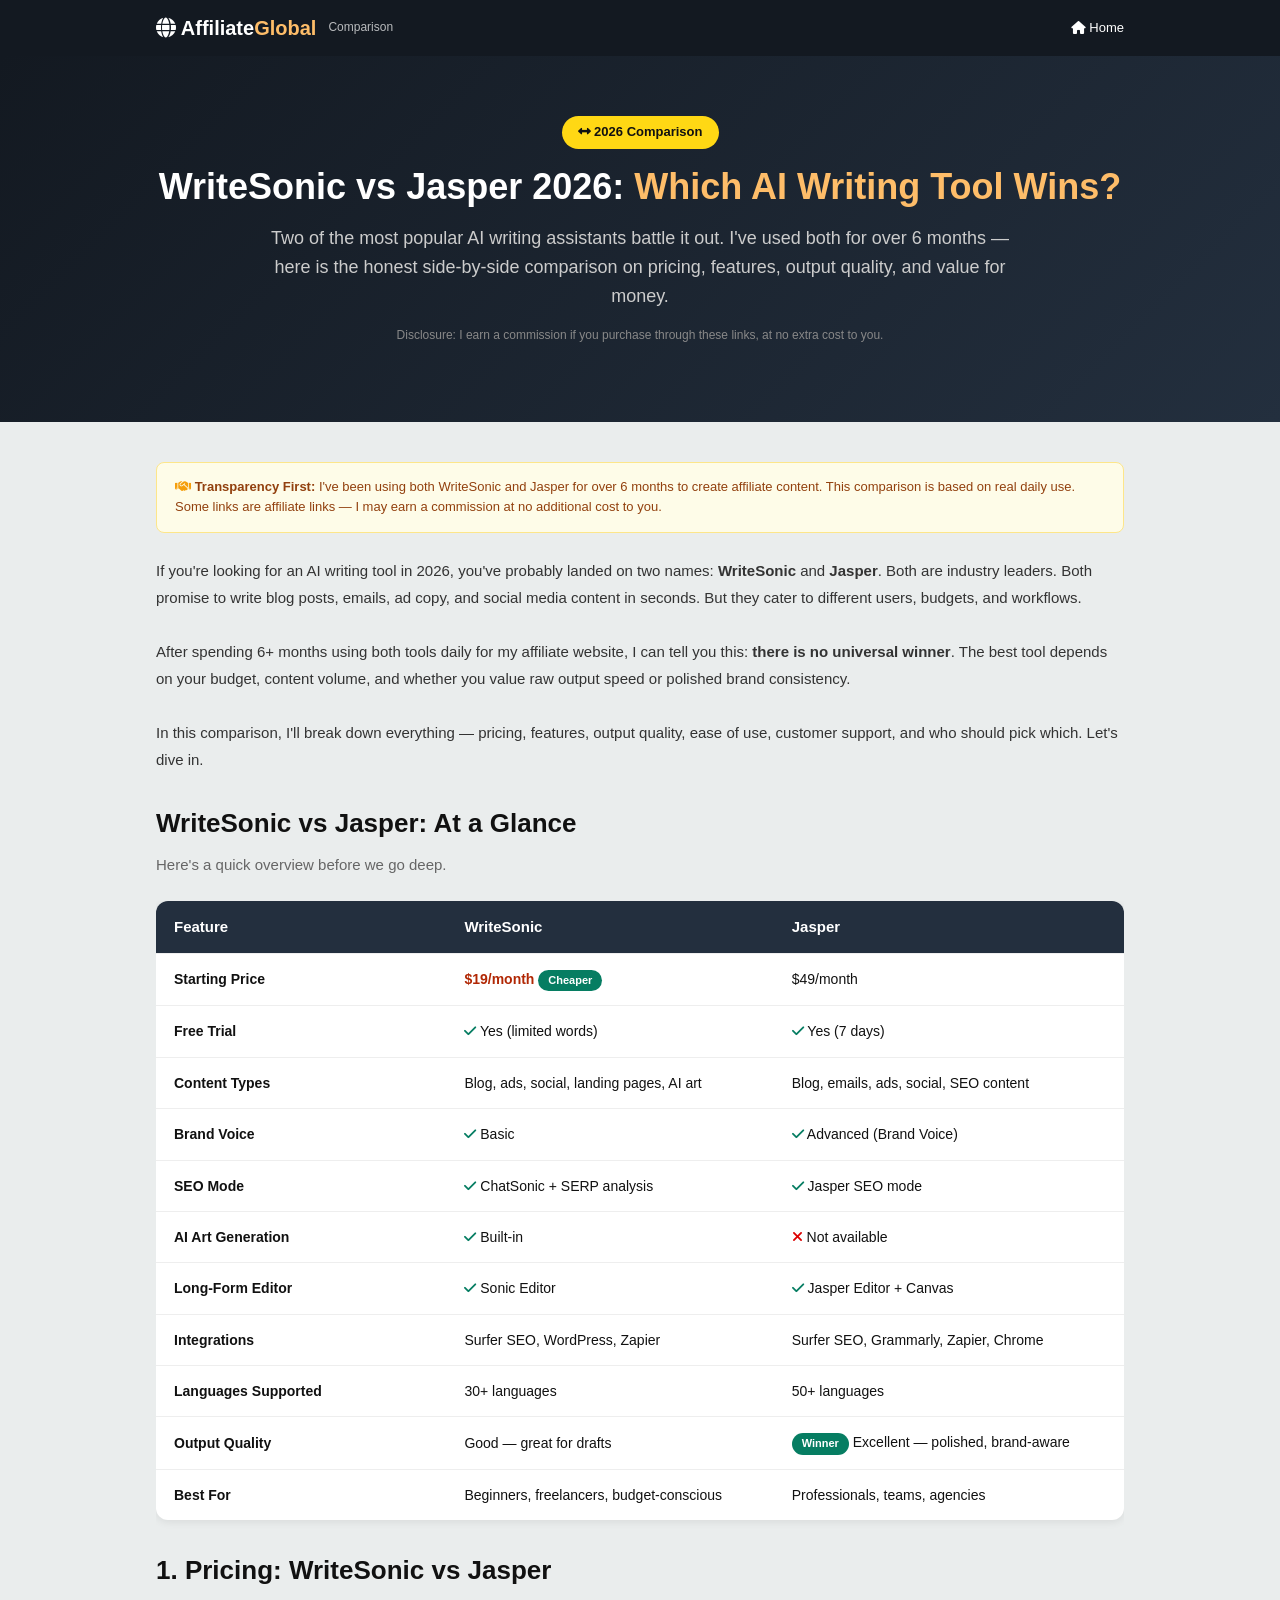
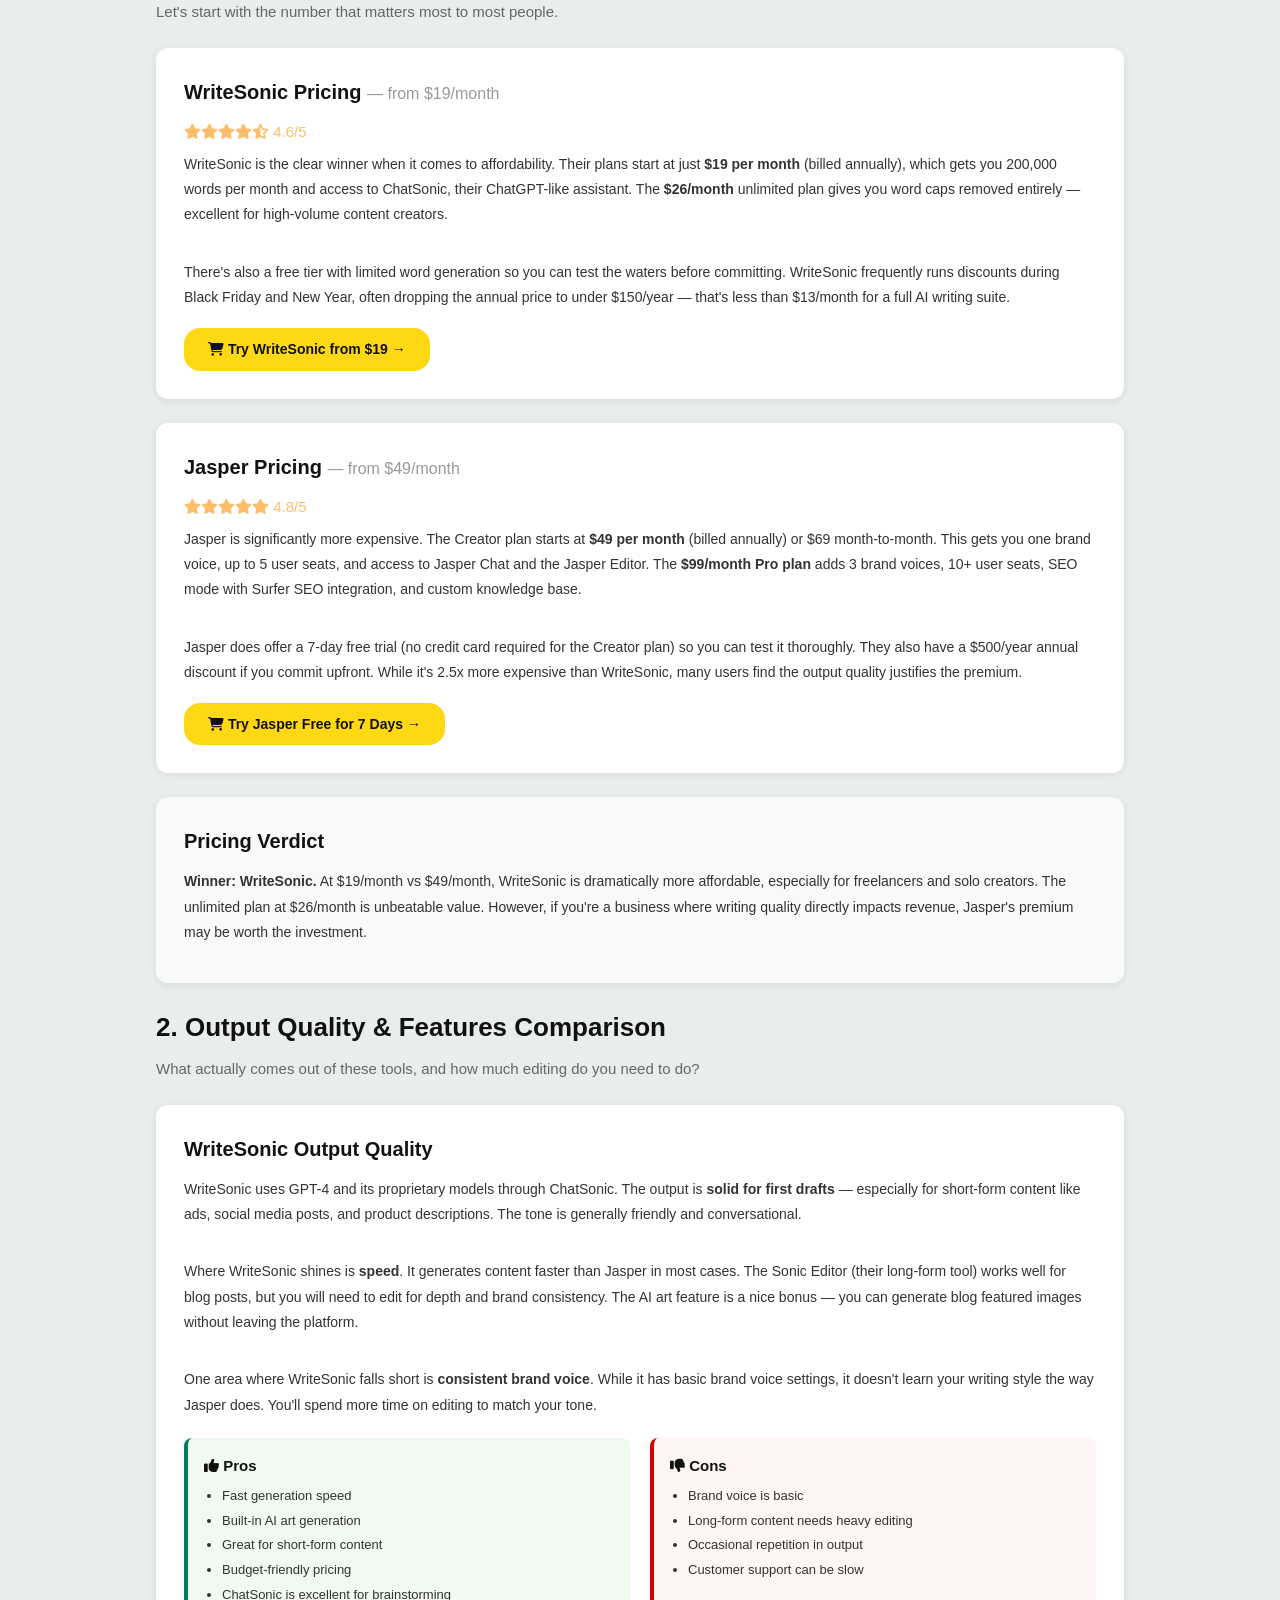
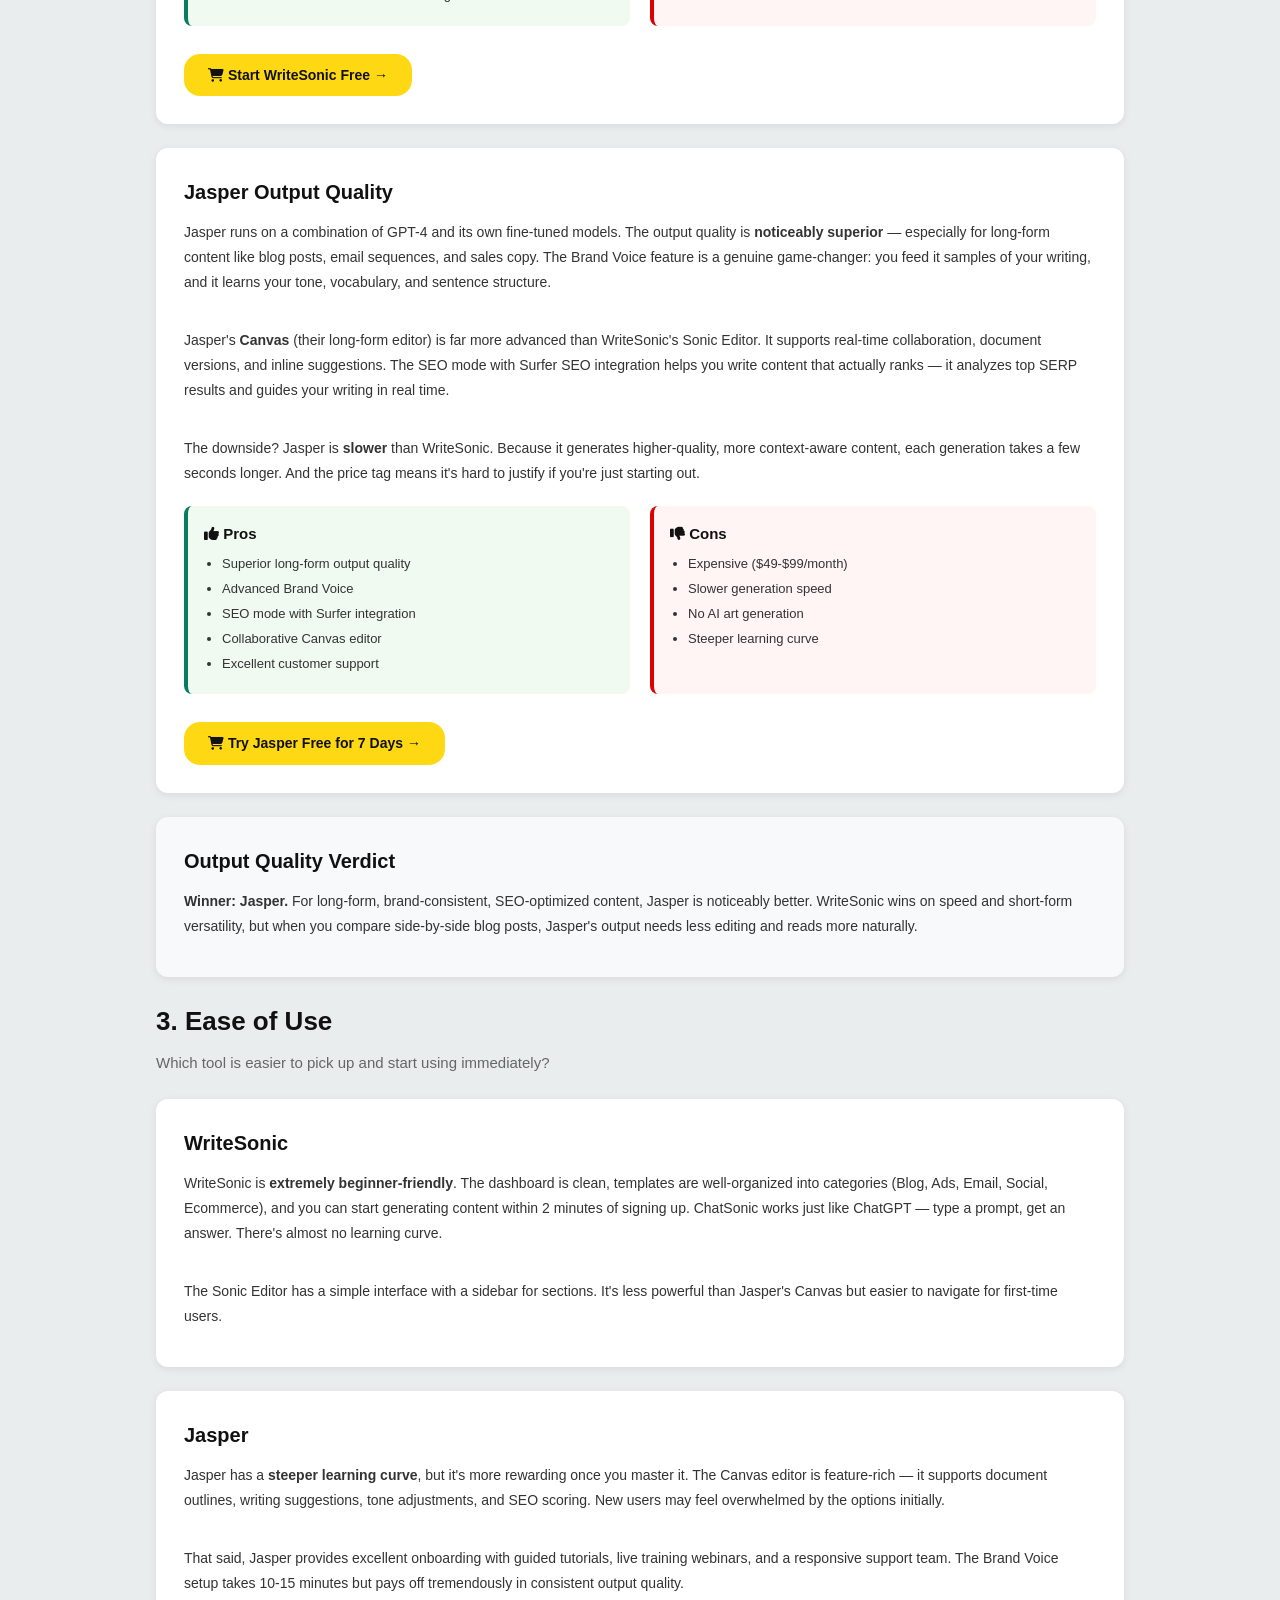
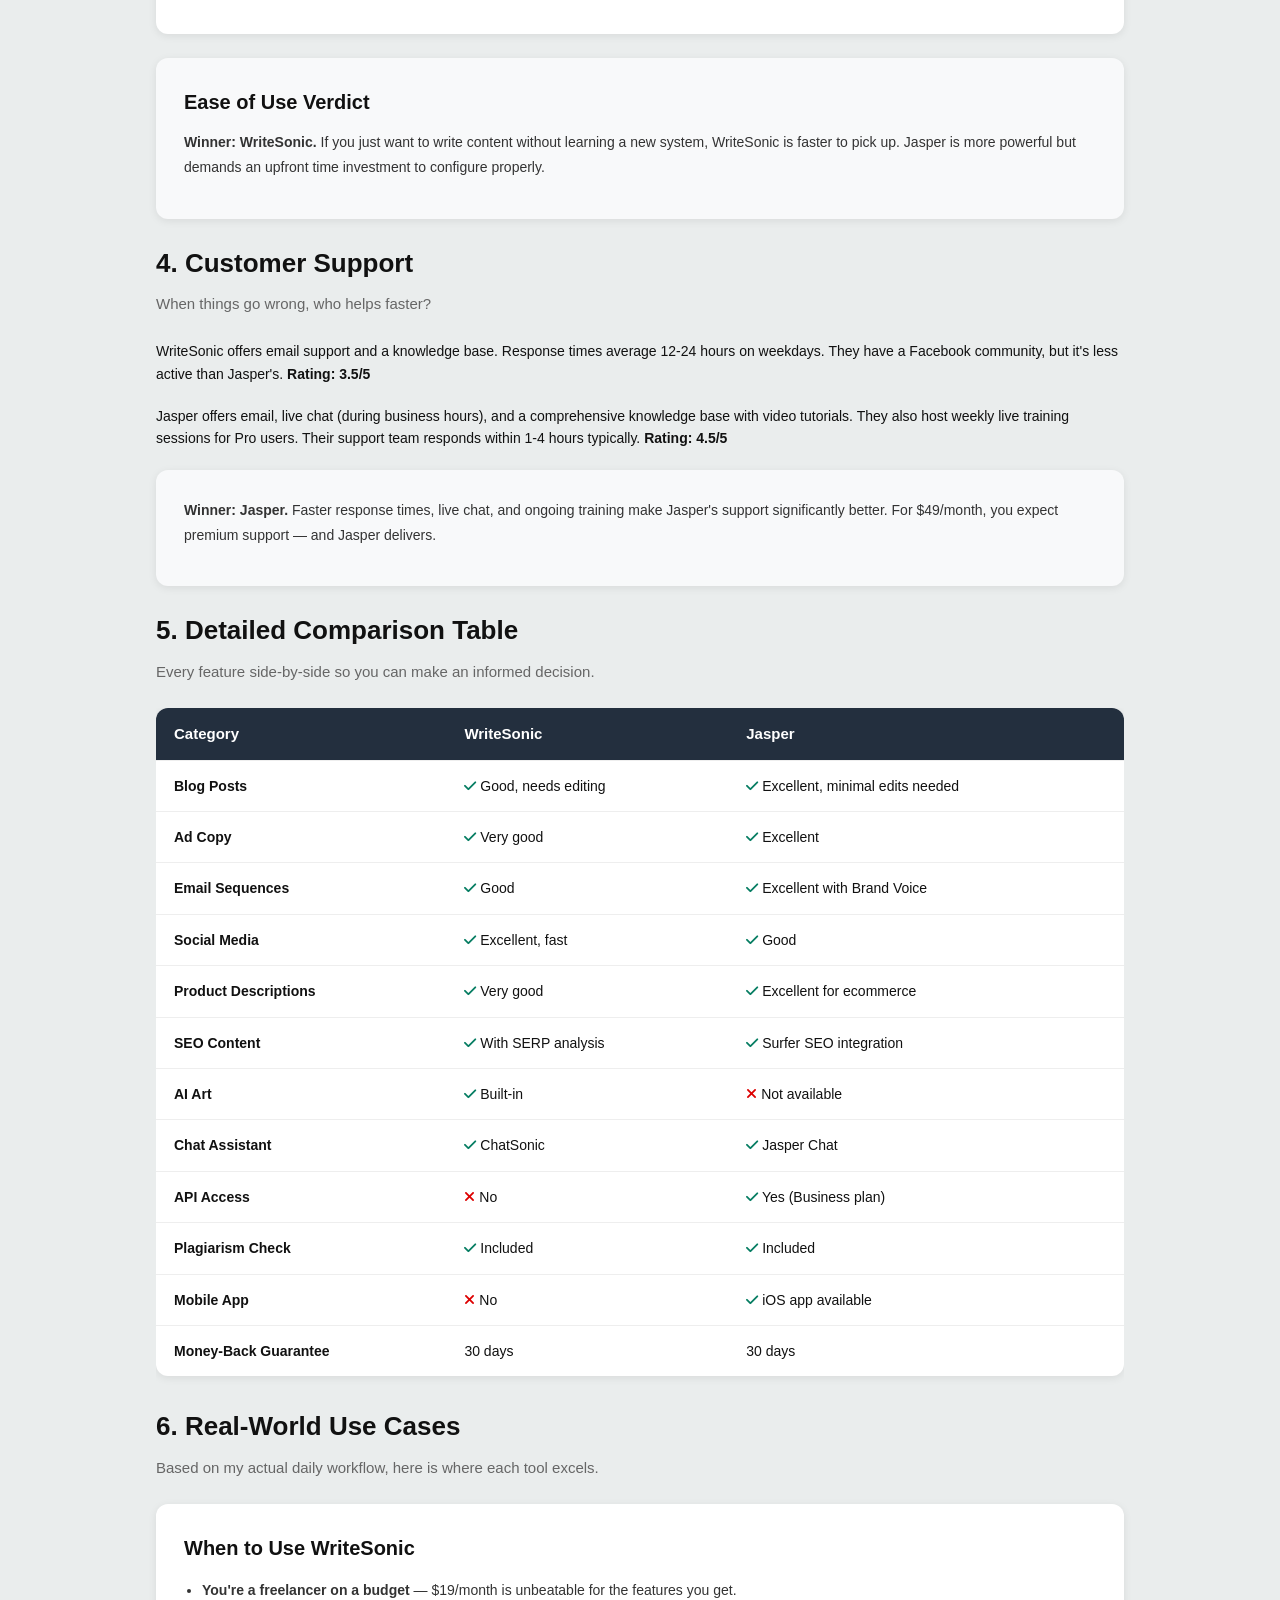
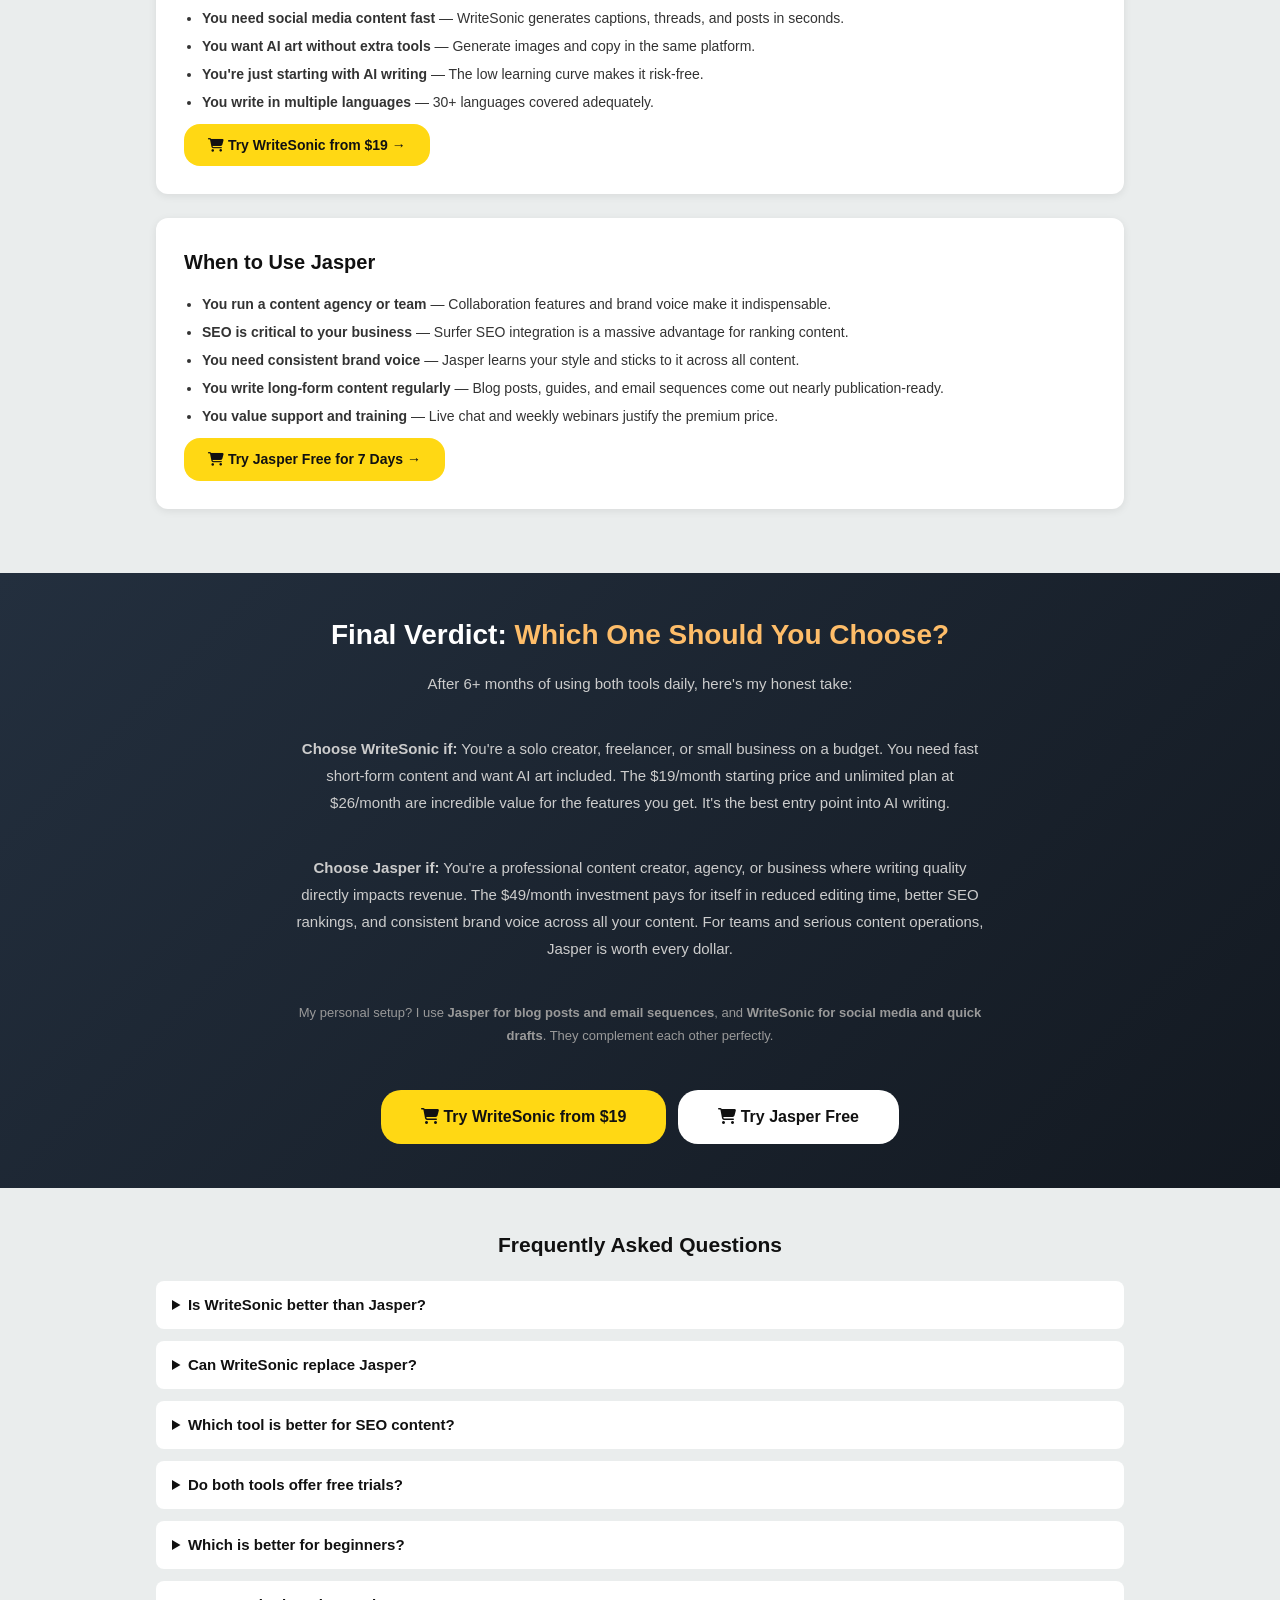
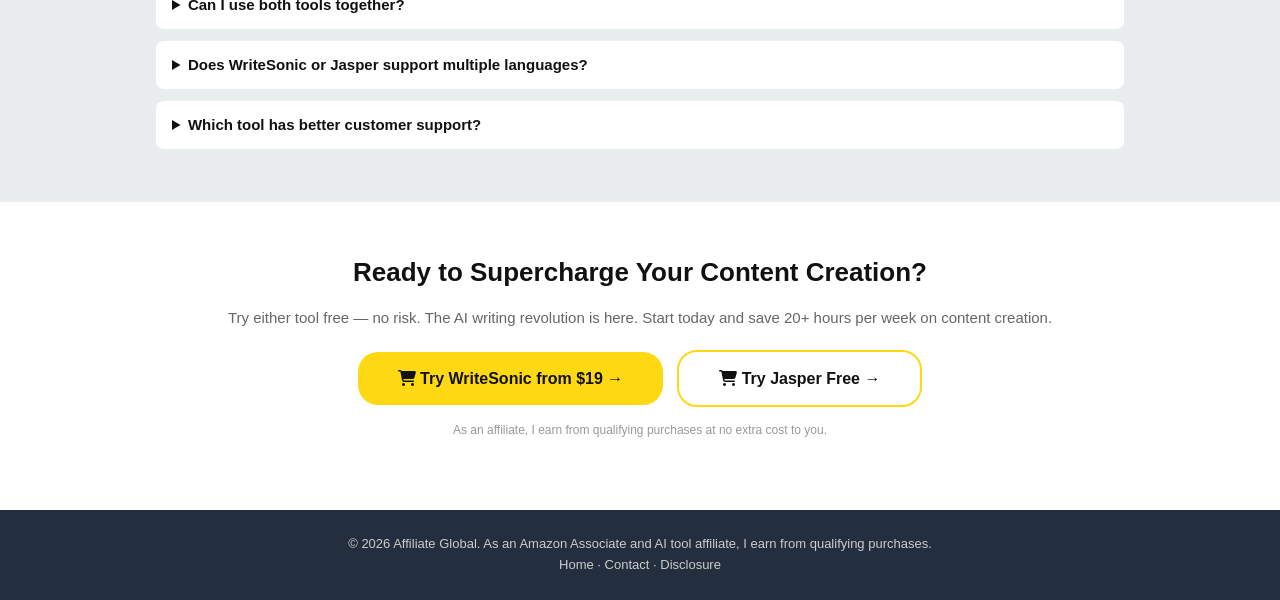
<file: pages/writesonic-vs-jasper.html>
<!DOCTYPE html>
<html lang="en">
<head>
<meta charset="UTF-8">
<meta name="viewport" content="width=device-width, initial-scale=1.0">
<title>WriteSonic vs Jasper 2026: Which AI Writing Tool is Better? | Affiliate Global</title>
<meta name="description" content="Detailed comparison of WriteSonic vs Jasper in 2026. Pricing ($19 vs $49), features, output quality, ease of use, and which one you should choose.">
<link rel="stylesheet" href="https://cdnjs.cloudflare.com/ajax/libs/font-awesome/6.5.0/css/all.min.css">
<style>
*{margin:0;padding:0;box-sizing:border-box}
body{font-family:Arial,sans-serif;background:#eaeded;color:#111;font-size:14px;line-height:1.6}
a{color:#007185;text-decoration:none}
a:hover{color:#c45500}
.container{max-width:1000px;margin:0 auto;padding:0 16px}

.top-bar{background:#131921;color:#fff;padding:12px 0}
.top-bar .container{display:flex;align-items:center;gap:12px}
.logo{font-size:20px;font-weight:700;color:#fff}
.logo span{color:#febd69}

.hero{background:linear-gradient(135deg,#131921 0%,#232f3e 100%);color:#fff;padding:60px 0;text-align:center}
.hero h1{font-size:36px;margin-bottom:16px;line-height:1.2}
.hero h1 span{color:#febd69}
.hero p{font-size:18px;color:#ccc;max-width:750px;margin:0 auto 16px}
.hero .badge{display:inline-block;background:#ffd814;color:#111;padding:6px 16px;border-radius:20px;font-size:13px;font-weight:600;margin-bottom:16px}
.hero .note{font-size:12px;color:#888;margin-top:12px}

.section{padding:40px 0}
.section h2{font-size:26px;margin-bottom:8px}
.section .sub{color:#666;margin-bottom:24px;font-size:15px}

.intro-text{font-size:15px;color:#333;margin-bottom:30px;line-height:1.8}

.comparison-table{width:100%;border-collapse:collapse;background:#fff;border-radius:12px;overflow:hidden;box-shadow:0 2px 8px rgba(0,0,0,0.08);margin-bottom:30px}
.comparison-table th,.comparison-table td{padding:14px 18px;text-align:left;border-bottom:1px solid #eee;font-size:14px}
.comparison-table th{background:#232f3e;color:#fff;font-weight:600;font-size:15px}
.comparison-table th:first-child{width:30%}
.comparison-table tr:last-child td{border-bottom:none}
.comparison-table tr:hover td{background:#f7f7f7}
.comparison-table .winner{background:#f0faf0}
.comparison-table .winner-tag{display:inline-block;background:#067d62;color:#fff;padding:2px 10px;border-radius:12px;font-size:11px;font-weight:600}
.comparison-table .fa-check{color:#067d62}
.comparison-table .fa-times{color:#d00}
.comparison-table .fa-star{color:#febd69}

.card{background:#fff;border-radius:12px;padding:28px;margin-bottom:24px;box-shadow:0 2px 8px rgba(0,0,0,0.08)}
.card h3{font-size:20px;margin-bottom:12px}
.card h3 .vs{color:#999;font-weight:400;font-size:16px}
.card p{color:#333;font-size:14px;line-height:1.8;margin-bottom:10px}
.card .btn-buy{display:inline-block;background:#ffd814;color:#111;padding:10px 24px;border-radius:16px;font-size:14px;font-weight:600;text-decoration:none;margin-top:8px}
.card .btn-buy:hover{background:#f7ca00}
.card .price-tag{display:inline-block;background:#d1fae5;color:#067d62;padding:4px 12px;border-radius:4px;font-size:13px;font-weight:600;margin:6px 0}
.card .rating{color:#febd69;margin-bottom:8px;font-size:15px}

.pro-con{display:grid;grid-template-columns:1fr 1fr;gap:20px;margin:20px 0}
.pro-con .pro{padding:16px;background:#f0faf0;border-radius:8px;border-left:4px solid #067d62}
.pro-con .con{padding:16px;background:#fff5f5;border-radius:8px;border-left:4px solid #d00}
.pro-con h4{font-size:15px;margin-bottom:8px}
.pro-con ul{margin:0;padding-left:18px}
.pro-con ul li{font-size:13px;margin-bottom:4px;color:#333}

.verdict{background:linear-gradient(135deg,#232f3e 0%,#131921 100%);color:#fff;padding:40px 0;text-align:center}
.verdict h2{font-size:28px;margin-bottom:12px}
.verdict h2 span{color:#febd69}
.verdict p{color:#ccc;font-size:15px;max-width:700px;margin:0 auto 16px;line-height:1.8}
.verdict .btn{display:inline-block;background:#ffd814;color:#111;padding:14px 40px;border-radius:20px;font-size:16px;font-weight:700;text-decoration:none;margin:4px}
.verdict .btn.secondary{background:#fff;color:#111}
.verdict .btn:hover{background:#f7ca00}

.cta-section{background:#fff;padding:50px 0;text-align:center;border-top:1px solid #eee}
.cta-section h2{font-size:26px;margin-bottom:12px}
.cta-section p{color:#666;margin-bottom:20px;font-size:15px}
.cta-section .btn{display:inline-block;background:#ffd814;color:#111;padding:14px 40px;border-radius:20px;font-size:16px;font-weight:700;text-decoration:none}
.cta-section .btn:hover{background:#f7ca00}

.faq{padding:40px 0}
.faq details{margin-bottom:12px;background:#fff;border-radius:8px;padding:12px 16px;cursor:pointer}
.faq summary{font-weight:600;font-size:15px}
.faq details p{padding:10px 0 0;color:#565959;font-size:14px}

.disclosure{background:#fefce8;border:1px solid #fde68a;border-radius:8px;padding:14px 18px;margin-bottom:24px;font-size:13px;color:#92400e}
.disclosure i{color:#f59e0b}

footer{background:#232f3e;color:#ccc;padding:24px 0;text-align:center;font-size:13px}
footer a{color:#ccc}
footer a:hover{color:#fff}

.table-wrapper{overflow-x:auto}

@media(max-width:768px){
  .hero h1{font-size:24px}
  .pro-con{grid-template-columns:1fr}
  .comparison-table th,.comparison-table td{padding:10px 12px;font-size:13px}
  .comparison-table th:first-child{width:40%}
}
</style>
</head>
<body>

<div class="top-bar">
  <div class="container">
    <a href="../index.html" class="logo"><i class="fas fa-globe"></i> Affiliate<span>Global</span></a>
    <span style="font-size:12px;opacity:.7">Comparison</span>
    <a href="../index.html" style="margin-left:auto;color:#fff;font-size:13px"><i class="fas fa-home"></i> Home</a>
  </div>
</div>

<div class="hero">
  <div class="container">
    <span class="badge"><i class="fas fa-arrows-alt-h"></i> 2026 Comparison</span>
    <h1>WriteSonic vs Jasper 2026: <span>Which AI Writing Tool Wins?</span></h1>
    <p>Two of the most popular AI writing assistants battle it out. I've used both for over 6 months — here is the honest side-by-side comparison on pricing, features, output quality, and value for money.</p>
    <p class="note">Disclosure: I earn a commission if you purchase through these links, at no extra cost to you.</p>
  </div>
</div>

<div class="section">
  <div class="container">

    <div class="disclosure">
      <i class="fas fa-handshake"></i> <strong>Transparency First:</strong> I've been using both WriteSonic and Jasper for over 6 months to create affiliate content. This comparison is based on real daily use. Some links are affiliate links — I may earn a commission at no additional cost to you.
    </div>

    <div class="intro-text">
      <p>If you're looking for an AI writing tool in 2026, you've probably landed on two names: <strong>WriteSonic</strong> and <strong>Jasper</strong>. Both are industry leaders. Both promise to write blog posts, emails, ad copy, and social media content in seconds. But they cater to different users, budgets, and workflows.</p>
      <br>
      <p>After spending 6+ months using both tools daily for my affiliate website, I can tell you this: <strong>there is no universal winner</strong>. The best tool depends on your budget, content volume, and whether you value raw output speed or polished brand consistency.</p>
      <br>
      <p>In this comparison, I'll break down everything — pricing, features, output quality, ease of use, customer support, and who should pick which. Let's dive in.</p>
    </div>

    <h2>WriteSonic vs Jasper: At a Glance</h2>
    <p class="sub">Here's a quick overview before we go deep.</p>

    <div class="table-wrapper">
    <table class="comparison-table">
      <thead>
        <tr>
          <th>Feature</th>
          <th>WriteSonic</th>
          <th>Jasper</th>
        </tr>
      </thead>
      <tbody>
        <tr>
          <td><strong>Starting Price</strong></td>
          <td><span style="color:#b12704;font-weight:700">$19/month</span> <span class="winner-tag">Cheaper</span></td>
          <td>$49/month</td>
        </tr>
        <tr>
          <td><strong>Free Trial</strong></td>
          <td><i class="fas fa-check"></i> Yes (limited words)</td>
          <td><i class="fas fa-check"></i> Yes (7 days)</td>
        </tr>
        <tr>
          <td><strong>Content Types</strong></td>
          <td>Blog, ads, social, landing pages, AI art</td>
          <td>Blog, emails, ads, social, SEO content</td>
        </tr>
        <tr>
          <td><strong>Brand Voice</strong></td>
          <td><i class="fas fa-check"></i> Basic</td>
          <td><i class="fas fa-check"></i> Advanced (Brand Voice)</td>
        </tr>
        <tr>
          <td><strong>SEO Mode</strong></td>
          <td><i class="fas fa-check"></i> ChatSonic + SERP analysis</td>
          <td><i class="fas fa-check"></i> Jasper SEO mode</td>
        </tr>
        <tr>
          <td><strong>AI Art Generation</strong></td>
          <td><i class="fas fa-check"></i> Built-in</td>
          <td><i class="fas fa-times"></i> Not available</td>
        </tr>
        <tr>
          <td><strong>Long-Form Editor</strong></td>
          <td><i class="fas fa-check"></i> Sonic Editor</td>
          <td><i class="fas fa-check"></i> Jasper Editor + Canvas</td>
        </tr>
        <tr>
          <td><strong>Integrations</strong></td>
          <td>Surfer SEO, WordPress, Zapier</td>
          <td>Surfer SEO, Grammarly, Zapier, Chrome</td>
        </tr>
        <tr>
          <td><strong>Languages Supported</strong></td>
          <td>30+ languages</td>
          <td>50+ languages</td>
        </tr>
        <tr>
          <td><strong>Output Quality</strong></td>
          <td>Good — great for drafts</td>
          <td><span class="winner-tag">Winner</span> Excellent — polished, brand-aware</td>
        </tr>
        <tr>
          <td><strong>Best For</strong></td>
          <td>Beginners, freelancers, budget-conscious</td>
          <td>Professionals, teams, agencies</td>
        </tr>
      </tbody>
    </table>
    </div>

    <h2>1. Pricing: WriteSonic vs Jasper</h2>
    <p class="sub">Let's start with the number that matters most to most people.</p>

    <div class="card">
      <h3>WriteSonic Pricing <span class="vs"> — from $19/month</span></h3>
      <div class="rating"><i class="fas fa-star"></i><i class="fas fa-star"></i><i class="fas fa-star"></i><i class="fas fa-star"></i><i class="fas fa-star-half-alt"></i> 4.6/5</div>
      <p>WriteSonic is the clear winner when it comes to affordability. Their plans start at just <strong>$19 per month</strong> (billed annually), which gets you 200,000 words per month and access to ChatSonic, their ChatGPT-like assistant. The <strong>$26/month</strong> unlimited plan gives you word caps removed entirely — excellent for high-volume content creators.</p>
      <br>
      <p>There's also a free tier with limited word generation so you can test the waters before committing. WriteSonic frequently runs discounts during Black Friday and New Year, often dropping the annual price to under $150/year — that's less than $13/month for a full AI writing suite.</p>
      <a href="#" target="_blank" rel="noopener sponsored" class="btn-buy"><i class="fas fa-shopping-cart"></i> Try WriteSonic from $19 →</a>
    </div>

    <div class="card">
      <h3>Jasper Pricing <span class="vs"> — from $49/month</span></h3>
      <div class="rating"><i class="fas fa-star"></i><i class="fas fa-star"></i><i class="fas fa-star"></i><i class="fas fa-star"></i><i class="fas fa-star"></i> 4.8/5</div>
      <p>Jasper is significantly more expensive. The Creator plan starts at <strong>$49 per month</strong> (billed annually) or $69 month-to-month. This gets you one brand voice, up to 5 user seats, and access to Jasper Chat and the Jasper Editor. The <strong>$99/month Pro plan</strong> adds 3 brand voices, 10+ user seats, SEO mode with Surfer SEO integration, and custom knowledge base.</p>
      <br>
      <p>Jasper does offer a 7-day free trial (no credit card required for the Creator plan) so you can test it thoroughly. They also have a $500/year annual discount if you commit upfront. While it's 2.5x more expensive than WriteSonic, many users find the output quality justifies the premium.</p>
      <a href="#" target="_blank" rel="noopener sponsored" class="btn-buy"><i class="fas fa-shopping-cart"></i> Try Jasper Free for 7 Days →</a>
    </div>

    <div class="card" style="background:#f8f9fa">
      <h3>Pricing Verdict</h3>
      <p><strong>Winner: WriteSonic.</strong> At $19/month vs $49/month, WriteSonic is dramatically more affordable, especially for freelancers and solo creators. The unlimited plan at $26/month is unbeatable value. However, if you're a business where writing quality directly impacts revenue, Jasper's premium may be worth the investment.</p>
    </div>

    <h2>2. Output Quality & Features Comparison</h2>
    <p class="sub">What actually comes out of these tools, and how much editing do you need to do?</p>

    <div class="card">
      <h3>WriteSonic Output Quality</h3>
      <p>WriteSonic uses GPT-4 and its proprietary models through ChatSonic. The output is <strong>solid for first drafts</strong> — especially for short-form content like ads, social media posts, and product descriptions. The tone is generally friendly and conversational.</p>
      <br>
      <p>Where WriteSonic shines is <strong>speed</strong>. It generates content faster than Jasper in most cases. The Sonic Editor (their long-form tool) works well for blog posts, but you will need to edit for depth and brand consistency. The AI art feature is a nice bonus — you can generate blog featured images without leaving the platform.</p>
      <br>
      <p>One area where WriteSonic falls short is <strong>consistent brand voice</strong>. While it has basic brand voice settings, it doesn't learn your writing style the way Jasper does. You'll spend more time on editing to match your tone.</p>

      <div class="pro-con">
        <div class="pro">
          <h4><i class="fas fa-thumbs-up"></i> Pros</h4>
          <ul>
            <li>Fast generation speed</li>
            <li>Built-in AI art generation</li>
            <li>Great for short-form content</li>
            <li>Budget-friendly pricing</li>
            <li>ChatSonic is excellent for brainstorming</li>
          </ul>
        </div>
        <div class="con">
          <h4><i class="fas fa-thumbs-down"></i> Cons</h4>
          <ul>
            <li>Brand voice is basic</li>
            <li>Long-form content needs heavy editing</li>
            <li>Occasional repetition in output</li>
            <li>Customer support can be slow</li>
          </ul>
        </div>
      </div>

      <a href="#" target="_blank" rel="noopener sponsored" class="btn-buy"><i class="fas fa-shopping-cart"></i> Start WriteSonic Free →</a>
    </div>

    <div class="card">
      <h3>Jasper Output Quality</h3>
      <p>Jasper runs on a combination of GPT-4 and its own fine-tuned models. The output quality is <strong>noticeably superior</strong> — especially for long-form content like blog posts, email sequences, and sales copy. The Brand Voice feature is a genuine game-changer: you feed it samples of your writing, and it learns your tone, vocabulary, and sentence structure.</p>
      <br>
      <p>Jasper's <strong>Canvas</strong> (their long-form editor) is far more advanced than WriteSonic's Sonic Editor. It supports real-time collaboration, document versions, and inline suggestions. The SEO mode with Surfer SEO integration helps you write content that actually ranks — it analyzes top SERP results and guides your writing in real time.</p>
      <br>
      <p>The downside? Jasper is <strong>slower</strong> than WriteSonic. Because it generates higher-quality, more context-aware content, each generation takes a few seconds longer. And the price tag means it's hard to justify if you're just starting out.</p>

      <div class="pro-con">
        <div class="pro">
          <h4><i class="fas fa-thumbs-up"></i> Pros</h4>
          <ul>
            <li>Superior long-form output quality</li>
            <li>Advanced Brand Voice</li>
            <li>SEO mode with Surfer integration</li>
            <li>Collaborative Canvas editor</li>
            <li>Excellent customer support</li>
          </ul>
        </div>
        <div class="con">
          <h4><i class="fas fa-thumbs-down"></i> Cons</h4>
          <ul>
            <li>Expensive ($49-$99/month)</li>
            <li>Slower generation speed</li>
            <li>No AI art generation</li>
            <li>Steeper learning curve</li>
          </ul>
        </div>
      </div>

      <a href="#" target="_blank" rel="noopener sponsored" class="btn-buy"><i class="fas fa-shopping-cart"></i> Try Jasper Free for 7 Days →</a>
    </div>

    <div class="card" style="background:#f8f9fa">
      <h3>Output Quality Verdict</h3>
      <p><strong>Winner: Jasper.</strong> For long-form, brand-consistent, SEO-optimized content, Jasper is noticeably better. WriteSonic wins on speed and short-form versatility, but when you compare side-by-side blog posts, Jasper's output needs less editing and reads more naturally.</p>
    </div>

    <h2>3. Ease of Use</h2>
    <p class="sub">Which tool is easier to pick up and start using immediately?</p>

    <div class="card">
      <h3>WriteSonic</h3>
      <p>WriteSonic is <strong>extremely beginner-friendly</strong>. The dashboard is clean, templates are well-organized into categories (Blog, Ads, Email, Social, Ecommerce), and you can start generating content within 2 minutes of signing up. ChatSonic works just like ChatGPT — type a prompt, get an answer. There's almost no learning curve.</p>
      <br>
      <p>The Sonic Editor has a simple interface with a sidebar for sections. It's less powerful than Jasper's Canvas but easier to navigate for first-time users.</p>
    </div>

    <div class="card">
      <h3>Jasper</h3>
      <p>Jasper has a <strong>steeper learning curve</strong>, but it's more rewarding once you master it. The Canvas editor is feature-rich — it supports document outlines, writing suggestions, tone adjustments, and SEO scoring. New users may feel overwhelmed by the options initially.</p>
      <br>
      <p>That said, Jasper provides excellent onboarding with guided tutorials, live training webinars, and a responsive support team. The Brand Voice setup takes 10-15 minutes but pays off tremendously in consistent output quality.</p>
    </div>

    <div class="card" style="background:#f8f9fa">
      <h3>Ease of Use Verdict</h3>
      <p><strong>Winner: WriteSonic.</strong> If you just want to write content without learning a new system, WriteSonic is faster to pick up. Jasper is more powerful but demands an upfront time investment to configure properly.</p>
    </div>

    <h2>4. Customer Support</h2>
    <p class="sub">When things go wrong, who helps faster?</p>

    <p style="margin-bottom:20px">WriteSonic offers email support and a knowledge base. Response times average 12-24 hours on weekdays. They have a Facebook community, but it's less active than Jasper's. <strong>Rating: 3.5/5</strong></p>

    <p style="margin-bottom:20px">Jasper offers email, live chat (during business hours), and a comprehensive knowledge base with video tutorials. They also host weekly live training sessions for Pro users. Their support team responds within 1-4 hours typically. <strong>Rating: 4.5/5</strong></p>

    <div class="card" style="background:#f8f9fa">
      <p><strong>Winner: Jasper.</strong> Faster response times, live chat, and ongoing training make Jasper's support significantly better. For $49/month, you expect premium support — and Jasper delivers.</p>
    </div>

    <h2>5. Detailed Comparison Table</h2>
    <p class="sub">Every feature side-by-side so you can make an informed decision.</p>

    <div class="table-wrapper">
    <table class="comparison-table">
      <thead>
        <tr>
          <th>Category</th>
          <th>WriteSonic</th>
          <th>Jasper</th>
        </tr>
      </thead>
      <tbody>
        <tr>
          <td><strong>Blog Posts</strong></td>
          <td><i class="fas fa-check"></i> Good, needs editing</td>
          <td><i class="fas fa-check"></i> Excellent, minimal edits needed</td>
        </tr>
        <tr>
          <td><strong>Ad Copy</strong></td>
          <td><i class="fas fa-check"></i> Very good</td>
          <td><i class="fas fa-check"></i> Excellent</td>
        </tr>
        <tr>
          <td><strong>Email Sequences</strong></td>
          <td><i class="fas fa-check"></i> Good</td>
          <td><i class="fas fa-check"></i> Excellent with Brand Voice</td>
        </tr>
        <tr>
          <td><strong>Social Media</strong></td>
          <td><i class="fas fa-check"></i> Excellent, fast</td>
          <td><i class="fas fa-check"></i> Good</td>
        </tr>
        <tr>
          <td><strong>Product Descriptions</strong></td>
          <td><i class="fas fa-check"></i> Very good</td>
          <td><i class="fas fa-check"></i> Excellent for ecommerce</td>
        </tr>
        <tr>
          <td><strong>SEO Content</strong></td>
          <td><i class="fas fa-check"></i> With SERP analysis</td>
          <td><i class="fas fa-check"></i> Surfer SEO integration</td>
        </tr>
        <tr>
          <td><strong>AI Art</strong></td>
          <td><i class="fas fa-check"></i> Built-in</td>
          <td><i class="fas fa-times"></i> Not available</td>
        </tr>
        <tr>
          <td><strong>Chat Assistant</strong></td>
          <td><i class="fas fa-check"></i> ChatSonic</td>
          <td><i class="fas fa-check"></i> Jasper Chat</td>
        </tr>
        <tr>
          <td><strong>API Access</strong></td>
          <td><i class="fas fa-times"></i> No</td>
          <td><i class="fas fa-check"></i> Yes (Business plan)</td>
        </tr>
        <tr>
          <td><strong>Plagiarism Check</strong></td>
          <td><i class="fas fa-check"></i> Included</td>
          <td><i class="fas fa-check"></i> Included</td>
        </tr>
        <tr>
          <td><strong>Mobile App</strong></td>
          <td><i class="fas fa-times"></i> No</td>
          <td><i class="fas fa-check"></i> iOS app available</td>
        </tr>
        <tr>
          <td><strong>Money-Back Guarantee</strong></td>
          <td>30 days</td>
          <td>30 days</td>
        </tr>
      </tbody>
    </table>
    </div>

    <h2>6. Real-World Use Cases</h2>
    <p class="sub">Based on my actual daily workflow, here is where each tool excels.</p>

    <div class="card">
      <h3>When to Use WriteSonic</h3>
      <ul style="margin-left:18px;color:#333;font-size:14px;line-height:2">
        <li><strong>You're a freelancer on a budget</strong> — $19/month is unbeatable for the features you get.</li>
        <li><strong>You need social media content fast</strong> — WriteSonic generates captions, threads, and posts in seconds.</li>
        <li><strong>You want AI art without extra tools</strong> — Generate images and copy in the same platform.</li>
        <li><strong>You're just starting with AI writing</strong> — The low learning curve makes it risk-free.</li>
        <li><strong>You write in multiple languages</strong> — 30+ languages covered adequately.</li>
      </ul>
      <a href="#" target="_blank" rel="noopener sponsored" class="btn-buy"><i class="fas fa-shopping-cart"></i> Try WriteSonic from $19 →</a>
    </div>

    <div class="card">
      <h3>When to Use Jasper</h3>
      <ul style="margin-left:18px;color:#333;font-size:14px;line-height:2">
        <li><strong>You run a content agency or team</strong> — Collaboration features and brand voice make it indispensable.</li>
        <li><strong>SEO is critical to your business</strong> — Surfer SEO integration is a massive advantage for ranking content.</li>
        <li><strong>You need consistent brand voice</strong> — Jasper learns your style and sticks to it across all content.</li>
        <li><strong>You write long-form content regularly</strong> — Blog posts, guides, and email sequences come out nearly publication-ready.</li>
        <li><strong>You value support and training</strong> — Live chat and weekly webinars justify the premium price.</li>
      </ul>
      <a href="#" target="_blank" rel="noopener sponsored" class="btn-buy"><i class="fas fa-shopping-cart"></i> Try Jasper Free for 7 Days →</a>
    </div>

  </div>
</div>

<div class="verdict">
  <div class="container">
    <h2>Final Verdict: <span>Which One Should You Choose?</span></h2>
    <p>After 6+ months of using both tools daily, here's my honest take:</p>
    <br>
    <p><strong>Choose WriteSonic if:</strong> You're a solo creator, freelancer, or small business on a budget. You need fast short-form content and want AI art included. The $19/month starting price and unlimited plan at $26/month are incredible value for the features you get. It's the best entry point into AI writing.</p>
    <br>
    <p><strong>Choose Jasper if:</strong> You're a professional content creator, agency, or business where writing quality directly impacts revenue. The $49/month investment pays for itself in reduced editing time, better SEO rankings, and consistent brand voice across all your content. For teams and serious content operations, Jasper is worth every dollar.</p>
    <br>
    <p style="font-size:13px;color:#999">My personal setup? I use <strong>Jasper for blog posts and email sequences</strong>, and <strong>WriteSonic for social media and quick drafts</strong>. They complement each other perfectly.</p>
    <br>
    <a href="#" target="_blank" rel="noopener sponsored" class="btn"><i class="fas fa-shopping-cart"></i> Try WriteSonic from $19</a>
    <a href="#" target="_blank" rel="noopener sponsored" class="btn secondary"><i class="fas fa-shopping-cart"></i> Try Jasper Free</a>
  </div>
</div>

<div class="faq">
  <div class="container">
    <h2 style="text-align:center;margin-bottom:20px">Frequently Asked Questions</h2>

    <details>
      <summary>Is WriteSonic better than Jasper?</summary>
      <p>It depends on your needs. WriteSonic is better for budget-conscious users and short-form content. Jasper is better for long-form, brand-consistent, SEO-optimized content. Neither is universally superior — the right choice depends on your specific workflow.</p>
    </details>
    <details>
      <summary>Can WriteSonic replace Jasper?</summary>
      <p>For basic content needs, yes. For professional-grade, brand-aware content, not quite. WriteSonic produces good drafts, but Jasper's output requires significantly less editing — especially for long-form blog posts and email sequences.</p>
    </details>
    <details>
      <summary>Which tool is better for SEO content?</summary>
      <p>Jasper wins here. Its integration with Surfer SEO provides real-time optimization suggestions, keyword targeting, and SERP analysis. WriteSonic has basic SEO capabilities but doesn't match Jasper's depth.</p>
    </details>
    <details>
      <summary>Do both tools offer free trials?</summary>
      <p>Yes. WriteSonic offers a free tier with limited words, and paid plans start at $19/month. Jasper offers a 7-day free trial on the Creator plan (no credit card required for the Creator plan). Both let you test before committing.</p>
    </details>
    <details>
      <summary>Which is better for beginners?</summary>
      <p>WriteSonic. It's cheaper, easier to use, and has a shorter learning curve. The ChatSonic feature works like ChatGPT, so anyone familiar with AI chatbots can start immediately. Jasper has more features but requires more setup time.</p>
    </details>
    <details>
      <summary>Can I use both tools together?</summary>
      <p>Absolutely. Many content creators use WriteSonic for quick social posts and short-form content, and Jasper for blog posts and email sequences. The combined cost of $68/month is still less than hiring a freelance writer for a single blog post.</p>
    </details>
    <details>
      <summary>Does WriteSonic or Jasper support multiple languages?</summary>
      <p>Both do. WriteSonic supports 30+ languages. Jasper supports 50+ languages with generally better quality in non-English content thanks to its advanced language model fine-tuning.</p>
    </details>
    <details>
      <summary>Which tool has better customer support?</summary>
      <p>Jasper offers faster, more comprehensive support with live chat, email, and weekly training webinars. WriteSonic's support is email-based with slower response times (12-24 hours). For the price difference, this is expected.</p>
    </details>
  </div>
</div>

<div class="cta-section">
  <div class="container">
    <h2>Ready to Supercharge Your Content Creation?</h2>
    <p>Try either tool free — no risk. The AI writing revolution is here. Start today and save 20+ hours per week on content creation.</p>
    <a href="#" target="_blank" rel="noopener sponsored" class="btn"><i class="fas fa-shopping-cart"></i> Try WriteSonic from $19 →</a>
    <a href="#" target="_blank" rel="noopener sponsored" class="btn" style="background:#fff;border:2px solid #ffd814;color:#111;margin-left:10px"><i class="fas fa-shopping-cart"></i> Try Jasper Free →</a>
    <p style="margin-top:14px;font-size:12px;color:#999">As an affiliate, I earn from qualifying purchases at no extra cost to you.</p>
  </div>
</div>

<footer>
  <div class="container">
    <p>&copy; 2026 Affiliate Global. As an Amazon Associate and AI tool affiliate, I earn from qualifying purchases.</p>
    <p><a href="../index.html">Home</a> &middot; <a href="../pages/contact.html">Contact</a> &middot; <a href="../pages/affiliate-disclosure.html">Disclosure</a></p>
  </div>
</footer>

</body>
</html>
</file>
<file: assets/css/style.css>
/* ============================================================
   AFFILIATE GLOBAL — Apple-Inspired Design System
   Colors, typography, and spacing follow apple.com patterns.
   ============================================================ */

:root {
  /* ---- Colors ---- */
  --bg-black: #000000;
  --bg-light: #f5f5f7;
  --bg-white: #ffffff;
  --text-heading: #1d1d1f;
  --text-body: rgba(0,0,0,0.8);
  --text-caption: rgba(0,0,0,0.56);
  --text-white: #ffffff;
  --blue-accent: #0071e3;
  --blue-link: #0066cc;
  --blue-link-dark: #2997ff;
  --blue-focus: #0071e3;
  --green: #00a650;
  --red: #ef4444;
  --orange: #c45500;
  --yellow: #febd69;
  --border: #e0e0e0;
  --border-light: #f0f0f0;
  --text: #0f1111;
  --text-light: #565959;
  --radius: 8px;
  --font: system-ui, -apple-system, 'Segoe UI', Roboto, sans-serif;
  --card-shadow: rgba(0,0,0,0.22) 3px 5px 30px 0px;
  --card-radius: 8px;

  /* ---- Typography ---- */
  --font: system-ui, -apple-system, 'Segoe UI', Roboto, sans-serif;
  --hero-size: clamp(36px, 5vw, 48px);
  --section-size: clamp(28px, 3.5vw, 40px);
  --card-title: clamp(18px, 1.6vw, 21px);
  --body-size: 17px;
  --caption-size: 14px;
  --link-size: 14px;

  /* ---- Layout ---- */
  --max-w: 1068px;
  --nav-h: 44px;
}

/* ---- Reset ---- */
*, *::before, *::after { margin: 0; padding: 0; box-sizing: border-box; }
html { scroll-behavior: smooth; -webkit-font-smoothing: antialiased; }
body {
  font-family: var(--font);
  font-size: var(--body-size);
  line-height: 1.47059;
  color: var(--text-body);
  background: var(--bg-light);
}
a { color: var(--blue-link); text-decoration: none; }
a:hover { text-decoration: underline; }
img { max-width: 100%; height: auto; display: block; }
.container { max-width: var(--max-w); margin: 0 auto; padding: 0 22px; }

/* ============================================================
   NAVIGATION — Translucent glass bar, 44px height
   ============================================================ */
.nav-bar {
  position: fixed; top: 0; left: 0; right: 0; z-index: 100;
  height: var(--nav-h);
  background: rgba(0,0,0,0.8);
  backdrop-filter: saturate(180%) blur(20px);
  -webkit-backdrop-filter: saturate(180%) blur(20px);
  border-bottom: 1px solid rgba(255,255,255,0.08);
}
.nav-bar .container {
  display: flex;
  align-items: center;
  justify-content: space-between;
  height: 100%;
}
.nav-logo {
  font-size: 18px; font-weight: 600; color: #f5f5f7; letter-spacing: -0.2px;
  display: flex; align-items: center; gap: 6px; white-space: nowrap;
}
.nav-logo i { font-size: 16px; color: var(--blue-accent); }
.nav-links {
  display: flex; align-items: center; gap: 0; list-style: none; height: 100%;
}
.nav-links a {
  display: flex; align-items: center; height: var(--nav-h);
  padding: 0 14px;
  font-size: 12px; font-weight: 400; color: rgba(255,255,255,0.85);
  letter-spacing: -0.01em; white-space: nowrap;
  transition: color 0.2s, opacity 0.2s;
}
.nav-links a:hover, .nav-links a.active { color: #fff; text-decoration: none; opacity: 1; }
.nav-links a i { margin-right: 5px; font-size: 11px; }
.nav-icons {
  display: flex; align-items: center; gap: 6px;
}
.nav-icons a {
  color: rgba(255,255,255,0.85); padding: 4px 8px; font-size: 14px;
  position: relative;
}
.nav-icons a:hover { color: #fff; text-decoration: none; }
.nav-badge {
  position: absolute; top: -2px; right: 2px;
  background: var(--blue-accent); color: #fff;
  font-size: 9px; font-weight: 600; min-width: 16px; height: 16px;
  border-radius: 8px; display: flex; align-items: center; justify-content: center;
}

/* ---- Nav Search ---- */
.nav-search {
  display: none; position: absolute; top: 0; left: 0; right: 0;
  height: var(--nav-h); background: rgba(0,0,0,0.92);
  align-items: center; z-index: 10;
}
.nav-search.open { display: flex; }
.nav-search input {
  flex: 1; border: none; background: transparent;
  color: #fff; font-size: 14px; font-family: var(--font);
  outline: none; padding: 0 12px;
}
.nav-search input::placeholder { color: rgba(255,255,255,0.5); }
.nav-search-close {
  color: rgba(255,255,255,0.7); background: none; border: none;
  font-size: 18px; cursor: pointer; padding: 4px 10px;
}

/* ---- Mobile Toggle ---- */
.nav-toggle {
  display: none; background: none; border: none;
  color: rgba(255,255,255,0.85); font-size: 18px; cursor: pointer; padding: 4px;
}
.mobile-nav-overlay {
  display: none; position: fixed; inset: 0; background: rgba(0,0,0,0.5); z-index: 199;
}
.mobile-nav-overlay.active { display: block; }
.mobile-nav {
  display: none; position: fixed; top: 0; left: 0;
  width: 280px; height: 100vh; background: #fff;
  z-index: 200; box-shadow: 2px 0 20px rgba(0,0,0,0.15);
  transform: translateX(-100%); transition: transform 0.3s ease; overflow-y: auto;
}
.mobile-nav.open { transform: translateX(0); }
.mobile-nav-header {
  display: flex; justify-content: space-between; align-items: center;
  padding: 14px 16px; border-bottom: 1px solid #e8e8ed;
  font-size: 14px; font-weight: 600; color: var(--text-heading);
}
.mobile-nav-header button {
  background: none; border: none; font-size: 18px; cursor: pointer; color: var(--text-caption);
}
.mobile-nav-item { border-bottom: 1px solid #f0f0f2; }
.mobile-nav-item a {
  display: flex; align-items: center; gap: 10px;
  padding: 12px 16px; font-size: 14px; color: var(--text-heading);
}
.mobile-nav-item a:hover { background: #f5f5f7; text-decoration: none; }

/* ============================================================
   HERO — Full-width black sections
   ============================================================ */
.hero {
  background: var(--bg-black);
  margin-top: var(--nav-h);
  padding: 80px 0 60px;
  text-align: center;
  color: var(--text-white);
  overflow: hidden;
}
.hero h1 {
  font-size: var(--hero-size);
  font-weight: 600;
  line-height: 1.07;
  letter-spacing: -0.28px;
  margin-bottom: 12px;
}
.hero p {
  font-size: clamp(17px, 2vw, 21px);
  line-height: 1.4;
  color: rgba(255,255,255,0.72);
  max-width: 680px;
  margin: 0 auto 24px;
}
.hero .btn-group { display: flex; gap: 12px; justify-content: center; flex-wrap: wrap; }

/* Auto-sliding hero */
.hero-slider { position: relative; min-height: 420px; }
.hero-slide {
  position: absolute; inset: 0; display: flex; align-items: center; justify-content: center;
  opacity: 0; transition: opacity 0.6s ease; padding: 40px 0;
}
.hero-slide.active { opacity: 1; position: relative; }
.hero-slide-content { max-width: 720px; padding: 0 22px; }
.hero-slide-content h2 {
  font-size: clamp(24px, 3.5vw, 36px);
  font-weight: 600; color: var(--text-white);
  letter-spacing: -0.2px; margin-bottom: 8px;
}
.hero-slide-content p {
  font-size: clamp(15px, 1.6vw, 19px);
  color: rgba(255,255,255,0.7);
  max-width: 580px; margin: 0 auto 20px;
}
.hero-dots {
  display: flex; gap: 8px; justify-content: center; margin-top: 32px;
}
.hero-dot {
  width: 8px; height: 8px; border-radius: 50%;
  background: rgba(255,255,255,0.3); border: none; cursor: pointer; padding: 0;
  transition: background 0.3s;
}
.hero-dot.active { background: var(--text-white); }

/* ============================================================
   BUTTONS
   ============================================================ */
.btn {
  display: inline-flex; align-items: center; gap: 8px;
  font-family: var(--font); font-size: var(--link-size); cursor: pointer;
  border: none; border-radius: 980px; /* Apple pill shape */
  transition: all 0.2s; white-space: nowrap;
  text-decoration: none;
}
.btn-primary {
  background: var(--blue-accent); color: #fff;
  padding: 8px 15px; border-radius: var(--card-radius);
}
.btn-primary:hover { background: #0077ed; text-decoration: none; }
.btn-outline {
  background: transparent; color: var(--blue-link);
  border: 1px solid var(--blue-link); padding: 8px 15px;
  border-radius: 980px;
}
.btn-outline:hover { background: var(--blue-accent); color: #fff; border-color: var(--blue-accent); text-decoration: none; }
.btn-light {
  background: var(--bg-white); color: var(--text-heading);
  padding: 10px 20px; border-radius: var(--card-radius);
}
.btn-light:hover { background: #f5f5f7; text-decoration: none; }
.btn-sm { padding: 6px 12px; font-size: 12px; border-radius: var(--card-radius); }
.btn-block { display: flex; width: 100%; justify-content: center; }

/* ============================================================
   CONTENT SECTIONS
   ============================================================ */
.section { padding: 60px 0; }
.section-dark { background: var(--bg-black); color: var(--text-white); }
.section-light { background: var(--bg-light); }
.section-white { background: var(--bg-white); }
.section-label {
  font-size: 12px; font-weight: 500; color: var(--blue-accent);
  letter-spacing: 0.5px; text-transform: uppercase; margin-bottom: 8px;
}
.section-title {
  font-size: var(--section-size);
  font-weight: 600;
  color: var(--text-heading);
  letter-spacing: -0.2px;
  margin-bottom: 12px;
}
.section-dark .section-title { color: var(--text-white); }
.section-subtitle {
  font-size: var(--body-size);
  color: var(--text-caption);
  max-width: 560px;
  margin-bottom: 40px;
  line-height: 1.5;
}
.section-dark .section-subtitle { color: rgba(255,255,255,0.65); }
.section-header { text-align: center; margin-bottom: 48px; }

/* ============================================================
   CATEGORY GRID — Featured categories
   ============================================================ */
.cat-grid {
  display: grid;
  grid-template-columns: repeat(3, 1fr);
  gap: 16px;
}
.cat-card {
  background: var(--bg-white);
  border-radius: var(--card-radius);
  box-shadow: var(--card-shadow);
  padding: 32px 20px;
  text-align: center;
  transition: transform 0.3s ease, box-shadow 0.3s ease;
  color: var(--text-heading);
  display: block;
}
.cat-card:hover {
  transform: translateY(-2px);
  box-shadow: rgba(0,0,0,0.25) 3px 8px 40px 0px;
  text-decoration: none;
}
.cat-card i {
  font-size: 32px; color: var(--blue-accent);
  margin-bottom: 12px;
}
.cat-card h3 {
  font-size: var(--card-title); font-weight: 600; margin-bottom: 4px;
}
.cat-card p {
  font-size: var(--caption-size); color: var(--text-caption);
}

/* ============================================================
   PRODUCT GRID & CARDS
   ============================================================ */
.product-grid {
  display: grid;
  grid-template-columns: repeat(4, 1fr);
  gap: 20px;
}
.product-card {
  background: var(--bg-white);
  border-radius: var(--card-radius);
  box-shadow: var(--card-shadow);
  overflow: hidden;
  transition: transform 0.3s ease, box-shadow 0.3s ease;
  position: relative;
}
.product-card:hover {
  transform: translateY(-3px);
  box-shadow: rgba(0,0,0,0.28) 3px 10px 50px 0px;
}
.product-badge {
  position: absolute; top: 12px; left: 12px;
  background: var(--blue-accent); color: #fff;
  font-size: 10px; font-weight: 600; padding: 3px 10px;
  border-radius: 4px; z-index: 2;
}
.product-badge.sale { background: #e34133; }
.product-badge.new { background: var(--text-heading); }
.product-img-wrap {
  padding: 20px; display: flex; align-items: center; justify-content: center;
  aspect-ratio: 1; background: var(--bg-white);
}
.product-img-wrap img {
  max-width: 90%; max-height: 90%; object-fit: contain;
  transition: transform 0.4s ease;
}
.product-card:hover .product-img-wrap img { transform: scale(1.04); }
.product-info { padding: 0 16px 16px; }
.product-brand {
  font-size: 11px; font-weight: 500; color: var(--blue-accent);
  letter-spacing: 0.5px; text-transform: uppercase; margin-bottom: 4px;
}
.product-name {
  font-size: var(--card-title); font-weight: 600; color: var(--text-heading);
  line-height: 1.3; margin-bottom: 6px;
  display: -webkit-box; -webkit-line-clamp: 2; -webkit-box-orient: vertical;
  overflow: hidden;
}
.product-name:hover { color: var(--blue-accent); text-decoration: none; }
.product-price {
  display: flex; align-items: center; gap: 8px; margin-bottom: 4px;
}
.price-current {
  font-size: 18px; font-weight: 600; color: var(--text-heading);
}
.price-old {
  font-size: 13px; color: var(--text-caption); text-decoration: line-through;
}
.price-discount {
  font-size: 11px; font-weight: 600; color: #e34133;
  background: #fef2f2; padding: 1px 6px; border-radius: 3px;
}
.product-rating {
  display: flex; align-items: center; gap: 4px;
  font-size: 12px; color: var(--text-caption); margin-bottom: 10px;
}
.product-rating i { color: #ff9f0a; font-size: 10px; }
.product-card-actions {
  display: flex; gap: 8px;
}
.product-card-actions .btn { flex: 1; justify-content: center; }

/* ============================================================
   TAB FILTERS (for featured products section)
   ============================================================ */
.tab-filters {
  display: flex; gap: 4px; justify-content: center; flex-wrap: wrap;
  margin-bottom: 32px;
}
.tab-filters button {
  padding: 6px 16px; border: 1px solid #d2d2d7; background: transparent;
  border-radius: 20px; font-size: 13px; font-family: var(--font);
  color: var(--text-heading); cursor: pointer; transition: all 0.2s;
}
.tab-filters button:hover { border-color: var(--blue-accent); color: var(--blue-accent); }
.tab-filters button.active { background: var(--blue-accent); color: #fff; border-color: var(--blue-accent); }

/* ============================================================
   VALUE PROPS / FEATURES ROW
   ============================================================ */
.val-grid {
  display: grid;
  grid-template-columns: repeat(4, 1fr);
  gap: 16px;
}
.val-card {
  text-align: center; padding: 24px 12px;
}
.val-card i {
  font-size: 36px; color: var(--blue-accent); margin-bottom: 10px;
}
.val-card h4 {
  font-size: 16px; font-weight: 600; color: var(--text-heading); margin-bottom: 4px;
}
.val-card p {
  font-size: var(--caption-size); color: var(--text-caption);
}

/* ============================================================
   REVIEWS
   ============================================================ */
.rev-grid {
  display: grid;
  grid-template-columns: repeat(3, 1fr);
  gap: 20px;
}
.rev-card {
  background: var(--bg-white);
  border-radius: var(--card-radius);
  box-shadow: var(--card-shadow);
  padding: 24px;
  position: relative;
}
.rev-card h3 {
  font-size: 16px; font-weight: 600; margin-bottom: 8px; line-height: 1.4;
}
.rev-card h3 a { color: var(--text-heading); }
.rev-card h3 a:hover { color: var(--blue-accent); text-decoration: none; }
.rev-card p { font-size: 14px; color: var(--text-body); margin-bottom: 12px; line-height: 1.5; }
.rev-meta {
  display: flex; justify-content: space-between;
  font-size: 12px; color: var(--text-caption);
}
.rev-meta .stars { color: #ff9f0a; }

/* ============================================================
   BRANDS STRIP
   ============================================================ */
.brand-strip {
  display: flex; justify-content: center; gap: 24px; flex-wrap: wrap;
}
.brand-strip span {
  font-size: 15px; font-weight: 500; color: rgba(255,255,255,0.5);
  letter-spacing: 0.3px;
}
.brand-strip span i { margin-right: 6px; font-size: 18px; }
.brand-strip span:hover { color: rgba(255,255,255,0.8); }

/* ============================================================
   FOOTER
   ============================================================ */
.footer {
  background: var(--bg-black);
  color: rgba(255,255,255,0.56);
  font-size: 12px;
  padding-top: 40px;
}
.footer-grid {
  display: grid;
  grid-template-columns: 2fr 1fr 1fr 1fr;
  gap: 32px;
  padding-bottom: 24px;
  border-bottom: 1px solid rgba(255,255,255,0.08);
  margin-bottom: 16px;
}
.footer h4 {
  font-size: 12px; font-weight: 600; color: rgba(255,255,255,0.8);
  letter-spacing: 0.3px; text-transform: uppercase; margin-bottom: 14px;
}
.footer a {
  display: block; color: rgba(255,255,255,0.56);
  font-size: 12px; margin-bottom: 8px;
}
.footer a:hover { color: var(--text-white); text-decoration: none; }
.footer p { margin-bottom: 6px; line-height: 1.5; }
.footer p i { width: 18px; color: var(--blue-accent); }
.footer-logo { margin-bottom: 12px; }
.footer-logo a { font-size: 16px; font-weight: 600; color: var(--text-white); letter-spacing: -0.2px; }
.footer-logo a:hover { text-decoration: none; }
.footer-social {
  display: flex; gap: 8px; margin-top: 10px;
}
.footer-social a {
  width: 32px; height: 32px; border-radius: 50%;
  background: rgba(255,255,255,0.08);
  display: flex; align-items: center; justify-content: center;
  color: rgba(255,255,255,0.5); font-size: 14px;
}
.footer-social a:hover { background: var(--blue-accent); color: #fff; }
.footer-bottom {
  display: flex; justify-content: space-between; align-items: center;
  padding: 12px 0 24px; font-size: 11px;
}
.footer-bottom-links { display: flex; gap: 16px; }
.footer-bottom-links a { color: rgba(255,255,255,0.4); display: inline; }
.footer-bottom-links a:hover { color: var(--text-white); }

/* ============================================================
   SIDEBAR — Compare products
   ============================================================ */
.sidebar-overlay {
  display: none; position: fixed; inset: 0; background: rgba(0,0,0,0.4);
  z-index: 400;
}
.sidebar-overlay.active { display: block; }
.sidebar {
  position: fixed; top: 0; right: -360px; width: 360px; height: 100vh;
  background: var(--bg-white); z-index: 500;
  transition: right 0.3s ease; display: flex; flex-direction: column;
}
.sidebar.open { right: 0; }
.sidebar-header {
  display: flex; justify-content: space-between; align-items: center;
  padding: 16px 20px; border-bottom: 1px solid #e8e8ed;
}
.sidebar-header h3 { font-size: 16px; font-weight: 600; color: var(--text-heading); }
.sidebar-close {
  background: none; border: none; font-size: 18px; cursor: pointer; color: var(--text-caption);
}
.sidebar-items {
  flex: 1; overflow-y: auto; padding: 16px 20px;
}
.sidebar-empty {
  text-align: center; padding: 40px 0; color: var(--text-caption); font-size: 14px;
}
.sidebar-item {
  display: flex; gap: 10px; padding: 10px 0;
  border-bottom: 1px solid #f0f0f2; align-items: center;
}
.sidebar-item img { width: 48px; height: 48px; object-fit: contain; }
.sidebar-item-info { flex: 1; }
.sidebar-item-info .name { font-size: 13px; color: var(--text-heading); }
.sidebar-item-info .price { font-size: 13px; font-weight: 600; color: var(--text-heading); }
.sidebar-item-remove {
  background: none; border: none; cursor: pointer; color: var(--text-caption); font-size: 16px;
}
.sidebar-footer { padding: 16px 20px; border-top: 1px solid #e8e8ed; }

/* ============================================================
   DISCLAIMER BANNER
   ============================================================ */
.disclaimer {
  background: #f5f5f7; padding: 8px 0; font-size: 12px; color: var(--text-caption);
  border-bottom: 1px solid #e8e8ed;
}
.disclaimer .container { display: flex; align-items: center; gap: 8px; }
.disclaimer i { color: var(--blue-accent); }
.disclaimer a { color: var(--blue-link); text-decoration: underline; }
.disclaimer-close {
  background: none; border: none; cursor: pointer; color: var(--text-caption);
  margin-left: auto; font-size: 14px;
}

/* ============================================================
   BACK TO TOP
   ============================================================ */
.back-top {
  position: fixed; bottom: 24px; right: 24px;
  width: 40px; height: 40px; border-radius: 50%;
  background: rgba(0,0,0,0.7); color: #fff; border: none;
  cursor: pointer; display: none; align-items: center; justify-content: center;
  font-size: 16px; z-index: 50;
  backdrop-filter: blur(10px);
}
.back-top.show { display: flex; }
.back-top:hover { background: var(--bg-black); }

/* ============================================================
   TOAST NOTIFICATION
   ============================================================ */
.toast-box {
  position: fixed; bottom: 70px; left: 50%; transform: translateX(-50%);
  background: #1d1d1f; color: #fff; padding: 10px 24px; border-radius: 8px;
  font-size: 14px; z-index: 999; animation: fadeUp 0.3s ease; pointer-events: none;
}
@keyframes fadeUp {
  from { opacity: 0; transform: translateX(-50%) translateY(16px); }
  to { opacity: 1; transform: translateX(-50%) translateY(0); }
}

/* ============================================================
   BREADCRUMBS
   ============================================================ */
.breadcrumbs {
  padding: 14px 0; font-size: 13px; color: var(--text-caption);
}
.breadcrumbs a { color: var(--text-caption); }
.breadcrumbs a:hover { color: var(--blue-link); }
.breadcrumbs span { margin: 0 6px; color: var(--text-caption); }

/* ============================================================
   PRODUCT DETAIL PAGE
   ============================================================ */
.pd-grid {
  display: grid;
  grid-template-columns: 1fr 1fr;
  gap: 40px;
  background: var(--bg-white);
  border-radius: var(--card-radius);
  box-shadow: var(--card-shadow);
  padding: 32px;
}
.pd-gallery { display: flex; flex-direction: column; gap: 12px; }
.pd-main-img {
  aspect-ratio: 1; display: flex; align-items: center; justify-content: center;
  background: var(--bg-white); border-radius: var(--card-radius);
  padding: 24px;
}
.pd-main-img img { max-width: 90%; max-height: 90%; object-fit: contain; }
.pd-thumbs {
  display: flex; gap: 8px; overflow-x: auto; padding: 4px 0;
}
.pd-thumb {
  width: 60px; height: 60px; object-fit: contain; border-radius: 4px;
  border: 2px solid #e8e8ed; cursor: pointer; padding: 4px; background: #fafafa;
  flex-shrink: 0; transition: border-color 0.2s;
}
.pd-thumb:hover { border-color: var(--blue-accent); }
.pd-thumb.active { border-color: var(--blue-accent); }

.pd-info h1 {
  font-size: var(--section-size); font-weight: 600;
  color: var(--text-heading); margin-bottom: 8px; letter-spacing: -0.2px;
}
.pd-rating {
  display: flex; align-items: center; gap: 8px;
  font-size: var(--caption-size); color: var(--text-caption); margin-bottom: 16px;
}
.pd-rating i { color: #ff9f0a; font-size: 12px; }
.pd-price {
  margin-bottom: 16px;
}
.pd-price .cur {
  font-size: 28px; font-weight: 600; color: var(--text-heading);
}
.pd-price .old {
  font-size: 16px; color: var(--text-caption); text-decoration: line-through;
  margin-left: 10px;
}
.pd-desc {
  font-size: var(--body-size); color: var(--text-body);
  line-height: 1.6; margin-bottom: 20px;
}
.pd-features { margin-bottom: 20px; }
.pd-features h3 { font-size: 16px; font-weight: 600; margin-bottom: 10px; color: var(--text-heading); }
.pd-features ul { list-style: none; }
.pd-features li {
  padding: 5px 0; font-size: var(--caption-size); color: var(--text-body);
  display: flex; align-items: center; gap: 8px;
}
.pd-features li::before {
  content: "✓"; color: var(--blue-accent); font-weight: 700;
}
.pd-actions { display: flex; gap: 12px; flex-wrap: wrap; }
.pd-actions .btn { flex: 1; justify-content: center; padding: 12px; font-size: var(--body-size); }

.pd-video, .pd-specs, .pd-related {
  margin-top: 32px;
}
.pd-video-box {
  background: var(--bg-white); border-radius: var(--card-radius);
  box-shadow: var(--card-shadow); padding: 24px;
}
.video-wrap {
  position: relative; width: 100%; padding-bottom: 56.25%;
  border-radius: var(--card-radius); overflow: hidden; margin-top: 12px;
}
.video-wrap iframe {
  position: absolute; top: 0; left: 0; width: 100%; height: 100%; border: none;
}
.specs-table { width: 100%; border-collapse: collapse; }
.specs-table tr { border-bottom: 1px solid #f0f0f2; }
.specs-table tr:last-child { border-bottom: none; }
.specs-label {
  width: 38%; padding: 10px 16px; font-weight: 500; font-size: 13px;
  color: var(--text-heading); background: #fafafa;
}
.specs-value {
  padding: 10px 16px; font-size: 13px; color: var(--text-body);
}
.pd-specs-box {
  background: var(--bg-white); border-radius: var(--card-radius);
  box-shadow: var(--card-shadow); padding: 24px;
}

/* ============================================================
   CONTACT PAGE
   ============================================================ */
.contact-wrap {
  display: grid;
  grid-template-columns: 1fr 1.5fr;
  gap: 32px;
  margin: 24px 0;
}
.contact-cards { display: flex; flex-direction: column; gap: 16px; }
.contact-card {
  background: var(--bg-white); border-radius: var(--card-radius);
  box-shadow: var(--card-shadow); padding: 20px;
}
.contact-card i {
  font-size: 22px; color: var(--blue-accent); margin-bottom: 6px;
}
.contact-card h3 { font-size: 15px; font-weight: 600; margin-bottom: 4px; color: var(--text-heading); }
.contact-card p { font-size: var(--caption-size); color: var(--text-body); }
.contact-card a { color: var(--blue-link); }
.contact-form-wrap {
  background: var(--bg-white); border-radius: var(--card-radius);
  box-shadow: var(--card-shadow); padding: 28px;
}
.contact-form-wrap h2 { font-size: 24px; font-weight: 600; margin-bottom: 20px; color: var(--text-heading); }
.form-group { margin-bottom: 16px; }
.form-group label {
  display: block; font-size: 13px; font-weight: 500; margin-bottom: 6px; color: var(--text-heading);
}
.form-group input, .form-group textarea {
  width: 100%; padding: 10px 14px; border: 1px solid #d2d2d7;
  border-radius: 8px; font-size: var(--caption-size); font-family: var(--font);
  outline: none; transition: border-color 0.2s;
}
.form-group input:focus, .form-group textarea:focus {
  border-color: var(--blue-accent); box-shadow: 0 0 0 3px rgba(0,113,227,0.15);
}
.form-group textarea { resize: vertical; min-height: 100px; }
.contact-map { margin: 32px 0; }
.contact-map h2 { font-size: 24px; font-weight: 600; margin-bottom: 16px; color: var(--text-heading); }
.map-box {
  border-radius: var(--card-radius); overflow: hidden;
  box-shadow: var(--card-shadow);
}
.map-box iframe { width: 100%; height: 350px; border: none; display: block; }

/* ============================================================
   RESPONSIVE BREAKPOINTS
   ============================================================ */

/* Tablet 768px */
@media (max-width: 768px) {
  .container { padding: 0 16px; }
  .nav-links { display: none; }
  .nav-toggle { display: block; }
  .mobile-nav { display: block; }

  .hero { padding: 60px 0 40px; }

  .product-grid { grid-template-columns: repeat(2, 1fr); gap: 14px; }
  .cat-grid { grid-template-columns: repeat(2, 1fr); }
  .val-grid { grid-template-columns: repeat(2, 1fr); }
  .rev-grid { grid-template-columns: 1fr; }
  .footer-grid { grid-template-columns: 1fr 1fr; gap: 24px; }

  .pd-grid { grid-template-columns: 1fr; }
  .contact-wrap { grid-template-columns: 1fr; }
}

/* Mobile 480px */
@media (max-width: 480px) {
  .product-grid { grid-template-columns: 1fr; gap: 14px; }
  .cat-grid { grid-template-columns: 1fr; }
  .val-grid { grid-template-columns: 1fr; }
  .brand-strip { gap: 12px; }
  .brand-strip span { font-size: 13px; }
  .footer-grid { grid-template-columns: 1fr; }
  .footer-bottom { flex-direction: column; gap: 8px; text-align: center; }
  .hero { padding: 44px 0 32px; }
  .hero h1 { letter-spacing: -0.15px; }
  .pd-info h1 { font-size: 24px; }
  .pd-price .cur { font-size: 22px; }
  .sidebar { width: 100%; right: -100%; }
}

/* Large 1024px */
@media (min-width: 1024px) {
  .product-grid { grid-template-columns: repeat(4, 1fr); }
  .cat-grid { grid-template-columns: repeat(3, 1fr); }
}
@media (min-width: 1024px) and (max-width: 1200px) {
  .product-grid { grid-template-columns: repeat(3, 1fr); }
}
</file>
